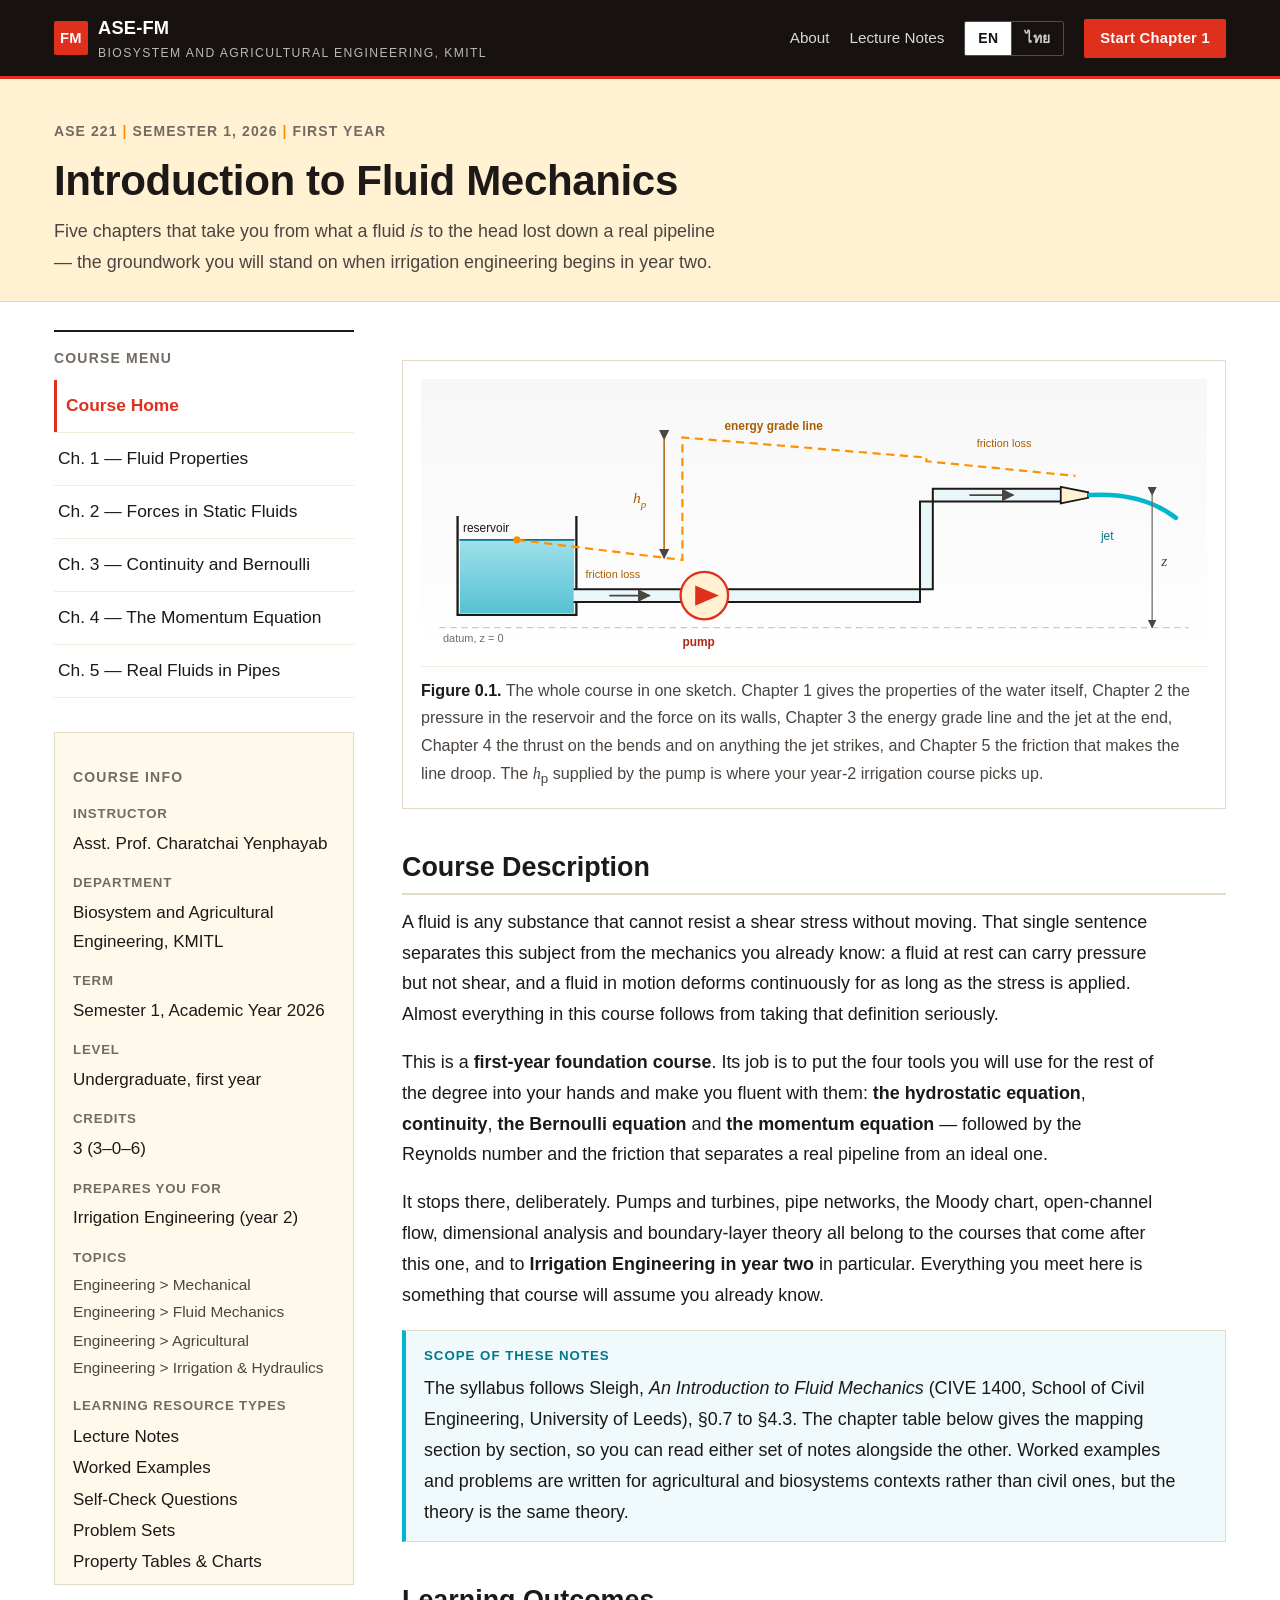
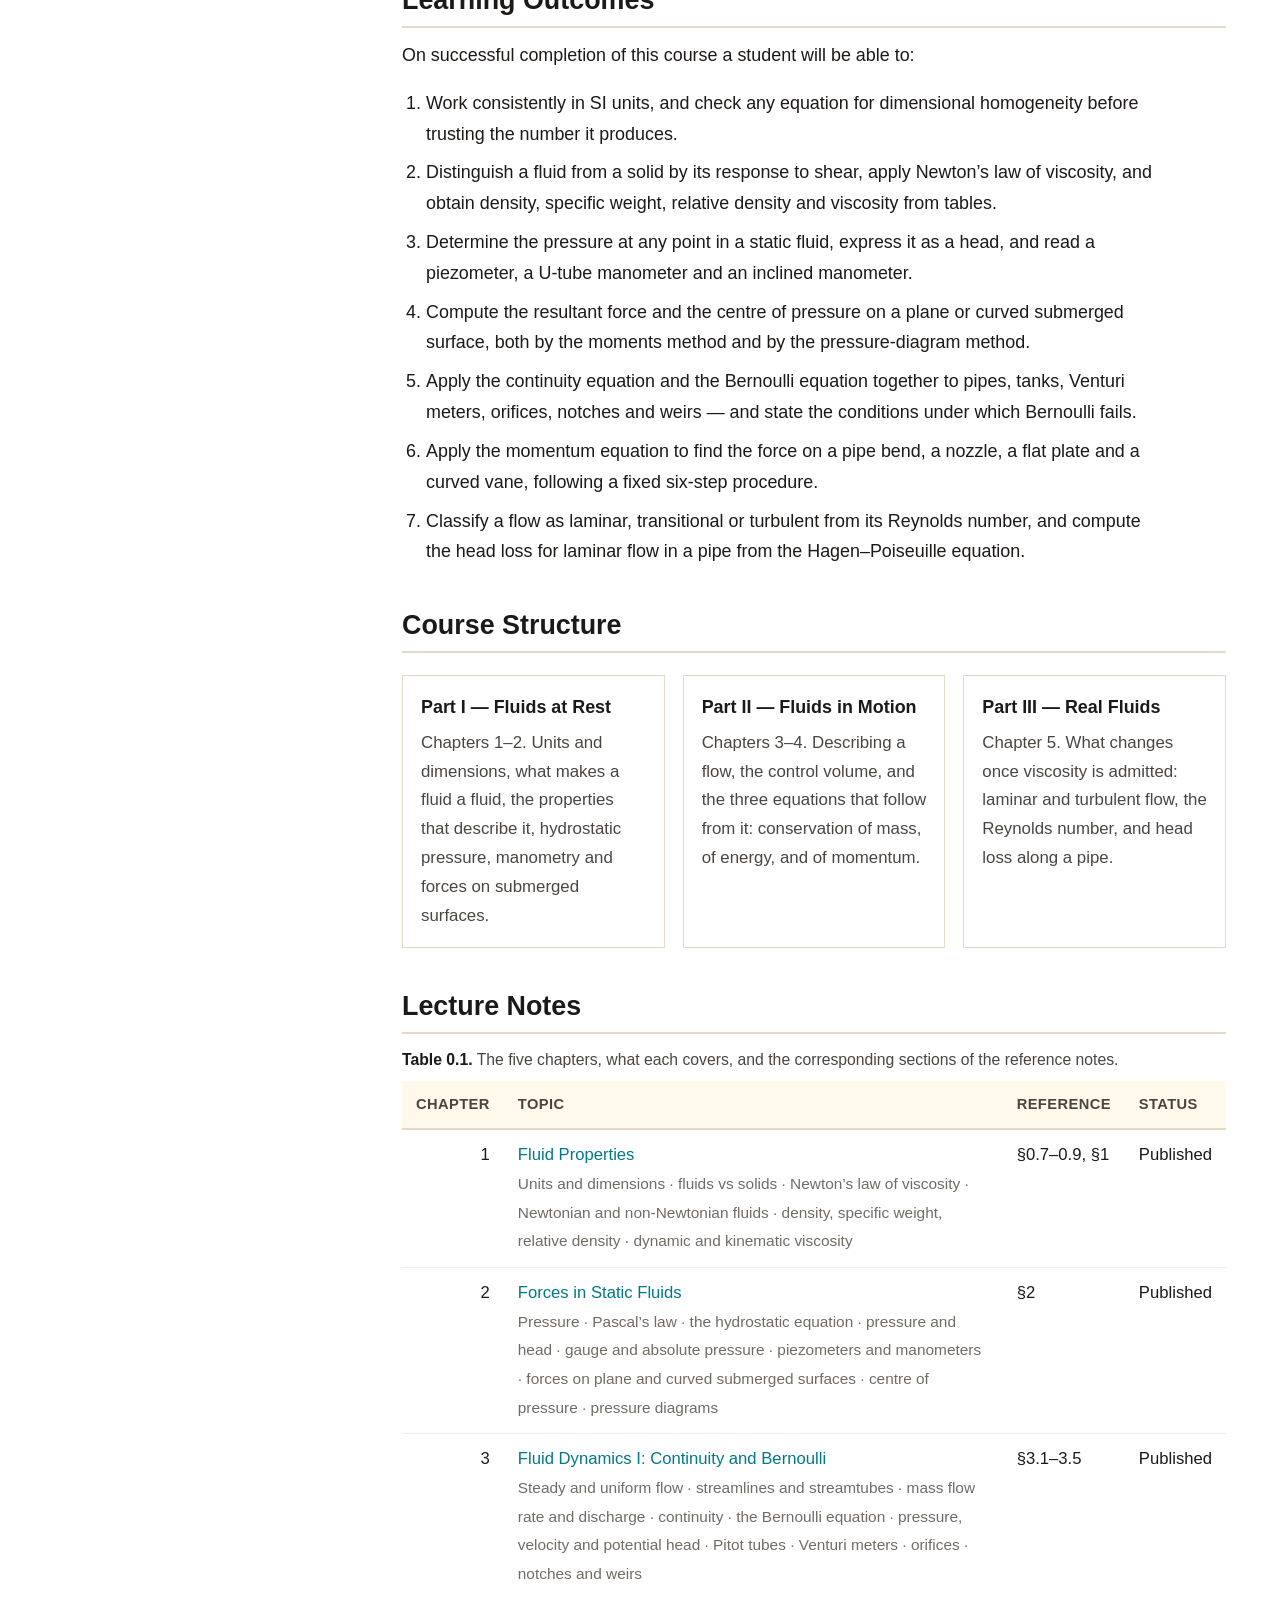
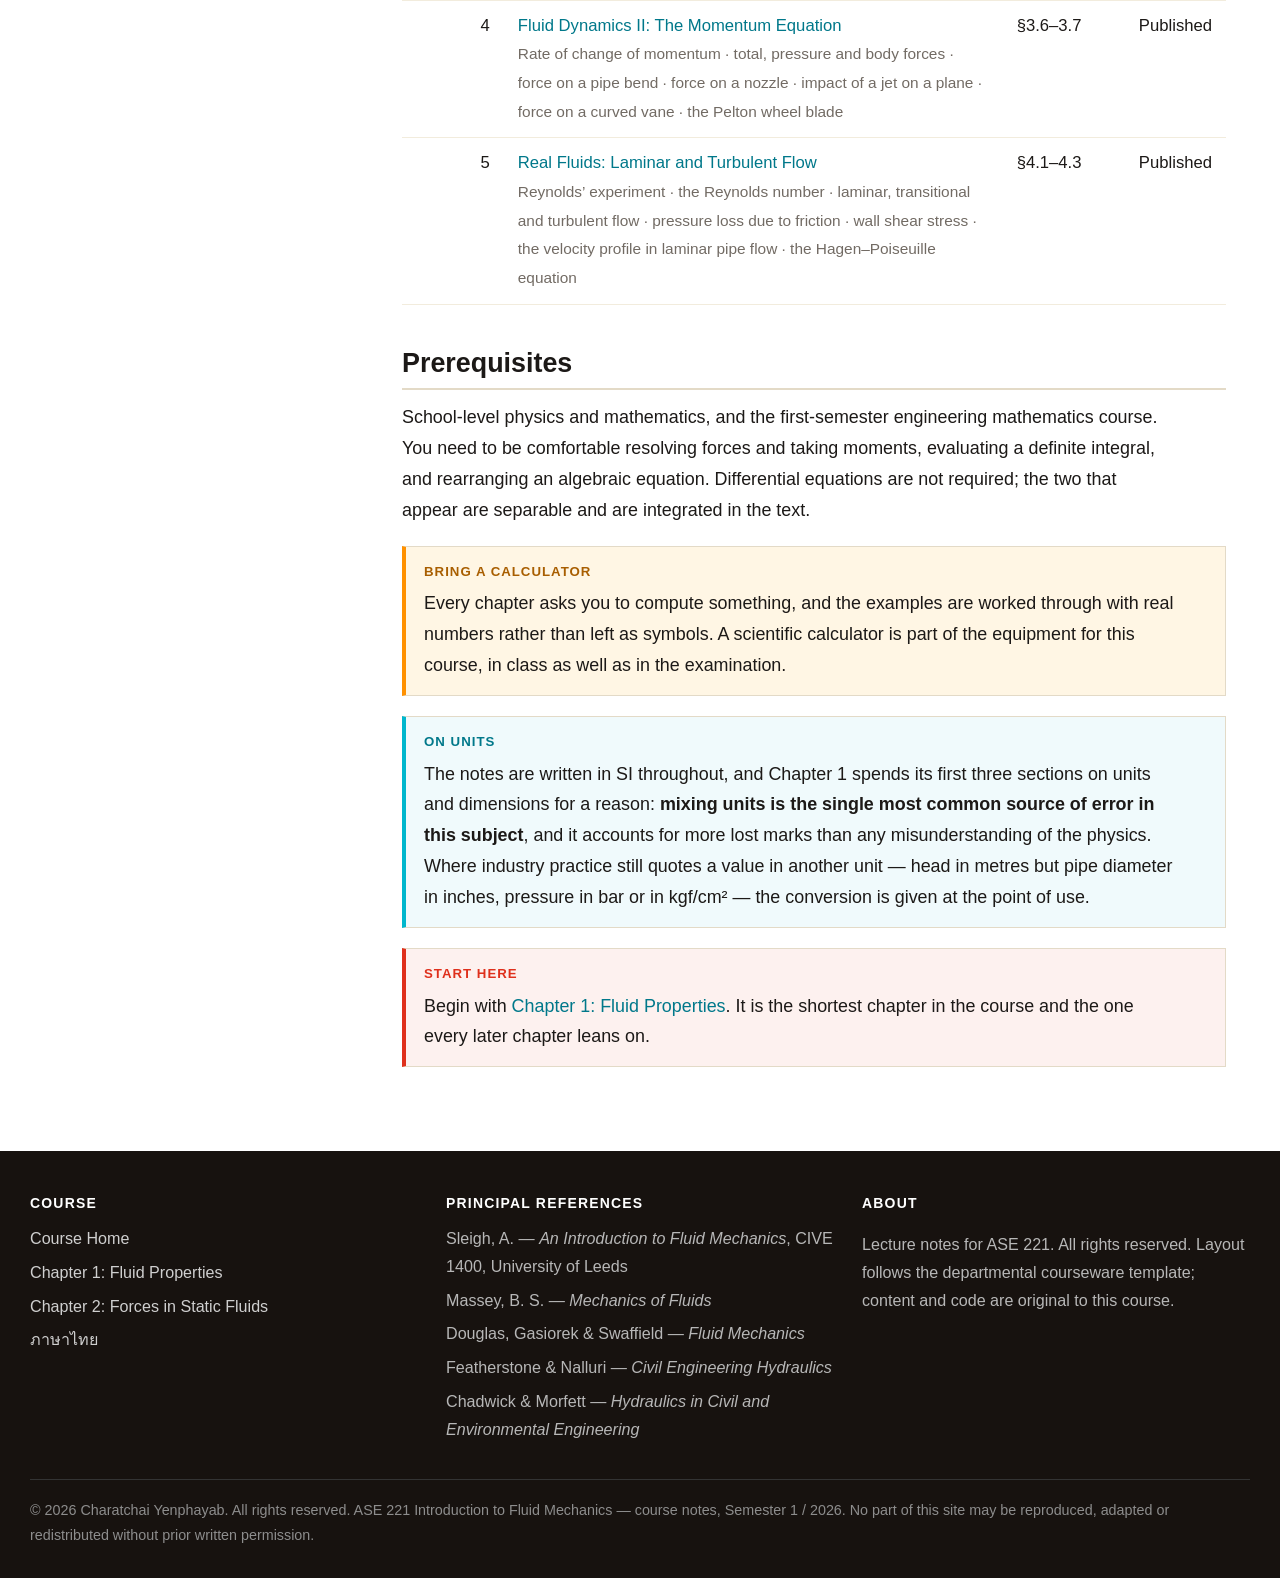
<file: index.html>
<!DOCTYPE html>
<html lang="en">
<head>
<meta charset="utf-8">
<meta name="viewport" content="width=device-width, initial-scale=1">
<title>ASE 221 | Introduction to Fluid Mechanics</title>
<meta name="description" content="A first-year introduction to fluid mechanics for agricultural and biosystems engineering: units and fluid properties, forces in static fluids, continuity and Bernoulli, the momentum equation, and laminar and turbulent flow in pipes.">
<link rel="stylesheet" href="style.css">
</head>
<body>

<header class="topbar">
  <div class="topbar-inner">
    <a class="logo" href="index.html">
      <span class="logo-mark">FM</span>
      <span class="logo-text">ASE-FM<small>Biosystem and Agricultural Engineering, KMITL</small></span>
    </a>
    <span class="topbar-spacer"></span>
    <nav class="topbar-nav">
      <a href="index.html">About</a>
      <a href="chapter1.html">Lecture Notes</a>
    </nav>
    <div class="lang-switch">
      <a href="index.html" class="active">EN</a>
      <a href="index-th.html" lang="th">ไทย</a>
    </div>
    <a class="btn-give" href="chapter1.html">Start Chapter 1</a>
  </div>
</header>

<div class="masthead">
  <div class="masthead-inner">
    <p class="eyebrow">ASE 221 <span>|</span> Semester 1, 2026 <span>|</span> First Year</p>
    <h1>Introduction to Fluid Mechanics</h1>
    <p class="tagline">Five chapters that take you from what a fluid <em>is</em> to the head lost down a
      real pipeline &mdash; the groundwork you will stand on when irrigation engineering begins in
      year&nbsp;two.</p>
  </div>
</div>

<div class="layout">

  <aside class="sidebar">
    <nav class="course-menu">
      <h2>Course Menu</h2>
      <ul>
        <li><a href="index.html" class="active">Course Home</a></li>
        <li><a href="chapter1.html">Ch.&nbsp;1 &mdash; Fluid Properties</a></li>
        <li><a href="chapter2.html">Ch.&nbsp;2 &mdash; Forces in Static Fluids</a></li>
        <li><a href="chapter3.html">Ch.&nbsp;3 &mdash; Continuity and Bernoulli</a></li>
        <li><a href="chapter4.html">Ch.&nbsp;4 &mdash; The Momentum Equation</a></li>
        <li><a href="chapter5.html">Ch.&nbsp;5 &mdash; Real Fluids in Pipes</a></li>
      </ul>
    </nav>

    <section class="course-info">
      <h2>Course Info</h2>
      <dl>
        <dt>Instructor</dt>
        <dd>Asst. Prof. Charatchai Yenphayab</dd>

        <dt>Department</dt>
        <dd>Biosystem and Agricultural Engineering, KMITL</dd>

        <dt>Term</dt>
        <dd>Semester 1, Academic Year 2026</dd>

        <dt>Level</dt>
        <dd>Undergraduate, first year</dd>

        <dt>Credits</dt>
        <dd>3 (3&ndash;0&ndash;6)</dd>

        <dt>Prepares You For</dt>
        <dd>Irrigation Engineering (year&nbsp;2)</dd>

        <dt>Topics</dt>
        <dd class="crumbs">Engineering &gt; Mechanical Engineering &gt; Fluid Mechanics</dd>
        <dd class="crumbs">Engineering &gt; Agricultural Engineering &gt; Irrigation &amp; Hydraulics</dd>

        <dt>Learning Resource Types</dt>
        <dd>
          <ul>
            <li>Lecture Notes</li>
            <li>Worked Examples</li>
            <li>Self-Check Questions</li>
            <li>Problem Sets</li>
            <li>Property Tables &amp; Charts</li>
          </ul>
        </dd>
      </dl>
    </section>
  </aside>

  <main class="content">

    <figure>
      <svg viewBox="0 0 860 300" role="img" aria-label="A pumped pipeline drawing from a reservoir and discharging through a nozzle, with the energy grade line drawn above it">
        <defs>
          <linearGradient id="sky" x1="0" y1="0" x2="0" y2="1">
            <stop offset="0" stop-color="#f7f7f7"/><stop offset="1" stop-color="#ffffff"/>
          </linearGradient>
          <linearGradient id="water" x1="0" y1="0" x2="0" y2="1">
            <stop offset="0" stop-color="#9fe0ea"/><stop offset="1" stop-color="#57c2d3"/>
          </linearGradient>
          <marker id="ar" viewBox="0 0 10 10" refX="9" refY="5" markerWidth="7" markerHeight="7" orient="auto">
            <path d="M0,0 L10,5 L0,10 z" fill="#4b4540"/>
          </marker>
        </defs>
        <rect x="0" y="0" width="860" height="300" fill="url(#sky)"/>

        <!-- datum -->
        <line x1="20" y1="272" x2="840" y2="272" stroke="#c9c9c9" stroke-width="1.5" stroke-dasharray="7 5"/>
        <text x="24" y="288" font-family="Segoe UI, Arial" font-size="12" fill="#726b64">datum, z = 0</text>

        <!-- reservoir -->
        <path d="M40,150 L40,258 L170,258 L170,150" fill="none" stroke="#1c1917" stroke-width="2.5"/>
        <rect x="42.5" y="176" width="125" height="80" fill="url(#water)"/>
        <line x1="42" y1="176" x2="168" y2="176" stroke="#00788A" stroke-width="2"/>
        <text x="46" y="167" font-family="Segoe UI, Arial" font-size="13" fill="#1c1917">reservoir</text>

        <!-- suction pipe -->
        <rect x="167" y="230" width="119" height="14" fill="#eaf7fa"/>
        <path d="M167,230 L286,230" stroke="#1c1917" stroke-width="2.2" fill="none"/>
        <path d="M167,244 L286,244" stroke="#1c1917" stroke-width="2.2" fill="none"/>

        <!-- discharge pipe: along, up, along -->
        <path d="M334,230 L560,230 L560,120 L700,120 L700,134 L546,134 L546,244 L334,244 z" fill="#eaf7fa"/>
        <path d="M334,230 L560,230 L560,120 L700,120" fill="none" stroke="#1c1917" stroke-width="2.2"/>
        <path d="M334,244 L546,244 L546,134 L700,134" fill="none" stroke="#1c1917" stroke-width="2.2"/>

        <!-- pump -->
        <circle cx="310" cy="237" r="26" fill="#FFF1D1" stroke="#DF301C" stroke-width="2.5"/>
        <path d="M300,226 L326,237 L300,248 z" fill="#DF301C"/>
        <text x="286" y="292" font-family="Segoe UI, Arial" font-size="13" fill="#B22616" font-weight="700">pump</text>

        <!-- nozzle and jet -->
        <path d="M700,118 L730,124 L730,130 L700,136 z" fill="#FFF1D1" stroke="#1c1917" stroke-width="2"/>
        <path d="M732,127 Q790,124 826,152" fill="none" stroke="#00B7CD" stroke-width="5" stroke-linecap="round"/>
        <text x="744" y="176" font-family="Segoe UI, Arial" font-size="13" fill="#00788A">jet</text>

        <!-- flow arrows -->
        <line x1="206" y1="237" x2="250" y2="237" stroke="#4b4540" stroke-width="2" marker-end="url(#ar)"/>
        <line x1="600" y1="127" x2="648" y2="127" stroke="#4b4540" stroke-width="2" marker-end="url(#ar)"/>

        <!-- energy grade line -->
        <path d="M105,176 L286,198 L286,64 L553,86 L553,90 L716,106" fill="none"
              stroke="#FF9100" stroke-width="2.4" stroke-dasharray="9 6"/>
        <circle cx="105" cy="176" r="4" fill="#FF9100"/>
        <text x="332" y="56" font-family="Segoe UI, Arial" font-size="13" fill="#A85E00" font-weight="700">energy grade line</text>
        <text x="180" y="218" font-family="Segoe UI, Arial" font-size="12" fill="#A85E00">friction loss</text>
        <text x="608" y="74" font-family="Segoe UI, Arial" font-size="12" fill="#A85E00">friction loss</text>

        <!-- pump head bracket -->
        <line x1="266" y1="66" x2="266" y2="196" stroke="#A85E00" stroke-width="1.6" marker-end="url(#ar)" marker-start="url(#ar)"/>
        <text x="232" y="136" font-family="Cambria, Georgia, serif" font-size="17" fill="#A85E00" font-style="italic">h<tspan font-size="12" dy="5">p</tspan></text>

        <!-- elevation bracket -->
        <line x1="800" y1="127" x2="800" y2="272" stroke="#726b64" stroke-width="1.4" marker-end="url(#ar)" marker-start="url(#ar)"/>
        <text x="810" y="205" font-family="Cambria, Georgia, serif" font-size="17" fill="#4b4540" font-style="italic">z</text>
      </svg>
      <figcaption><b>Figure 0.1.</b> The whole course in one sketch. Chapter&nbsp;1 gives the properties of
        the water itself, Chapter&nbsp;2 the pressure in the reservoir and the force on its walls,
        Chapter&nbsp;3 the energy grade line and the jet at the end, Chapter&nbsp;4 the thrust on the bends
        and on anything the jet strikes, and Chapter&nbsp;5 the friction that makes the line droop. The
        <var>h</var><sub>p</sub> supplied by the pump is where your year-2 irrigation course picks up.</figcaption>
    </figure>

    <h2>Course Description</h2>
    <p>A fluid is any substance that cannot resist a shear stress without moving. That single sentence
      separates this subject from the mechanics you already know: a fluid at rest can carry pressure but not
      shear, and a fluid in motion deforms continuously for as long as the stress is applied. Almost
      everything in this course follows from taking that definition seriously.</p>

    <p>This is a <b>first-year foundation course</b>. Its job is to put the four tools you will use for the
      rest of the degree into your hands and make you fluent with them: <b>the hydrostatic equation</b>,
      <b>continuity</b>, <b>the Bernoulli equation</b> and <b>the momentum equation</b> &mdash; followed by
      the Reynolds number and the friction that separates a real pipeline from an ideal one.</p>

    <p>It stops there, deliberately. Pumps and turbines, pipe networks, the Moody chart, open-channel flow,
      dimensional analysis and boundary-layer theory all belong to the courses that come after this one,
      and to <b>Irrigation Engineering in year&nbsp;two</b> in particular. Everything you meet here is
      something that course will assume you already know.</p>

    <div class="callout">
      <span class="label">Scope of these notes</span>
      <p>The syllabus follows Sleigh, <em>An Introduction to Fluid Mechanics</em> (CIVE&nbsp;1400, School of
        Civil Engineering, University of Leeds), &sect;0.7 to &sect;4.3. The chapter table below gives the
        mapping section by section, so you can read either set of notes alongside the other. Worked
        examples and problems are written for agricultural and biosystems contexts rather than civil ones,
        but the theory is the same theory.</p>
    </div>

    <h2>Learning Outcomes</h2>
    <p>On successful completion of this course a student will be able to:</p>
    <ol>
      <li>Work consistently in SI units, and check any equation for dimensional homogeneity before
        trusting the number it produces.</li>
      <li>Distinguish a fluid from a solid by its response to shear, apply Newton&rsquo;s law of viscosity,
        and obtain density, specific weight, relative density and viscosity from tables.</li>
      <li>Determine the pressure at any point in a static fluid, express it as a head, and read a
        piezometer, a U-tube manometer and an inclined manometer.</li>
      <li>Compute the resultant force and the centre of pressure on a plane or curved submerged surface,
        both by the moments method and by the pressure-diagram method.</li>
      <li>Apply the continuity equation and the Bernoulli equation together to pipes, tanks, Venturi
        meters, orifices, notches and weirs &mdash; and state the conditions under which Bernoulli
        fails.</li>
      <li>Apply the momentum equation to find the force on a pipe bend, a nozzle, a flat plate and a curved
        vane, following a fixed six-step procedure.</li>
      <li>Classify a flow as laminar, transitional or turbulent from its Reynolds number, and compute the
        head loss for laminar flow in a pipe from the Hagen&ndash;Poiseuille equation.</li>
    </ol>

    <h2>Course Structure</h2>
    <div class="cards">
      <div class="card">
        <h3>Part I &mdash; Fluids at Rest</h3>
        <p>Chapters 1&ndash;2. Units and dimensions, what makes a fluid a fluid, the properties that
          describe it, hydrostatic pressure, manometry and forces on submerged surfaces.</p>
      </div>
      <div class="card">
        <h3>Part II &mdash; Fluids in Motion</h3>
        <p>Chapters 3&ndash;4. Describing a flow, the control volume, and the three equations that follow
          from it: conservation of mass, of energy, and of momentum.</p>
      </div>
      <div class="card">
        <h3>Part III &mdash; Real Fluids</h3>
        <p>Chapter 5. What changes once viscosity is admitted: laminar and turbulent flow, the Reynolds
          number, and head loss along a pipe.</p>
      </div>
    </div>

    <h2>Lecture Notes</h2>
    <div class="table-wrap">
      <table>
        <caption><b>Table 0.1.</b> The five chapters, what each covers, and the corresponding sections of
          the reference notes.</caption>
        <thead>
          <tr><th class="num">Chapter</th><th>Topic</th><th>Reference</th><th>Status</th></tr>
        </thead>
        <tbody>
          <tr>
            <td class="num">1</td>
            <td><a href="chapter1.html">Fluid Properties</a><br>
              <span class="units">Units and dimensions &middot; fluids vs solids &middot; Newton&rsquo;s law of viscosity &middot; Newtonian and non-Newtonian fluids &middot; density, specific weight, relative density &middot; dynamic and kinematic viscosity</span></td>
            <td>&sect;0.7&ndash;0.9, &sect;1</td>
            <td>Published</td>
          </tr>
          <tr>
            <td class="num">2</td>
            <td><a href="chapter2.html">Forces in Static Fluids</a><br>
              <span class="units">Pressure &middot; Pascal&rsquo;s law &middot; the hydrostatic equation &middot; pressure and head &middot; gauge and absolute pressure &middot; piezometers and manometers &middot; forces on plane and curved submerged surfaces &middot; centre of pressure &middot; pressure diagrams</span></td>
            <td>&sect;2</td>
            <td>Published</td>
          </tr>
          <tr>
            <td class="num">3</td>
            <td><a href="chapter3.html">Fluid Dynamics I: Continuity and Bernoulli</a><br>
              <span class="units">Steady and uniform flow &middot; streamlines and streamtubes &middot; mass flow rate and discharge &middot; continuity &middot; the Bernoulli equation &middot; pressure, velocity and potential head &middot; Pitot tubes &middot; Venturi meters &middot; orifices &middot; notches and weirs</span></td>
            <td>&sect;3.1&ndash;3.5</td>
            <td>Published</td>
          </tr>
          <tr>
            <td class="num">4</td>
            <td><a href="chapter4.html">Fluid Dynamics II: The Momentum Equation</a><br>
              <span class="units">Rate of change of momentum &middot; total, pressure and body forces &middot; force on a pipe bend &middot; force on a nozzle &middot; impact of a jet on a plane &middot; force on a curved vane &middot; the Pelton wheel blade</span></td>
            <td>&sect;3.6&ndash;3.7</td>
            <td>Published</td>
          </tr>
          <tr>
            <td class="num">5</td>
            <td><a href="chapter5.html">Real Fluids: Laminar and Turbulent Flow</a><br>
              <span class="units">Reynolds&rsquo; experiment &middot; the Reynolds number &middot; laminar, transitional and turbulent flow &middot; pressure loss due to friction &middot; wall shear stress &middot; the velocity profile in laminar pipe flow &middot; the Hagen&ndash;Poiseuille equation</span></td>
            <td>&sect;4.1&ndash;4.3</td>
            <td>Published</td>
          </tr>
        </tbody>
      </table>
    </div>

    <h2>Prerequisites</h2>
    <p>School-level physics and mathematics, and the first-semester engineering mathematics course.
      You need to be comfortable resolving forces and taking moments, evaluating a definite integral, and
      rearranging an algebraic equation. Differential equations are not required; the two that appear are
      separable and are integrated in the text.</p>

    <div class="callout warn">
      <span class="label">Bring a calculator</span>
      <p>Every chapter asks you to compute something, and the examples are worked through with real numbers
        rather than left as symbols. A scientific calculator is part of the equipment for this course, in
        class as well as in the examination.</p>
    </div>

    <div class="callout">
      <span class="label">On units</span>
      <p>The notes are written in SI throughout, and Chapter&nbsp;1 spends its first three sections on units
        and dimensions for a reason: <b>mixing units is the single most common source of error in this
        subject</b>, and it accounts for more lost marks than any misunderstanding of the physics. Where
        industry practice still quotes a value in another unit &mdash; head in metres but pipe diameter in
        inches, pressure in bar or in kgf/cm&sup2; &mdash; the conversion is given at the point of use.</p>
    </div>

    <div class="callout rule">
      <span class="label">Start here</span>
      <p>Begin with <a href="chapter1.html">Chapter 1: Fluid Properties</a>. It is the shortest chapter in
        the course and the one every later chapter leans on.</p>
    </div>

  </main>
</div>

<footer class="site-footer">
  <div class="footer-inner">
    <div>
      <h3>Course</h3>
      <ul>
        <li><a href="index.html">Course Home</a></li>
        <li><a href="chapter1.html">Chapter 1: Fluid Properties</a></li>
        <li><a href="chapter2.html">Chapter 2: Forces in Static Fluids</a></li>
        <li><a href="index-th.html" lang="th">ภาษาไทย</a></li>
      </ul>
    </div>
    <div>
      <h3>Principal References</h3>
      <ul>
        <li>Sleigh, A. &mdash; <em>An Introduction to Fluid Mechanics</em>, CIVE 1400, University of Leeds</li>
        <li>Massey, B. S. &mdash; <em>Mechanics of Fluids</em></li>
        <li>Douglas, Gasiorek &amp; Swaffield &mdash; <em>Fluid Mechanics</em></li>
        <li>Featherstone &amp; Nalluri &mdash; <em>Civil Engineering Hydraulics</em></li>
        <li>Chadwick &amp; Morfett &mdash; <em>Hydraulics in Civil and Environmental Engineering</em></li>
      </ul>
    </div>
    <div>
      <h3>About</h3>
      <p>Lecture notes for ASE 221. All rights reserved. Layout follows the departmental courseware
        template; content and code are original to this course.</p>
    </div>
  </div>
  <div class="footer-bottom">
    &copy; 2026 Charatchai Yenphayab. All rights reserved. ASE 221 Introduction to Fluid Mechanics &mdash;
    course notes, Semester 1 / 2026. No part of this site may be reproduced, adapted or redistributed
    without prior written permission.
  </div>
</footer>

<script src="lang.js"></script>
</body>
</html>
</file>
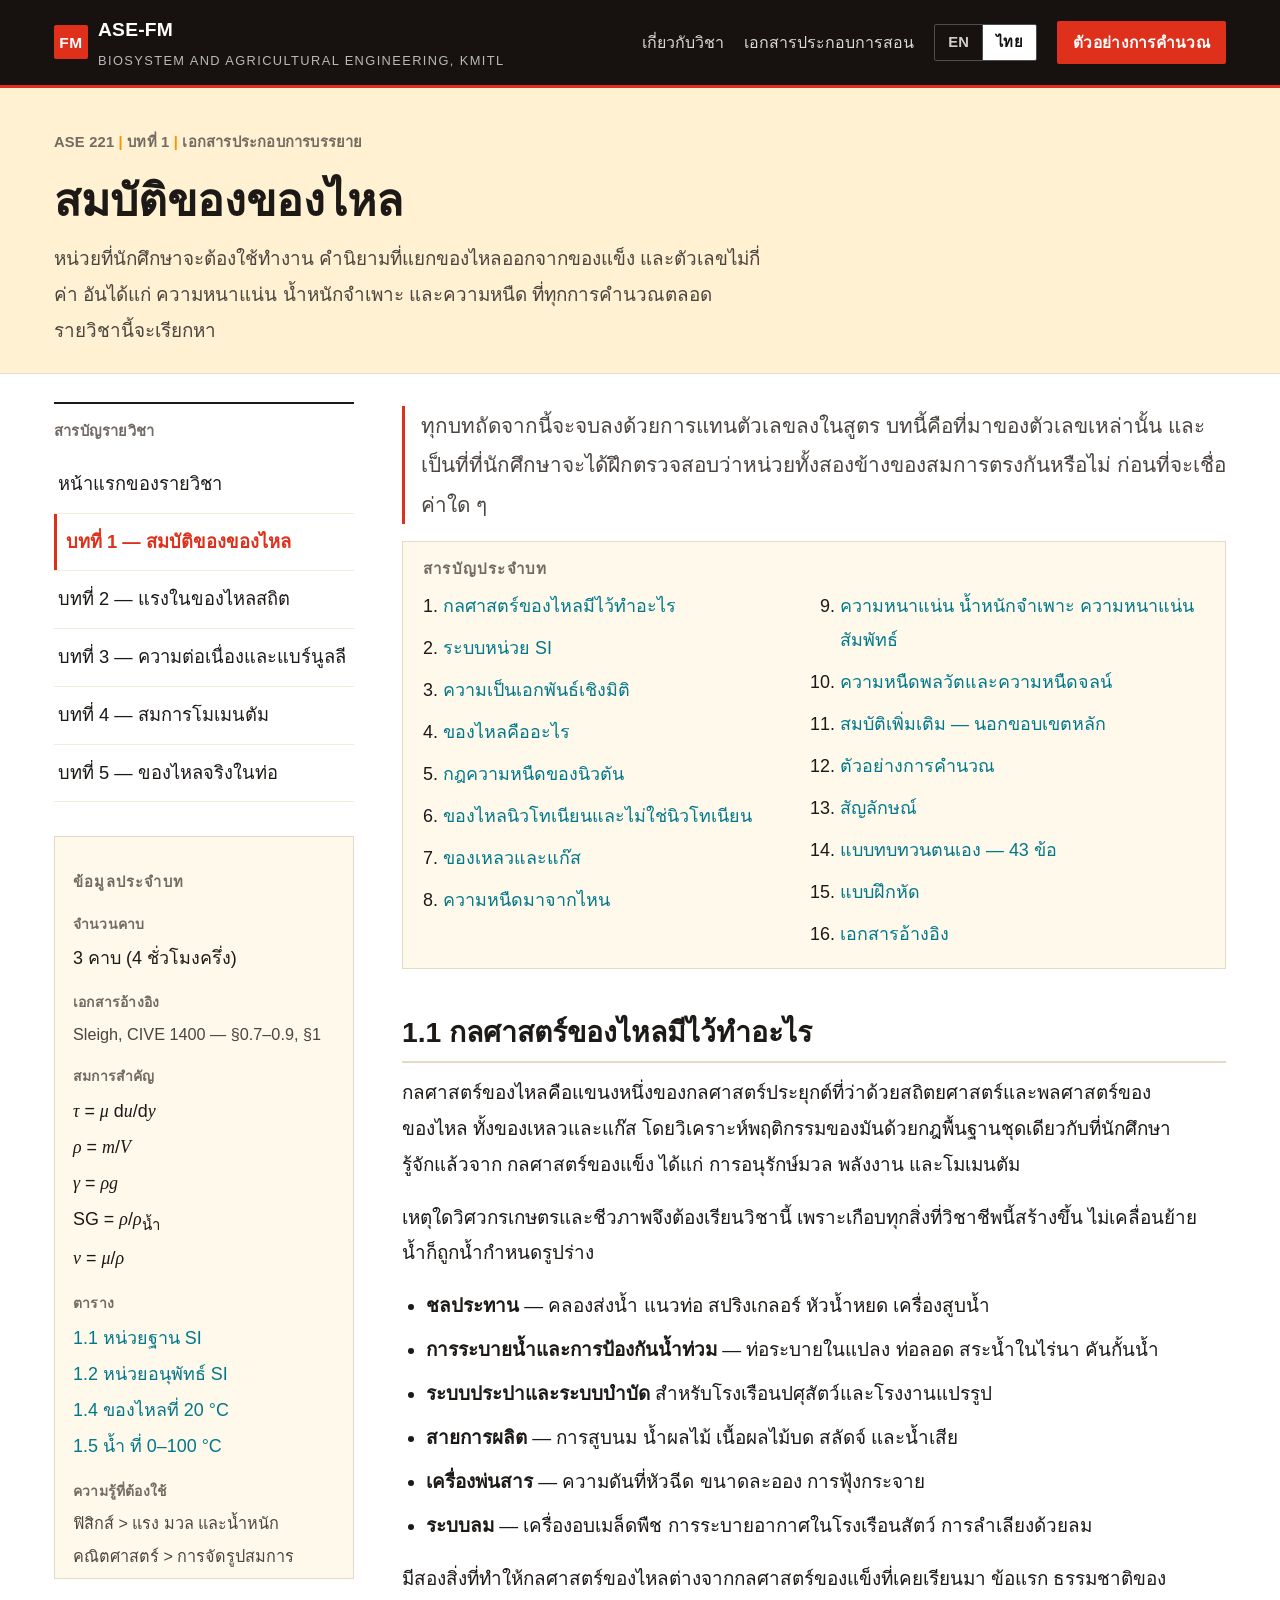
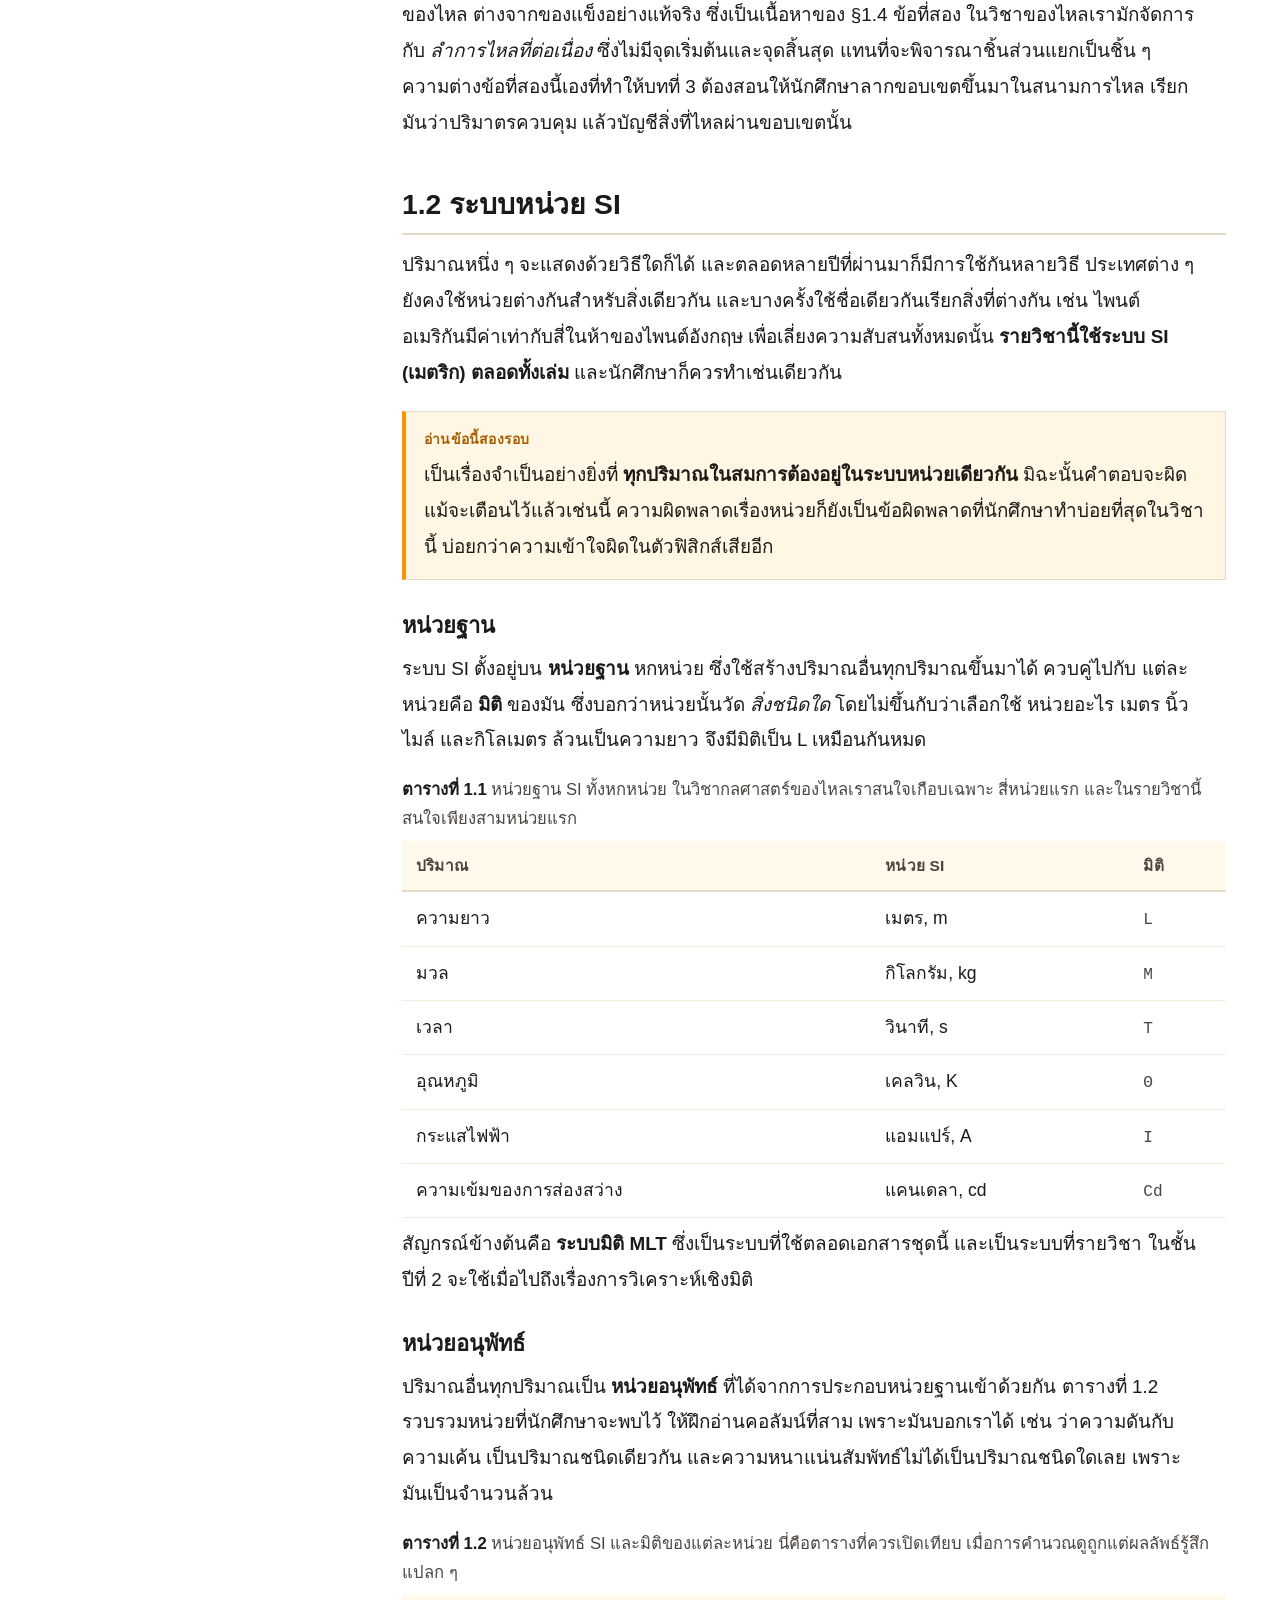
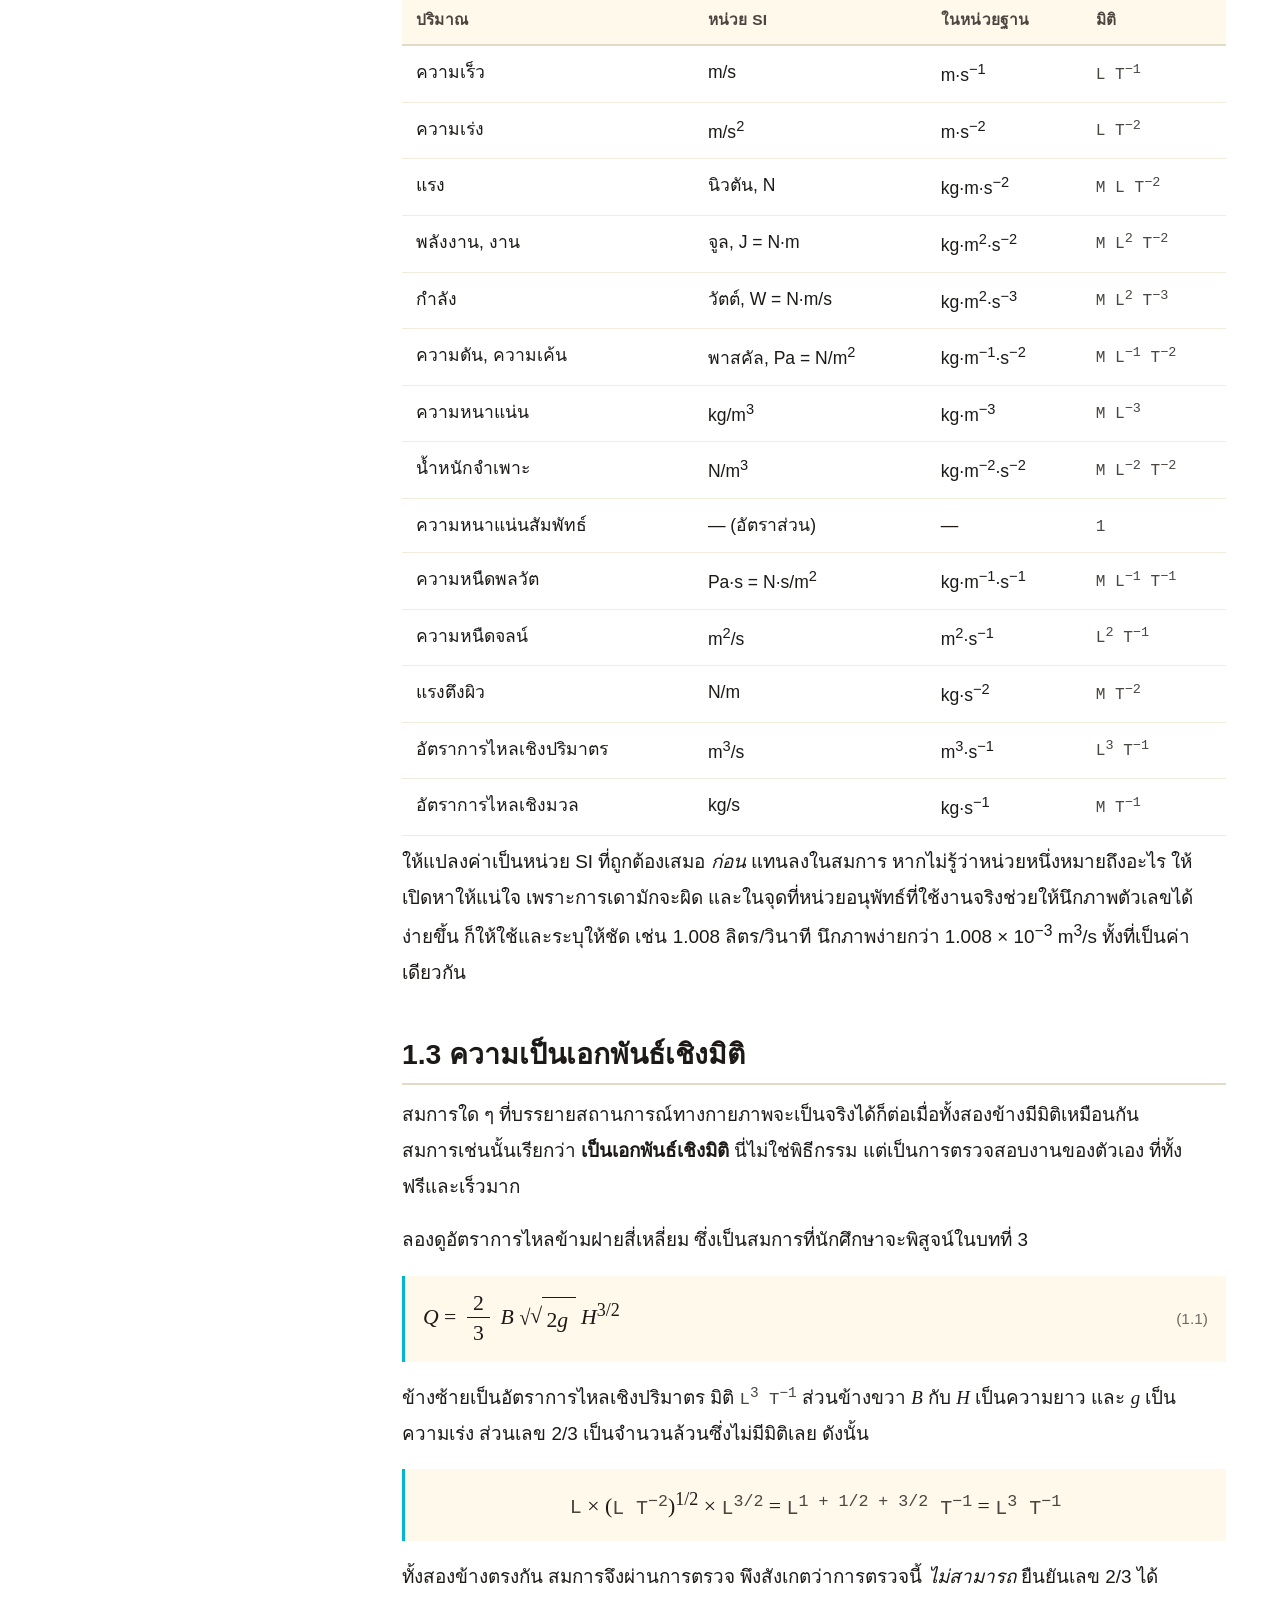
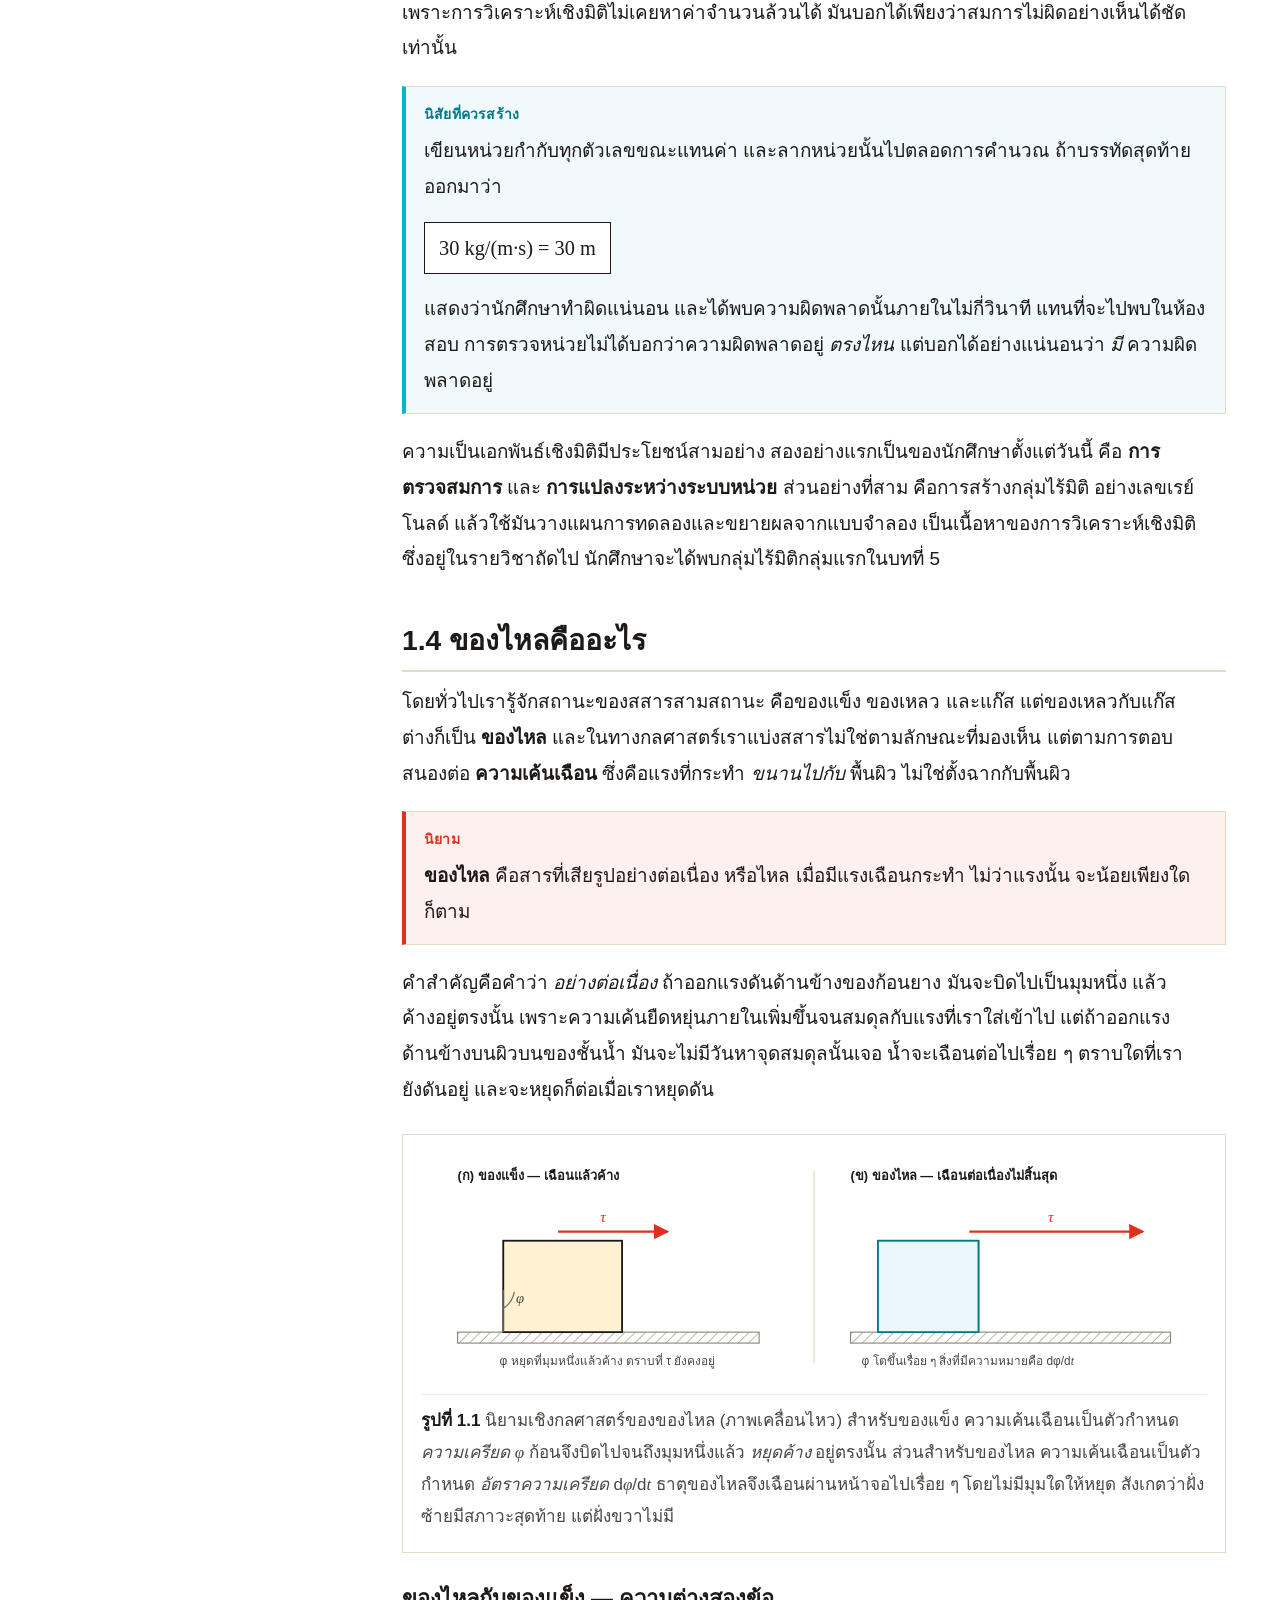
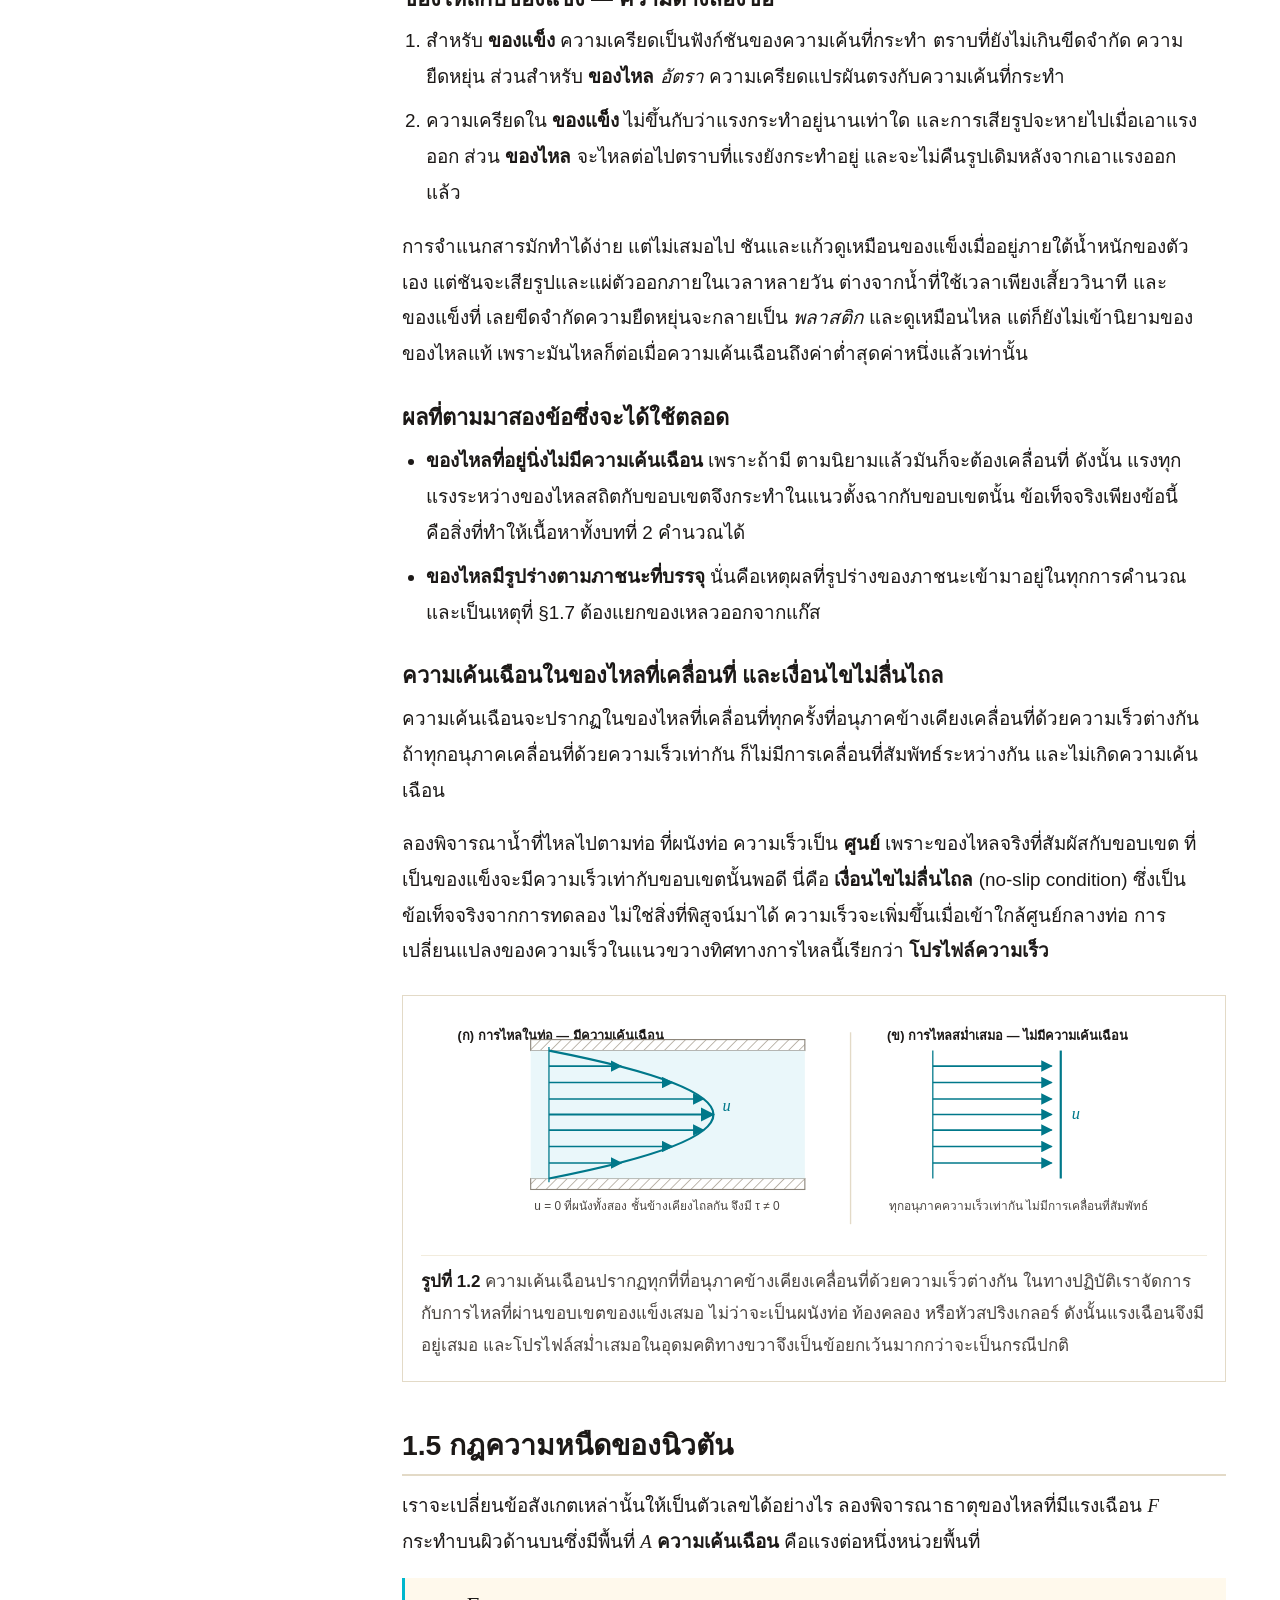
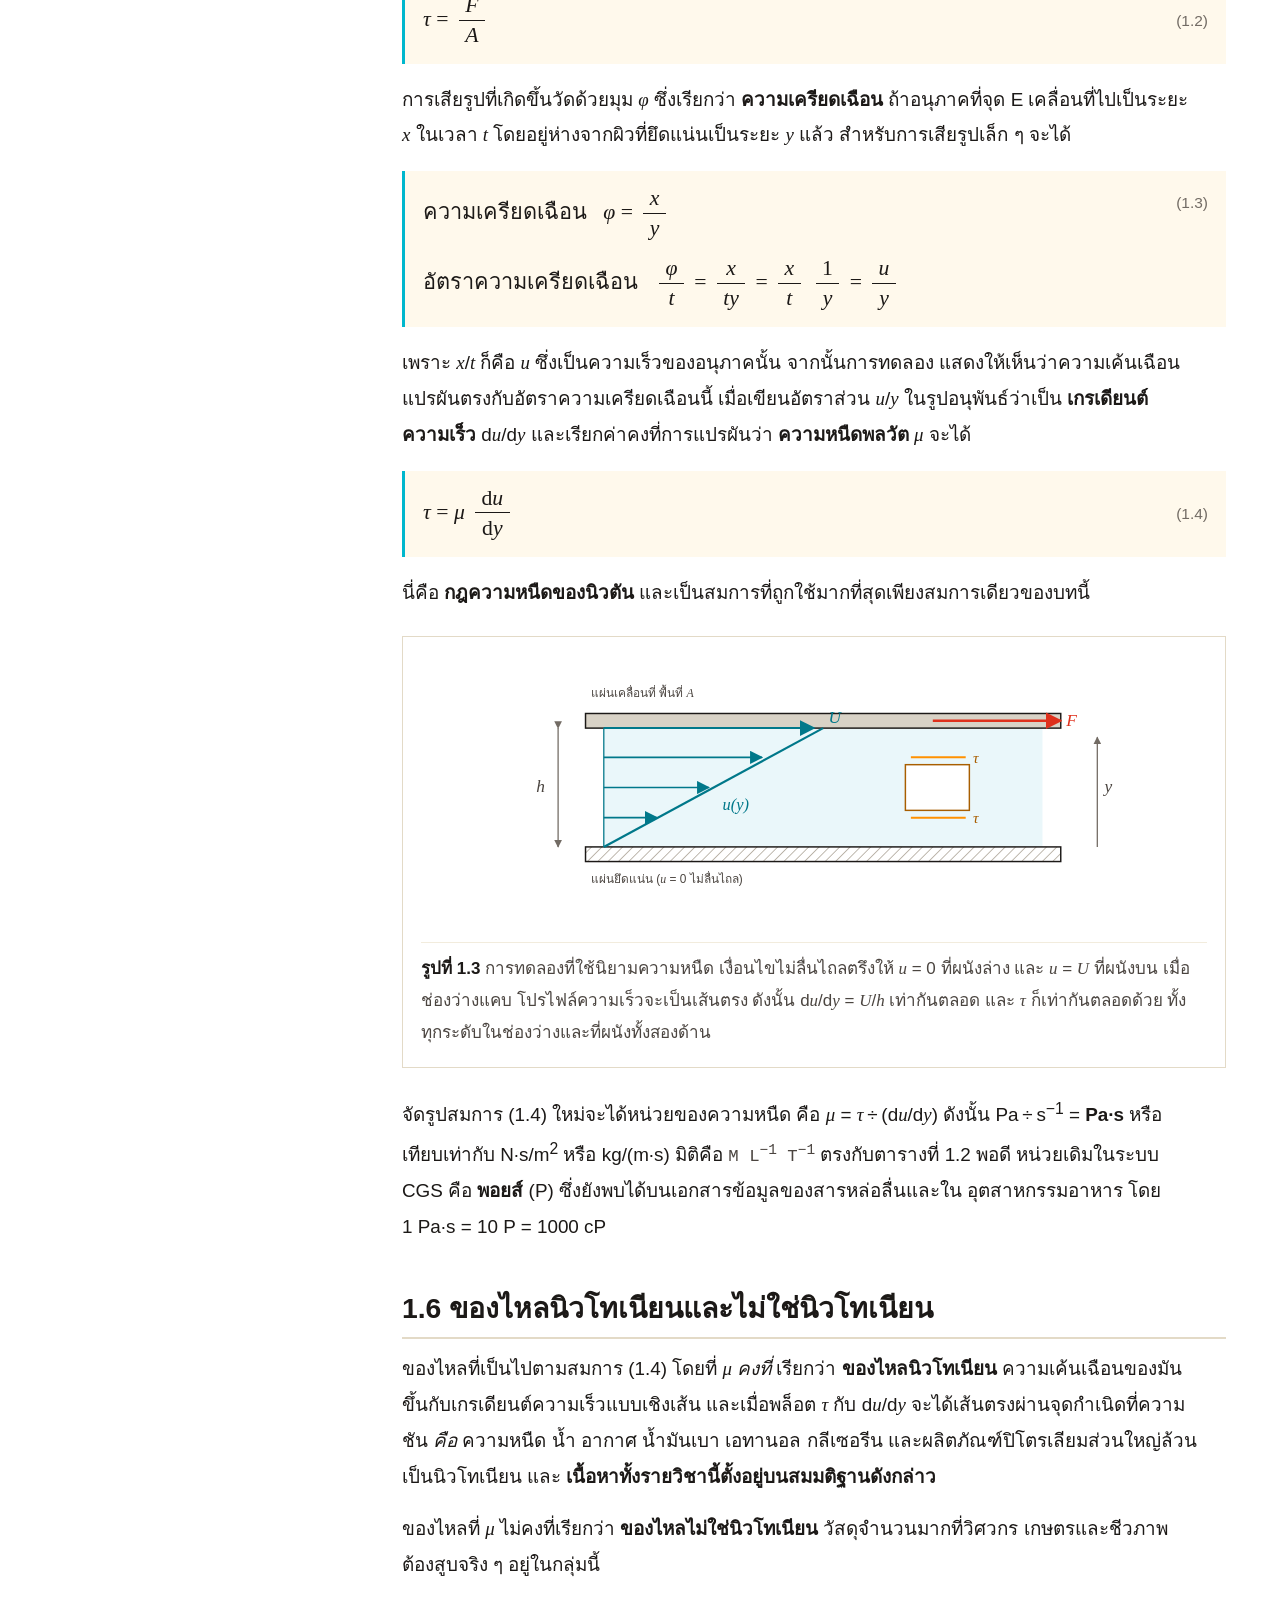
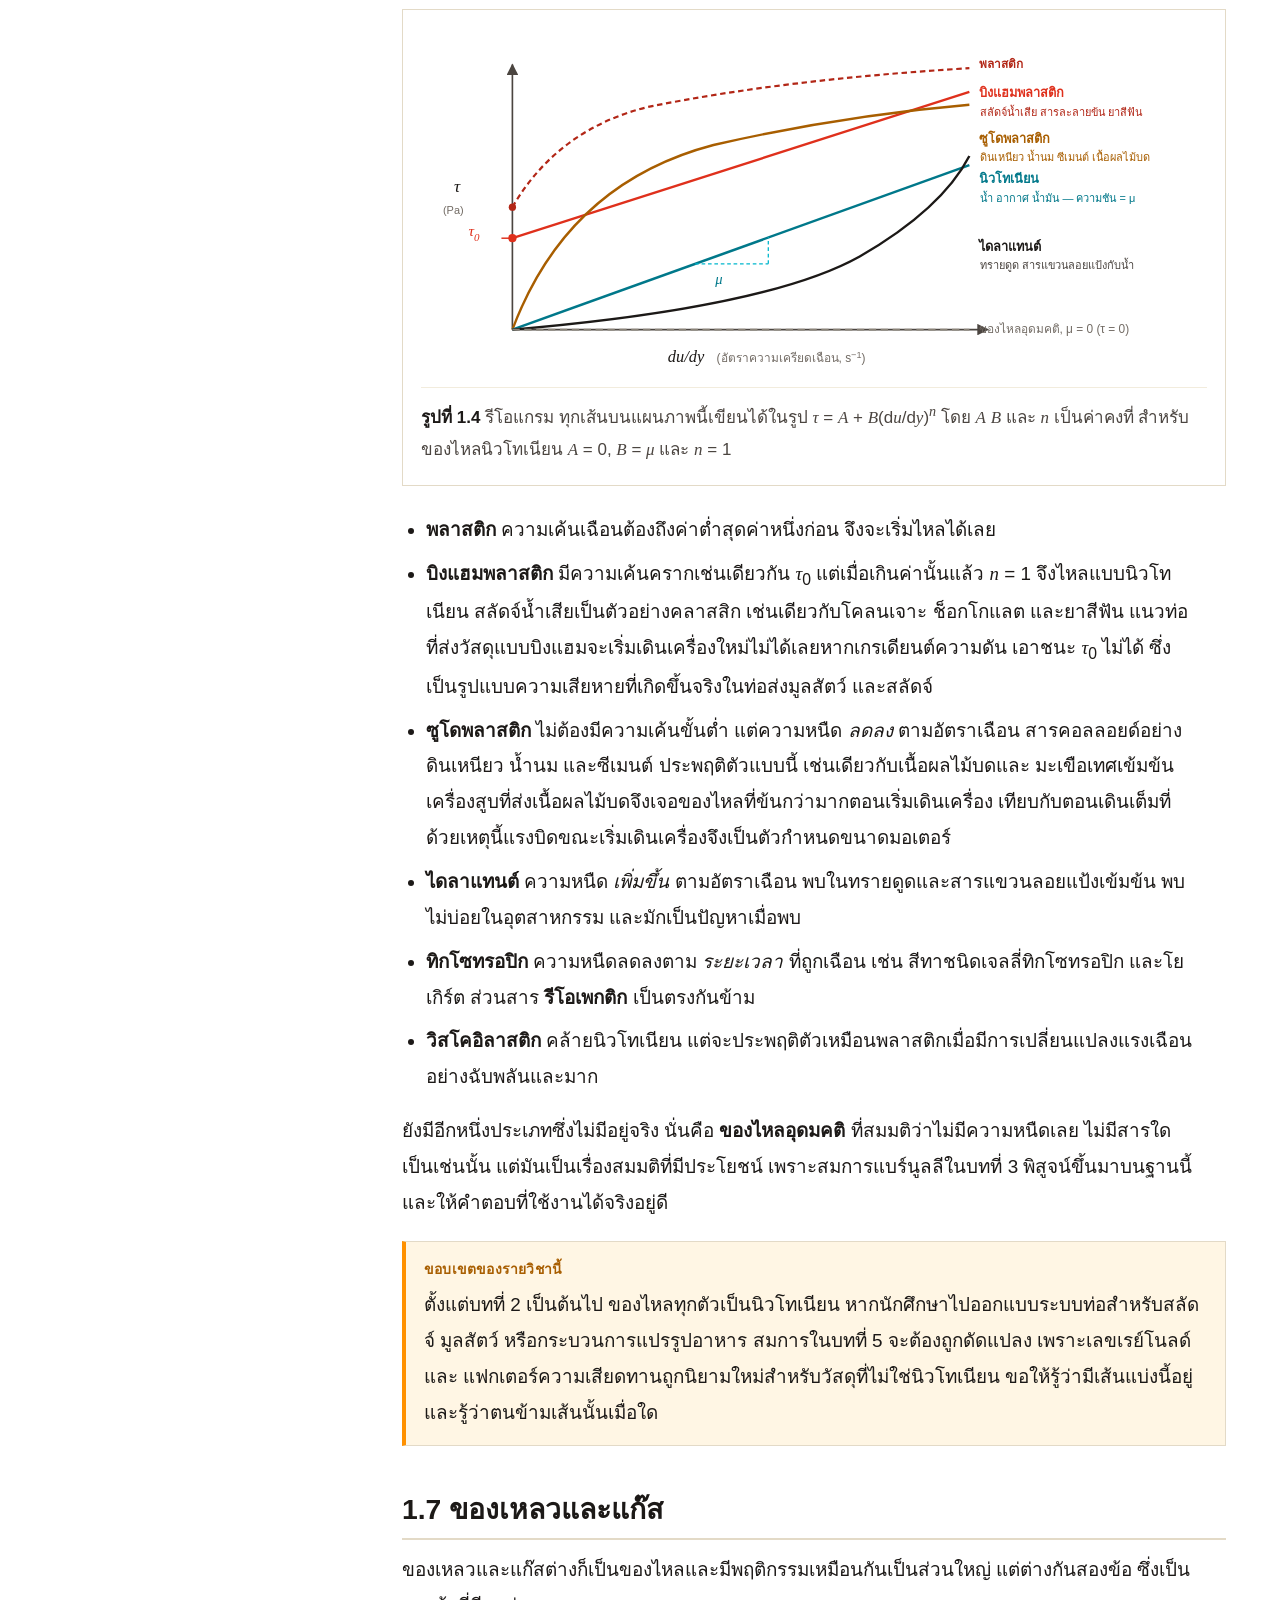
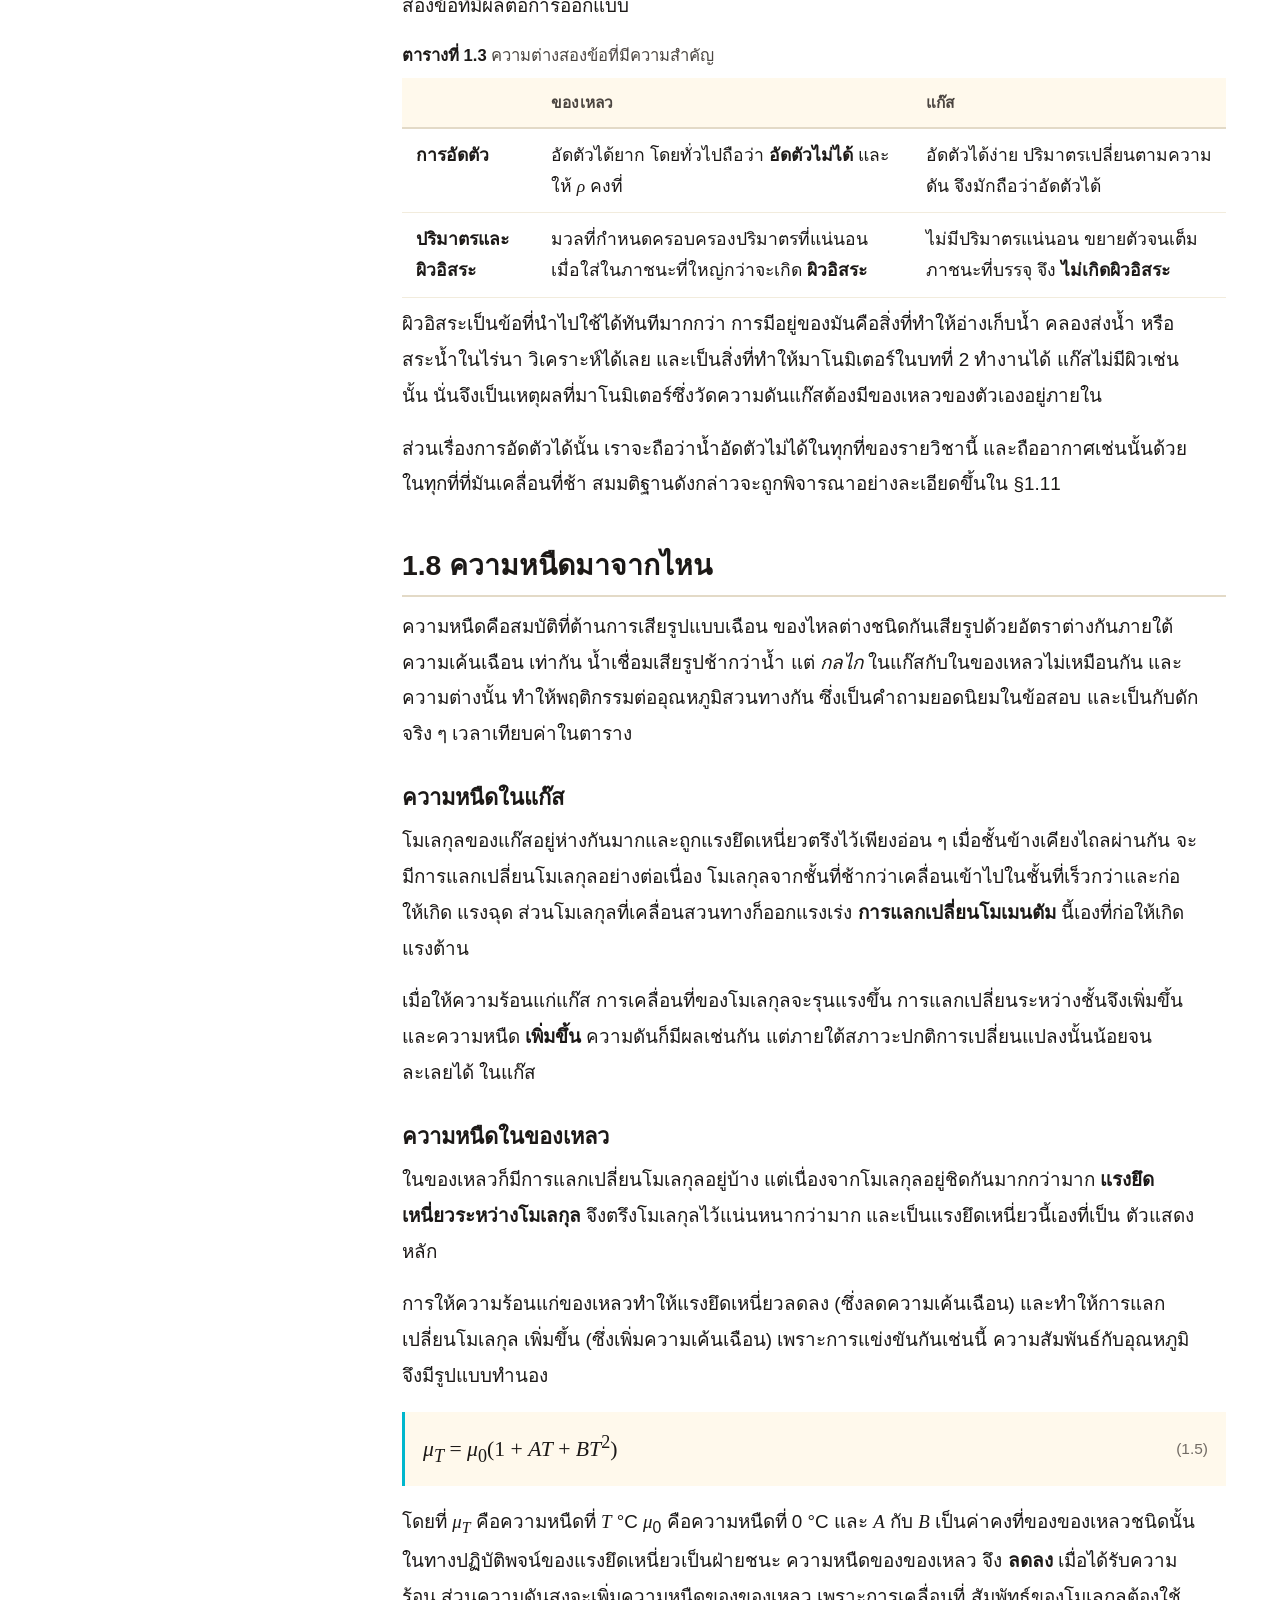
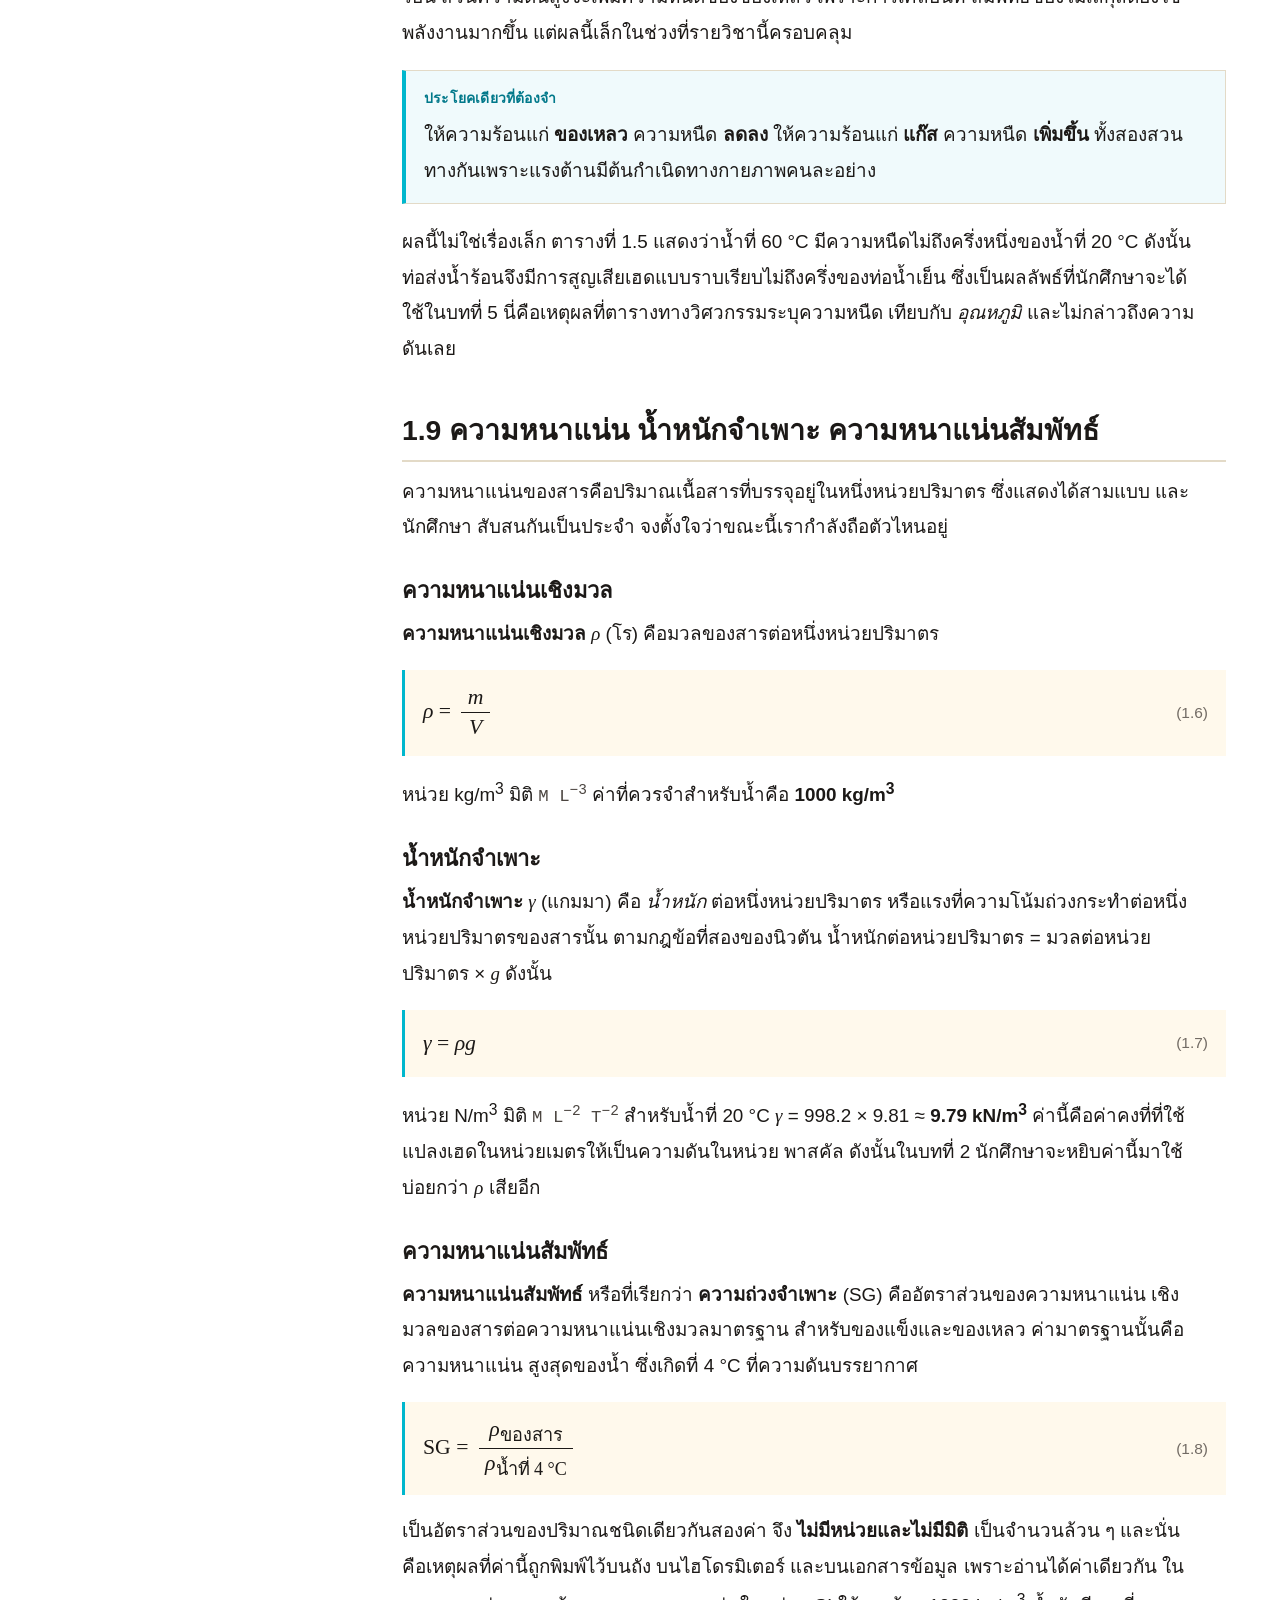
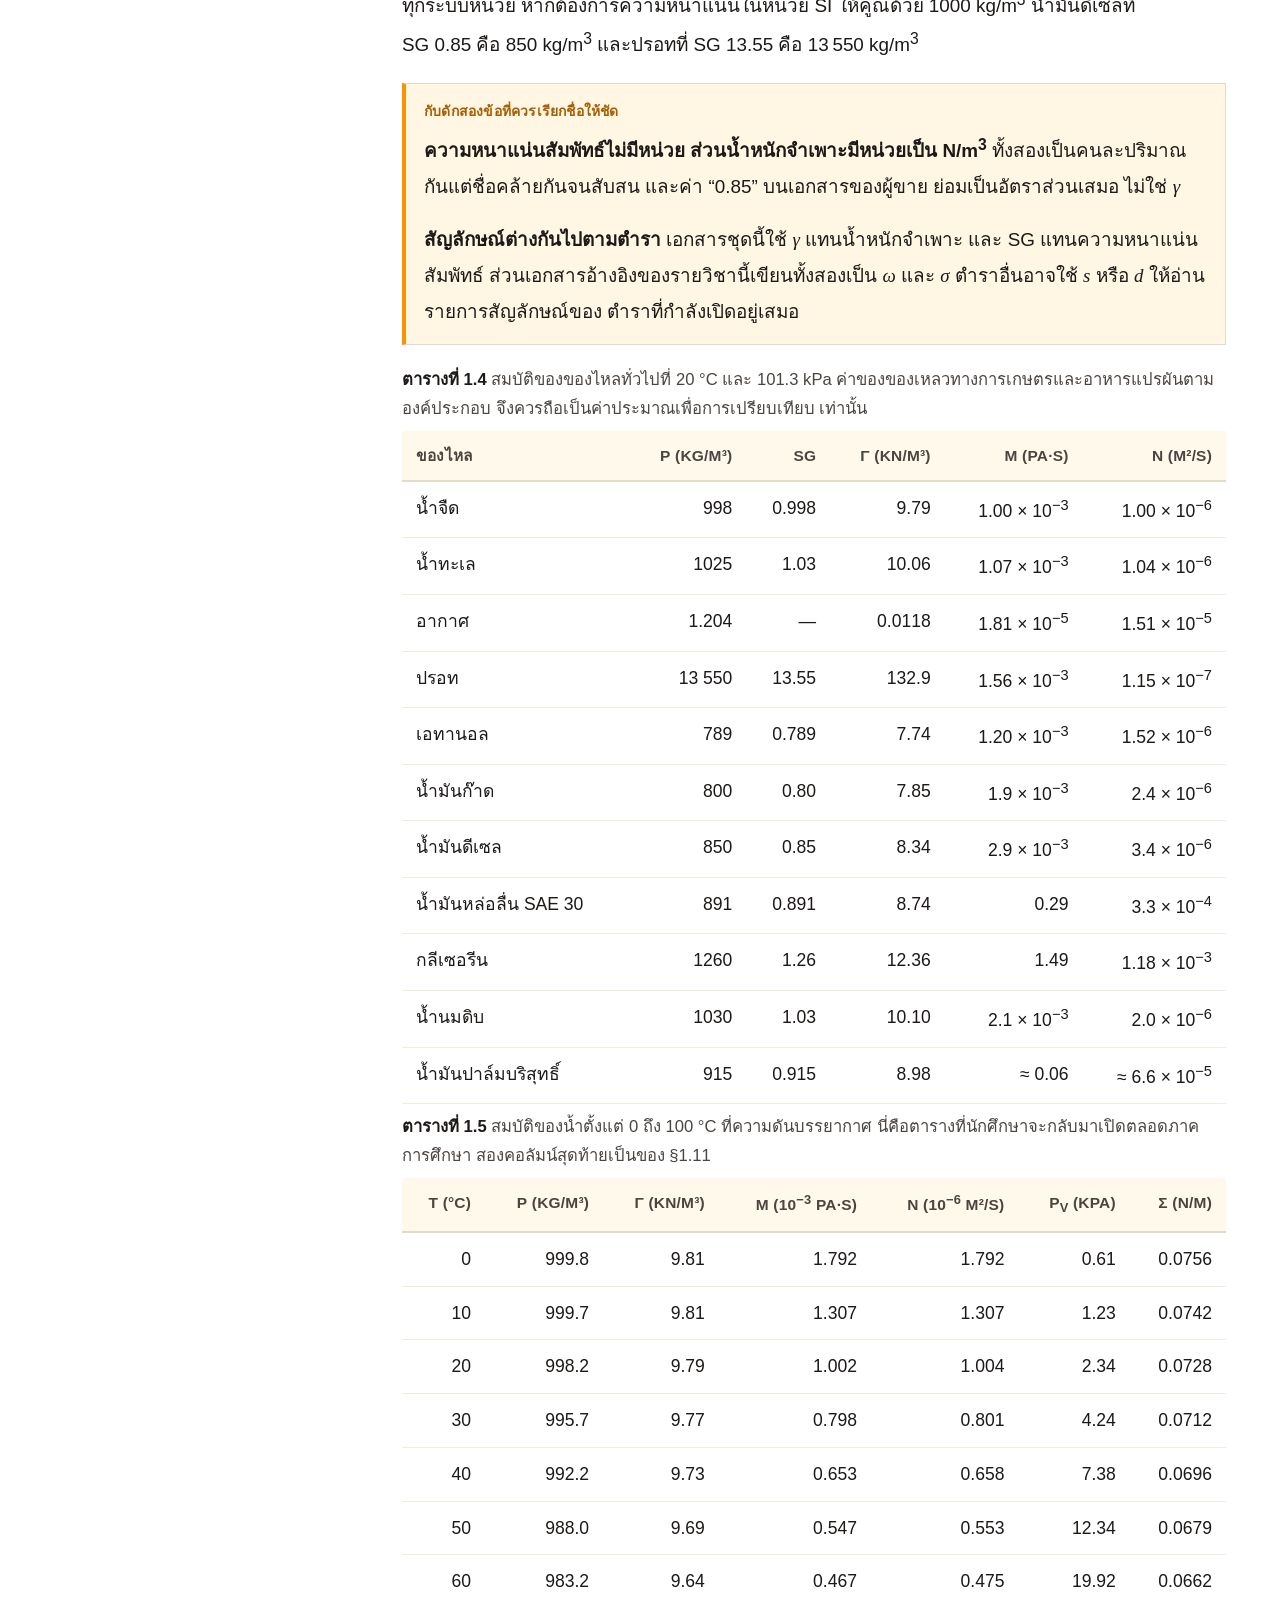
<file: chapter1-th.html>
<!DOCTYPE html>
<html lang="th">
<head>
<meta charset="utf-8">
<meta name="viewport" content="width=device-width, initial-scale=1">
<title>บทที่ 1: สมบัติของของไหล | ASE 221 กลศาสตร์ของไหลเบื้องต้น</title>
<meta name="description" content="ระบบหน่วย SI และมิติ ความเป็นเอกพันธ์เชิงมิติ สิ่งที่แยกของไหลออกจากของแข็ง กฎความหนืดของนิวตัน ของไหลนิวโทเนียนและไม่ใช่นิวโทเนียน ของเหลวกับแก๊ส ความหนาแน่น น้ำหนักจำเพาะ ความหนาแน่นสัมพัทธ์ และความหนืดพลวัตกับความหนืดจลน์">
<link rel="stylesheet" href="style.css">
</head>
<body>

<header class="topbar">
  <div class="topbar-inner">
    <a class="logo" href="index-th.html">
      <span class="logo-mark">FM</span>
      <span class="logo-text">ASE-FM<small lang="en">Biosystem and Agricultural Engineering, KMITL</small></span>
    </a>
    <span class="topbar-spacer"></span>
    <nav class="topbar-nav">
      <a href="index-th.html">เกี่ยวกับวิชา</a>
      <a href="chapter1-th.html">เอกสารประกอบการสอน</a>
    </nav>
    <div class="lang-switch">
      <a href="chapter1.html" lang="en">EN</a>
      <a href="chapter1-th.html" class="active">ไทย</a>
    </div>
    <a class="btn-give" href="#s12">ตัวอย่างการคำนวณ</a>
  </div>
</header>

<div class="masthead">
  <div class="masthead-inner">
    <p class="eyebrow">ASE 221 <span>|</span> บทที่ 1 <span>|</span> เอกสารประกอบการบรรยาย</p>
    <h1>สมบัติของของไหล</h1>
    <p class="tagline">หน่วยที่นักศึกษาจะต้องใช้ทำงาน คำนิยามที่แยกของไหลออกจากของแข็ง และตัวเลขไม่กี่ค่า
      อันได้แก่ ความหนาแน่น น้ำหนักจำเพาะ และความหนืด ที่ทุกการคำนวณตลอดรายวิชานี้จะเรียกหา</p>
  </div>
</div>

<div class="layout">

  <aside class="sidebar">
    <nav class="course-menu">
      <h2>สารบัญรายวิชา</h2>
      <ul>
        <li><a href="index-th.html">หน้าแรกของรายวิชา</a></li>
        <li><a href="chapter1-th.html" class="active">บทที่&nbsp;1 &mdash; สมบัติของของไหล</a></li>
        <li><a href="chapter2-th.html">บทที่&nbsp;2 &mdash; แรงในของไหลสถิต</a></li>
        <li><a href="chapter3-th.html">บทที่&nbsp;3 &mdash; ความต่อเนื่องและแบร์นูลลี</a></li>
        <li><a href="chapter4-th.html">บทที่&nbsp;4 &mdash; สมการโมเมนตัม</a></li>
        <li><a href="chapter5-th.html">บทที่&nbsp;5 &mdash; ของไหลจริงในท่อ</a></li>
      </ul>
    </nav>

    <section class="course-info">
      <h2>ข้อมูลประจำบท</h2>
      <dl>
        <dt>จำนวนคาบ</dt>
        <dd>3 คาบ (4 ชั่วโมงครึ่ง)</dd>

        <dt>เอกสารอ้างอิง</dt>
        <dd class="crumbs">Sleigh, CIVE 1400 &mdash; &sect;0.7&ndash;0.9, &sect;1</dd>

        <dt>สมการสำคัญ</dt>
        <dd>
          <ul>
            <li><var>&tau;</var> = <var>&mu;</var> d<var>u</var>/d<var>y</var></li>
            <li><var>&rho;</var> = <var>m</var>/<var>V</var></li>
            <li><var>&gamma;</var> = <var>&rho;g</var></li>
            <li>SG = <var>&rho;</var>/<var>&rho;</var><sub>น้ำ</sub></li>
            <li><var>&nu;</var> = <var>&mu;</var>/<var>&rho;</var></li>
          </ul>
        </dd>

        <dt>ตาราง</dt>
        <dd>
          <ul>
            <li><a href="#t1">1.1 หน่วยฐาน SI</a></li>
            <li><a href="#t2">1.2 หน่วยอนุพัทธ์ SI</a></li>
            <li><a href="#t3">1.4 ของไหลที่ 20&nbsp;&deg;C</a></li>
            <li><a href="#t4">1.5 น้ำ ที่ 0&ndash;100&nbsp;&deg;C</a></li>
          </ul>
        </dd>

        <dt>ความรู้ที่ต้องใช้</dt>
        <dd class="crumbs">ฟิสิกส์ &gt; แรง มวล และน้ำหนัก</dd>
        <dd class="crumbs">คณิตศาสตร์ &gt; การจัดรูปสมการ</dd>
      </dl>
    </section>
  </aside>

  <main class="content">

    <p class="lead">ทุกบทถัดจากนี้จะจบลงด้วยการแทนตัวเลขลงในสูตร บทนี้คือที่มาของตัวเลขเหล่านั้น
      และเป็นที่ที่นักศึกษาจะได้ฝึกตรวจสอบว่าหน่วยทั้งสองข้างของสมการตรงกันหรือไม่ ก่อนที่จะเชื่อค่าใด ๆ</p>

    <nav class="toc">
      <h2>สารบัญประจำบท</h2>
      <ol>
        <li><a href="#s1">กลศาสตร์ของไหลมีไว้ทำอะไร</a></li>
        <li><a href="#s2">ระบบหน่วย SI</a></li>
        <li><a href="#s3">ความเป็นเอกพันธ์เชิงมิติ</a></li>
        <li><a href="#s4">ของไหลคืออะไร</a></li>
        <li><a href="#s5">กฎความหนืดของนิวตัน</a></li>
        <li><a href="#s6">ของไหลนิวโทเนียนและไม่ใช่นิวโทเนียน</a></li>
        <li><a href="#s7">ของเหลวและแก๊ส</a></li>
        <li><a href="#s8">ความหนืดมาจากไหน</a></li>
        <li><a href="#s9">ความหนาแน่น น้ำหนักจำเพาะ ความหนาแน่นสัมพัทธ์</a></li>
        <li><a href="#s10">ความหนืดพลวัตและความหนืดจลน์</a></li>
        <li><a href="#s11">สมบัติเพิ่มเติม &mdash; นอกขอบเขตหลัก</a></li>
        <li><a href="#s12">ตัวอย่างการคำนวณ</a></li>
        <li><a href="#s13">สัญลักษณ์</a></li>
        <li><a href="#s14">แบบทบทวนตนเอง &mdash; 43 ข้อ</a></li>
        <li><a href="#s15">แบบฝึกหัด</a></li>
        <li><a href="#s16">เอกสารอ้างอิง</a></li>
      </ol>
    </nav>

    <!-- ============================================================ 1.1 -->
    <h2 id="s1">1.1 กลศาสตร์ของไหลมีไว้ทำอะไร</h2>

    <p>กลศาสตร์ของไหลคือแขนงหนึ่งของกลศาสตร์ประยุกต์ที่ว่าด้วยสถิตยศาสตร์และพลศาสตร์ของของไหล
      ทั้งของเหลวและแก๊ส โดยวิเคราะห์พฤติกรรมของมันด้วยกฎพื้นฐานชุดเดียวกับที่นักศึกษารู้จักแล้วจาก
      กลศาสตร์ของแข็ง ได้แก่ การอนุรักษ์มวล พลังงาน และโมเมนตัม</p>

    <p>เหตุใดวิศวกรเกษตรและชีวภาพจึงต้องเรียนวิชานี้ เพราะเกือบทุกสิ่งที่วิชาชีพนี้สร้างขึ้น
      ไม่เคลื่อนย้ายน้ำก็ถูกน้ำกำหนดรูปร่าง</p>

    <ul>
      <li><b>ชลประทาน</b> &mdash; คลองส่งน้ำ แนวท่อ สปริงเกลอร์ หัวน้ำหยด เครื่องสูบน้ำ</li>
      <li><b>การระบายน้ำและการป้องกันน้ำท่วม</b> &mdash; ท่อระบายในแปลง ท่อลอด สระน้ำในไร่นา คันกั้นน้ำ</li>
      <li><b>ระบบประปาและระบบบำบัด</b> สำหรับโรงเรือนปศุสัตว์และโรงงานแปรรูป</li>
      <li><b>สายการผลิต</b> &mdash; การสูบนม น้ำผลไม้ เนื้อผลไม้บด สลัดจ์ และน้ำเสีย</li>
      <li><b>เครื่องพ่นสาร</b> &mdash; ความดันที่หัวฉีด ขนาดละออง การฟุ้งกระจาย</li>
      <li><b>ระบบลม</b> &mdash; เครื่องอบเมล็ดพืช การระบายอากาศในโรงเรือนสัตว์ การลำเลียงด้วยลม</li>
    </ul>

    <p>มีสองสิ่งที่ทำให้กลศาสตร์ของไหลต่างจากกลศาสตร์ของแข็งที่เคยเรียนมา ข้อแรก ธรรมชาติของของไหล
      ต่างจากของแข็งอย่างแท้จริง ซึ่งเป็นเนื้อหาของ &sect;1.4 ข้อที่สอง ในวิชาของไหลเรามักจัดการกับ
      <em>ลำการไหลที่ต่อเนื่อง</em> ซึ่งไม่มีจุดเริ่มต้นและจุดสิ้นสุด แทนที่จะพิจารณาชิ้นส่วนแยกเป็นชิ้น ๆ
      ความต่างข้อที่สองนี้เองที่ทำให้บทที่&nbsp;3 ต้องสอนให้นักศึกษาลากขอบเขตขึ้นมาในสนามการไหล
      เรียกมันว่าปริมาตรควบคุม แล้วบัญชีสิ่งที่ไหลผ่านขอบเขตนั้น</p>

    <!-- ============================================================ 1.2 -->
    <h2 id="s2">1.2 ระบบหน่วย SI</h2>

    <p>ปริมาณหนึ่ง ๆ จะแสดงด้วยวิธีใดก็ได้ และตลอดหลายปีที่ผ่านมาก็มีการใช้กันหลายวิธี ประเทศต่าง ๆ
      ยังคงใช้หน่วยต่างกันสำหรับสิ่งเดียวกัน และบางครั้งใช้ชื่อเดียวกันเรียกสิ่งที่ต่างกัน เช่น
      ไพนต์อเมริกันมีค่าเท่ากับสี่ในห้าของไพนต์อังกฤษ เพื่อเลี่ยงความสับสนทั้งหมดนั้น
      <b>รายวิชานี้ใช้ระบบ SI (เมตริก) ตลอดทั้งเล่ม</b> และนักศึกษาก็ควรทำเช่นเดียวกัน</p>

    <div class="callout warn">
      <span class="label">อ่านข้อนี้สองรอบ</span>
      <p>เป็นเรื่องจำเป็นอย่างยิ่งที่ <b>ทุกปริมาณในสมการต้องอยู่ในระบบหน่วยเดียวกัน</b> มิฉะนั้นคำตอบจะผิด
        แม้จะเตือนไว้แล้วเช่นนี้ ความผิดพลาดเรื่องหน่วยก็ยังเป็นข้อผิดพลาดที่นักศึกษาทำบ่อยที่สุดในวิชานี้
        บ่อยกว่าความเข้าใจผิดในตัวฟิสิกส์เสียอีก</p>
    </div>

    <h3>หน่วยฐาน</h3>
    <p>ระบบ SI ตั้งอยู่บน <b>หน่วยฐาน</b> หกหน่วย ซึ่งใช้สร้างปริมาณอื่นทุกปริมาณขึ้นมาได้ ควบคู่ไปกับ
      แต่ละหน่วยคือ <b>มิติ</b> ของมัน ซึ่งบอกว่าหน่วยนั้นวัด <em>สิ่งชนิดใด</em> โดยไม่ขึ้นกับว่าเลือกใช้
      หน่วยอะไร เมตร นิ้ว ไมล์ และกิโลเมตร ล้วนเป็นความยาว จึงมีมิติเป็น&nbsp;L เหมือนกันหมด</p>

    <div class="table-wrap">
      <table id="t1">
        <caption><b>ตารางที่ 1.1</b> หน่วยฐาน SI ทั้งหกหน่วย ในวิชากลศาสตร์ของไหลเราสนใจเกือบเฉพาะ
          สี่หน่วยแรก และในรายวิชานี้สนใจเพียงสามหน่วยแรก</caption>
        <thead>
          <tr><th>ปริมาณ</th><th>หน่วย SI</th><th>มิติ</th></tr>
        </thead>
        <tbody>
          <tr><td>ความยาว</td><td>เมตร, m</td><td><span class="dim">L</span></td></tr>
          <tr><td>มวล</td><td>กิโลกรัม, kg</td><td><span class="dim">M</span></td></tr>
          <tr><td>เวลา</td><td>วินาที, s</td><td><span class="dim">T</span></td></tr>
          <tr><td>อุณหภูมิ</td><td>เคลวิน, K</td><td><span class="dim">&Theta;</span></td></tr>
          <tr><td>กระแสไฟฟ้า</td><td>แอมแปร์, A</td><td><span class="dim">I</span></td></tr>
          <tr><td>ความเข้มของการส่องสว่าง</td><td>แคนเดลา, cd</td><td><span class="dim">Cd</span></td></tr>
        </tbody>
      </table>
    </div>

    <p>สัญกรณ์ข้างต้นคือ <b>ระบบมิติ MLT</b> ซึ่งเป็นระบบที่ใช้ตลอดเอกสารชุดนี้ และเป็นระบบที่รายวิชา
      ในชั้นปีที่&nbsp;2 จะใช้เมื่อไปถึงเรื่องการวิเคราะห์เชิงมิติ</p>

    <h3>หน่วยอนุพัทธ์</h3>
    <p>ปริมาณอื่นทุกปริมาณเป็น <b>หน่วยอนุพัทธ์</b> ที่ได้จากการประกอบหน่วยฐานเข้าด้วยกัน ตารางที่&nbsp;1.2
      รวบรวมหน่วยที่นักศึกษาจะพบไว้ ให้ฝึกอ่านคอลัมน์ที่สาม เพราะมันบอกเราได้ เช่น ว่าความดันกับความเค้น
      เป็นปริมาณชนิดเดียวกัน และความหนาแน่นสัมพัทธ์ไม่ได้เป็นปริมาณชนิดใดเลย เพราะมันเป็นจำนวนล้วน</p>

    <div class="table-wrap">
      <table id="t2">
        <caption><b>ตารางที่ 1.2</b> หน่วยอนุพัทธ์ SI และมิติของแต่ละหน่วย นี่คือตารางที่ควรเปิดเทียบ
          เมื่อการคำนวณดูถูกแต่ผลลัพธ์รู้สึกแปลก ๆ</caption>
        <thead>
          <tr><th>ปริมาณ</th><th>หน่วย SI</th><th>ในหน่วยฐาน</th><th>มิติ</th></tr>
        </thead>
        <tbody>
          <tr><td>ความเร็ว</td><td>m/s</td><td>m&middot;s<sup>&minus;1</sup></td><td><span class="dim">L T<sup>&minus;1</sup></span></td></tr>
          <tr><td>ความเร่ง</td><td>m/s<sup>2</sup></td><td>m&middot;s<sup>&minus;2</sup></td><td><span class="dim">L T<sup>&minus;2</sup></span></td></tr>
          <tr><td>แรง</td><td>นิวตัน, N</td><td>kg&middot;m&middot;s<sup>&minus;2</sup></td><td><span class="dim">M L T<sup>&minus;2</sup></span></td></tr>
          <tr><td>พลังงาน, งาน</td><td>จูล, J = N&middot;m</td><td>kg&middot;m<sup>2</sup>&middot;s<sup>&minus;2</sup></td><td><span class="dim">M L<sup>2</sup> T<sup>&minus;2</sup></span></td></tr>
          <tr><td>กำลัง</td><td>วัตต์, W = N&middot;m/s</td><td>kg&middot;m<sup>2</sup>&middot;s<sup>&minus;3</sup></td><td><span class="dim">M L<sup>2</sup> T<sup>&minus;3</sup></span></td></tr>
          <tr><td>ความดัน, ความเค้น</td><td>พาสคัล, Pa = N/m<sup>2</sup></td><td>kg&middot;m<sup>&minus;1</sup>&middot;s<sup>&minus;2</sup></td><td><span class="dim">M L<sup>&minus;1</sup> T<sup>&minus;2</sup></span></td></tr>
          <tr><td>ความหนาแน่น</td><td>kg/m<sup>3</sup></td><td>kg&middot;m<sup>&minus;3</sup></td><td><span class="dim">M L<sup>&minus;3</sup></span></td></tr>
          <tr><td>น้ำหนักจำเพาะ</td><td>N/m<sup>3</sup></td><td>kg&middot;m<sup>&minus;2</sup>&middot;s<sup>&minus;2</sup></td><td><span class="dim">M L<sup>&minus;2</sup> T<sup>&minus;2</sup></span></td></tr>
          <tr><td>ความหนาแน่นสัมพัทธ์</td><td>&mdash; (อัตราส่วน)</td><td>&mdash;</td><td><span class="dim">1</span></td></tr>
          <tr><td>ความหนืดพลวัต</td><td>Pa&middot;s = N&middot;s/m<sup>2</sup></td><td>kg&middot;m<sup>&minus;1</sup>&middot;s<sup>&minus;1</sup></td><td><span class="dim">M L<sup>&minus;1</sup> T<sup>&minus;1</sup></span></td></tr>
          <tr><td>ความหนืดจลน์</td><td>m<sup>2</sup>/s</td><td>m<sup>2</sup>&middot;s<sup>&minus;1</sup></td><td><span class="dim">L<sup>2</sup> T<sup>&minus;1</sup></span></td></tr>
          <tr><td>แรงตึงผิว</td><td>N/m</td><td>kg&middot;s<sup>&minus;2</sup></td><td><span class="dim">M T<sup>&minus;2</sup></span></td></tr>
          <tr><td>อัตราการไหลเชิงปริมาตร</td><td>m<sup>3</sup>/s</td><td>m<sup>3</sup>&middot;s<sup>&minus;1</sup></td><td><span class="dim">L<sup>3</sup> T<sup>&minus;1</sup></span></td></tr>
          <tr><td>อัตราการไหลเชิงมวล</td><td>kg/s</td><td>kg&middot;s<sup>&minus;1</sup></td><td><span class="dim">M T<sup>&minus;1</sup></span></td></tr>
        </tbody>
      </table>
    </div>

    <p>ให้แปลงค่าเป็นหน่วย SI ที่ถูกต้องเสมอ <em>ก่อน</em> แทนลงในสมการ หากไม่รู้ว่าหน่วยหนึ่งหมายถึงอะไร
      ให้เปิดหาให้แน่ใจ เพราะการเดามักจะผิด และในจุดที่หน่วยอนุพัทธ์ที่ใช้งานจริงช่วยให้นึกภาพตัวเลขได้ง่ายขึ้น
      ก็ให้ใช้และระบุให้ชัด เช่น 1.008&nbsp;ลิตร/วินาที นึกภาพง่ายกว่า
      1.008&nbsp;&times;&nbsp;10<sup>&minus;3</sup>&nbsp;m<sup>3</sup>/s ทั้งที่เป็นค่าเดียวกัน</p>

    <!-- ============================================================ 1.3 -->
    <h2 id="s3">1.3 ความเป็นเอกพันธ์เชิงมิติ</h2>

    <p>สมการใด ๆ ที่บรรยายสถานการณ์ทางกายภาพจะเป็นจริงได้ก็ต่อเมื่อทั้งสองข้างมีมิติเหมือนกัน
      สมการเช่นนั้นเรียกว่า <b>เป็นเอกพันธ์เชิงมิติ</b> นี่ไม่ใช่พิธีกรรม แต่เป็นการตรวจสอบงานของตัวเอง
      ที่ทั้งฟรีและเร็วมาก</p>

    <p>ลองดูอัตราการไหลข้ามฝายสี่เหลี่ยม ซึ่งเป็นสมการที่นักศึกษาจะพิสูจน์ในบทที่&nbsp;3</p>

    <div class="eq">
      <span class="body"><var>Q</var> = <span class="frac"><span>2</span><span class="den">3</span></span> <var>B</var> <span class="sqrt">&radic;<span class="rad">2<var>g</var></span></span> <var>H</var><sup>3/2</sup></span>
      <span class="tag">(1.1)</span>
    </div>

    <p>ข้างซ้ายเป็นอัตราการไหลเชิงปริมาตร มิติ
      <span class="dim">L<sup>3</sup> T<sup>&minus;1</sup></span> ส่วนข้างขวา <var>B</var> กับ <var>H</var>
      เป็นความยาว และ <var>g</var> เป็นความเร่ง ส่วนเลข 2/3 เป็นจำนวนล้วนซึ่งไม่มีมิติเลย ดังนั้น</p>

    <div class="eq plain">
      <span class="body"><span class="dim">L</span> &times; (<span class="dim">L T<sup>&minus;2</sup></span>)<sup>1/2</sup> &times; <span class="dim">L<sup>3/2</sup></span> = <span class="dim">L<sup>1 + 1/2 + 3/2</sup> T<sup>&minus;1</sup></span> = <span class="dim">L<sup>3</sup> T<sup>&minus;1</sup></span></span>
    </div>

    <p>ทั้งสองข้างตรงกัน สมการจึงผ่านการตรวจ พึงสังเกตว่าการตรวจนี้ <em>ไม่สามารถ</em> ยืนยันเลข 2/3 ได้
      เพราะการวิเคราะห์เชิงมิติไม่เคยหาค่าจำนวนล้วนได้ มันบอกได้เพียงว่าสมการไม่ผิดอย่างเห็นได้ชัดเท่านั้น</p>

    <div class="callout">
      <span class="label">นิสัยที่ควรสร้าง</span>
      <p>เขียนหน่วยกำกับทุกตัวเลขขณะแทนค่า และลากหน่วยนั้นไปตลอดการคำนวณ ถ้าบรรทัดสุดท้ายออกมาว่า</p>
      <p class="result">30 kg/(m&middot;s) = 30 m</p>
      <p>แสดงว่านักศึกษาทำผิดแน่นอน และได้พบความผิดพลาดนั้นภายในไม่กี่วินาที แทนที่จะไปพบในห้องสอบ
        การตรวจหน่วยไม่ได้บอกว่าความผิดพลาดอยู่ <em>ตรงไหน</em> แต่บอกได้อย่างแน่นอนว่า <em>มี</em>
        ความผิดพลาดอยู่</p>
    </div>

    <p>ความเป็นเอกพันธ์เชิงมิติมีประโยชน์สามอย่าง สองอย่างแรกเป็นของนักศึกษาตั้งแต่วันนี้ คือ
      <b>การตรวจสมการ</b> และ <b>การแปลงระหว่างระบบหน่วย</b> ส่วนอย่างที่สาม คือการสร้างกลุ่มไร้มิติ
      อย่างเลขเรย์โนลด์ แล้วใช้มันวางแผนการทดลองและขยายผลจากแบบจำลอง เป็นเนื้อหาของการวิเคราะห์เชิงมิติ
      ซึ่งอยู่ในรายวิชาถัดไป นักศึกษาจะได้พบกลุ่มไร้มิติกลุ่มแรกในบทที่&nbsp;5</p>

    <!-- ============================================================ 1.4 -->
    <h2 id="s4">1.4 ของไหลคืออะไร</h2>

    <p>โดยทั่วไปเรารู้จักสถานะของสสารสามสถานะ คือของแข็ง ของเหลว และแก๊ส แต่ของเหลวกับแก๊สต่างก็เป็น
      <b>ของไหล</b> และในทางกลศาสตร์เราแบ่งสสารไม่ใช่ตามลักษณะที่มองเห็น แต่ตามการตอบสนองต่อ
      <b>ความเค้นเฉือน</b> ซึ่งคือแรงที่กระทำ <em>ขนานไปกับ</em> พื้นผิว ไม่ใช่ตั้งฉากกับพื้นผิว</p>

    <div class="callout rule">
      <span class="label">นิยาม</span>
      <p><b>ของไหล</b> คือสารที่เสียรูปอย่างต่อเนื่อง หรือไหล เมื่อมีแรงเฉือนกระทำ ไม่ว่าแรงนั้น
        จะน้อยเพียงใดก็ตาม</p>
    </div>

    <p>คำสำคัญคือคำว่า <em>อย่างต่อเนื่อง</em> ถ้าออกแรงดันด้านข้างของก้อนยาง มันจะบิดไปเป็นมุมหนึ่ง
      แล้วค้างอยู่ตรงนั้น เพราะความเค้นยืดหยุ่นภายในเพิ่มขึ้นจนสมดุลกับแรงที่เราใส่เข้าไป แต่ถ้าออกแรง
      ด้านข้างบนผิวบนของชั้นน้ำ มันจะไม่มีวันหาจุดสมดุลนั้นเจอ น้ำจะเฉือนต่อไปเรื่อย ๆ ตราบใดที่เรายังดันอยู่
      และจะหยุดก็ต่อเมื่อเราหยุดดัน</p>

    <figure>
      <svg viewBox="0 0 860 250" role="img" aria-label="ภาพซ้าย: ของแข็งถูกเฉือนเป็นมุมคงที่แล้วหยุด ภาพขวา: ธาตุของไหลที่เฉือนต่อเนื่องไม่สิ้นสุด">
        <defs>
          <marker id="a1" viewBox="0 0 10 10" refX="9" refY="5" markerWidth="7" markerHeight="7" orient="auto">
            <path d="M0,0 L10,5 L0,10 z" fill="#DF301C"/>
          </marker>
          <pattern id="hatch" width="8" height="8" patternUnits="userSpaceOnUse" patternTransform="rotate(45)">
            <line x1="0" y1="0" x2="0" y2="8" stroke="#b9b2a7" stroke-width="2"/>
          </pattern>
        </defs>

        <text x="40" y="30" font-family="Leelawadee UI, Tahoma, Arial" font-size="14" font-weight="700" fill="#1c1917">(ก) ของแข็ง &mdash; เฉือนแล้วค้าง</text>
        <rect x="40" y="196" width="330" height="12" fill="url(#hatch)" stroke="#8a8378" stroke-width="1.2"/>
        <rect x="90" y="96" width="130" height="100" fill="none" stroke="#c9c9c9" stroke-width="1.6" stroke-dasharray="5 4"/>
        <rect class="shear-solid" x="90" y="96" width="130" height="100" fill="#FFF1D1" stroke="#1c1917" stroke-width="2"/>
        <g class="stress-solid">
          <line x1="150" y1="86" x2="270" y2="86" stroke="#DF301C" stroke-width="2.4" marker-end="url(#a1)"/>
          <text x="196" y="76" font-family="Cambria, Georgia, serif" font-size="17" font-style="italic" fill="#DF301C">&tau;</text>
        </g>
        <path d="M90,196 L90,150" stroke="#726b64" stroke-width="1.2"/>
        <g class="theta-mark">
          <path d="M90,170 A26,26 0 0,0 102,152" fill="none" stroke="#726b64" stroke-width="1.4"/>
          <text x="104" y="164" font-family="Cambria, Georgia, serif" font-size="16" font-style="italic" fill="#4b4540">&phi;</text>
        </g>
        <text x="86" y="232" font-family="Leelawadee UI, Tahoma, Arial" font-size="13" fill="#4b4540">&phi; หยุดที่มุมหนึ่งแล้วค้าง ตราบที่ &tau; ยังคงอยู่</text>

        <line x1="430" y1="20" x2="430" y2="230" stroke="#e3dac7" stroke-width="1.5"/>

        <text x="470" y="30" font-family="Leelawadee UI, Tahoma, Arial" font-size="14" font-weight="700" fill="#1c1917">(ข) ของไหล &mdash; เฉือนต่อเนื่องไม่สิ้นสุด</text>
        <rect x="470" y="196" width="350" height="12" fill="url(#hatch)" stroke="#8a8378" stroke-width="1.2"/>
        <rect x="500" y="96" width="110" height="100" fill="none" stroke="#c9c9c9" stroke-width="1.6" stroke-dasharray="5 4"/>
        <rect class="shear-fluid d1" x="500" y="96" width="110" height="100" fill="#eaf7fa" stroke="#9fd8e2" stroke-width="1.8"/>
        <rect class="shear-fluid d2" x="500" y="96" width="110" height="100" fill="#eaf7fa" stroke="#57c2d3" stroke-width="1.8"/>
        <rect class="shear-fluid" x="500" y="96" width="110" height="100" fill="#eaf7fa" stroke="#00788A" stroke-width="2"/>
        <g class="stress-fluid">
          <line x1="600" y1="86" x2="790" y2="86" stroke="#DF301C" stroke-width="2.4" marker-end="url(#a1)"/>
          <text x="686" y="76" font-family="Cambria, Georgia, serif" font-size="17" font-style="italic" fill="#DF301C">&tau;</text>
        </g>
        <text x="482" y="232" font-family="Leelawadee UI, Tahoma, Arial" font-size="13" fill="#4b4540">&phi; โตขึ้นเรื่อย ๆ สิ่งที่มีความหมายคือ d&phi;/d<tspan font-style="italic" font-family="Cambria, Georgia, serif">t</tspan></text>
      </svg>
      <figcaption><b>รูปที่ 1.1</b> นิยามเชิงกลศาสตร์ของของไหล (ภาพเคลื่อนไหว) สำหรับของแข็ง
        ความเค้นเฉือนเป็นตัวกำหนด <em>ความเครียด</em> <var>&phi;</var> ก้อนจึงบิดไปจนถึงมุมหนึ่งแล้ว
        <em>หยุดค้าง</em> อยู่ตรงนั้น ส่วนสำหรับของไหล ความเค้นเฉือนเป็นตัวกำหนด
        <em>อัตราความเครียด</em> d<var>&phi;</var>/d<var>t</var> ธาตุของไหลจึงเฉือนผ่านหน้าจอไปเรื่อย ๆ
        โดยไม่มีมุมใดให้หยุด สังเกตว่าฝั่งซ้ายมีสภาวะสุดท้าย แต่ฝั่งขวาไม่มี</figcaption>
    </figure>

    <h3>ของไหลกับของแข็ง &mdash; ความต่างสองข้อ</h3>
    <ol>
      <li>สำหรับ <b>ของแข็ง</b> ความเครียดเป็นฟังก์ชันของความเค้นที่กระทำ ตราบที่ยังไม่เกินขีดจำกัด
        ความยืดหยุ่น ส่วนสำหรับ <b>ของไหล</b> <em>อัตรา</em> ความเครียดแปรผันตรงกับความเค้นที่กระทำ</li>
      <li>ความเครียดใน <b>ของแข็ง</b> ไม่ขึ้นกับว่าแรงกระทำอยู่นานเท่าใด และการเสียรูปจะหายไปเมื่อเอาแรงออก
        ส่วน <b>ของไหล</b> จะไหลต่อไปตราบที่แรงยังกระทำอยู่ และจะไม่คืนรูปเดิมหลังจากเอาแรงออกแล้ว</li>
    </ol>

    <p>การจำแนกสารมักทำได้ง่าย แต่ไม่เสมอไป ชันและแก้วดูเหมือนของแข็งเมื่ออยู่ภายใต้น้ำหนักของตัวเอง
      แต่ชันจะเสียรูปและแผ่ตัวออกภายในเวลาหลายวัน ต่างจากน้ำที่ใช้เวลาเพียงเสี้ยววินาที และของแข็งที่
      เลยขีดจำกัดความยืดหยุ่นจะกลายเป็น <em>พลาสติก</em> และดูเหมือนไหล แต่ก็ยังไม่เข้านิยามของของไหลแท้
      เพราะมันไหลก็ต่อเมื่อความเค้นเฉือนถึงค่าต่ำสุดค่าหนึ่งแล้วเท่านั้น</p>

    <h3>ผลที่ตามมาสองข้อซึ่งจะได้ใช้ตลอด</h3>
    <ul>
      <li><b>ของไหลที่อยู่นิ่งไม่มีความเค้นเฉือน</b> เพราะถ้ามี ตามนิยามแล้วมันก็จะต้องเคลื่อนที่ ดังนั้น
        แรงทุกแรงระหว่างของไหลสถิตกับขอบเขตจึงกระทำในแนวตั้งฉากกับขอบเขตนั้น ข้อเท็จจริงเพียงข้อนี้
        คือสิ่งที่ทำให้เนื้อหาทั้งบทที่&nbsp;2 คำนวณได้</li>
      <li><b>ของไหลมีรูปร่างตามภาชนะที่บรรจุ</b> นั่นคือเหตุผลที่รูปร่างของภาชนะเข้ามาอยู่ในทุกการคำนวณ
        และเป็นเหตุที่ &sect;1.7 ต้องแยกของเหลวออกจากแก๊ส</li>
    </ul>

    <h3>ความเค้นเฉือนในของไหลที่เคลื่อนที่ และเงื่อนไขไม่ลื่นไถล</h3>
    <p>ความเค้นเฉือนจะปรากฏในของไหลที่เคลื่อนที่ทุกครั้งที่อนุภาคข้างเคียงเคลื่อนที่ด้วยความเร็วต่างกัน
      ถ้าทุกอนุภาคเคลื่อนที่ด้วยความเร็วเท่ากัน ก็ไม่มีการเคลื่อนที่สัมพัทธ์ระหว่างกัน และไม่เกิดความเค้นเฉือน</p>

    <p>ลองพิจารณาน้ำที่ไหลไปตามท่อ ที่ผนังท่อ ความเร็วเป็น <b>ศูนย์</b> เพราะของไหลจริงที่สัมผัสกับขอบเขต
      ที่เป็นของแข็งจะมีความเร็วเท่ากับขอบเขตนั้นพอดี นี่คือ <b>เงื่อนไขไม่ลื่นไถล</b> (no-slip condition)
      ซึ่งเป็นข้อเท็จจริงจากการทดลอง ไม่ใช่สิ่งที่พิสูจน์มาได้ ความเร็วจะเพิ่มขึ้นเมื่อเข้าใกล้ศูนย์กลางท่อ
      การเปลี่ยนแปลงของความเร็วในแนวขวางทิศทางการไหลนี้เรียกว่า <b>โปรไฟล์ความเร็ว</b></p>

    <figure>
      <svg viewBox="0 0 860 250" role="img" aria-label="ซ้าย: โปรไฟล์ความเร็วในท่อ เป็นศูนย์ที่ผนังทั้งสองด้านและสูงสุดที่กึ่งกลาง ขวา: การไหลสม่ำเสมอที่อยู่ห่างจากขอบเขต ทุกลูกศรยาวเท่ากัน">
        <defs>
          <marker id="a7" viewBox="0 0 10 10" refX="9" refY="5" markerWidth="7" markerHeight="7" orient="auto">
            <path d="M0,0 L10,5 L0,10 z" fill="#00788A"/>
          </marker>
          <pattern id="hatch3" width="8" height="8" patternUnits="userSpaceOnUse" patternTransform="rotate(45)">
            <line x1="0" y1="0" x2="0" y2="8" stroke="#b9b2a7" stroke-width="2"/>
          </pattern>
        </defs>

        <text x="40" y="28" font-family="Leelawadee UI, Tahoma, Arial" font-size="14" font-weight="700" fill="#1c1917">(ก) การไหลในท่อ &mdash; มีความเค้นเฉือน</text>

        <rect x="120" y="28" width="300" height="12" fill="url(#hatch3)" stroke="#8a8378" stroke-width="1.2"/>
        <rect x="120" y="180" width="300" height="12" fill="url(#hatch3)" stroke="#8a8378" stroke-width="1.2"/>
        <rect x="120" y="40" width="300" height="140" fill="#eaf7fa"/>

        <line x1="140" y1="36" x2="140" y2="184" stroke="#00788A" stroke-width="1.4"/>

        <line x1="140" y1="57" x2="219" y2="57" stroke="#00788A" stroke-width="1.8" marker-end="url(#a7)"/>
        <line x1="140" y1="75" x2="275" y2="75" stroke="#00788A" stroke-width="1.8" marker-end="url(#a7)"/>
        <line x1="140" y1="93" x2="309" y2="93" stroke="#00788A" stroke-width="1.8" marker-end="url(#a7)"/>
        <line x1="140" y1="110" x2="320" y2="110" stroke="#00788A" stroke-width="2.2" marker-end="url(#a7)"/>
        <line x1="140" y1="127" x2="309" y2="127" stroke="#00788A" stroke-width="1.8" marker-end="url(#a7)"/>
        <line x1="140" y1="145" x2="275" y2="145" stroke="#00788A" stroke-width="1.8" marker-end="url(#a7)"/>
        <line x1="140" y1="163" x2="219" y2="163" stroke="#00788A" stroke-width="1.8" marker-end="url(#a7)"/>

        <path d="M140,40 Q500,110 140,180" fill="none" stroke="#00788A" stroke-width="2.4"/>

        <text x="330" y="106" font-family="Cambria, Georgia, serif" font-size="18" font-style="italic" fill="#00788A">u</text>
        <text x="124" y="214" font-family="Leelawadee UI, Tahoma, Arial" font-size="13" fill="#4b4540">u = 0 ที่ผนังทั้งสอง ชั้นข้างเคียงไถลกัน จึงมี &tau; &ne; 0</text>

        <line x1="470" y1="20" x2="470" y2="230" stroke="#e3dac7" stroke-width="1.5"/>

        <text x="510" y="28" font-family="Leelawadee UI, Tahoma, Arial" font-size="14" font-weight="700" fill="#1c1917">(ข) การไหลสม่ำเสมอ &mdash; ไม่มีความเค้นเฉือน</text>

        <line x1="560" y1="40" x2="560" y2="180" stroke="#00788A" stroke-width="1.4"/>
        <line x1="560" y1="57" x2="690" y2="57" stroke="#00788A" stroke-width="1.8" marker-end="url(#a7)"/>
        <line x1="560" y1="75" x2="690" y2="75" stroke="#00788A" stroke-width="1.8" marker-end="url(#a7)"/>
        <line x1="560" y1="93" x2="690" y2="93" stroke="#00788A" stroke-width="1.8" marker-end="url(#a7)"/>
        <line x1="560" y1="110" x2="690" y2="110" stroke="#00788A" stroke-width="1.8" marker-end="url(#a7)"/>
        <line x1="560" y1="127" x2="690" y2="127" stroke="#00788A" stroke-width="1.8" marker-end="url(#a7)"/>
        <line x1="560" y1="145" x2="690" y2="145" stroke="#00788A" stroke-width="1.8" marker-end="url(#a7)"/>
        <line x1="560" y1="163" x2="690" y2="163" stroke="#00788A" stroke-width="1.8" marker-end="url(#a7)"/>
        <line x1="700" y1="40" x2="700" y2="180" stroke="#00788A" stroke-width="2.4"/>
        <text x="712" y="115" font-family="Cambria, Georgia, serif" font-size="18" font-style="italic" fill="#00788A">u</text>
        <text x="512" y="214" font-family="Leelawadee UI, Tahoma, Arial" font-size="13" fill="#4b4540">ทุกอนุภาคความเร็วเท่ากัน ไม่มีการเคลื่อนที่สัมพัทธ์</text>
      </svg>
      <figcaption><b>รูปที่ 1.2</b> ความเค้นเฉือนปรากฏทุกที่ที่อนุภาคข้างเคียงเคลื่อนที่ด้วยความเร็วต่างกัน
        ในทางปฏิบัติเราจัดการกับการไหลที่ผ่านขอบเขตของแข็งเสมอ ไม่ว่าจะเป็นผนังท่อ ท้องคลอง หรือหัวสปริงเกลอร์
        ดังนั้นแรงเฉือนจึงมีอยู่เสมอ และโปรไฟล์สม่ำเสมอในอุดมคติทางขวาจึงเป็นข้อยกเว้นมากกว่าจะเป็นกรณีปกติ</figcaption>
    </figure>

    <!-- ============================================================ 1.5 -->
    <h2 id="s5">1.5 กฎความหนืดของนิวตัน</h2>

    <p>เราจะเปลี่ยนข้อสังเกตเหล่านั้นให้เป็นตัวเลขได้อย่างไร ลองพิจารณาธาตุของไหลที่มีแรงเฉือน
      <var>F</var> กระทำบนผิวด้านบนซึ่งมีพื้นที่ <var>A</var> <b>ความเค้นเฉือน</b> คือแรงต่อหนึ่งหน่วยพื้นที่</p>

    <div class="eq">
      <span class="body"><var>&tau;</var> = <span class="frac"><span><var>F</var></span><span class="den"><var>A</var></span></span></span>
      <span class="tag">(1.2)</span>
    </div>

    <p>การเสียรูปที่เกิดขึ้นวัดด้วยมุม <var>&phi;</var> ซึ่งเรียกว่า <b>ความเครียดเฉือน</b> ถ้าอนุภาคที่จุด E
      เคลื่อนที่ไปเป็นระยะ <var>x</var> ในเวลา <var>t</var> โดยอยู่ห่างจากผิวที่ยึดแน่นเป็นระยะ <var>y</var>
      แล้ว สำหรับการเสียรูปเล็ก ๆ จะได้</p>

    <div class="eq stack">
      <span class="tag">(1.3)</span>
      <span class="body">ความเครียดเฉือน &nbsp; <var>&phi;</var> = <span class="frac"><span><var>x</var></span><span class="den"><var>y</var></span></span></span>
      <span class="body">อัตราความเครียดเฉือน &nbsp; <span class="frac"><span><var>&phi;</var></span><span class="den"><var>t</var></span></span> = <span class="frac"><span><var>x</var></span><span class="den"><var>ty</var></span></span> = <span class="frac"><span><var>x</var></span><span class="den"><var>t</var></span></span> <span class="frac"><span>1</span><span class="den"><var>y</var></span></span> = <span class="frac"><span><var>u</var></span><span class="den"><var>y</var></span></span></span>
    </div>

    <p>เพราะ <var>x</var>/<var>t</var> ก็คือ <var>u</var> ซึ่งเป็นความเร็วของอนุภาคนั้น จากนั้นการทดลอง
      แสดงให้เห็นว่าความเค้นเฉือนแปรผันตรงกับอัตราความเครียดเฉือนนี้ เมื่อเขียนอัตราส่วน
      <var>u</var>/<var>y</var> ในรูปอนุพันธ์ว่าเป็น <b>เกรเดียนต์ความเร็ว</b>
      d<var>u</var>/d<var>y</var> และเรียกค่าคงที่การแปรผันว่า <b>ความหนืดพลวัต</b> <var>&mu;</var>
      จะได้</p>

    <div class="eq">
      <span class="body"><var>&tau;</var> = <var>&mu;</var> <span class="frac"><span>d<var>u</var></span><span class="den">d<var>y</var></span></span></span>
      <span class="tag">(1.4)</span>
    </div>

    <p>นี่คือ <b>กฎความหนืดของนิวตัน</b> และเป็นสมการที่ถูกใช้มากที่สุดเพียงสมการเดียวของบทนี้</p>

    <figure>
      <svg viewBox="0 0 860 300" role="img" aria-label="ของไหลถูกเฉือนระหว่างแผ่นล่างที่อยู่นิ่งกับแผ่นบนที่เคลื่อนที่ แสดงโปรไฟล์ความเร็วเชิงเส้นจากศูนย์ที่ผนังจนถึง U ที่แผ่นบน">
        <defs>
          <marker id="a2" viewBox="0 0 10 10" refX="9" refY="5" markerWidth="8" markerHeight="8" orient="auto">
            <path d="M0,0 L10,5 L0,10 z" fill="#00788A"/>
          </marker>
          <marker id="a3" viewBox="0 0 10 10" refX="9" refY="5" markerWidth="7" markerHeight="7" orient="auto">
            <path d="M0,0 L10,5 L0,10 z" fill="#DF301C"/>
          </marker>
          <marker id="a4" viewBox="0 0 10 10" refX="9" refY="5" markerWidth="6" markerHeight="6" orient="auto">
            <path d="M0,0 L10,5 L0,10 z" fill="#726b64"/>
          </marker>
          <pattern id="hatch2" width="8" height="8" patternUnits="userSpaceOnUse" patternTransform="rotate(45)">
            <line x1="0" y1="0" x2="0" y2="8" stroke="#b9b2a7" stroke-width="2"/>
          </pattern>
        </defs>

        <rect x="200" y="80" width="480" height="130" fill="#eaf7fa"/>

        <rect x="180" y="210" width="520" height="16" fill="url(#hatch2)" stroke="#1c1917" stroke-width="1.6"/>
        <rect x="180" y="64" width="520" height="16" fill="#d8d2c6" stroke="#1c1917" stroke-width="1.6"/>
        <text x="186" y="250" font-family="Leelawadee UI, Tahoma, Arial" font-size="13" fill="#4b4540">แผ่นยึดแน่น (<tspan font-style="italic" font-family="Cambria, Georgia, serif">u</tspan> = 0 ไม่ลื่นไถล)</text>
        <text x="186" y="46" font-family="Leelawadee UI, Tahoma, Arial" font-size="13" fill="#4b4540">แผ่นเคลื่อนที่ พื้นที่ <tspan font-style="italic" font-family="Cambria, Georgia, serif">A</tspan></text>

        <line x1="560" y1="72" x2="700" y2="72" stroke="#DF301C" stroke-width="2.6" marker-end="url(#a3)"/>
        <text x="706" y="78" font-family="Cambria, Georgia, serif" font-size="19" font-style="italic" fill="#DF301C">F</text>

        <line x1="200" y1="210" x2="200" y2="80" stroke="#00788A" stroke-width="1.4"/>
        <line x1="200" y1="80" x2="430" y2="80" stroke="#00788A" stroke-width="2.2" marker-end="url(#a2)"/>
        <line x1="200" y1="112" x2="373" y2="112" stroke="#00788A" stroke-width="1.8" marker-end="url(#a2)"/>
        <line x1="200" y1="145" x2="315" y2="145" stroke="#00788A" stroke-width="1.8" marker-end="url(#a2)"/>
        <line x1="200" y1="178" x2="258" y2="178" stroke="#00788A" stroke-width="1.8" marker-end="url(#a2)"/>
        <path d="M200,210 L440,80" stroke="#00788A" stroke-width="2.4" fill="none"/>
        <text x="446" y="74" font-family="Cambria, Georgia, serif" font-size="19" font-style="italic" fill="#00788A">U</text>
        <text x="330" y="170" font-family="Cambria, Georgia, serif" font-size="18" font-style="italic" fill="#00788A">u(y)</text>

        <line x1="150" y1="80" x2="150" y2="210" stroke="#726b64" stroke-width="1.4" marker-end="url(#a4)" marker-start="url(#a4)"/>
        <text x="126" y="150" font-family="Cambria, Georgia, serif" font-size="19" font-style="italic" fill="#4b4540">h</text>

        <line x1="740" y1="210" x2="740" y2="90" stroke="#726b64" stroke-width="1.4" marker-end="url(#a4)"/>
        <text x="748" y="150" font-family="Cambria, Georgia, serif" font-size="19" font-style="italic" fill="#4b4540">y</text>

        <rect x="530" y="120" width="70" height="50" fill="#fff" stroke="#A85E00" stroke-width="1.6"/>
        <line x1="536" y1="112" x2="596" y2="112" stroke="#FF9100" stroke-width="2.2"/>
        <line x1="596" y1="178" x2="536" y2="178" stroke="#FF9100" stroke-width="2.2"/>
        <text x="604" y="118" font-family="Cambria, Georgia, serif" font-size="17" font-style="italic" fill="#A85E00">&tau;</text>
        <text x="604" y="184" font-family="Cambria, Georgia, serif" font-size="17" font-style="italic" fill="#A85E00">&tau;</text>
      </svg>
      <figcaption><b>รูปที่ 1.3</b> การทดลองที่ใช้นิยามความหนืด เงื่อนไขไม่ลื่นไถลตรึงให้
        <var>u</var>&nbsp;=&nbsp;0 ที่ผนังล่าง และ <var>u</var>&nbsp;=&nbsp;<var>U</var> ที่ผนังบน
        เมื่อช่องว่างแคบ โปรไฟล์ความเร็วจะเป็นเส้นตรง ดังนั้น
        d<var>u</var>/d<var>y</var>&nbsp;=&nbsp;<var>U</var>/<var>h</var> เท่ากันตลอด และ <var>&tau;</var>
        ก็เท่ากันตลอดด้วย ทั้งทุกระดับในช่องว่างและที่ผนังทั้งสองด้าน</figcaption>
    </figure>

    <p>จัดรูปสมการ (1.4) ใหม่จะได้หน่วยของความหนืด คือ
      <var>&mu;</var> = <var>&tau;</var>&thinsp;&divide;&thinsp;(d<var>u</var>/d<var>y</var>) ดังนั้น
      Pa&thinsp;&divide;&thinsp;s<sup>&minus;1</sup> = <b>Pa&middot;s</b> หรือเทียบเท่ากับ
      N&middot;s/m<sup>2</sup> หรือ kg/(m&middot;s) มิติคือ
      <span class="dim">M L<sup>&minus;1</sup> T<sup>&minus;1</sup></span> ตรงกับตารางที่&nbsp;1.2 พอดี
      หน่วยเดิมในระบบ CGS คือ <b>พอยส์</b> (P) ซึ่งยังพบได้บนเอกสารข้อมูลของสารหล่อลื่นและใน
      อุตสาหกรรมอาหาร โดย 1&nbsp;Pa&middot;s = 10&nbsp;P = 1000&nbsp;cP</p>

    <!-- ============================================================ 1.6 -->
    <h2 id="s6">1.6 ของไหลนิวโทเนียนและไม่ใช่นิวโทเนียน</h2>

    <p>ของไหลที่เป็นไปตามสมการ&nbsp;(1.4) โดยที่ <var>&mu;</var> <em>คงที่</em> เรียกว่า
      <b>ของไหลนิวโทเนียน</b> ความเค้นเฉือนของมันขึ้นกับเกรเดียนต์ความเร็วแบบเชิงเส้น และเมื่อพล็อต
      <var>&tau;</var> กับ d<var>u</var>/d<var>y</var> จะได้เส้นตรงผ่านจุดกำเนิดที่ความชัน <em>คือ</em>
      ความหนืด น้ำ อากาศ น้ำมันเบา เอทานอล กลีเซอรีน และผลิตภัณฑ์ปิโตรเลียมส่วนใหญ่ล้วนเป็นนิวโทเนียน
      และ <b>เนื้อหาทั้งรายวิชานี้ตั้งอยู่บนสมมติฐานดังกล่าว</b></p>

    <p>ของไหลที่ <var>&mu;</var> ไม่คงที่เรียกว่า <b>ของไหลไม่ใช่นิวโทเนียน</b> วัสดุจำนวนมากที่วิศวกร
      เกษตรและชีวภาพต้องสูบจริง ๆ อยู่ในกลุ่มนี้</p>

    <figure>
      <svg viewBox="0 0 860 380" role="img" aria-label="แผนภาพรีโอแกรม แสดงความเค้นเฉือนเทียบกับอัตราความเครียดเฉือนของของไหลชนิดพลาสติก บิงแฮมพลาสติก ซูโดพลาสติก นิวโทเนียน ไดลาแทนต์ และของไหลอุดมคติ">
        <defs>
          <marker id="a5" viewBox="0 0 10 10" refX="9" refY="5" markerWidth="7" markerHeight="7" orient="auto">
            <path d="M0,0 L10,5 L0,10 z" fill="#4b4540"/>
          </marker>
        </defs>
        <rect x="0" y="0" width="860" height="380" fill="#fff"/>

        <line x1="100" y1="330" x2="620" y2="330" stroke="#4b4540" stroke-width="1.8" marker-end="url(#a5)"/>
        <line x1="100" y1="330" x2="100" y2="40" stroke="#4b4540" stroke-width="1.8" marker-end="url(#a5)"/>
        <text x="270" y="366" font-family="Cambria, Georgia, serif" font-size="18" font-style="italic" fill="#1c1917">du/dy &nbsp;&nbsp;<tspan font-family="Leelawadee UI, Tahoma, Arial" font-size="13" font-style="normal" fill="#726b64">(อัตราความเครียดเฉือน, s</tspan><tspan font-family="Segoe UI, Arial" font-size="10" font-style="normal" fill="#726b64" dy="-5">&minus;1</tspan><tspan font-family="Leelawadee UI, Tahoma, Arial" font-size="13" font-style="normal" fill="#726b64" dy="5">)</tspan></text>
        <text x="36" y="180" font-family="Cambria, Georgia, serif" font-size="19" font-style="italic" fill="#1c1917">&tau;</text>
        <text x="24" y="204" font-family="Segoe UI, Arial" font-size="12" fill="#726b64">(Pa)</text>

        <path d="M100,196 Q150,110 250,86 Q400,56 600,44" fill="none" stroke="#B22616" stroke-width="2.4" stroke-dasharray="6 4"/>
        <circle cx="100" cy="196" r="4" fill="#B22616"/>
        <text x="610" y="44" font-family="Leelawadee UI, Tahoma, Arial" font-size="13" font-weight="700" fill="#B22616">พลาสติก</text>

        <line x1="100" y1="230" x2="600" y2="70" stroke="#DF301C" stroke-width="2.6"/>
        <circle cx="100" cy="230" r="4.5" fill="#DF301C"/>
        <text x="610" y="76" font-family="Leelawadee UI, Tahoma, Arial" font-size="14" font-weight="700" fill="#DF301C">บิงแฮมพลาสติก</text>
        <text x="612" y="96" font-family="Leelawadee UI, Tahoma, Arial" font-size="12" fill="#B22616">สลัดจ์น้ำเสีย สารละลายข้น ยาสีฟัน</text>
        <line x1="100" y1="230" x2="88" y2="230" stroke="#DF301C" stroke-width="1.6"/>
        <text x="52" y="228" font-family="Cambria, Georgia, serif" font-size="17" font-style="italic" fill="#DF301C">&tau;<tspan font-size="12" dy="5">0</tspan></text>

        <path d="M100,330 Q160,170 320,128 Q460,96 600,84" fill="none" stroke="#A85E00" stroke-width="2.6"/>
        <text x="610" y="126" font-family="Leelawadee UI, Tahoma, Arial" font-size="14" font-weight="700" fill="#A85E00">ซูโดพลาสติก</text>
        <text x="612" y="146" font-family="Leelawadee UI, Tahoma, Arial" font-size="12" fill="#A85E00">ดินเหนียว น้ำนม ซีเมนต์ เนื้อผลไม้บด</text>

        <line x1="100" y1="330" x2="600" y2="150" stroke="#00788A" stroke-width="2.8"/>
        <text x="610" y="170" font-family="Leelawadee UI, Tahoma, Arial" font-size="14" font-weight="700" fill="#00788A">นิวโทเนียน</text>
        <text x="612" y="190" font-family="Leelawadee UI, Tahoma, Arial" font-size="12" fill="#00788A">น้ำ อากาศ น้ำมัน &mdash; ความชัน = &mu;</text>

        <path d="M100,330 Q380,306 480,250 Q570,198 600,140" fill="none" stroke="#1c1917" stroke-width="2.6"/>
        <text x="610" y="244" font-family="Leelawadee UI, Tahoma, Arial" font-size="14" font-weight="700" fill="#1c1917">ไดลาแทนต์</text>
        <text x="612" y="264" font-family="Leelawadee UI, Tahoma, Arial" font-size="12" fill="#4b4540">ทรายดูด สารแขวนลอยแป้งกับน้ำ</text>

        <line x1="100" y1="330" x2="600" y2="330" stroke="#8a8378" stroke-width="2" stroke-dasharray="8 5"/>
        <text x="610" y="334" font-family="Leelawadee UI, Tahoma, Arial" font-size="13" fill="#726b64">ของไหลอุดมคติ, &mu; = 0 (&tau; = 0)</text>

        <line x1="300" y1="258" x2="380" y2="258" stroke="#00B7CD" stroke-width="1.4" stroke-dasharray="4 3"/>
        <line x1="380" y1="258" x2="380" y2="229" stroke="#00B7CD" stroke-width="1.4" stroke-dasharray="4 3"/>
        <text x="322" y="280" font-family="Cambria, Georgia, serif" font-size="16" font-style="italic" fill="#00788A">&mu;</text>
      </svg>
      <figcaption><b>รูปที่ 1.4</b> รีโอแกรม ทุกเส้นบนแผนภาพนี้เขียนได้ในรูป
        <var>&tau;</var> = <var>A</var> + <var>B</var>(d<var>u</var>/d<var>y</var>)<sup><var>n</var></sup>
        โดย <var>A</var> <var>B</var> และ <var>n</var> เป็นค่าคงที่ สำหรับของไหลนิวโทเนียน
        <var>A</var>&nbsp;=&nbsp;0, <var>B</var>&nbsp;=&nbsp;<var>&mu;</var> และ
        <var>n</var>&nbsp;=&nbsp;1</figcaption>
    </figure>

    <ul>
      <li><b>พลาสติก</b> ความเค้นเฉือนต้องถึงค่าต่ำสุดค่าหนึ่งก่อน จึงจะเริ่มไหลได้เลย</li>
      <li><b>บิงแฮมพลาสติก</b> มีความเค้นครากเช่นเดียวกัน <var>&tau;</var><sub>0</sub> แต่เมื่อเกินค่านั้นแล้ว
        <var>n</var>&nbsp;=&nbsp;1 จึงไหลแบบนิวโทเนียน สลัดจ์น้ำเสียเป็นตัวอย่างคลาสสิก เช่นเดียวกับโคลนเจาะ
        ช็อกโกแลต และยาสีฟัน แนวท่อที่ส่งวัสดุแบบบิงแฮมจะเริ่มเดินเครื่องใหม่ไม่ได้เลยหากเกรเดียนต์ความดัน
        เอาชนะ <var>&tau;</var><sub>0</sub> ไม่ได้ ซึ่งเป็นรูปแบบความเสียหายที่เกิดขึ้นจริงในท่อส่งมูลสัตว์
        และสลัดจ์</li>
      <li><b>ซูโดพลาสติก</b> ไม่ต้องมีความเค้นขั้นต่ำ แต่ความหนืด <em>ลดลง</em> ตามอัตราเฉือน
        สารคอลลอยด์อย่างดินเหนียว น้ำนม และซีเมนต์ ประพฤติตัวแบบนี้ เช่นเดียวกับเนื้อผลไม้บดและ
        มะเขือเทศเข้มข้น เครื่องสูบที่ส่งเนื้อผลไม้บดจึงเจอของไหลที่ข้นกว่ามากตอนเริ่มเดินเครื่อง
        เทียบกับตอนเดินเต็มที่ ด้วยเหตุนี้แรงบิดขณะเริ่มเดินเครื่องจึงเป็นตัวกำหนดขนาดมอเตอร์</li>
      <li><b>ไดลาแทนต์</b> ความหนืด <em>เพิ่มขึ้น</em> ตามอัตราเฉือน พบในทรายดูดและสารแขวนลอยแป้งเข้มข้น
        พบไม่บ่อยในอุตสาหกรรม และมักเป็นปัญหาเมื่อพบ</li>
      <li><b>ทิกโซทรอปิก</b> ความหนืดลดลงตาม <em>ระยะเวลา</em> ที่ถูกเฉือน เช่น สีทาชนิดเจลลี่ทิกโซทรอปิก
        และโยเกิร์ต ส่วนสาร <b>รีโอเพกติก</b> เป็นตรงกันข้าม</li>
      <li><b>วิสโคอิลาสติก</b> คล้ายนิวโทเนียน แต่จะประพฤติตัวเหมือนพลาสติกเมื่อมีการเปลี่ยนแปลงแรงเฉือน
        อย่างฉับพลันและมาก</li>
    </ul>

    <p>ยังมีอีกหนึ่งประเภทซึ่งไม่มีอยู่จริง นั่นคือ <b>ของไหลอุดมคติ</b> ที่สมมติว่าไม่มีความหนืดเลย
      ไม่มีสารใดเป็นเช่นนั้น แต่มันเป็นเรื่องสมมติที่มีประโยชน์ เพราะสมการแบร์นูลลีในบทที่&nbsp;3
      พิสูจน์ขึ้นมาบนฐานนี้ และให้คำตอบที่ใช้งานได้จริงอยู่ดี</p>

    <div class="callout warn">
      <span class="label">ขอบเขตของรายวิชานี้</span>
      <p>ตั้งแต่บทที่&nbsp;2 เป็นต้นไป ของไหลทุกตัวเป็นนิวโทเนียน หากนักศึกษาไปออกแบบระบบท่อสำหรับสลัดจ์
        มูลสัตว์ หรือกระบวนการแปรรูปอาหาร สมการในบทที่&nbsp;5 จะต้องถูกดัดแปลง เพราะเลขเรย์โนลด์และ
        แฟกเตอร์ความเสียดทานถูกนิยามใหม่สำหรับวัสดุที่ไม่ใช่นิวโทเนียน ขอให้รู้ว่ามีเส้นแบ่งนี้อยู่
        และรู้ว่าตนข้ามเส้นนั้นเมื่อใด</p>
    </div>

    <!-- ============================================================ 1.7 -->
    <h2 id="s7">1.7 ของเหลวและแก๊ส</h2>

    <p>ของเหลวและแก๊สต่างก็เป็นของไหลและมีพฤติกรรมเหมือนกันเป็นส่วนใหญ่ แต่ต่างกันสองข้อ
      ซึ่งเป็นสองข้อที่มีผลต่อการออกแบบ</p>

    <div class="table-wrap">
      <table>
        <caption><b>ตารางที่ 1.3</b> ความต่างสองข้อที่มีความสำคัญ</caption>
        <thead><tr><th></th><th>ของเหลว</th><th>แก๊ส</th></tr></thead>
        <tbody>
          <tr>
            <td><b>การอัดตัว</b></td>
            <td>อัดตัวได้ยาก โดยทั่วไปถือว่า <b>อัดตัวไม่ได้</b> และให้ <var>&rho;</var> คงที่</td>
            <td>อัดตัวได้ง่าย ปริมาตรเปลี่ยนตามความดัน จึงมักถือว่าอัดตัวได้</td>
          </tr>
          <tr>
            <td><b>ปริมาตรและผิวอิสระ</b></td>
            <td>มวลที่กำหนดครอบครองปริมาตรที่แน่นอน เมื่อใส่ในภาชนะที่ใหญ่กว่าจะเกิด <b>ผิวอิสระ</b></td>
            <td>ไม่มีปริมาตรแน่นอน ขยายตัวจนเต็มภาชนะที่บรรจุ จึง <b>ไม่เกิดผิวอิสระ</b></td>
          </tr>
        </tbody>
      </table>
    </div>

    <p>ผิวอิสระเป็นข้อที่นำไปใช้ได้ทันทีมากกว่า การมีอยู่ของมันคือสิ่งที่ทำให้อ่างเก็บน้ำ คลองส่งน้ำ
      หรือสระน้ำในไร่นา วิเคราะห์ได้เลย และเป็นสิ่งที่ทำให้มาโนมิเตอร์ในบทที่&nbsp;2 ทำงานได้
      แก๊สไม่มีผิวเช่นนั้น นั่นจึงเป็นเหตุผลที่มาโนมิเตอร์ซึ่งวัดความดันแก๊สต้องมีของเหลวของตัวเองอยู่ภายใน</p>

    <p>ส่วนเรื่องการอัดตัวได้นั้น เราจะถือว่าน้ำอัดตัวไม่ได้ในทุกที่ของรายวิชานี้ และถืออากาศเช่นนั้นด้วย
      ในทุกที่ที่มันเคลื่อนที่ช้า สมมติฐานดังกล่าวจะถูกพิจารณาอย่างละเอียดขึ้นใน &sect;1.11</p>

    <!-- ============================================================ 1.8 -->
    <h2 id="s8">1.8 ความหนืดมาจากไหน</h2>

    <p>ความหนืดคือสมบัติที่ต้านการเสียรูปแบบเฉือน ของไหลต่างชนิดกันเสียรูปด้วยอัตราต่างกันภายใต้ความเค้นเฉือน
      เท่ากัน น้ำเชื่อมเสียรูปช้ากว่าน้ำ แต่ <em>กลไก</em> ในแก๊สกับในของเหลวไม่เหมือนกัน และความต่างนั้น
      ทำให้พฤติกรรมต่ออุณหภูมิสวนทางกัน ซึ่งเป็นคำถามยอดนิยมในข้อสอบ และเป็นกับดักจริง ๆ เวลาเทียบค่าในตาราง</p>

    <h3>ความหนืดในแก๊ส</h3>
    <p>โมเลกุลของแก๊สอยู่ห่างกันมากและถูกแรงยึดเหนี่ยวตรึงไว้เพียงอ่อน ๆ เมื่อชั้นข้างเคียงไถลผ่านกัน
      จะมีการแลกเปลี่ยนโมเลกุลอย่างต่อเนื่อง โมเลกุลจากชั้นที่ช้ากว่าเคลื่อนเข้าไปในชั้นที่เร็วกว่าและก่อให้เกิด
      แรงฉุด ส่วนโมเลกุลที่เคลื่อนสวนทางก็ออกแรงเร่ง <b>การแลกเปลี่ยนโมเมนตัม</b> นี้เองที่ก่อให้เกิดแรงต้าน</p>

    <p>เมื่อให้ความร้อนแก่แก๊ส การเคลื่อนที่ของโมเลกุลจะรุนแรงขึ้น การแลกเปลี่ยนระหว่างชั้นจึงเพิ่มขึ้น
      และความหนืด <b>เพิ่มขึ้น</b> ความดันก็มีผลเช่นกัน แต่ภายใต้สภาวะปกติการเปลี่ยนแปลงนั้นน้อยจนละเลยได้
      ในแก๊ส</p>

    <h3>ความหนืดในของเหลว</h3>
    <p>ในของเหลวก็มีการแลกเปลี่ยนโมเลกุลอยู่บ้าง แต่เนื่องจากโมเลกุลอยู่ชิดกันมากกว่ามาก
      <b>แรงยึดเหนี่ยวระหว่างโมเลกุล</b> จึงตรึงโมเลกุลไว้แน่นหนากว่ามาก และเป็นแรงยึดเหนี่ยวนี้เองที่เป็น
      ตัวแสดงหลัก</p>

    <p>การให้ความร้อนแก่ของเหลวทำให้แรงยึดเหนี่ยวลดลง (ซึ่งลดความเค้นเฉือน) และทำให้การแลกเปลี่ยนโมเลกุล
      เพิ่มขึ้น (ซึ่งเพิ่มความเค้นเฉือน) เพราะการแข่งขันกันเช่นนี้ ความสัมพันธ์กับอุณหภูมิจึงมีรูปแบบทำนอง</p>

    <div class="eq">
      <span class="body"><var>&mu;</var><sub><var>T</var></sub> = <var>&mu;</var><sub>0</sub>(1 + <var>AT</var> + <var>BT</var><sup>2</sup>)</span>
      <span class="tag">(1.5)</span>
    </div>

    <p>โดยที่ <var>&mu;</var><sub><var>T</var></sub> คือความหนืดที่ <var>T</var>&nbsp;&deg;C
      <var>&mu;</var><sub>0</sub> คือความหนืดที่ 0&nbsp;&deg;C และ <var>A</var> กับ <var>B</var>
      เป็นค่าคงที่ของของเหลวชนิดนั้น ในทางปฏิบัติพจน์ของแรงยึดเหนี่ยวเป็นฝ่ายชนะ ความหนืดของของเหลว
      จึง <b>ลดลง</b> เมื่อได้รับความร้อน ส่วนความดันสูงจะเพิ่มความหนืดของของเหลว เพราะการเคลื่อนที่
      สัมพัทธ์ของโมเลกุลต้องใช้พลังงานมากขึ้น แต่ผลนี้เล็กในช่วงที่รายวิชานี้ครอบคลุม</p>

    <div class="callout">
      <span class="label">ประโยคเดียวที่ต้องจำ</span>
      <p>ให้ความร้อนแก่ <b>ของเหลว</b> ความหนืด <b>ลดลง</b> ให้ความร้อนแก่ <b>แก๊ส</b> ความหนืด
        <b>เพิ่มขึ้น</b> ทั้งสองสวนทางกันเพราะแรงต้านมีต้นกำเนิดทางกายภาพคนละอย่าง</p>
    </div>

    <p>ผลนี้ไม่ใช่เรื่องเล็ก ตารางที่&nbsp;1.5 แสดงว่าน้ำที่ 60&nbsp;&deg;C มีความหนืดไม่ถึงครึ่งหนึ่งของน้ำที่
      20&nbsp;&deg;C ดังนั้นท่อส่งน้ำร้อนจึงมีการสูญเสียเฮดแบบราบเรียบไม่ถึงครึ่งของท่อน้ำเย็น
      ซึ่งเป็นผลลัพธ์ที่นักศึกษาจะได้ใช้ในบทที่&nbsp;5 นี่คือเหตุผลที่ตารางทางวิศวกรรมระบุความหนืด
      เทียบกับ <em>อุณหภูมิ</em> และไม่กล่าวถึงความดันเลย</p>

    <!-- ============================================================ 1.9 -->
    <h2 id="s9">1.9 ความหนาแน่น น้ำหนักจำเพาะ ความหนาแน่นสัมพัทธ์</h2>

    <p>ความหนาแน่นของสารคือปริมาณเนื้อสารที่บรรจุอยู่ในหนึ่งหน่วยปริมาตร ซึ่งแสดงได้สามแบบ และนักศึกษา
      สับสนกันเป็นประจำ จงตั้งใจว่าขณะนี้เรากำลังถือตัวไหนอยู่</p>

    <h3>ความหนาแน่นเชิงมวล</h3>
    <p><b>ความหนาแน่นเชิงมวล</b> <var>&rho;</var> (โร) คือมวลของสารต่อหนึ่งหน่วยปริมาตร</p>

    <div class="eq">
      <span class="body"><var>&rho;</var> = <span class="frac"><span><var>m</var></span><span class="den"><var>V</var></span></span></span>
      <span class="tag">(1.6)</span>
    </div>

    <p>หน่วย kg/m<sup>3</sup> มิติ <span class="dim">M L<sup>&minus;3</sup></span> ค่าที่ควรจำสำหรับน้ำคือ
      <b>1000&nbsp;kg/m<sup>3</sup></b></p>

    <h3>น้ำหนักจำเพาะ</h3>
    <p><b>น้ำหนักจำเพาะ</b> <var>&gamma;</var> (แกมมา) คือ <em>น้ำหนัก</em> ต่อหนึ่งหน่วยปริมาตร
      หรือแรงที่ความโน้มถ่วงกระทำต่อหนึ่งหน่วยปริมาตรของสารนั้น ตามกฎข้อที่สองของนิวตัน
      น้ำหนักต่อหน่วยปริมาตร = มวลต่อหน่วยปริมาตร &times; <var>g</var> ดังนั้น</p>

    <div class="eq">
      <span class="body"><var>&gamma;</var> = <var>&rho;g</var></span>
      <span class="tag">(1.7)</span>
    </div>

    <p>หน่วย N/m<sup>3</sup> มิติ
      <span class="dim">M L<sup>&minus;2</sup> T<sup>&minus;2</sup></span> สำหรับน้ำที่ 20&nbsp;&deg;C
      <var>&gamma;</var> = 998.2&nbsp;&times;&nbsp;9.81 &asymp;
      <b>9.79&nbsp;kN/m<sup>3</sup></b> ค่านี้คือค่าคงที่ที่ใช้แปลงเฮดในหน่วยเมตรให้เป็นความดันในหน่วย
      พาสคัล ดังนั้นในบทที่&nbsp;2 นักศึกษาจะหยิบค่านี้มาใช้บ่อยกว่า <var>&rho;</var> เสียอีก</p>

    <h3>ความหนาแน่นสัมพัทธ์</h3>
    <p><b>ความหนาแน่นสัมพัทธ์</b> หรือที่เรียกว่า <b>ความถ่วงจำเพาะ</b> (SG) คืออัตราส่วนของความหนาแน่น
      เชิงมวลของสารต่อความหนาแน่นเชิงมวลมาตรฐาน สำหรับของแข็งและของเหลว ค่ามาตรฐานนั้นคือความหนาแน่น
      สูงสุดของน้ำ ซึ่งเกิดที่ 4&nbsp;&deg;C ที่ความดันบรรยากาศ</p>

    <div class="eq">
      <span class="body">SG = <span class="frac"><span><var>&rho;</var><sub>ของสาร</sub></span><span class="den"><var>&rho;</var><sub>น้ำที่ 4&nbsp;&deg;C</sub></span></span></span>
      <span class="tag">(1.8)</span>
    </div>

    <p>เป็นอัตราส่วนของปริมาณชนิดเดียวกันสองค่า จึง <b>ไม่มีหน่วยและไม่มีมิติ</b> เป็นจำนวนล้วน ๆ
      และนั่นคือเหตุผลที่ค่านี้ถูกพิมพ์ไว้บนถัง บนไฮโดรมิเตอร์ และบนเอกสารข้อมูล เพราะอ่านได้ค่าเดียวกัน
      ในทุกระบบหน่วย หากต้องการความหนาแน่นในหน่วย SI ให้คูณด้วย 1000&nbsp;kg/m<sup>3</sup>
      น้ำมันดีเซลที่ SG&nbsp;0.85 คือ 850&nbsp;kg/m<sup>3</sup> และปรอทที่ SG&nbsp;13.55 คือ
      13&thinsp;550&nbsp;kg/m<sup>3</sup></p>

    <div class="callout warn">
      <span class="label">กับดักสองข้อที่ควรเรียกชื่อให้ชัด</span>
      <p><b>ความหนาแน่นสัมพัทธ์ไม่มีหน่วย ส่วนน้ำหนักจำเพาะมีหน่วยเป็น N/m<sup>3</sup></b>
        ทั้งสองเป็นคนละปริมาณกันแต่ชื่อคล้ายกันจนสับสน และค่า &ldquo;0.85&rdquo; บนเอกสารของผู้ขาย
        ย่อมเป็นอัตราส่วนเสมอ ไม่ใช่ <var>&gamma;</var></p>
      <p><b>สัญลักษณ์ต่างกันไปตามตำรา</b> เอกสารชุดนี้ใช้ <var>&gamma;</var> แทนน้ำหนักจำเพาะ และ SG
        แทนความหนาแน่นสัมพัทธ์ ส่วนเอกสารอ้างอิงของรายวิชานี้เขียนทั้งสองเป็น <var>&omega;</var> และ
        <var>&sigma;</var> ตำราอื่นอาจใช้ <var>s</var> หรือ <var>d</var> ให้อ่านรายการสัญลักษณ์ของ
        ตำราที่กำลังเปิดอยู่เสมอ</p>
    </div>

    <div class="table-wrap">
      <table id="t3">
        <caption><b>ตารางที่ 1.4</b> สมบัติของของไหลทั่วไปที่ 20&nbsp;&deg;C และ 101.3&nbsp;kPa
          ค่าของของเหลวทางการเกษตรและอาหารแปรผันตามองค์ประกอบ จึงควรถือเป็นค่าประมาณเพื่อการเปรียบเทียบ
          เท่านั้น</caption>
        <thead>
          <tr>
            <th>ของไหล</th>
            <th class="num">&rho; (kg/m&sup3;)</th>
            <th class="num">SG</th>
            <th class="num">&gamma; (kN/m&sup3;)</th>
            <th class="num">&mu; (Pa&middot;s)</th>
            <th class="num">&nu; (m&sup2;/s)</th>
          </tr>
        </thead>
        <tbody>
          <tr><td>น้ำจืด</td><td class="num">998</td><td class="num">0.998</td><td class="num">9.79</td><td class="num">1.00 &times; 10<sup>&minus;3</sup></td><td class="num">1.00 &times; 10<sup>&minus;6</sup></td></tr>
          <tr><td>น้ำทะเล</td><td class="num">1025</td><td class="num">1.03</td><td class="num">10.06</td><td class="num">1.07 &times; 10<sup>&minus;3</sup></td><td class="num">1.04 &times; 10<sup>&minus;6</sup></td></tr>
          <tr><td>อากาศ</td><td class="num">1.204</td><td class="num">&mdash;</td><td class="num">0.0118</td><td class="num">1.81 &times; 10<sup>&minus;5</sup></td><td class="num">1.51 &times; 10<sup>&minus;5</sup></td></tr>
          <tr><td>ปรอท</td><td class="num">13 550</td><td class="num">13.55</td><td class="num">132.9</td><td class="num">1.56 &times; 10<sup>&minus;3</sup></td><td class="num">1.15 &times; 10<sup>&minus;7</sup></td></tr>
          <tr><td>เอทานอล</td><td class="num">789</td><td class="num">0.789</td><td class="num">7.74</td><td class="num">1.20 &times; 10<sup>&minus;3</sup></td><td class="num">1.52 &times; 10<sup>&minus;6</sup></td></tr>
          <tr><td>น้ำมันก๊าด</td><td class="num">800</td><td class="num">0.80</td><td class="num">7.85</td><td class="num">1.9 &times; 10<sup>&minus;3</sup></td><td class="num">2.4 &times; 10<sup>&minus;6</sup></td></tr>
          <tr><td>น้ำมันดีเซล</td><td class="num">850</td><td class="num">0.85</td><td class="num">8.34</td><td class="num">2.9 &times; 10<sup>&minus;3</sup></td><td class="num">3.4 &times; 10<sup>&minus;6</sup></td></tr>
          <tr><td>น้ำมันหล่อลื่น SAE 30</td><td class="num">891</td><td class="num">0.891</td><td class="num">8.74</td><td class="num">0.29</td><td class="num">3.3 &times; 10<sup>&minus;4</sup></td></tr>
          <tr><td>กลีเซอรีน</td><td class="num">1260</td><td class="num">1.26</td><td class="num">12.36</td><td class="num">1.49</td><td class="num">1.18 &times; 10<sup>&minus;3</sup></td></tr>
          <tr><td>น้ำนมดิบ</td><td class="num">1030</td><td class="num">1.03</td><td class="num">10.10</td><td class="num">2.1 &times; 10<sup>&minus;3</sup></td><td class="num">2.0 &times; 10<sup>&minus;6</sup></td></tr>
          <tr><td>น้ำมันปาล์มบริสุทธิ์</td><td class="num">915</td><td class="num">0.915</td><td class="num">8.98</td><td class="num">&asymp; 0.06</td><td class="num">&asymp; 6.6 &times; 10<sup>&minus;5</sup></td></tr>
        </tbody>
      </table>
    </div>

    <div class="table-wrap">
      <table id="t4">
        <caption><b>ตารางที่ 1.5</b> สมบัติของน้ำตั้งแต่ 0 ถึง 100&nbsp;&deg;C ที่ความดันบรรยากาศ
          นี่คือตารางที่นักศึกษาจะกลับมาเปิดตลอดภาคการศึกษา สองคอลัมน์สุดท้ายเป็นของ &sect;1.11</caption>
        <thead>
          <tr>
            <th class="num">t (&deg;C)</th>
            <th class="num">&rho; (kg/m&sup3;)</th>
            <th class="num">&gamma; (kN/m&sup3;)</th>
            <th class="num">&mu; (10<sup>&minus;3</sup> Pa&middot;s)</th>
            <th class="num">&nu; (10<sup>&minus;6</sup> m&sup2;/s)</th>
            <th class="num">p<sub>v</sub> (kPa)</th>
            <th class="num">&sigma; (N/m)</th>
          </tr>
        </thead>
        <tbody>
          <tr><td class="num">0</td><td class="num">999.8</td><td class="num">9.81</td><td class="num">1.792</td><td class="num">1.792</td><td class="num">0.61</td><td class="num">0.0756</td></tr>
          <tr><td class="num">10</td><td class="num">999.7</td><td class="num">9.81</td><td class="num">1.307</td><td class="num">1.307</td><td class="num">1.23</td><td class="num">0.0742</td></tr>
          <tr><td class="num">20</td><td class="num">998.2</td><td class="num">9.79</td><td class="num">1.002</td><td class="num">1.004</td><td class="num">2.34</td><td class="num">0.0728</td></tr>
          <tr><td class="num">30</td><td class="num">995.7</td><td class="num">9.77</td><td class="num">0.798</td><td class="num">0.801</td><td class="num">4.24</td><td class="num">0.0712</td></tr>
          <tr><td class="num">40</td><td class="num">992.2</td><td class="num">9.73</td><td class="num">0.653</td><td class="num">0.658</td><td class="num">7.38</td><td class="num">0.0696</td></tr>
          <tr><td class="num">50</td><td class="num">988.0</td><td class="num">9.69</td><td class="num">0.547</td><td class="num">0.553</td><td class="num">12.34</td><td class="num">0.0679</td></tr>
          <tr><td class="num">60</td><td class="num">983.2</td><td class="num">9.64</td><td class="num">0.467</td><td class="num">0.475</td><td class="num">19.92</td><td class="num">0.0662</td></tr>
          <tr><td class="num">70</td><td class="num">977.8</td><td class="num">9.59</td><td class="num">0.404</td><td class="num">0.413</td><td class="num">31.16</td><td class="num">0.0644</td></tr>
          <tr><td class="num">80</td><td class="num">971.8</td><td class="num">9.53</td><td class="num">0.355</td><td class="num">0.365</td><td class="num">47.34</td><td class="num">0.0626</td></tr>
          <tr><td class="num">90</td><td class="num">965.3</td><td class="num">9.47</td><td class="num">0.315</td><td class="num">0.326</td><td class="num">70.10</td><td class="num">0.0608</td></tr>
          <tr><td class="num">100</td><td class="num">958.4</td><td class="num">9.40</td><td class="num">0.282</td><td class="num">0.294</td><td class="num">101.33</td><td class="num">0.0589</td></tr>
        </tbody>
      </table>
    </div>

    <p>การประมาณค่าเชิงเส้นระหว่างแถวมีความแม่นยำเพียงพอสำหรับงานออกแบบ สำหรับของไหลชนิดอื่น
      ให้ดูกราฟของผู้ผลิตและวิธีทดสอบมาตรฐาน (ISO&nbsp;3104, ASTM&nbsp;D445) ซึ่งให้ข้อมูลจากการวัดจริง</p>

    <!-- ============================================================ 1.10 -->
    <h2 id="s10">1.10 ความหนืดพลวัตและความหนืดจลน์</h2>

    <h3>สัมประสิทธิ์ความหนืดพลวัต</h3>
    <p><b>สัมประสิทธิ์ความหนืดพลวัต</b> <var>&mu;</var> นิยามว่าเป็นแรงเฉือนต่อหนึ่งหน่วยพื้นที่ ที่ต้องใช้
      ลากของไหลชั้นหนึ่งด้วยความเร็วหนึ่งหน่วย ให้ผ่านอีกชั้นหนึ่งที่อยู่ห่างออกไปหนึ่งหน่วยระยะทาง
      เมื่อไล่นิยามนี้ในเชิงหน่วยจะได้</p>

    <div class="eq plain">
      <span class="body"><var>&mu;</var> = <span class="frac"><span>แรง</span><span class="den">พื้นที่</span></span> &divide; <span class="frac"><span>ความเร็ว</span><span class="den">ระยะทาง</span></span> = <span class="frac"><span>แรง &times; เวลา</span><span class="den">พื้นที่</span></span> = <span class="frac"><span>มวล</span><span class="den">ความยาว &times; เวลา</span></span></span>
    </div>

    <p>ได้ N&middot;s/m<sup>2</sup> หรือ kg/(m&middot;s) น้ำที่ 20&nbsp;&deg;C มีค่า
      1.00&nbsp;&times;&nbsp;10<sup>&minus;3</sup>&nbsp;kg/(m&middot;s) ซึ่งเกือบเท่ากับ 1&nbsp;cP พอดี
      ทำให้เซนติพอยส์เป็นไม้บรรทัดในใจที่ใช้ได้สะดวก</p>

    <h3>ความหนืดจลน์</h3>
    <p>แรงหนืดต้านการเคลื่อนที่ ส่วนความเฉื่อยคงการเคลื่อนที่เอาไว้ ว่าฝ่ายใดจะมีอิทธิพลเหนือกว่านั้น
      ไม่ได้ขึ้นกับ <var>&mu;</var> เพียงลำพัง แต่ขึ้นกับ <var>&mu;</var> เทียบกับ <var>&rho;</var>
      อัตราส่วนนี้ปรากฏบ่อยจนได้ชื่อและสัญลักษณ์เป็นของตัวเอง คือ <b>ความหนืดจลน์</b> <var>&nu;</var> (นิว)</p>

    <div class="eq">
      <span class="body"><var>&nu;</var> = <span class="frac"><span><var>&mu;</var></span><span class="den"><var>&rho;</var></span></span></span>
      <span class="tag">(1.9)</span>
    </div>

    <p>หน่วย m<sup>2</sup>/s มิติ
      <span class="dim">L<sup>2</sup> T<sup>&minus;1</sup></span> ซึ่งเป็นจลนศาสตร์ล้วน ๆ ไม่มีมวล
      เข้ามาเกี่ยวข้อง อันเป็นที่มาของชื่อ หน่วยในระบบ CGS คือ <b>สโตกส์</b> (St) และเกรดของสารหล่อลื่น
      ทั้งหมดระบุเป็น <b>เซนติสโตกส์</b> โดย 1&nbsp;m<sup>2</sup>/s = 10<sup>4</sup>&nbsp;St =
      10<sup>6</sup>&nbsp;cSt ดังนั้นน้ำที่ 20&nbsp;&deg;C มีค่าประมาณ 1&nbsp;cSt</p>

    <p>ในตารางที่ 1.4 มีผลลัพธ์ที่ควรหยุดพิจารณาสักครู่ อากาศมีความหนืดพลวัต <em>น้อยกว่า</em> น้ำราว 55 เท่า
      แต่กลับมีความหนืดจลน์ <em>มากกว่า</em> น้ำราว 15 เท่า เพราะอากาศมีความหนาแน่นน้อยกว่าราว 830 เท่า
      ตัวที่ปรากฏในเลขเรย์โนลด์ของบทที่&nbsp;5 คือ <var>&nu;</var> ดังนั้นอากาศที่ไหลด้วยความเร็วเท่ากัน
      ในท่อขนาดเดียวกัน จึงมีแนวโน้มเป็นการไหลแบบราบเรียบมากกว่าน้ำอย่างเห็นได้ชัด</p>

    <!-- ============================================================ 1.11 -->
    <h2 id="s11">1.11 สมบัติเพิ่มเติม &mdash; นอกขอบเขตหลัก</h2>

    <div class="callout warn">
      <span class="label">เนื้อหาเสริม</span>
      <p>ห้าหัวข้อในส่วนนี้อยู่ <b>นอกขอบเขตที่ใช้ออกข้อสอบ</b> ของรายวิชา ASE&nbsp;221 ที่เก็บไว้ตรงนี้
        เพราะแต่ละเรื่องจำเป็นต้องใช้ที่ใดที่หนึ่งในหลักสูตร ได้แก่ กฎแก๊สอุดมคติในงานอบเมล็ดพืชและการระบายอากาศ
        ความดันไอในการเลือกเครื่องสูบน้ำ และแรงตึงผิวในเรื่องน้ำในดินและการพ่นสาร อีกทั้งการได้พบครั้งหนึ่ง
        ตอนนี้ย่อมดีกว่าไปพบครั้งแรกตอนที่งานออกแบบขึ้นอยู่กับมัน อ่านส่วนนี้เพื่อความเข้าใจ
        จะไม่มีการออกข้อสอบในรายวิชานี้</p>
    </div>

    <h3>สมมติฐานความต่อเนื่อง</h3>
    <p>ของไหลประกอบด้วยโมเลกุลที่มีช่องว่างคั่นอยู่ อากาศที่สภาวะห้องมีโมเลกุลราว
      2.5&nbsp;&times;&nbsp;10<sup>25</sup> โมเลกุลต่อลูกบาศก์เมตร แต่ละโมเลกุลเดินทางราว
      6&nbsp;&times;&nbsp;10<sup>&minus;8</sup>&nbsp;เมตร ก่อนจะชนกับโมเลกุลอื่น ถ้าว่ากันอย่างเคร่งครัด
      &ldquo;ความหนาแน่น ณ จุดหนึ่ง&rdquo; จึงไม่มีความหมาย เราเลือกละเลยเรื่องทั้งหมดนั้น
      <b>สมมติฐานความต่อเนื่อง</b> มองว่าของไหลกระจายตัวต่อเนื่องทั่วทั้งปริภูมิ ทำให้ความหนาแน่น ความดัน
      และความเร็ว เป็นฟังก์ชันเรียบของตำแหน่ง และใช้เครื่องมือทางแคลคูลัสได้ สมมติฐานนี้ใช้ได้เมื่อ
      ระยะอิสระเฉลี่ยของโมเลกุล <var>&lambda;</var> เล็กมากเมื่อเทียบกับความยาวที่เล็กที่สุดของปัญหา
      <var>L</var> กล่าวคือเมื่อ <b>เลขนุดเซน</b> Kn&nbsp;=&nbsp;<var>&lambda;</var>/<var>L</var>
      ต่ำกว่าราว 0.01 ซึ่งครอบคลุมท่อ คลอง และหัวฉีดทุกตัวในรายวิชานี้ และใช้ไม่ได้เฉพาะกับการไหล
      ของแก๊สเบาบาง เช่น ในระบบสุญญากาศสูง</p>

    <h3>กฎแก๊สอุดมคติ</h3>
    <p>สำหรับของเหลว ความหนาแน่นเกือบคงที่ เราจึงเปิดตารางเอา แต่สำหรับแก๊สนั้นขึ้นกับทั้งความดันและ
      อุณหภูมิ เราจึงต้องคำนวณเอง</p>

    <div class="eq">
      <span class="body"><var>p</var> = <var>&rho;RT</var>&nbsp;&nbsp;&nbsp;หรือ&nbsp;&nbsp;&nbsp;<var>&rho;</var> = <span class="frac"><span><var>p</var></span><span class="den"><var>RT</var></span></span></span>
      <span class="tag">(1.10)</span>
    </div>

    <p>โดยที่ <var>R</var> คือค่าคงที่แก๊ส <b>จำเพาะ</b> ซึ่งได้จากค่าคงที่สากล
      8314&nbsp;J/(kmol&middot;K) หารด้วยมวลโมลาร์ สำหรับอากาศแห้ง
      <var>R</var>&nbsp;=&nbsp;287&nbsp;J/(kg&middot;K) ทั้ง <var>p</var> และ <var>T</var> ต้องเป็นค่า
      <b>สัมบูรณ์</b> คือพาสคัลและเคลวิน ที่ 27&nbsp;&deg;C ถ้าใช้ 27 แทน 300.15&nbsp;K ความหนาแน่น
      จะสูงเกินจริงสิบเอ็ดเท่า ตัวอย่างที่&nbsp;1.4 แสดงให้เห็นว่าเรื่องนี้สำคัญต่อเครื่องอบเมล็ดพืชอย่างไร</p>

    <h3>การอัดตัวได้และมอดุลัสเชิงปริมาตร</h3>
    <p>ไม่มีของไหลใดที่อัดตัวไม่ได้อย่างแท้จริง <b>มอดุลัสเชิงปริมาตร</b> <var>K</var> เป็นตัววัดว่า
      ต้องเพิ่มความดันเท่าใดจึงจะทำให้ปริมาตรลดลงเป็นเศษส่วนที่กำหนด
      <var>K</var> = &minus;d<var>p</var>&thinsp;&divide;&thinsp;(d<var>V</var>/<var>V</var>)
      และมีหน่วยเป็นหน่วยของความดัน สำหรับน้ำที่ 20&nbsp;&deg;C <var>K</var> &asymp; 2.18&nbsp;GPa
      ดังนั้นการอัดน้ำให้ปริมาตรลดลง 1&nbsp;% ต้องใช้ความดัน 21.8&nbsp;MPa หรือราว 218 บรรยากาศ
      นั่นคือเหตุผลรองรับการถือว่าของเหลวอัดตัวไม่ได้ในทุกที่ที่เหลือ</p>

    <p>อย่างไรก็ตาม ความแข็งเกร็งนั้นไม่ได้หายไปไหน และกลับมาปรากฏในที่สำคัญแห่งหนึ่ง คืออัตราเร็วที่
      การรบกวนความดันเดินทาง <var>c</var> = &radic;(<var>K</var>/<var>&rho;</var>) ซึ่งสำหรับน้ำมีค่า
      ราว 1480&nbsp;m/s เพราะอัตราเร็วนั้นจำกัด การปิดวาล์วอย่างรวดเร็วบนแนวท่อส่งน้ำชลประทานที่ยาว
      จึงปล่อยคลื่นความดันที่อาจเกินพิกัดของท่อไปหลายเท่า ปรากฏการณ์นี้เรียกว่า <b>ค้อนน้ำ</b></p>

    <h3>ความดันไอและการเกิดโพรงอากาศ</h3>
    <p>โมเลกุลที่หลุดออกจากผิวอิสระของของเหลวจะสร้างความดันย่อยที่เรียกว่า <b>ความดันไอ</b>
      <var>p</var><sub>v</sub> ซึ่งขึ้นกับอุณหภูมิเพียงอย่างเดียว และทำตารางไว้ในคอลัมน์ที่หกของ
      ตารางที่&nbsp;1.5 การเดือดเกิดขึ้นทุกที่ที่ความดันสัมบูรณ์เฉพาะที่ลดลงจนถึง
      <var>p</var><sub>v</sub> ซึ่งอาจเกิดได้จากการให้ความร้อนที่ความดันคงที่ หรือจากการลดความดัน
      ที่อุณหภูมิคงที่</p>

    <p>ทางที่สองคือปัญหาทางวิศวกรรม ณ ตำแหน่งที่การไหลถูกเร่ง เช่น บนใบพัดของเครื่องสูบน้ำ หรือผ่านวาล์ว
      ที่ปิดไม่สุด ความดันจะลดลง และถ้าลดถึง <var>p</var><sub>v</sub> ฟองไอจะก่อตัวขึ้น ถูกพาไปทางท้ายน้ำ
      แล้วยุบตัวอย่างรุนแรงพอที่จะกัดเนื้อเหล็กเป็นหลุม นี่คือ <b>การเกิดโพรงอากาศ</b> ผลในทางปฏิบัติ
      กล่าวได้ง่าย ๆ คือระยะดูดที่ใช้ได้เท่ากับ
      (<var>p</var><sub>atm</sub> &minus; <var>p</var><sub>v</sub>)/<var>&gamma;</var> ซึ่งสำหรับน้ำที่
      20&nbsp;&deg;C คือ 10.1&nbsp;m แต่ที่ 70&nbsp;&deg;C เหลือเพียง 7.3&nbsp;m
      <b>น้ำร้อนดูดขึ้นได้ไม่สูงเท่าน้ำเย็น</b> รายวิชาในชั้นปีที่&nbsp;2 จะเปลี่ยนเรื่องนี้ให้เป็นการคำนวณ NPSH</p>

    <h3>แรงตึงผิวและปรากฏการณ์คาพิลลารี</h3>
    <p>โมเลกุลที่ผิวอิสระมีเพื่อนบ้านเฉพาะด้านล่างและด้านข้าง จึงเกิดแรงดึงสุทธิเข้าด้านใน และผิวประพฤติตัว
      เหมือนแผ่นเยื่อที่ถูกขึงตึง <b>แรงตึงผิว</b> <var>&sigma;</var> คือแรงตึงนั้นต่อหนึ่งหน่วยความยาว
      มีหน่วยเป็น N/m สำหรับน้ำสัมผัสอากาศที่ 20&nbsp;&deg;C มีค่า 0.0728&nbsp;N/m สำหรับหยดทรงกลม
      รัศมี <var>r</var> ผลต่างความดันคร่อมผิวคือ
      &Delta;<var>p</var> = 2<var>&sigma;</var>/<var>r</var> ดังนั้นการทำละอองให้ละเอียดขึ้นจึงต้องใช้
      ความดันและพลังงานมากขึ้น อันเป็นหลักฟิสิกส์เบื้องหลังความสัมพันธ์ระหว่างความดันกับขนาดละอองของ
      หัวฉีดพ่น</p>

    <p>ที่รอยต่อระหว่างของแข็ง ของเหลว และแก๊ส แรงตึงผิวจะแข่งกับแรงยึดติดกับผิวของแข็ง หากของเหลวเปียก
      ผิวของแข็ง (น้ำบนแก้วสะอาด มุมสัมผัส <var>&theta;</var> &asymp; 0) มันจะไต่ขึ้นตามผนัง
      แต่หากไม่เปียก (ปรอทบนแก้ว <var>&theta;</var> &asymp; 130&deg;) มันจะถูกกดลง</p>

    <figure>
      <svg viewBox="0 0 860 320" role="img" aria-label="การไต่ขึ้นของน้ำในหลอดแก้วและการกดลงของปรอท พร้อมแสดงมุมสัมผัสในแต่ละกรณี">
        <defs>
          <marker id="a6" viewBox="0 0 10 10" refX="9" refY="5" markerWidth="6" markerHeight="6" orient="auto">
            <path d="M0,0 L10,5 L0,10 z" fill="#726b64"/>
          </marker>
        </defs>

        <text x="40" y="30" font-family="Leelawadee UI, Tahoma, Arial" font-size="14" font-weight="700" fill="#1c1917">(ก) เปียกผิว &mdash; น้ำในหลอดแก้ว, &theta; &lt; 90&deg;</text>

        <path d="M40,300 L40,222 L400,222 L400,300" fill="none" stroke="#1c1917" stroke-width="2"/>
        <rect x="42" y="224" width="356" height="74" fill="#9fe0ea"/>
        <line x1="42" y1="224" x2="398" y2="224" stroke="#00788A" stroke-width="1.6"/>

        <line x1="180" y1="70" x2="180" y2="300" stroke="#1c1917" stroke-width="2.2"/>
        <line x1="226" y1="70" x2="226" y2="300" stroke="#1c1917" stroke-width="2.2"/>
        <rect x="182" y="140" width="42" height="160" fill="#57c2d3"/>
        <path d="M182,146 Q203,126 224,146 L224,138 Q203,120 182,138 z" fill="#57c2d3"/>
        <path d="M182,140 Q203,120 224,140" fill="none" stroke="#00788A" stroke-width="2"/>

        <line x1="152" y1="134" x2="152" y2="224" stroke="#726b64" stroke-width="1.4" marker-end="url(#a6)" marker-start="url(#a6)"/>
        <text x="128" y="186" font-family="Cambria, Georgia, serif" font-size="19" font-style="italic" fill="#4b4540">h</text>

        <line x1="180" y1="58" x2="226" y2="58" stroke="#726b64" stroke-width="1.4" marker-end="url(#a6)" marker-start="url(#a6)"/>
        <text x="236" y="63" font-family="Cambria, Georgia, serif" font-size="18" font-style="italic" fill="#4b4540">d</text>

        <path d="M182,140 L196,128" stroke="#DF301C" stroke-width="2"/>
        <path d="M182,164 A24,24 0 0,0 190,146" fill="none" stroke="#DF301C" stroke-width="1.5"/>
        <text x="150" y="112" font-family="Cambria, Georgia, serif" font-size="17" font-style="italic" fill="#DF301C">&theta;</text>
        <line x1="166" y1="118" x2="184" y2="134" stroke="#DF301C" stroke-width="1.2"/>
        <text x="252" y="150" font-family="Leelawadee UI, Tahoma, Arial" font-size="13" fill="#00788A">เมนิสคัสเว้า</text>

        <line x1="440" y1="20" x2="440" y2="300" stroke="#e3dac7" stroke-width="1.5"/>

        <text x="466" y="30" font-family="Leelawadee UI, Tahoma, Arial" font-size="14" font-weight="700" fill="#1c1917">(ข) ไม่เปียกผิว &mdash; ปรอท, &theta; &gt; 90&deg;</text>

        <path d="M470,300 L470,222 L820,222 L820,300" fill="none" stroke="#1c1917" stroke-width="2"/>
        <rect x="472" y="224" width="346" height="74" fill="#c8c6c4"/>
        <line x1="472" y1="224" x2="818" y2="224" stroke="#6f6d6b" stroke-width="1.6"/>

        <line x1="610" y1="120" x2="610" y2="300" stroke="#1c1917" stroke-width="2.2"/>
        <line x1="656" y1="120" x2="656" y2="300" stroke="#1c1917" stroke-width="2.2"/>
        <rect x="612" y="264" width="42" height="36" fill="#a9a7a5"/>
        <path d="M612,264 Q633,282 654,264 L654,272 Q633,290 612,272 z" fill="#a9a7a5"/>
        <path d="M612,264 Q633,284 654,264" fill="none" stroke="#6f6d6b" stroke-width="2"/>

        <line x1="582" y1="224" x2="582" y2="272" stroke="#726b64" stroke-width="1.4" marker-end="url(#a6)" marker-start="url(#a6)"/>
        <text x="556" y="256" font-family="Cambria, Georgia, serif" font-size="19" font-style="italic" fill="#4b4540">h</text>

        <path d="M654,264 L668,276" stroke="#DF301C" stroke-width="2"/>
        <path d="M654,240 A24,24 0 0,1 660,258" fill="none" stroke="#DF301C" stroke-width="1.5"/>
        <text x="668" y="238" font-family="Cambria, Georgia, serif" font-size="17" font-style="italic" fill="#DF301C">&theta;</text>
        <text x="690" y="296" font-family="Leelawadee UI, Tahoma, Arial" font-size="13" fill="#4b4540">เมนิสคัสนูน</text>
      </svg>
      <figcaption><b>รูปที่ 1.5</b> การไต่ขึ้นและการกดลงแบบคาพิลลารี องค์ประกอบในแนวดิ่งของแรงตึงผิว
        ที่กระทำรอบเส้นรอบวง <var>&pi;d</var> เป็นตัวพยุง (หรือดึงลง เมื่อ
        <var>&theta;</var>&nbsp;&gt;&nbsp;90&deg;) ลำของเหลวที่มีความสูง <var>h</var></figcaption>
    </figure>

    <p>ดุลองค์ประกอบในแนวดิ่งของแรงตึงรอบเส้นรอบวงที่เปียก กับน้ำหนักของลำของเหลวที่ถูกยกขึ้น จะได้</p>

    <div class="eq stack">
      <span class="tag">(1.11)</span>
      <span class="body"><var>&sigma;</var>(<var>&pi;d</var>) cos<var>&theta;</var> = <var>&gamma;</var> <span class="frac"><span><var>&pi;d</var><sup>2</sup></span><span class="den">4</span></span> <var>h</var></span>
      <span class="body"><var>h</var> = <span class="frac"><span>4<var>&sigma;</var> cos<var>&theta;</var></span><span class="den"><var>&gamma;d</var></span></span></span>
    </div>

    <p>ตัว <var>d</var> ที่อยู่ในตัวส่วนคือสาระสำคัญเชิงปฏิบัติ นั่นคือ <b>ความคลาดเคลื่อนจากคาพิลลารี
      จะยิ่งมากขึ้นเมื่อหลอดยิ่งเล็กลง</b> ตัวอย่างที่&nbsp;1.5 แสดงให้เห็นว่าเหตุใดหลอดมาโนมิเตอร์
      ในบทที่&nbsp;2 จึงควรมีรูในอย่างน้อย 10&nbsp;มม. และความสัมพันธ์เดียวกันนี้ยังควบคุมการที่น้ำ
      ถูกกักไว้ในรูพรุนของดิน ซึ่งเป็นรากฐานของแนวคิดศักย์น้ำในดินสำหรับการออกแบบระบบชลประทาน</p>

    <!-- ============================================================ 1.12 -->
    <h2 id="s12">1.12 ตัวอย่างการคำนวณ</h2>

    <div class="example">
      <h3>ตัวอย่างที่ 1.1 &mdash; สมการนี้เป็นเอกพันธ์เชิงมิติหรือไม่</h3>
      <p>นักศึกษาคนหนึ่งเขียนนิพจน์สำหรับการสูญเสียเฮดตลอดแนวท่อไว้ว่า
        <var>h</var><sub>f</sub> = 32<var>&mu;Lu</var>&thinsp;/&thinsp;(<var>&rho;gd</var><sup>2</sup>)
        โดยที่ <var>L</var> และ <var>d</var> เป็นความยาว และ <var>u</var> เป็นความเร็ว
        จงตรวจสอบว่าสมการนี้เป็นไปได้หรือไม่</p>

      <div class="step">
        <h4>ขั้นที่ 1 &mdash; เขียนมิติของทุกสัญลักษณ์</h4>
        <p>จากตารางที่&nbsp;1.1 และ&nbsp;1.2</p>
        <p><var>&mu;</var> = <span class="dim">M L<sup>&minus;1</sup> T<sup>&minus;1</sup></span>,
           <var>L</var> = <span class="dim">L</span>,
           <var>u</var> = <span class="dim">L T<sup>&minus;1</sup></span>,
           <var>&rho;</var> = <span class="dim">M L<sup>&minus;3</sup></span>,
           <var>g</var> = <span class="dim">L T<sup>&minus;2</sup></span>,
           <var>d</var> = <span class="dim">L</span> ส่วนเลข 32 เป็นจำนวนล้วน</p>
      </div>

      <div class="step">
        <h4>ขั้นที่ 2 &mdash; ตัวเศษ</h4>
        <div class="eq plain"><span class="body"><span class="dim">(M L<sup>&minus;1</sup> T<sup>&minus;1</sup>)(L)(L T<sup>&minus;1</sup>)</span> = <span class="dim">M L T<sup>&minus;2</sup></span></span></div>
      </div>

      <div class="step">
        <h4>ขั้นที่ 3 &mdash; ตัวส่วน</h4>
        <div class="eq plain"><span class="body"><span class="dim">(M L<sup>&minus;3</sup>)(L T<sup>&minus;2</sup>)(L<sup>2</sup>)</span> = <span class="dim">M T<sup>&minus;2</sup></span></span></div>
      </div>

      <div class="step">
        <h4>ขั้นที่ 4 &mdash; หาร</h4>
        <div class="eq plain"><span class="body"><span class="dim">M L T<sup>&minus;2</sup></span> &divide; <span class="dim">M T<sup>&minus;2</sup></span> = <span class="dim">L</span></span></div>
        <p class="result">ข้างขวามีมิติเป็น <span class="dim">L</span></p>
        <p>การสูญเสียเฮดคือความสูง ข้างซ้ายจึงมีมิติ <span class="dim">L</span> เช่นกัน สมการนี้เป็นเอกพันธ์
          เชิงมิติและผ่านการตรวจ (อันที่จริงมันคือผลลัพธ์ฮาเกน&ndash;ปัวเซยที่นักศึกษาจะพิสูจน์ในบทที่&nbsp;5)</p>
      </div>

      <div class="step">
        <h4>ขั้นที่ 5 &mdash; การตรวจนี้พิสูจน์อะไร และไม่ได้พิสูจน์อะไร</h4>
        <p>มันพิสูจน์ว่าสมการ <em>ไม่ผิดอย่างเห็นได้ชัด</em> แต่ยืนยันเลข 32 ไม่ได้ และจะจับไม่ได้หากเขียน
          <var>d</var><sup>2</sup> ในที่ที่ฟิสิกส์ต้องการ 2<var>d</var><sup>2</sup>
          ความเป็นเอกพันธ์เชิงมิติเป็นเงื่อนไขจำเป็นของสมการที่ถูกต้อง แต่ไม่เคยเป็นเงื่อนไขเพียงพอ</p>
      </div>
    </div>

    <div class="example">
      <h3>ตัวอย่างที่ 1.2 &mdash; แรงและกำลังที่ใช้เฉือนฟิล์มน้ำมัน</h3>
      <p>แผ่นราบขนาด 0.8&nbsp;m &times; 0.5&nbsp;m ไถลด้วยความเร็ว 0.9&nbsp;m/s บนผิวที่อยู่นิ่ง โดยมีฟิล์ม
        น้ำมัน SAE&nbsp;30 หนา 1.2&nbsp;มม. คั่นอยู่ ที่อุณหภูมิ 20&nbsp;&deg;C จงหาความเค้นเฉือนในน้ำมัน
        แรงที่ต้องใช้ลากแผ่น และกำลังที่สูญเสียไป</p>

      <div class="step">
        <h4>ขั้นที่ 1 &mdash; สมมติฐานและข้อมูล</h4>
        <p>ช่องว่างแคบและแผ่นมีขนาดใหญ่ โปรไฟล์ความเร็วจึงเป็นเส้นตรง (รูปที่&nbsp;1.3) และละเลยผลที่ขอบ
          น้ำมัน SAE&nbsp;30 เป็นของไหลนิวโทเนียน จากตารางที่&nbsp;1.4
          <var>&mu;</var> = 0.29&nbsp;Pa&middot;s</p>
      </div>

      <div class="step">
        <h4>ขั้นที่ 2 &mdash; อัตราความเครียดเฉือน</h4>
        <div class="eq plain"><span class="body"><span class="frac"><span>d<var>u</var></span><span class="den">d<var>y</var></span></span> = <span class="frac"><span><var>U</var></span><span class="den"><var>h</var></span></span> = <span class="frac"><span>0.9 m/s</span><span class="den">0.0012 m</span></span> = 750 s<sup>&minus;1</sup></span></div>
        <p>สังเกตการแปลงความกว้างช่องว่างเป็นเมตรก่อนหาร และสังเกตว่าหน่วยเมตรตัดกันเหลือ
          s<sup>&minus;1</sup> ซึ่งตรงกับที่ตารางที่&nbsp;1.2 ระบุไว้ว่าเกรเดียนต์ความเร็วควรมีหน่วยอะไร</p>
      </div>

      <div class="step">
        <h4>ขั้นที่ 3 &mdash; ความเค้นเฉือนจากกฎของนิวตัน</h4>
        <div class="eq plain"><span class="body"><var>&tau;</var> = <var>&mu;</var> <span class="frac"><span>d<var>u</var></span><span class="den">d<var>y</var></span></span> = (0.29 Pa&middot;s)(750 s<sup>&minus;1</sup>) = 217.5 Pa</span></div>
      </div>

      <div class="step">
        <h4>ขั้นที่ 4 &mdash; แรงที่กระทำบนแผ่น</h4>
        <p><var>A</var> = 0.8 &times; 0.5 = 0.40&nbsp;m<sup>2</sup> ดังนั้น</p>
        <div class="eq plain"><span class="body"><var>F</var> = <var>&tau;A</var> = (217.5)(0.40) = 87.0 N</span></div>
        <p class="result"><var>F</var> = 87.0 N</p>
      </div>

      <div class="step">
        <h4>ขั้นที่ 5 &mdash; กำลังที่สูญเสีย</h4>
        <p>แผ่นเคลื่อนที่ด้วยความเร็วคงที่ งานทั้งหมดที่ทำต้านแรงหนืดจึงกลายเป็นความร้อนในน้ำมัน</p>
        <div class="eq plain"><span class="body"><var>P</var> = <var>FU</var> = (87.0 N)(0.9 m/s) = 78.3 W</span></div>
        <p class="result"><var>P</var> = 78.3 W</p>
      </div>

      <div class="step">
        <h4>ขั้นที่ 6 &mdash; ตรวจสอบ</h4>
        <p>ถ้าลดช่องว่างลงครึ่งหนึ่ง ทั้งแรงและกำลังจะเพิ่มเป็นสองเท่า และถ้าใช้แผ่นเดียวกันนี้บนน้ำ
          (<var>&mu;</var> = 0.001&nbsp;Pa&middot;s) แรงจะลดลงเหลือ 0.3&nbsp;N แนวโน้มทั้งสองถูกต้อง
          และข้อหลังคือเหตุผลที่แบริ่งปลอกใช้น้ำมันหล่อลื่นแทนน้ำ</p>
      </div>
    </div>

    <div class="example">
      <h3>ตัวอย่างที่ 1.3 &mdash; ความหนาแน่น น้ำหนักจำเพาะ และความหนาแน่นสัมพัทธ์</h3>
      <p>ถังใบหนึ่งบรรจุน้ำมันพืช 6.0&nbsp;m<sup>3</sup> ซึ่งมีมวล 5220&nbsp;kg จงหาความหนาแน่น
        น้ำหนักจำเพาะ และความหนาแน่นสัมพัทธ์ของน้ำมันนี้ พร้อมทั้งน้ำหนักของน้ำมันในถัง</p>

      <div class="step">
        <h4>ขั้นที่ 1 &mdash; ความหนาแน่นเชิงมวล</h4>
        <div class="eq plain"><span class="body"><var>&rho;</var> = <span class="frac"><span><var>m</var></span><span class="den"><var>V</var></span></span> = <span class="frac"><span>5220 kg</span><span class="den">6.0 m<sup>3</sup></span></span> = 870 kg/m<sup>3</sup></span></div>
        <p class="result"><var>&rho;</var> = 870 kg/m&sup3;</p>
      </div>

      <div class="step">
        <h4>ขั้นที่ 2 &mdash; น้ำหนักจำเพาะ</h4>
        <div class="eq plain"><span class="body"><var>&gamma;</var> = <var>&rho;g</var> = (870)(9.81) = 8535 N/m<sup>3</sup> = 8.54 kN/m<sup>3</sup></span></div>
        <p class="result"><var>&gamma;</var> = 8.54 kN/m&sup3;</p>
      </div>

      <div class="step">
        <h4>ขั้นที่ 3 &mdash; ความหนาแน่นสัมพัทธ์</h4>
        <div class="eq plain"><span class="body">SG = <span class="frac"><span>870</span><span class="den">1000</span></span> = 0.87</span></div>
        <p class="result">SG = 0.87 ไม่มีหน่วย</p>
        <p>นี่คือตัวเลขที่จะถูกพิมพ์ไว้บนถัง สังเกตว่ามันไม่มีหน่วยใด ๆ เลย วิศวกรที่ทำงานในระบบหน่วยใด
          บนโลกนี้ก็จะอ่านได้ 0.87 เหมือนกันหมด</p>
      </div>

      <div class="step">
        <h4>ขั้นที่ 4 &mdash; น้ำหนักของน้ำมันในถัง</h4>
        <p>น้ำหนักคือแรง จึงหาได้จาก <var>mg</var> หรือ <var>&gamma;V</var> ซึ่งเป็นสิ่งเดียวกันที่ไปถึงได้
          สองทาง และการทำทั้งสองทางก็เป็นการตรวจสอบในตัว</p>
        <div class="eq plain"><span class="body"><var>W</var> = <var>mg</var> = (5220)(9.81) = 51 208 N &nbsp;&nbsp;และ&nbsp;&nbsp; <var>W</var> = <var>&gamma;V</var> = (8535)(6.0) = 51 210 N</span></div>
        <p class="result"><var>W</var> &asymp; 51.2 kN</p>
      </div>

      <div class="step">
        <h4>ขั้นที่ 5 &mdash; กับดัก</h4>
        <p>ความผิดพลาดที่พบบ่อยมากคือการตอบว่า &ldquo;น้ำหนักคือ 5220&nbsp;kg&rdquo; ซึ่งไม่ใช่
          5220&nbsp;kg คือ <em>มวล</em> ส่วนน้ำหนักคือ 51.2&nbsp;kN ตารางที่&nbsp;1.2 แยกสองสิ่งนี้
          ไว้ชัดเจน มวลมีมิติ <span class="dim">M</span> ส่วนน้ำหนักมีมิติ
          <span class="dim">M L T<sup>&minus;2</sup></span></p>
      </div>
    </div>

    <div class="example">
      <h3>ตัวอย่างที่ 1.4 &mdash; ความหนาแน่นของอากาศในห้องลมของเครื่องอบเมล็ดพืช <span class="pill">&sect;1.11</span></h3>
      <p>เครื่องอบเมล็ดพืชดูดอากาศแวดล้อมที่ 35&nbsp;&deg;C และ 101.3&nbsp;kPa เข้าสู่ห้องลมขนาด
        12&nbsp;m &times; 4&nbsp;m &times; 2.5&nbsp;m (ก) จงหามวลของอากาศในห้องลม (ข) จากนั้นฮีตเตอร์
        เพิ่มอุณหภูมิอากาศเป็น 60&nbsp;&deg;C ที่ความดันเท่าเดิมโดยประมาณ อัตราการไหลเชิงมวลที่พัดลม
        ความเร็วรอบคงที่ส่งได้จะลดลงกี่เปอร์เซ็นต์</p>

      <div class="step">
        <h4>ขั้นที่ 1 &mdash; อุณหภูมิสัมบูรณ์</h4>
        <p><var>T</var><sub>1</sub> = 35 + 273.15 = 308.15&nbsp;K &nbsp;&nbsp;
           <var>T</var><sub>2</sub> = 60 + 273.15 = 333.15&nbsp;K</p>
      </div>

      <div class="step">
        <h4>ขั้นที่ 2 &mdash; ความหนาแน่นก่อนและหลังให้ความร้อน</h4>
        <div class="eq plain"><span class="body"><var>&rho;</var><sub>1</sub> = <span class="frac"><span>101 325</span><span class="den">(287)(308.15)</span></span> = 1.146 kg/m<sup>3</sup> &nbsp;&nbsp;&nbsp; <var>&rho;</var><sub>2</sub> = <span class="frac"><span>101 325</span><span class="den">(287)(333.15)</span></span> = 1.060 kg/m<sup>3</sup></span></div>
      </div>

      <div class="step">
        <h4>ขั้นที่ 3 &mdash; มวลในห้องลม</h4>
        <p><var>V</var> = 12 &times; 4 &times; 2.5 = 120&nbsp;m<sup>3</sup></p>
        <div class="eq plain"><span class="body"><var>m</var> = <var>&rho;</var><sub>1</sub><var>V</var> = (1.146)(120) = 137.5 kg</span></div>
        <p class="result"><var>m</var> = 137.5 kg</p>
      </div>

      <div class="step">
        <h4>ขั้นที่ 4 &mdash; อัตราการไหลเชิงมวลที่หายไป</h4>
        <p>พัดลมเป็นเครื่องจักรเชิงปริมาตร คือส่งได้เท่าเดิมในหน่วย m<sup>3</sup>/s ไม่ว่าความหนาแน่น
          จะเป็นเท่าใด อัตราการไหลเชิงมวลจึงลดลงตามอัตราส่วนเดียวกับความหนาแน่น</p>
        <div class="eq plain"><span class="body">อัตราลดลง = <span class="frac"><span>1.146 &minus; 1.060</span><span class="den">1.146</span></span> = 0.075 = 7.5&thinsp;%</span></div>
        <p class="result">มวลอากาศต่อวินาทีลดลง 7.5&thinsp;%</p>
      </div>

      <div class="step">
        <h4>ขั้นที่ 5 &mdash; ข้อสังเกต</h4>
        <p>อากาศร้อนอุ้มความชื้นได้มากกว่าต่อหนึ่งกิโลกรัม การให้ความร้อนจึงยังมีประโยชน์ แต่การคำนวณ
          การอบแห้งต้องทำบนฐาน <em>มวล</em> และเส้นโค้งพัดลมที่ระบุเป็น m<sup>3</sup>/s จะยังไม่บอก
          อัตราการไหลเชิงมวลจนกว่าจะใส่ความหนาแน่นเข้าไป</p>
      </div>
    </div>

    <div class="example">
      <h3>ตัวอย่างที่ 1.5 &mdash; ความคลาดเคลื่อนจากคาพิลลารีในหลอดมาโนมิเตอร์ <span class="pill">&sect;1.11</span></h3>
      <p>น้ำที่ 20&nbsp;&deg;C อยู่ในหลอดแก้วสะอาดที่มีรูใน 1.5&nbsp;มม. (ก) คาพิลลารีทำให้ค่าที่อ่านได้
        สูงขึ้นเท่าใด (ข) ต้องใช้รูในขนาดเท่าใดจึงจะทำให้ความคลาดเคลื่อนต่ำกว่า 3&nbsp;มม.</p>

      <div class="step">
        <h4>ขั้นที่ 1 &mdash; ข้อมูล</h4>
        <p>จากตารางที่&nbsp;1.5 ที่ 20&nbsp;&deg;C: <var>&sigma;</var> = 0.0728&nbsp;N/m,
          <var>&gamma;</var> = 9.79&nbsp;kN/m<sup>3</sup> แก้วสะอาดกับน้ำสะอาดเปียกกันได้สมบูรณ์ ดังนั้น
          <var>&theta;</var> &asymp; 0 และ cos<var>&theta;</var> = 1</p>
      </div>

      <div class="step">
        <h4>ขั้นที่ 2 &mdash; การไต่ขึ้นในหลอดขนาด 1.5 มม.</h4>
        <div class="eq plain"><span class="body"><var>h</var> = <span class="frac"><span>4<var>&sigma;</var> cos<var>&theta;</var></span><span class="den"><var>&gamma;d</var></span></span> = <span class="frac"><span>4(0.0728)</span><span class="den">(9790)(0.0015)</span></span> = 0.0198 m</span></div>
        <p class="result"><var>h</var> = 19.8 mm</p>
        <p>เกือบ 20&nbsp;มม. ที่เป็นความคลาดเคลื่อนของเครื่องมือล้วน ๆ ในอุปกรณ์ที่มีหน้าที่วัดเฮด
          ให้ละเอียดถึงระดับมิลลิเมตร</p>
      </div>

      <div class="step">
        <h4>ขั้นที่ 3 &mdash; ขนาดรูในที่ต้องใช้เพื่อจำกัดที่ 3 มม.</h4>
        <div class="eq plain"><span class="body"><var>d</var> = <span class="frac"><span>4<var>&sigma;</var> cos<var>&theta;</var></span><span class="den"><var>&gamma;h</var></span></span> = <span class="frac"><span>4(0.0728)</span><span class="den">(9790)(0.003)</span></span> = 0.0099 m</span></div>
        <p class="result"><var>d</var> &asymp; 10 mm</p>
      </div>

      <div class="step">
        <h4>ขั้นที่ 4 &mdash; กฎเกณฑ์ในการออกแบบ</h4>
        <p>นี่คือที่มาของธรรมเนียมปฏิบัติในห้องปฏิบัติการที่กำหนดว่าหลอดปิโซมิเตอร์และมาโนมิเตอร์ควรมีรูใน
          อย่างน้อย 10&nbsp;มม. หากเล็กกว่านั้น ต้องเลือกระหว่างขยายหลอดหรือใส่ค่าแก้ และพึงสังเกตว่า
          ค่าแก้นั้นขึ้นกับความสะอาดของผิวแก้ว จึงเป็นเหตุผลที่นิยมขยายหลอดมากกว่า นักศึกษาจะได้พบหลอด
          เหล่านี้ของจริงในบทที่&nbsp;2</p>
      </div>
    </div>

    <!-- ============================================================ 1.13 -->
    <h2 id="s13">1.13 สัญลักษณ์</h2>

    <dl class="nomen">
      <dt>A</dt><dd>พื้นที่ <span class="u">(m&sup2;)</span></dd>
      <dt>c</dt><dd>อัตราเร็วเสียงในของไหล <span class="u">(m/s)</span></dd>
      <dt>d</dt><dd>ขนาดรูในหรือเส้นผ่านศูนย์กลาง <span class="u">(m)</span></dd>
      <dt>F</dt><dd>แรง <span class="u">(N)</span></dd>
      <dt>g</dt><dd>ความเร่งโน้มถ่วง 9.81 <span class="u">(m/s&sup2;)</span></dd>
      <dt>h</dt><dd>ความกว้างช่องว่าง หรือระยะไต่ขึ้นแบบคาพิลลารี <span class="u">(m)</span></dd>
      <dt>K</dt><dd>มอดุลัสเชิงปริมาตร <span class="u">(Pa)</span></dd>
      <dt>Kn</dt><dd>เลขนุดเซน <span class="u">(&ndash;)</span></dd>
      <dt>L</dt><dd>ความยาวลักษณะเฉพาะ <span class="u">(m)</span></dd>
      <dt>m</dt><dd>มวล <span class="u">(kg)</span></dd>
      <dt>p</dt><dd>ความดันสัมบูรณ์ <span class="u">(Pa)</span></dd>
      <dt>p<sub>v</sub></dt><dd>ความดันไอ <span class="u">(Pa)</span></dd>
      <dt>P</dt><dd>กำลัง <span class="u">(W)</span></dd>
      <dt>Q</dt><dd>อัตราการไหลเชิงปริมาตร <span class="u">(m&sup3;/s)</span></dd>
      <dt>r</dt><dd>รัศมีของหยดหรือฟอง <span class="u">(m)</span></dd>
      <dt>R</dt><dd>ค่าคงที่แก๊สจำเพาะ อากาศแห้งเท่ากับ 287 <span class="u">(J/kg&middot;K)</span></dd>
      <dt>SG</dt><dd>ความหนาแน่นสัมพัทธ์ ความถ่วงจำเพาะ <span class="u">(&ndash;)</span></dd>
      <dt>t</dt><dd>อุณหภูมิ <span class="u">(&deg;C)</span> หรือเวลา <span class="u">(s)</span></dd>
      <dt>T</dt><dd>อุณหภูมิสัมบูรณ์ <span class="u">(K)</span></dd>
      <dt>u</dt><dd>ความเร็วเฉพาะที่ในทิศ <var>x</var> <span class="u">(m/s)</span></dd>
      <dt>U</dt><dd>ความเร็วของขอบเขตที่เคลื่อนที่ <span class="u">(m/s)</span></dd>
      <dt>V</dt><dd>ปริมาตร <span class="u">(m&sup3;)</span></dd>
      <dt>x</dt><dd>การกระจัดของอนุภาคที่ถูกเฉือน <span class="u">(m)</span></dd>
      <dt>y</dt><dd>พิกัดในแนวตั้งฉากกับผนัง <span class="u">(m)</span></dd>
      <dt>&gamma;</dt><dd>น้ำหนักจำเพาะ บางตำราเขียนเป็น <var>&omega;</var> <span class="u">(N/m&sup3;)</span></dd>
      <dt>&theta;</dt><dd>มุมสัมผัส <span class="u">(rad หรือ &deg;)</span></dd>
      <dt>&lambda;</dt><dd>ระยะอิสระเฉลี่ยของโมเลกุล <span class="u">(m)</span></dd>
      <dt>&mu;</dt><dd>ความหนืดพลวัต (สัมบูรณ์) <span class="u">(Pa&middot;s)</span></dd>
      <dt>&nu;</dt><dd>ความหนืดจลน์ <span class="u">(m&sup2;/s)</span></dd>
      <dt>&rho;</dt><dd>ความหนาแน่นเชิงมวล <span class="u">(kg/m&sup3;)</span></dd>
      <dt>&sigma;</dt><dd>แรงตึงผิว <span class="u">(N/m)</span></dd>
      <dt>&tau;</dt><dd>ความเค้นเฉือน <span class="u">(Pa)</span></dd>
      <dt>&tau;<sub>0</sub></dt><dd>ความเค้นครากของบิงแฮมพลาสติก <span class="u">(Pa)</span></dd>
      <dt>&phi;</dt><dd>ความเครียดเฉือน <span class="u">(rad)</span></dd>
    </dl>

    <!-- ============================================================ 1.14 -->
    <h2 id="s14">1.14 แบบทบทวนตนเอง</h2>

    <p>คำถามปรนัย 43 ข้อครอบคลุมแนวคิดทั้งบท ระบบจะตรวจให้ทันทีที่เลือกคำตอบ โดยตรวจในเบราว์เซอร์ของ
      นักศึกษาเอง ไม่มีการบันทึกหรือส่งข้อมูลออกไปที่ใด ทุกข้อกำกับไว้ว่ามาจากหัวข้อใด ดังนั้นเมื่อตอบผิด
      นักศึกษาจะรู้ทันทีว่าต้องกลับไปอ่านตรงไหน และเมื่อทำครบ ระบบจะสรุปรายการหัวข้อที่ควรทบทวนให้</p>

    <p>ควรทำชุดนี้ <em>ก่อน</em> ทำโจทย์คำนวณใน &sect;1.15 เพราะหัวข้อนี้มีไว้ตรวจว่าเข้าใจแนวคิดแล้วหรือยัง
      ส่วนหัวข้อถัดไปมีไว้ตรวจว่าคำนวณจนจบได้หรือไม่ มีคำถาม 5 ข้อที่มาจากเนื้อหาเสริมใน &sect;1.11
      และกำกับไว้ให้เห็นชัด ข้อเหล่านั้นมีไว้เพื่อความเข้าใจ ไม่ได้มีไว้ออกข้อสอบ</p>

    <noscript>
      <div class="quiz-noscript">
        <b>หัวข้อนี้ต้องใช้ JavaScript</b> ระบบตรวจคำตอบในเบราว์เซอร์ของนักศึกษาเอง หากปิดสคริปต์ไว้
        จะไม่มีอะไรแสดงขึ้นมา เนื้อหาส่วนเดียวกันนี้ครอบคลุมอยู่ในโจทย์คำนวณที่
        <a href="#s15">&sect;1.15</a> ด้วย
      </div>
    </noscript>

    <div id="quiz"></div>

    <!-- ============================================================ 1.15 -->
    <h2 id="s15">1.15 แบบฝึกหัด</h2>

    <p>ใช้ <var>g</var> = 9.81&nbsp;m/s<sup>2</sup> และใช้ตารางที่&nbsp;1.4 กับ&nbsp;1.5 ตลอดทั้งชุด
      เฉลยแสดงไว้เพื่อให้ตรวจสอบตนเองได้ แต่คะแนนอยู่ที่วิธีทำ ข้อที่กำกับ
      <span class="pill">&sect;1.11</span> อาศัยเนื้อหาเสริมและไม่ออกข้อสอบ</p>

    <ol class="problems">
      <li>จงแสดงค่าต่อไปนี้ในหน่วยฐาน SI (ก) ความหนืดพลวัต 1&nbsp;พอยส์ (ข) ความหนืดจลน์ 1&nbsp;สโตกส์
        (ค) น้ำหนักจำเพาะ 9.79&nbsp;kN/m<sup>3</sup>
        <span class="ans">0.1 kg/(m&middot;s); 1 &times; 10<sup>&minus;4</sup> m&sup2;/s; 9790 kg/(m&sup2;&middot;s&sup2;)</span></li>

      <li>จงแสดงว่าสมการฝาย <var>Q</var> = (2/3)<var>B</var>&radic;(2<var>g</var>)<var>H</var><sup>3/2</sup>
        เป็นเอกพันธ์เชิงมิติ โดยที่ <var>B</var> และ <var>H</var> เป็นความยาว
        <span class="ans">ทั้งสองข้างเป็น <span class="dim">L<sup>3</sup> T<sup>&minus;1</sup></span></span></li>

      <li>เริ่มจาก <var>&tau;</var> = <var>&mu;</var> d<var>u</var>/d<var>y</var> จงหามิติของความหนืดพลวัต
        และตรวจสอบกับตารางที่&nbsp;1.2
        <span class="ans"><span class="dim">M L<sup>&minus;1</sup> T<sup>&minus;1</sup></span></span></li>

      <li>ถังบรรจุน้ำมันพืชปริมาตร 6.0&nbsp;m<sup>3</sup> มีความหนาแน่นสัมพัทธ์ 0.87 จงหามวล น้ำหนัก
        ความหนาแน่น และน้ำหนักจำเพาะของน้ำมันนี้
        <span class="ans">5220 kg; 51.2 kN; 870 kg/m&sup3;; 8.53 kN/m&sup3;</span></li>

      <li>ของเหลวชนิดหนึ่งมีความหนืดพลวัต 0.048&nbsp;Pa&middot;s และความหนาแน่นสัมพัทธ์ 0.913
        จงหาความหนืดจลน์ในหน่วย m<sup>2</sup>/s และในหน่วยเซนติสโตกส์
        <span class="ans">5.26 &times; 10<sup>&minus;5</sup> m&sup2;/s = 52.6 cSt</span></li>

      <li>แผ่นพื้นที่ 0.50&nbsp;m<sup>2</sup> ไถลด้วยความเร็ว 0.60&nbsp;m/s บนฟิล์มน้ำมันหนา 0.80&nbsp;มม.
        และวัดแรงได้ 45&nbsp;N จงหาความเค้นเฉือนและความหนืดพลวัตของน้ำมัน
        <span class="ans">90 Pa; 0.12 Pa&middot;s</span></li>

      <li>น้ำมันที่มีความหนืดพลวัต 0.80&nbsp;Pa&middot;s บรรจุอยู่ในช่องว่างกว้าง 25&nbsp;มม. ระหว่าง
        แผ่นขนานขนาดใหญ่สองแผ่น แผ่นบนเคลื่อนที่ด้วยความเร็ว 1.2&nbsp;m/s และแผ่นล่างอยู่นิ่ง
        จงหาความเค้นเฉือนที่แผ่นบน ที่แผ่นล่าง และที่กึ่งกลางช่องว่าง พร้อมอธิบายผลที่ได้
        <span class="ans">38.4 Pa ทั้งสามจุด &mdash; โปรไฟล์เป็นเส้นตรง d<var>u</var>/d<var>y</var> จึงเท่ากันทุกที่</span></li>

      <li><span class="pill">&sect;1.11</span> ถังพักขนาด 0.50&nbsp;m<sup>3</sup> บรรจุอากาศอัดที่ความดัน
        สัมบูรณ์ 900&nbsp;kPa และ 27&nbsp;&deg;C จงหาความหนาแน่นของอากาศและมวลที่บรรจุอยู่
        <span class="ans">10.45 kg/m&sup3;; 5.22 kg</span></li>

      <li><span class="pill">&sect;1.11</span> ต้องเพิ่มความดันเท่าใดจึงจะทำให้ปริมาตรของน้ำลดลง
        0.50&nbsp;% กำหนด <var>K</var> = 2.18&nbsp;GPa พร้อมวิจารณ์ว่าการถือว่าน้ำอัดตัวไม่ได้นั้น
        สมเหตุสมผลหรือไม่
        <span class="ans">10.9 MPa &asymp; 109 bar</span></li>

      <li><span class="pill">&sect;1.11</span> จงคำนวณระยะไต่ขึ้นแบบคาพิลลารีของน้ำที่ 20&nbsp;&deg;C
        ในหลอดแก้วสะอาดรูใน 3.0&nbsp;มม. และระบุค่าที่ได้หากเปลี่ยนเป็นปรอทในหลอดเดียวกัน
        (<var>&sigma;</var> = 0.484&nbsp;N/m, <var>&theta;</var> = 130&deg;, SG&nbsp;13.55)
        <span class="ans">+9.9 mm; &minus;3.1 mm (กดลง)</span></li>

      <li><span class="pill">&sect;1.11</span> เครื่องสูบน้ำส่งน้ำที่ 50&nbsp;&deg;C ณ สถานที่ซึ่งมี
        ความดันบรรยากาศ 96.0&nbsp;kPa (สูงจากระดับน้ำทะเลราว 450&nbsp;m) จงหาระยะดูดสูงสุดในทางทฤษฎี
        และเปรียบเทียบกับค่า 10.1&nbsp;m ของน้ำเย็นที่ระดับน้ำทะเล
        <span class="ans">8.6 m</span></li>

      <li><span class="pill">&sect;1.11</span> หัวฉีดพ่นสร้างละอองเส้นผ่านศูนย์กลาง 120&nbsp;&micro;m
        จากน้ำที่ 20&nbsp;&deg;C จงหาผลต่างความดันคร่อมผิวของละออง แล้วทำซ้ำสำหรับละอองขนาด
        40&nbsp;&micro;m พร้อมวิจารณ์ต้นทุนพลังงานของการทำละอองให้ละเอียด
        <span class="ans">2.43 kPa; 7.28 kPa</span></li>
    </ol>

    <!-- ============================================================ 1.16 -->
    <h2 id="s16">1.16 เอกสารอ้างอิง</h2>

    <ol class="refs">
      <li>Sleigh, A. <em>An Introduction to Fluid Mechanics</em>, CIVE 1400, School of Civil Engineering,
        University of Leeds. &sect;0.7&ndash;0.9 และ &sect;1 คือหัวข้อที่บทนี้ยึดตาม และเป็นที่มาของ
        ตารางที่&nbsp;1.1 กับ&nbsp;1.2</li>
      <li>Massey, B. S. <em>Mechanics of Fluids</em>, Van Nostrand Reinhold. ตำรามาตรฐานของอังกฤษ
        บทที่ 1 ครอบคลุมเนื้อหาส่วนนี้พร้อมลงลึกเรื่องภาพระดับโมเลกุลมากกว่า</li>
      <li>Douglas, J. F., Gasiorek, J. M. and Swaffield, J. A. <em>Fluid Mechanics</em>, Longman.
        อธิบายพฤติกรรมแบบไม่ใช่นิวโทเนียนได้ดี และแสดงวิธีทำอย่างละเอียดตลอดเล่ม</li>
      <li>Featherstone, R. E. and Nalluri, C. <em>Civil Engineering Hydraulics</em>, Blackwell Science.
        เขียนสำหรับวิศวกรแหล่งน้ำ ตารางสมบัติอยู่ในหน่วยที่ใช้จริงหน้างาน</li>
      <li>White, F. M. <em>Fluid Mechanics</em>, McGraw-Hill. บทที่ 1 มีภาคผนวกตารางสมบัติที่ครบถ้วน
        ใช้ได้ตลอดภาคการศึกษา</li>
      <li>Rao, M. A. <em>Rheology of Fluid, Semisolid, and Solid Foods</em>, Springer. เอกสารที่ควรหยิบ
        มาใช้เมื่อพบว่าของไหลทางชีวภาพตัวหนึ่งไม่ใช่นิวโทเนียน</li>
      <li>ISO 3104 / ASTM D445 &mdash; <em>Determination of kinematic viscosity of transparent and opaque
        liquids</em> วิธีทดสอบมาตรฐานที่อยู่เบื้องหลังค่าความหนืดทุกค่าที่ระบุบนเอกสารข้อมูลผลิตภัณฑ์</li>
    </ol>

    <div class="chapter-nav">
      <span><a href="index-th.html">&larr; หน้าแรกของรายวิชา</a></span>
      <span><a href="chapter2-th.html">บทที่ 2: แรงในของไหลสถิต &rarr;</a></span>
    </div>

  </main>
</div>

<footer class="site-footer">
  <div class="footer-inner">
    <div>
      <h3>รายวิชา</h3>
      <ul>
        <li><a href="index-th.html">หน้าแรกของรายวิชา</a></li>
        <li><a href="chapter1-th.html">บทที่ 1: สมบัติของของไหล</a></li>
        <li><a href="chapter1.html" lang="en">Chapter 1 (English)</a></li>
      </ul>
    </div>
    <div>
      <h3>ในบทนี้</h3>
      <ul>
        <li><a href="#t1">ตารางที่ 1.1 &mdash; หน่วยฐาน SI</a></li>
        <li><a href="#t2">ตารางที่ 1.2 &mdash; หน่วยอนุพัทธ์ SI</a></li>
        <li><a href="#t3">ตารางที่ 1.4 &mdash; ของไหลที่ 20 &deg;C</a></li>
        <li><a href="#t4">ตารางที่ 1.5 &mdash; น้ำ ที่ 0&ndash;100 &deg;C</a></li>
        <li><a href="#s12">ตัวอย่างการคำนวณ</a></li>
        <li><a href="#s14">แบบทบทวนตนเอง</a></li>
        <li><a href="#s15">แบบฝึกหัด</a></li>
      </ul>
    </div>
    <div>
      <h3>เกี่ยวกับ</h3>
      <p>เอกสารประกอบการสอนรายวิชา ASE 221 สงวนลิขสิทธิ์ รูปแบบหน้าเว็บเป็นไปตามเทมเพลตสื่อการสอนของภาควิชา
        ส่วนเนื้อหาและโค้ดจัดทำขึ้นใหม่สำหรับรายวิชานี้โดยเฉพาะ</p>
    </div>
  </div>
  <div class="footer-bottom">
    &copy; 2569 จรัสชัย เย็นพยับ สงวนลิขสิทธิ์ ASE 221 กลศาสตร์ของไหลเบื้องต้น &mdash; เอกสารประกอบการสอน
    ภาคการศึกษาที่ 1 / 2569 ห้ามทำซ้ำ ดัดแปลง หรือเผยแพร่ส่วนหนึ่งส่วนใดของเว็บไซต์นี้ก่อนได้รับอนุญาต
    เป็นลายลักษณ์อักษร
  </div>
</footer>

<script>
/* แบบทบทวนตนเองของบทที่ 1 ตรวจคำตอบด้วย quiz.js ในเบราว์เซอร์ของผู้อ่านทั้งหมด
   ไม่มีการเก็บหรือส่งผลลัพธ์ออกไปที่ใด ลำดับคำถามเรียงตามลำดับเนื้อหาในบท และ
   ref คือหัวข้อที่ผู้ตอบผิดควรกลับไปอ่าน */
window.QUIZ = {
  text: {
    answered:     "ตอบแล้ว",
    correctCount: "ถูก",
    section:      "&sect;",
    markCorrect:  "คำตอบที่ถูก",
    markYours:    "คำตอบของคุณ",
    whyLabel:     "เหตุผล",
    readMore:     "กลับไปอ่าน &sect;{ref}",
    revealAll:    "เฉลยข้อที่เหลือ",
    reset:        "เริ่มใหม่",
    resultTitle:  "ทำแบบทบทวนครบแล้ว",
    band90: "แน่นดี เข้าใจแนวคิดแล้ว ไปทำโจทย์คำนวณใน &sect;1.15 ได้เลย",
    band70: "ผ่านในระดับดี ลองกลับไปอ่านหัวข้อที่ระบุข้างล่าง แล้วค่อยทำ &sect;1.15",
    band50: "เข้าใจไปได้ราวครึ่งทาง ควรทบทวนหัวข้อข้างล่างอีกรอบก่อนทำโจทย์คำนวณ",
    band0:  "ควรอ่านบทนี้อีกหนึ่งรอบก่อนไปต่อ โดยเริ่มจากหัวข้อที่ระบุไว้ข้างล่าง",
    revise: "หัวข้อที่ควรทบทวน:"
  },
  questions: [

    /* --------------------------------------------- 1.2 ระบบหน่วย SI */
    { ref: "1.2", href: "#s2", a: 2,
      q: "ระบบ SI ตั้งอยู่บนหน่วยฐานกี่หน่วย และรายวิชานี้ใช้จริงกี่หน่วย",
      opts: [
        "หน่วยฐานสามหน่วย และใช้ทั้งสามหน่วย",
        "หน่วยฐานสี่หน่วย และใช้สามหน่วย",
        "หน่วยฐานหกหน่วย โดยรายวิชานี้ใช้เป็นหลักคือ ความยาว มวล และเวลา",
        "หน่วยฐานเจ็ดหน่วย โดยรายวิชานี้ใช้ห้าหน่วย"
      ],
      why: "หกหน่วยนั้นคือ เมตร กิโลกรัม วินาที เคลวิน แอมแปร์ และแคนเดลา วิชากลศาสตร์ของไหลสนใจเกือบเฉพาะสี่หน่วยแรก และรายวิชานี้สนใจเพียงสามหน่วยแรก" },

    { ref: "1.2", href: "#s2", a: 0,
      q: "เมตร นิ้ว ไมล์ และกิโลเมตร มีสิ่งใดร่วมกัน",
      opts: [
        "มิติ",
        "หน่วย",
        "ขนาด",
        "ระบบหน่วย"
      ],
      why: "มิติบอกว่าสิ่งที่วัดเป็นสิ่งชนิดใด โดยไม่ขึ้นกับหน่วยที่เลือกใช้ ทั้งสี่เป็นความยาว จึงมีมิติเป็น <span class=\"dim\">L</span> เหมือนกัน" },

    { ref: "1.2", href: "#s2", a: 3,
      q: "มิติของแรงในระบบ MLT คือ",
      opts: [
        "<span class=\"dim\">M L<sup>&minus;1</sup> T<sup>&minus;2</sup></span>",
        "<span class=\"dim\">M L<sup>2</sup> T<sup>&minus;2</sup></span>",
        "<span class=\"dim\">M L<sup>&minus;3</sup></span>",
        "<span class=\"dim\">M L T<sup>&minus;2</sup></span>"
      ],
      why: "แรงคือมวลคูณความเร่ง จึงเป็น <span class=\"dim\">M</span> &times; <span class=\"dim\">L T<sup>&minus;2</sup></span> ส่วนตัวเลือกแรกคือความดัน ตัวเลือกที่สองคือพลังงาน และตัวเลือกที่สามคือความหนาแน่น" },

    { ref: "1.2", href: "#s2", a: 1,
      q: "หนึ่งพาสคัลมีค่าเท่ากับ",
      opts: [
        "หนึ่งนิวตันเมตร",
        "หนึ่งนิวตันต่อตารางเมตร",
        "หนึ่งนิวตันต่อลูกบาศก์เมตร",
        "หนึ่งนิวตันวินาทีต่อตารางเมตร"
      ],
      why: "ความดันคือแรงต่อหนึ่งหน่วยพื้นที่ ดังนั้น 1 Pa = 1 N/m<sup>2</sup> = 1 kg/(m&middot;s<sup>2</sup>) ส่วนตัวเลือกที่สามคือน้ำหนักจำเพาะ และตัวเลือกที่สี่คือความหนืดพลวัต" },

    { ref: "1.2", href: "#s2", a: 2,
      q: "ปริมาณใดในตารางที่ 1.2 มีมิติเป็น <span class=\"dim\">1</span> นั่นคือไม่มีมิติเลย",
      opts: [
        "น้ำหนักจำเพาะ",
        "ความหนืดจลน์",
        "ความหนาแน่นสัมพัทธ์",
        "แรงตึงผิว"
      ],
      why: "ความหนาแน่นสัมพัทธ์เป็นอัตราส่วนของความหนาแน่นสองค่า มิติจึงตัดกันหมดและเหลือเป็นจำนวนล้วน นั่นคือเหตุผลที่มันอ่านได้ค่าเดียวกันในทุกระบบหน่วย" },

    { ref: "1.2", href: "#s2", a: 0,
      q: "อัตราการไหล 1.008 &times; 10<sup>&minus;3</sup> m<sup>3</sup>/s เขียนอย่างไรจึงใช้งานได้สะดวกกว่า",
      opts: [
        "1.008 ลิตร/วินาที ซึ่งเป็นค่าเดียวกันในหน่วยอนุพัทธ์ที่นึกภาพง่ายกว่า",
        "1.008 kg/s เพราะน้ำมีความหนาแน่น 1000 kg/m<sup>3</sup>",
        "1.008 m<sup>3</sup>/s เพราะต้องใช้หน่วยฐาน SI เสมอ",
        "1008 m<sup>3</sup>/s"
      ],
      why: "1 ลิตร = 1 &times; 10<sup>&minus;3</sup> m<sup>3</sup> ทั้งสองจึงเป็นค่าเดียวกัน การใช้หน่วยอนุพัทธ์ที่ใช้งานจริงเป็นสิ่งที่ควรทำเมื่อช่วยให้นึกภาพตัวเลขได้ง่ายขึ้น แต่ต้องระบุหน่วยให้ชัด ส่วนตัวเลือกที่สองสับสนระหว่างอัตราการไหลเชิงปริมาตรกับเชิงมวล" },

    /* ------------------------------ 1.3 ความเป็นเอกพันธ์เชิงมิติ */
    { ref: "1.3", href: "#s3", a: 1,
      q: "สมการจะเป็นเอกพันธ์เชิงมิติเมื่อใด",
      opts: [
        "เมื่อทุกพจน์อยู่ในหน่วย SI",
        "เมื่อทั้งสองข้างมีมิติเหมือนกัน",
        "เมื่อค่าคงที่ทุกตัวในสมการไร้มิติ",
        "เมื่อสมการมีตัวแปรไม่เกินสามตัว"
      ],
      why: "สมการใด ๆ ที่บรรยายสถานการณ์ทางกายภาพจะเป็นจริงได้ก็ต่อเมื่อทั้งสองข้างมีมิติเหมือนกัน เป็นเงื่อนไขจำเป็น และการตรวจสอบใช้เวลาเพียงไม่กี่วินาที" },

    { ref: "1.3", href: "#s3", a: 3,
      q: "เมื่อคำนวณจนจบแล้วได้บรรทัดว่า 30 kg/(m&middot;s) = 30 m นักศึกษาได้รู้อะไร",
      opts: [
        "ไม่ได้รู้อะไร เพราะทั้งสองข้างเท่ากันเชิงตัวเลข ผลลัพธ์จึงใช้ได้",
        "รู้ว่าคำตอบคือ 30 แต่ควรตัดหน่วยทิ้ง",
        "รู้ว่า 1 kg/(m&middot;s) เทียบเท่ากับ 1 m",
        "รู้ว่ามีความผิดพลาดอยู่แน่นอน แม้จะยังไม่รู้ว่าอยู่ตรงไหน"
      ],
      why: "สองข้างมีมิติต่างกัน สมการจึงเป็นจริงไม่ได้ การตรวจนี้บอกว่ามีความผิดพลาดอยู่ ไม่ได้บอกว่าอยู่ตรงไหน แต่การรู้ภายในไม่กี่วินาทีย่อมดีกว่ารู้ตอนอยู่ในห้องสอบ" },

    { ref: "1.3", href: "#s3", a: 2,
      q: "การตรวจมิติของ <var>Q</var> = (2/3)<var>B</var>&radic;(2<var>g</var>)<var>H</var><sup>3/2</sup> ยืนยันว่าทั้งสองข้างเป็น <span class=\"dim\">L<sup>3</sup>T<sup>&minus;1</sup></span> สิ่งนี้พิสูจน์อะไร",
      opts: [
        "พิสูจน์ว่าสมการถูกต้อง",
        "พิสูจน์ว่าสัมประสิทธิ์ 2/3 ถูกต้อง",
        "พิสูจน์ว่าสมการไม่ผิดอย่างเห็นได้ชัด ซึ่งเป็นเงื่อนไขจำเป็น ไม่ใช่เงื่อนไขเพียงพอ",
        "พิสูจน์ว่าสมการใช้ได้กับฝายทุกรูปทรง"
      ],
      why: "การวิเคราะห์เชิงมิติไม่เคยหาค่าจำนวนล้วนอย่าง 2/3 ได้ และจะจับไม่ได้หากความผิดพลาดนั้นยังคงมิติไว้เหมือนเดิม ความเป็นเอกพันธ์จำเป็นสำหรับสมการที่ถูกต้อง แต่ไม่เคยเพียงพอ" },

    /* -------------------------------------------- 1.4 ของไหลคืออะไร */
    { ref: "1.4", href: "#s4", a: 3,
      q: "ข้อใดคือนิยามเชิงกลศาสตร์ที่ใช้แยกของไหลออกจากของแข็ง",
      opts: [
        "มีความหนาแน่นน้อยกว่าของแข็ง",
        "รับความเค้นตั้งฉากไม่ได้",
        "มีรูปร่างเป็นทรงกลมเสมอ",
        "เสียรูปอย่างต่อเนื่องหรือไหล เมื่อมีแรงเฉือนกระทำ ไม่ว่าแรงนั้นจะน้อยเพียงใด"
      ],
      why: "ของแข็งเสียรูปไปเป็นค่าจำกัดค่าหนึ่งแล้วหยุด ส่วนของไหลหาจุดสมดุลนั้นไม่เจอและเสียรูปต่อไปเรื่อย ๆ ความหนาแน่นและรูปร่างเป็นผลที่ตามมา ไม่ใช่ตัวนิยาม" },

    { ref: "1.4", href: "#s4", a: 0,
      q: "สำหรับของแข็งที่ถูกกระทำด้วยความเค้นเฉือนคงที่ ความเค้นนั้นเป็นตัวกำหนดสิ่งใด",
      opts: [
        "ความเครียด <i>&phi;</i>",
        "อัตราความเครียด d<i>&phi;</i>/d<i>t</i>",
        "ความหนาแน่น",
        "ความหนืด"
      ],
      why: "นี่คือใจความทั้งหมดของรูปที่ 1.1 ของแข็ง ความเค้นกำหนดความเครียด ส่วนของไหล ความเค้นกำหนด <i>อัตรา</i> ความเครียด และหัวข้อ 1.5 จะเปลี่ยนครึ่งหลังนั้นให้เป็นกฎความหนืดของนิวตัน" },

    { ref: "1.4", href: "#s4", a: 1,
      q: "เนื่องจากของไหลที่อยู่นิ่งรับความเค้นเฉือนไม่ได้ แรงที่มันกระทำบนผิวใด ๆ ที่สัมผัสอยู่จึงต้องเป็น",
      opts: [
        "แรงในแนวสัมผัสกับผิว",
        "แรงตั้งฉากกับผิว",
        "ศูนย์",
        "แรงในแนวดิ่งลงเสมอ"
      ],
      why: "ถ้ามีองค์ประกอบเฉือนอยู่ ของไหลก็ต้องเคลื่อนที่ตามนิยาม ข้อเท็จจริงเพียงข้อนี้คือสิ่งที่ทำให้สถิตยศาสตร์ของไหลในบทที่ 2 คำนวณได้" },

    { ref: "1.4", href: "#s4", a: 2,
      q: "เงื่อนไขไม่ลื่นไถล (no-slip condition) ระบุว่า ณ ผิวของแข็งที่เป็นขอบเขต",
      opts: [
        "ความเร็วของของไหลมีค่าสูงสุด",
        "ความเค้นเฉือนเป็นศูนย์",
        "ของไหลมีความเร็วเท่ากับขอบเขตนั้น ความเร็วสัมพัทธ์จึงเป็นศูนย์",
        "ความดันเท่ากับความดันบรรยากาศ"
      ],
      why: "ความเร็วสัมพัทธ์เป็นศูนย์ที่ผนังเป็นข้อเท็จจริงจากการทดลอง ไม่ใช่สิ่งที่พิสูจน์มาได้ นี่คือเหตุผลที่ผนังท่อฉุดรั้งน้ำที่ไหลผ่าน และเนื้อหาทั้งบทที่ 5 ตั้งอยู่บนข้อนี้" },

    { ref: "1.4", href: "#s4", a: 1,
      q: "ชันดูเหมือนของแข็งเมื่ออยู่ภายใต้น้ำหนักของตัวเอง แต่กลับแผ่ตัวออกภายในเวลาหลายวัน ข้อนี้บอกอะไร",
      opts: [
        "ชันเป็นของแข็ง เพราะมันคงรูปได้ตลอดช่วงเวลาที่เราสังเกต",
        "การจำแนกอาจขึ้นกับช่วงเวลาที่สังเกต ตามนิยามเชิงกลศาสตร์แล้วชันไหล เพียงแต่ไหลช้ามาก",
        "ชันเป็นบิงแฮมพลาสติก",
        "ชันมีความหนืดเป็นลบ"
      ],
      why: "นิยามไม่ได้ระบุว่าของไหลต้องเสียรูปเร็วเพียงใด บอกเพียงว่าต้องเสียรูปอย่างต่อเนื่อง น้ำใช้เวลาเสี้ยววินาทีในที่ที่ชันใช้เวลาหลายวัน แต่ทั้งคู่ไม่เคยหยุดตราบที่ความเค้นยังกระทำอยู่" },

    /* ------------------------------- 1.5 กฎความหนืดของนิวตัน */
    { ref: "1.5", href: "#s5", a: 3,
      q: "กฎความหนืดของนิวตันระบุว่า ความเค้นเฉือนในของไหลแปรผันตรงกับสิ่งใด",
      opts: [
        "ความเร็ว <i>u</i> โดยตรง",
        "ความเครียดเฉือน <i>&phi;</i>",
        "ความดัน",
        "เกรเดียนต์ความเร็ว d<i>u</i>/d<i>y</i> ซึ่งก็คืออัตราความเครียดเฉือน"
      ],
      why: "<i>&tau;</i> = <i>&mu;</i> d<i>u</i>/d<i>y</i> สิ่งที่กำหนดความเค้นคือ <i>เกรเดียนต์</i> ไม่ใช่ความเร็ว ซึ่งเป็นเหตุผลว่าทำไมฟิล์มบางจึงต้านแรงได้มากกว่าฟิล์มหนาที่ความเร็วเท่ากัน" },

    { ref: "1.5", href: "#s5", a: 0,
      q: "ในการพิสูจน์กฎของนิวตัน อนุภาคที่อยู่ห่างจากผนังที่ยึดแน่นเป็นระยะ <i>y</i> เคลื่อนที่ไปเป็นระยะ <i>x</i> ในเวลา <i>t</i> อัตราความเครียดเฉือนจึงเท่ากับ",
      opts: [
        "<i>x</i>/(<i>ty</i>) ซึ่งเท่ากับ <i>u</i>/<i>y</i>",
        "<i>xt</i>/<i>y</i>",
        "<i>xy</i>/<i>t</i>",
        "<i>y</i>/(<i>xt</i>)"
      ],
      why: "ความเครียดเฉือนคือ <i>&phi;</i> = <i>x</i>/<i>y</i> อัตราความเครียดเฉือนจึงเป็น <i>&phi;</i>/<i>t</i> = <i>x</i>/(<i>ty</i>) และเนื่องจาก <i>x</i>/<i>t</i> คือความเร็วของอนุภาค <i>u</i> จึงได้เป็น <i>u</i>/<i>y</i> อันเป็นเกรเดียนต์ความเร็ว" },

    { ref: "1.5", href: "#s5", a: 1,
      q: "หน่วย SI ของความหนืดพลวัต <i>&mu;</i> คือ",
      opts: [
        "m<sup>2</sup>/s",
        "Pa&middot;s หรือเทียบเท่ากับ N&middot;s/m<sup>2</sup> หรือ kg/(m&middot;s)",
        "N/m<sup>3</sup>",
        "kg/m<sup>3</sup>"
      ],
      why: "จัดรูปกฎของนิวตันใหม่จะได้ <i>&mu;</i> = <i>&tau;</i> &divide; (d<i>u</i>/d<i>y</i>) คือ Pa &divide; s<sup>&minus;1</sup> = Pa&middot;s ส่วนตัวเลือกแรก m<sup>2</sup>/s คือความหนืดจลน์" },

    { ref: "1.5", href: "#s5", a: 0,
      q: "ในการทดลองแผ่นไถลตามรูปที่ 1.3 เมื่อช่องว่าง <i>h</i> แคบและแผ่นบนเคลื่อนที่ด้วยความเร็ว <i>U</i> เกรเดียนต์ความเร็วในฟิล์มมีค่าเท่าใด",
      opts: [
        "<i>U</i>/<i>h</i> และเท่ากันทุกระดับในช่องว่าง",
        "<i>h</i>/<i>U</i> และเท่ากันทุกระดับในช่องว่าง",
        "<i>Uh</i> และมากที่สุดที่แผ่นเคลื่อนที่",
        "เป็นศูนย์ที่ผนังทั้งสองและสูงสุดที่กึ่งกลางช่องว่าง"
      ],
      why: "เงื่อนไขไม่ลื่นไถลตรึงให้ของไหลมีความเร็วเป็น 0 ที่ด้านล่างและเป็น <i>U</i> ที่ด้านบน และเมื่อช่องว่างแคบ โปรไฟล์ระหว่างนั้นจะเป็นเส้นตรง เกรเดียนต์และความเค้นเฉือนจึงคงที่ตลอดทั้งฟิล์ม" },

    { ref: "1.5", href: "#s5", a: 3,
      q: "ถ้าลดความหนาของฟิล์มน้ำมันใต้แผ่นไถลลงครึ่งหนึ่ง โดยความเร็วไถลเท่าเดิม แรงหนืดที่กระทำบนแผ่นจะ",
      opts: [
        "ลดลงครึ่งหนึ่ง",
        "ไม่เปลี่ยนแปลง",
        "เพิ่มเป็นสี่เท่า",
        "เพิ่มเป็นสองเท่า"
      ],
      why: "<i>F</i> = <i>&mu;AU</i>/<i>h</i> แรงจึงแปรผกผันกับความกว้างช่องว่าง การลด <i>h</i> ลงครึ่งหนึ่งทำให้ทั้งแรงและกำลังที่สูญเสียเพิ่มเป็นสองเท่า ตามที่ขั้นตรวจสอบของตัวอย่างที่ 1.2 ระบุไว้" },

    /* ----------------------------- 1.6 ของไหลไม่ใช่นิวโทเนียน */
    { ref: "1.6", href: "#s6", a: 2,
      q: "บนรีโอแกรมที่พล็อตความเค้นเฉือนกับอัตราความเครียดเฉือน ของไหลนิวโทเนียนจะให้กราฟลักษณะใด",
      opts: [
        "เส้นตรงที่ตัดแกนความเค้นที่ค่าบวก",
        "เส้นโค้งที่เว้าลง",
        "เส้นตรงที่ผ่านจุดกำเนิด โดยความชันคือความหนืด",
        "เส้นตรงในแนวนอนไปตามแกนอัตราเฉือน"
      ],
      why: "ของไหลนิวโทเนียนมี <i>&mu;</i> คงที่ <i>&tau;</i> จึงขึ้นกับ d<i>u</i>/d<i>y</i> แบบเชิงเส้น ส่วนตัวเลือกแรกคือบิงแฮมพลาสติก ตัวเลือกที่สองคือซูโดพลาสติก และตัวเลือกที่สี่คือของไหลอุดมคติที่ไร้ความหนืด" },

    { ref: "1.6", href: "#s6", a: 3,
      q: "วัสดุที่ประพฤติตัวเหมือนของแข็งจนกว่าความเค้นเฉือนจะเกินความเค้นคราก <i>&tau;</i><sub>0</sub> แล้วจึงไหลแบบนิวโทเนียน เรียกว่าอะไร",
      opts: [
        "ซูโดพลาสติก",
        "ไดลาแทนต์",
        "ทิกโซทรอปิก",
        "บิงแฮมพลาสติก"
      ],
      why: "สลัดจ์น้ำเสียเป็นตัวอย่างมาตรฐาน เช่นเดียวกับโคลนเจาะ ช็อกโกแลต และยาสีฟัน ท่อส่งสลัดจ์ที่สร้างเกรเดียนต์ความดันเอาชนะ <i>&tau;</i><sub>0</sub> ไม่ได้จะเริ่มเดินเครื่องใหม่ไม่ได้เลย ซึ่งเป็นรูปแบบความเสียหายที่เกิดขึ้นจริงในท่อส่งมูลสัตว์และสลัดจ์" },

    { ref: "1.6", href: "#s6", a: 0,
      q: "สารแขวนลอยดินเหนียว น้ำนม ซีเมนต์ และเนื้อผลไม้บด ล้วนบางลงเมื่ออัตราเฉือนสูงขึ้น จัดเป็นของไหลชนิดใด",
      opts: [
        "ซูโดพลาสติก",
        "ไดลาแทนต์",
        "บิงแฮมพลาสติก",
        "รีโอเพกติก"
      ],
      why: "ไม่ต้องมีความเค้นขั้นต่ำ แต่ความหนืดปรากฏลดลงเมื่ออัตราเฉือนสูงขึ้น เครื่องสูบที่ส่งเนื้อผลไม้บดจึงเจอของไหลที่ข้นกว่ามากตอนเริ่มเดินเครื่องเทียบกับตอนเดินเต็มที่ ด้วยเหตุนี้แรงบิดขณะเริ่มเดินเครื่องจึงเป็นตัวกำหนดขนาดมอเตอร์" },

    { ref: "1.6", href: "#s6", a: 1,
      q: "ทุกเส้นบนรีโอแกรมเขียนได้ในรูป <i>&tau;</i> = <i>A</i> + <i>B</i>(d<i>u</i>/d<i>y</i>)<sup><i>n</i></sup> สำหรับของไหลนิวโทเนียน ค่าคงที่เหล่านี้คือ",
      opts: [
        "<i>A</i> = <i>&mu;</i>, <i>B</i> = 0, <i>n</i> = 1",
        "<i>A</i> = 0, <i>B</i> = <i>&mu;</i>, <i>n</i> = 1",
        "<i>A</i> = 0, <i>B</i> = <i>&mu;</i>, <i>n</i> = 2",
        "<i>A</i> = <i>&tau;</i><sub>0</sub>, <i>B</i> = <i>&mu;</i>, <i>n</i> = 1"
      ],
      why: "<i>A</i> คือความเค้นคราก จึงเป็นศูนย์สำหรับของไหลนิวโทเนียน ส่วน <i>n</i> = 1 ทำให้ความสัมพันธ์เป็นเชิงเส้น และ <i>B</i> ก็คือความชันซึ่งเท่ากับความหนืด ส่วนตัวเลือกสุดท้ายคือบิงแฮมพลาสติก" },

    /* --------------------------------------- 1.7 ของเหลวและแก๊ส */
    { ref: "1.7", href: "#s7", a: 1,
      q: "ข้อใดคือความต่างระหว่างของเหลวกับแก๊สที่มีผลต่อการออกแบบ",
      opts: [
        "ของเหลวเป็นไปตามกฎความหนืดของนิวตัน ส่วนแก๊สไม่เป็น",
        "ของเหลวครอบครองปริมาตรที่แน่นอนและเกิดผิวอิสระ ส่วนแก๊สขยายตัวจนเต็มภาชนะและไม่เกิดผิวอิสระ",
        "ของเหลวรับความเค้นเฉือนได้ขณะอยู่นิ่ง ส่วนแก๊สรับไม่ได้",
        "ของเหลวมีความหนืด ส่วนแก๊สไม่มี"
      ],
      why: "ทั้งสองเป็นของไหลและเป็นไปตามกฎของนิวตันเหมือนกัน และไม่มีตัวใดรับความเค้นเฉือนขณะอยู่นิ่งได้ ผิวอิสระคือสิ่งที่ทำให้วิเคราะห์อ่างเก็บน้ำหรือคลองส่งน้ำได้ และทำให้มาโนมิเตอร์ในบทที่ 2 ทำงานได้" },

    { ref: "1.7", href: "#s7", a: 2,
      q: "ในแง่ของการอัดตัวได้ หลักปฏิบัติทางวิศวกรรมมาตรฐานคือถือว่า",
      opts: [
        "ทั้งของเหลวและแก๊สอัดตัวไม่ได้",
        "ทั้งของเหลวและแก๊สอัดตัวได้",
        "ของเหลวอัดตัวไม่ได้ ส่วนแก๊สอัดตัวได้",
        "ของเหลวอัดตัวได้ ส่วนแก๊สอัดตัวไม่ได้"
      ],
      why: "ของเหลวอัดตัวได้ยากและมักถือว่ามีความหนาแน่นคงที่ ส่วนแก๊สเปลี่ยนปริมาตรตามความดันได้ง่าย รายวิชานี้ถือว่าน้ำอัดตัวไม่ได้ในทุกที่ และถืออากาศเช่นนั้นด้วยในทุกที่ที่มันเคลื่อนที่ช้า" },

    { ref: "1.7", href: "#s7", a: 0,
      q: "เหตุใดมาโนมิเตอร์ที่วัดความดันของแก๊สจึงต้องมีของเหลวอยู่ภายใน",
      opts: [
        "เพราะแก๊สไม่เกิดผิวอิสระ จึงไม่มีระดับให้อ่านค่า",
        "เพราะแก๊สไม่มีความหนืด",
        "เพราะแก๊สออกแรงดันต่อผนังหลอดไม่ได้",
        "เพราะแก๊สจะทำปฏิกิริยาเคมีกับแก้ว"
      ],
      why: "แก๊สขยายตัวจนเต็มภาชนะที่บรรจุและไม่เกิดผิว จึงไม่มีอะไรให้วัดความสูงเทียบได้ ของเหลวในมาโนมิเตอร์เป็นตัวสร้างผิวนั้นขึ้นมา ซึ่งเป็นเหตุผลที่ &sect;2.3 ย้ำว่าของไหลทั้งสองต้องไม่ผสมกัน" },

    /* ------------------------------------- 1.8 ความหนืดมาจากไหน */
    { ref: "1.8", href: "#s8", a: 1,
      q: "เมื่อให้ความร้อนแก่ของเหลวและแก๊ส ความหนืดของทั้งสองจะเปลี่ยนแปลงอย่างไร",
      opts: [
        "เพิ่มขึ้นทั้งคู่",
        "ของเหลวลดลง ส่วนแก๊สเพิ่มขึ้น",
        "ลดลงทั้งคู่",
        "ของเหลวเพิ่มขึ้น ส่วนแก๊สลดลง"
      ],
      why: "ในของเหลว แรงต้านมาจากแรงยึดเหนี่ยวระหว่างโมเลกุลเป็นหลัก ซึ่งความร้อนทำให้อ่อนลง ส่วนในแก๊ส แรงต้านมาจากการแลกเปลี่ยนโมเมนตัมด้วยการเคลื่อนที่แบบสุ่มของโมเลกุล ซึ่งความร้อนทำให้รุนแรงขึ้น ทั้งสองจึงสวนทางกัน" },

    { ref: "1.8", href: "#s8", a: 2,
      q: "ในแก๊ส กลไกทางกายภาพที่ก่อให้เกิดความหนืดคืออะไร",
      opts: [
        "แรงยึดเหนี่ยวที่ตรึงโมเลกุลไว้กับที่",
        "ความเสียดทานระหว่างแก๊สกับผนังท่อ",
        "การแลกเปลี่ยนโมเลกุลและโมเมนตัมระหว่างชั้นที่อยู่ติดกัน",
        "การอัดตัวได้ของแก๊ส"
      ],
      why: "โมเลกุลแก๊สอยู่ห่างกันและถูกแรงยึดเหนี่ยวตรึงไว้เพียงอ่อน ๆ โมเลกุลที่ข้ามจากชั้นช้าไปชั้นเร็วก่อให้เกิดแรงฉุด ส่วนที่ข้ามสวนทางกลับออกแรงเร่ง การแลกเปลี่ยนโมเมนตัมนั้นคือแรงต้าน" },

    { ref: "1.8", href: "#s8", a: 3,
      q: "เหตุใดตารางทางวิศวกรรมจึงระบุความหนืดเทียบกับอุณหภูมิ โดยไม่กล่าวถึงความดันเลย",
      opts: [
        "เพราะความดันไม่มีผลต่อความหนืดเลยแม้แต่น้อย",
        "เพราะในทางปฏิบัติความดันเป็นความดันบรรยากาศเสมอ",
        "เพราะความหนืดเป็นปริมาณไร้มิติ",
        "เพราะความหนืดขึ้นกับอุณหภูมิอย่างมาก แต่ขึ้นกับความดันเพียงเล็กน้อยในช่วงที่สนใจ"
      ],
      why: "ผลของความดันมีอยู่จริง ความดันสูงทำให้ความหนืดของของเหลวเพิ่มขึ้นเพราะการเคลื่อนที่ของโมเลกุลต้องใช้พลังงานมากขึ้น แต่ผลนั้นเล็กพอที่จะละเลยได้ในที่นี้ ขณะที่การละเลยผลของอุณหภูมิจะทำให้การคำนวณเสียหายทั้งหมด" },

    /* ----------- 1.9 ความหนาแน่น น้ำหนักจำเพาะ ความหนาแน่นสัมพัทธ์ */
    { ref: "1.9", href: "#s9", a: 2,
      q: "หน่วย SI ของน้ำหนักจำเพาะ <i>&gamma;</i> คือ",
      opts: [
        "kg/m<sup>3</sup>",
        "m<sup>3</sup>/kg",
        "N/m<sup>3</sup>",
        "ไม่มีหน่วย"
      ],
      why: "น้ำหนักจำเพาะคือน้ำหนักต่อหนึ่งหน่วยปริมาตร <i>&gamma;</i> = <i>&rho;g</i> น้ำหนักคือแรง หน่วยจึงเป็นนิวตันต่อลูกบาศก์เมตร และมิติคือ <span class=\"dim\">M L<sup>&minus;2</sup> T<sup>&minus;2</sup></span>" },

    { ref: "1.9", href: "#s9", a: 0,
      q: "ข้อใดอธิบายความหนาแน่นสัมพัทธ์ (ความถ่วงจำเพาะ) ได้ถูกต้องที่สุด",
      opts: [
        "อัตราส่วนของความหนาแน่นของสารต่อความหนาแน่นมาตรฐาน และเป็นปริมาณไร้มิติ",
        "น้ำหนักของของไหลต่อหนึ่งหน่วยปริมาตร",
        "มวลของของไหลต่อหนึ่งหน่วยปริมาตร",
        "ส่วนกลับของความหนาแน่น"
      ],
      why: "สำหรับของเหลวและของแข็ง ค่ามาตรฐานคือความหนาแน่นสูงสุดของน้ำที่ 4 &deg;C เพราะเป็นอัตราส่วนของปริมาณชนิดเดียวกัน จึงไม่มีหน่วย อันเป็นเหตุผลที่ค่านี้ถูกพิมพ์ไว้บนถังและไฮโดรมิเตอร์" },

    { ref: "1.9", href: "#s9", a: 3,
      q: "ของเหลวชนิดหนึ่งมีความหนาแน่นสัมพัทธ์ 0.85 ความหนาแน่นของมันคือ",
      opts: [
        "0.85 kg/m<sup>3</sup>",
        "85 kg/m<sup>3</sup>",
        "8500 kg/m<sup>3</sup>",
        "850 kg/m<sup>3</sup>"
      ],
      why: "คูณด้วยความหนาแน่นอ้างอิงของน้ำ 1000 kg/m<sup>3</sup> การแปลงเพียงขั้นเดียวนี้ทำให้ได้ความหนาแน่นในหน่วย SI จากเอกสารข้อมูลใดก็ได้" },

    { ref: "1.9", href: "#s9", a: 1,
      q: "น้ำหนักจำเพาะของน้ำที่ 20 &deg;C มีค่าใกล้เคียงข้อใดมากที่สุด",
      opts: [
        "1000 N/m<sup>3</sup>",
        "9.79 kN/m<sup>3</sup>",
        "998 kN/m<sup>3</sup>",
        "9.81 N/m<sup>3</sup>"
      ],
      why: "<i>&gamma;</i> = <i>&rho;g</i> = 998.2 &times; 9.81 = 9793 N/m<sup>3</sup> ค่านี้คือค่าคงที่ที่ใช้แปลงเฮดหน่วยเมตรให้เป็นความดันหน่วยพาสคัล จึงต้องใช้บ่อยมากในบทที่ 2" },

    { ref: "1.9", href: "#s9", a: 2,
      q: "ถังใบหนึ่งบรรจุน้ำมัน 5220 kg นักศึกษาคนหนึ่งรายงานว่า &ldquo;น้ำหนักของน้ำมันคือ 5220 kg&rdquo; ผิดตรงไหน",
      opts: [
        "ไม่ผิด เพราะมวลกับน้ำหนักเป็นสิ่งเดียวกันบนโลก",
        "ตัวเลขควรเป็น 5220 N",
        "5220 kg คือมวล ส่วนน้ำหนักเป็นแรง คือ <i>mg</i> = 51.2 kN",
        "ต้องรู้ปริมาตรก่อนจึงจะระบุน้ำหนักได้"
      ],
      why: "มวลมีมิติ <span class=\"dim\">M</span> ส่วนน้ำหนักมีมิติ <span class=\"dim\">M L T<sup>&minus;2</sup></span> ทั้งสองเป็นคนละปริมาณกันตามที่ตารางที่ 1.2 ระบุไว้ชัดเจน นี่เป็นหนึ่งในความผิดพลาดที่ถูกทำซ้ำบ่อยที่สุดในวิชานี้" },

    /* ------------------ 1.10 ความหนืดพลวัตและความหนืดจลน์ */
    { ref: "1.10", href: "#s10", a: 2,
      q: "ความหนืดจลน์ <i>&nu;</i> นิยามว่าเท่ากับ",
      opts: [
        "<i>&mu;&rho;</i>",
        "<i>&rho;</i>/<i>&mu;</i>",
        "<i>&mu;</i>/<i>&rho;</i>",
        "<i>&mu;g</i>"
      ],
      why: "คือความหนืดพลวัตหารด้วยความหนาแน่น มีหน่วย m<sup>2</sup>/s และมิติ <span class=\"dim\">L<sup>2</sup> T<sup>&minus;1</sup></span> มวลตัดออกไปจากมิติทั้งหมด ซึ่งเป็นที่มาของคำว่าจลน์" },

    { ref: "1.10", href: "#s10", a: 3,
      q: "เมื่อเทียบกับน้ำที่ 20 &deg;C อากาศที่อุณหภูมิเดียวกันมีลักษณะอย่างไร",
      opts: [
        "<i>&mu;</i> มากกว่า และ <i>&nu;</i> มากกว่า",
        "<i>&mu;</i> น้อยกว่า และ <i>&nu;</i> น้อยกว่า",
        "<i>&mu;</i> มากกว่า แต่ <i>&nu;</i> น้อยกว่า",
        "<i>&mu;</i> น้อยกว่า แต่ <i>&nu;</i> มากกว่า"
      ],
      why: "อากาศมีความหนืดน้อยกว่าน้ำราว 55 เท่า แต่มีความหนาแน่นน้อยกว่าราว 830 เท่า ความหนืดจลน์จึงออกมามากกว่าราว 15 เท่า และเนื่องจากเลขเรย์โนลด์ในบทที่ 5 มี <i>&nu;</i> อยู่ อากาศในท่อเดียวกันที่ความเร็วเท่ากันจึงมีแนวโน้มเป็นการไหลราบเรียบมากกว่า" },

    { ref: "1.10", href: "#s10", a: 0,
      q: "เอกสารข้อมูลสารหล่อลื่นระบุเกรดไว้ว่า 46 cSt ที่ 40 &deg;C ตัวเลขนั้นคือค่าใดของน้ำมัน",
      opts: [
        "ความหนืดจลน์",
        "ความหนืดพลวัต",
        "ความหนาแน่นสัมพัทธ์",
        "น้ำหนักจำเพาะ"
      ],
      why: "สโตกส์และเซนติสโตกส์เป็นหน่วยของความหนืดจลน์ในระบบ CGS โดย 1 m<sup>2</sup>/s = 10<sup>4</sup> St = 10<sup>6</sup> cSt เกรดสารหล่อลื่นระบุด้วยหน่วยนี้แทบทั้งหมด และน้ำที่ 20 &deg;C มีค่าราว 1 cSt" },

    { ref: "1.10", href: "#s10", a: 2,
      q: "ความหนืดพลวัตของน้ำที่ 20 &deg;C มีค่าใกล้เคียงข้อใดมากที่สุด",
      opts: [
        "1 P (พอยส์)",
        "100 cP",
        "1 cP (เซนติพอยส์)",
        "1 Pa&middot;s"
      ],
      why: "น้ำที่ 20 &deg;C มีค่า 1.00 &times; 10<sup>&minus;3</sup> Pa&middot;s และ 1 Pa&middot;s = 1000 cP น้ำจึงมีค่าเกือบเท่ากับ 1 cP พอดี ความบังเอิญนี้ทำให้เซนติพอยส์เป็นไม้บรรทัดในใจที่ใช้ได้สะดวก" },

    /* --------------------------------- 1.11 เนื้อหาเสริม */
    { ref: "1.11", href: "#s11", a: 3,
      q: "<b>เนื้อหาเสริม</b> สมมติฐานความต่อเนื่องทำให้เราทำสิ่งใดได้",
      opts: [
        "ละเลยความหนืด",
        "ถือว่าการไหลอัดตัวไม่ได้",
        "ละเลยแรงโน้มถ่วง",
        "ถือว่าความหนาแน่น ความดัน และความเร็ว เป็นฟังก์ชันเรียบของตำแหน่ง จึงใช้แคลคูลัสได้"
      ],
      why: "การมองว่าของไหลกระจายตัวต่อเนื่องแทนที่จะเป็นโมเลกุลแยกกัน คือสิ่งที่ทำให้สมบัติต่าง ๆ หาอนุพันธ์ได้ สมมติฐานนี้ใช้ได้เมื่อเลขนุดเซนต่ำกว่าราว 0.01 ซึ่งครอบคลุมท่อและคลองทุกแห่งในรายวิชานี้" },

    { ref: "1.11", href: "#s11", a: 0,
      q: "<b>เนื้อหาเสริม</b> ในกฎแก๊สอุดมคติ <i>p</i> = <i>&rho;RT</i> อุณหภูมิต้องอยู่ในหน่วยใด",
      opts: [
        "เคลวิน เพราะต้องเป็นอุณหภูมิสัมบูรณ์",
        "องศาเซลเซียส",
        "องศาฟาเรนไฮต์",
        "หน่วยใดก็ได้ เพราะหน่วยจะตัดกันไปเอง"
      ],
      why: "ทั้ง <i>p</i> และ <i>T</i> ต้องเป็นค่าสัมบูรณ์ ที่ 27 &deg;C ถ้าใช้ 27 แทน 300.15 K ความหนาแน่นจะสูงเกินจริงราวสิบเอ็ดเท่า ควรเขียน <i>T</i> = <i>t</i> + 273.15 เป็นบรรทัดแยกทุกครั้ง" },

    { ref: "1.11", href: "#s11", a: 3,
      q: "<b>เนื้อหาเสริม</b> ถ้า <i>K</i> ของน้ำเท่ากับ 2.18 GPa ความดันที่ต้องเพิ่มเพื่ออัดน้ำให้ปริมาตรลดลง 1 % มีค่าราว",
      opts: [
        "21.8 kPa",
        "218 kPa",
        "2.18 GPa",
        "21.8 MPa"
      ],
      why: "&Delta;<i>p</i> = <i>K</i> &times; 0.01 = 21.8 MPa หรือราว 218 บรรยากาศ เพื่อให้เปลี่ยนไปเพียงหนึ่งเปอร์เซ็นต์ นั่นคือเหตุผลรองรับการถือว่าของเหลวอัดตัวไม่ได้ในทุกที่ที่เหลือของรายวิชานี้" },

    { ref: "1.11", href: "#s11", a: 1,
      q: "<b>เนื้อหาเสริม</b> เมื่อเทียบกับน้ำเย็น น้ำร้อนจะถูกดูดขึ้นตามท่อดูดของเครื่องสูบน้ำได้อย่างไร",
      opts: [
        "ได้สูงกว่า เพราะมีความหนืดต่ำกว่า",
        "ได้ต่ำกว่า เพราะความดันไอที่สูงกว่าได้กินเฮดที่มีอยู่ไปส่วนหนึ่งแล้ว",
        "ได้สูงเท่ากัน เพราะความดันบรรยากาศเท่าเดิม",
        "ได้สูงกว่า เพราะมีความหนาแน่นต่ำกว่า"
      ],
      why: "ผลต่างความดันที่ใช้ได้คือ <i>p</i><sub>atm</sub> &minus; <i>p</i><sub>v</sub> ซึ่งให้ 10.1 m ที่ 20 &deg;C แต่เหลือเพียง 7.3 m ที่ 70 &deg;C นั่นคือเหตุผลที่เครื่องสูบของเหลวร้อนต้องติดตั้งไว้ต่ำกว่าแหล่งจ่าย" },

    { ref: "1.11", href: "#s11", a: 0,
      q: "<b>เนื้อหาเสริม</b> ระยะไต่ขึ้นแบบคาพิลลารีในหลอดแนวดิ่งแปรผันกับเส้นผ่านศูนย์กลางหลอด <i>d</i> อย่างไร",
      opts: [
        "แปรผกผันกับ <i>d</i>",
        "แปรผันตรงกับ <i>d</i>",
        "แปรผันตรงกับ <i>d</i><sup>2</sup>",
        "ไม่ขึ้นกับ <i>d</i>"
      ],
      why: "<i>h</i> = 4<i>&sigma;</i>cos<i>&theta;</i>/<i>&gamma;d</i> ตัว <i>d</i> ที่อยู่ในตัวส่วนคือเหตุผลที่หลอดแคบอ่านค่าได้แย่ ตัวอย่างที่ 1.5 พบความคลาดเคลื่อน 19.8 มม. ในหลอดรูใน 1.5 มม. แต่เหลือเพียง 3 มม. ในหลอดรูใน 10 มม." }

  ]
};
</script>
<script src="lang.js"></script>
<script src="quiz.js"></script>
</body>
</html>
</file>
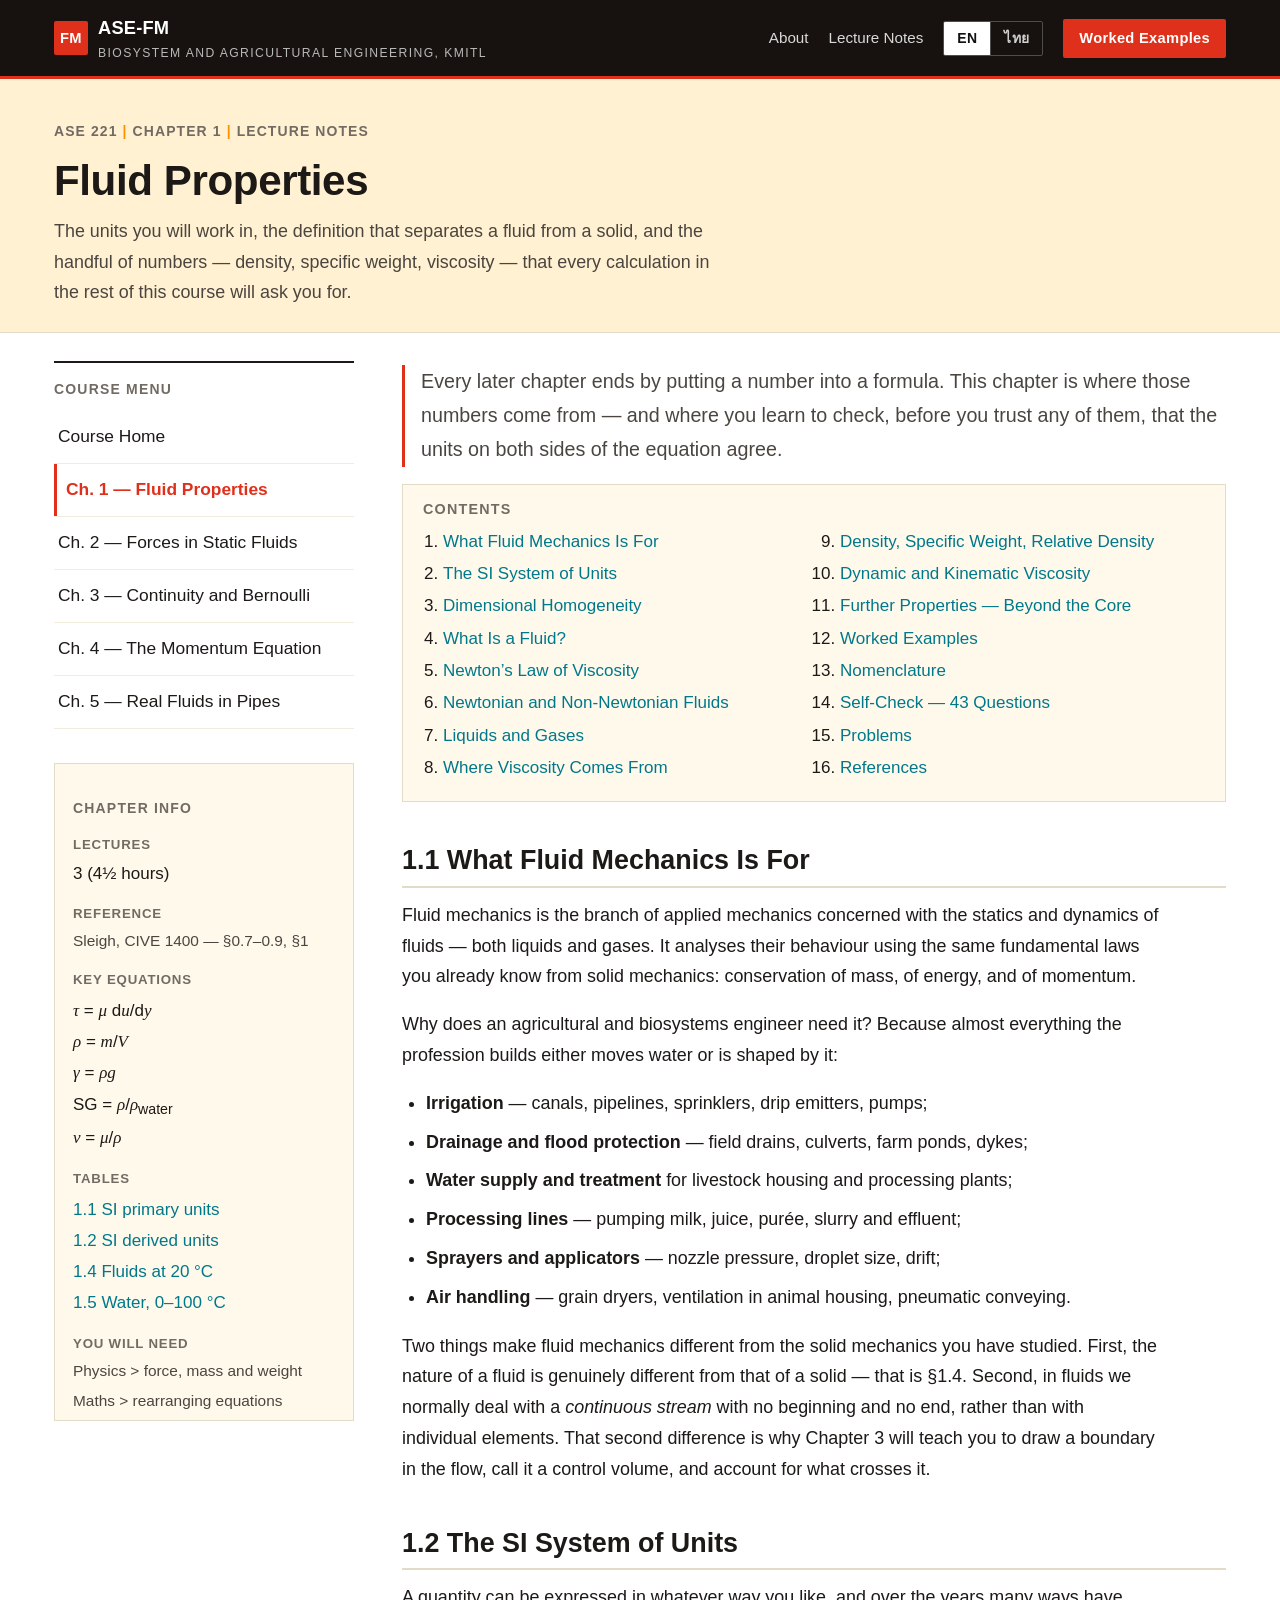
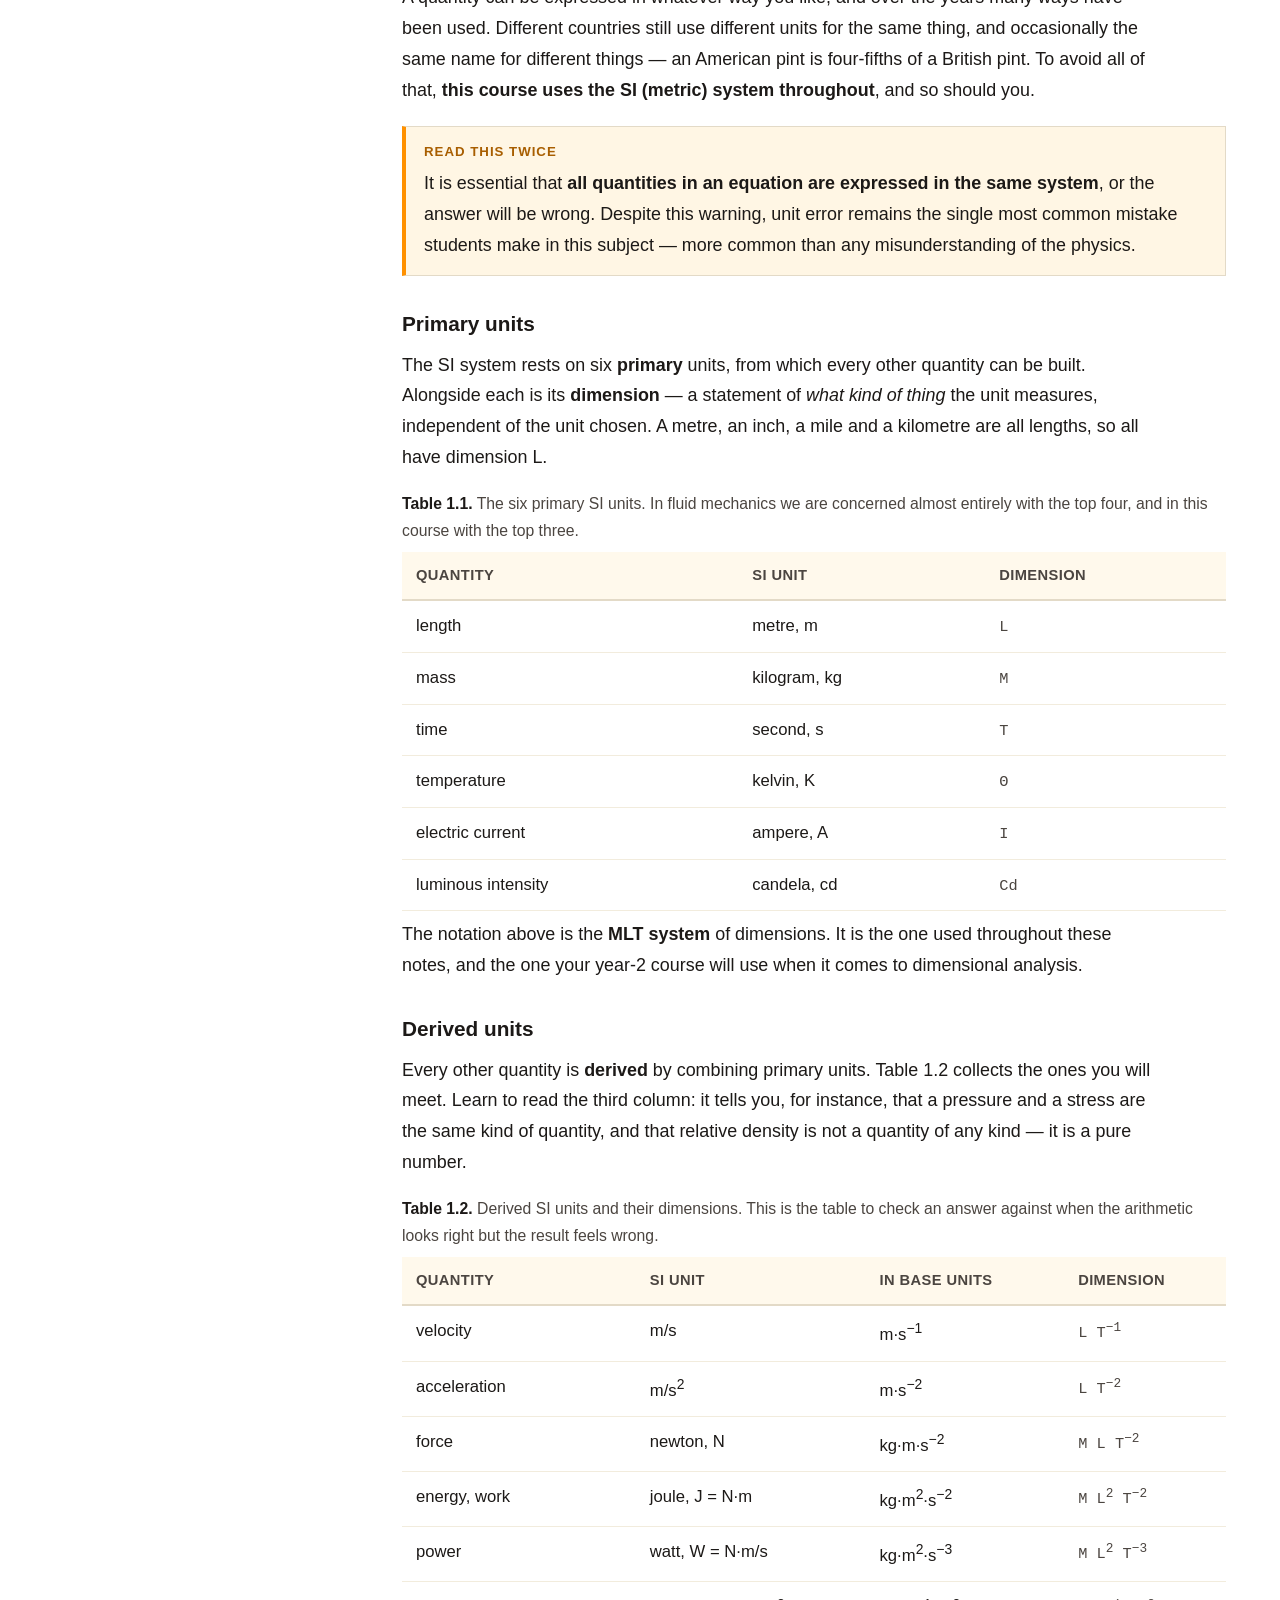
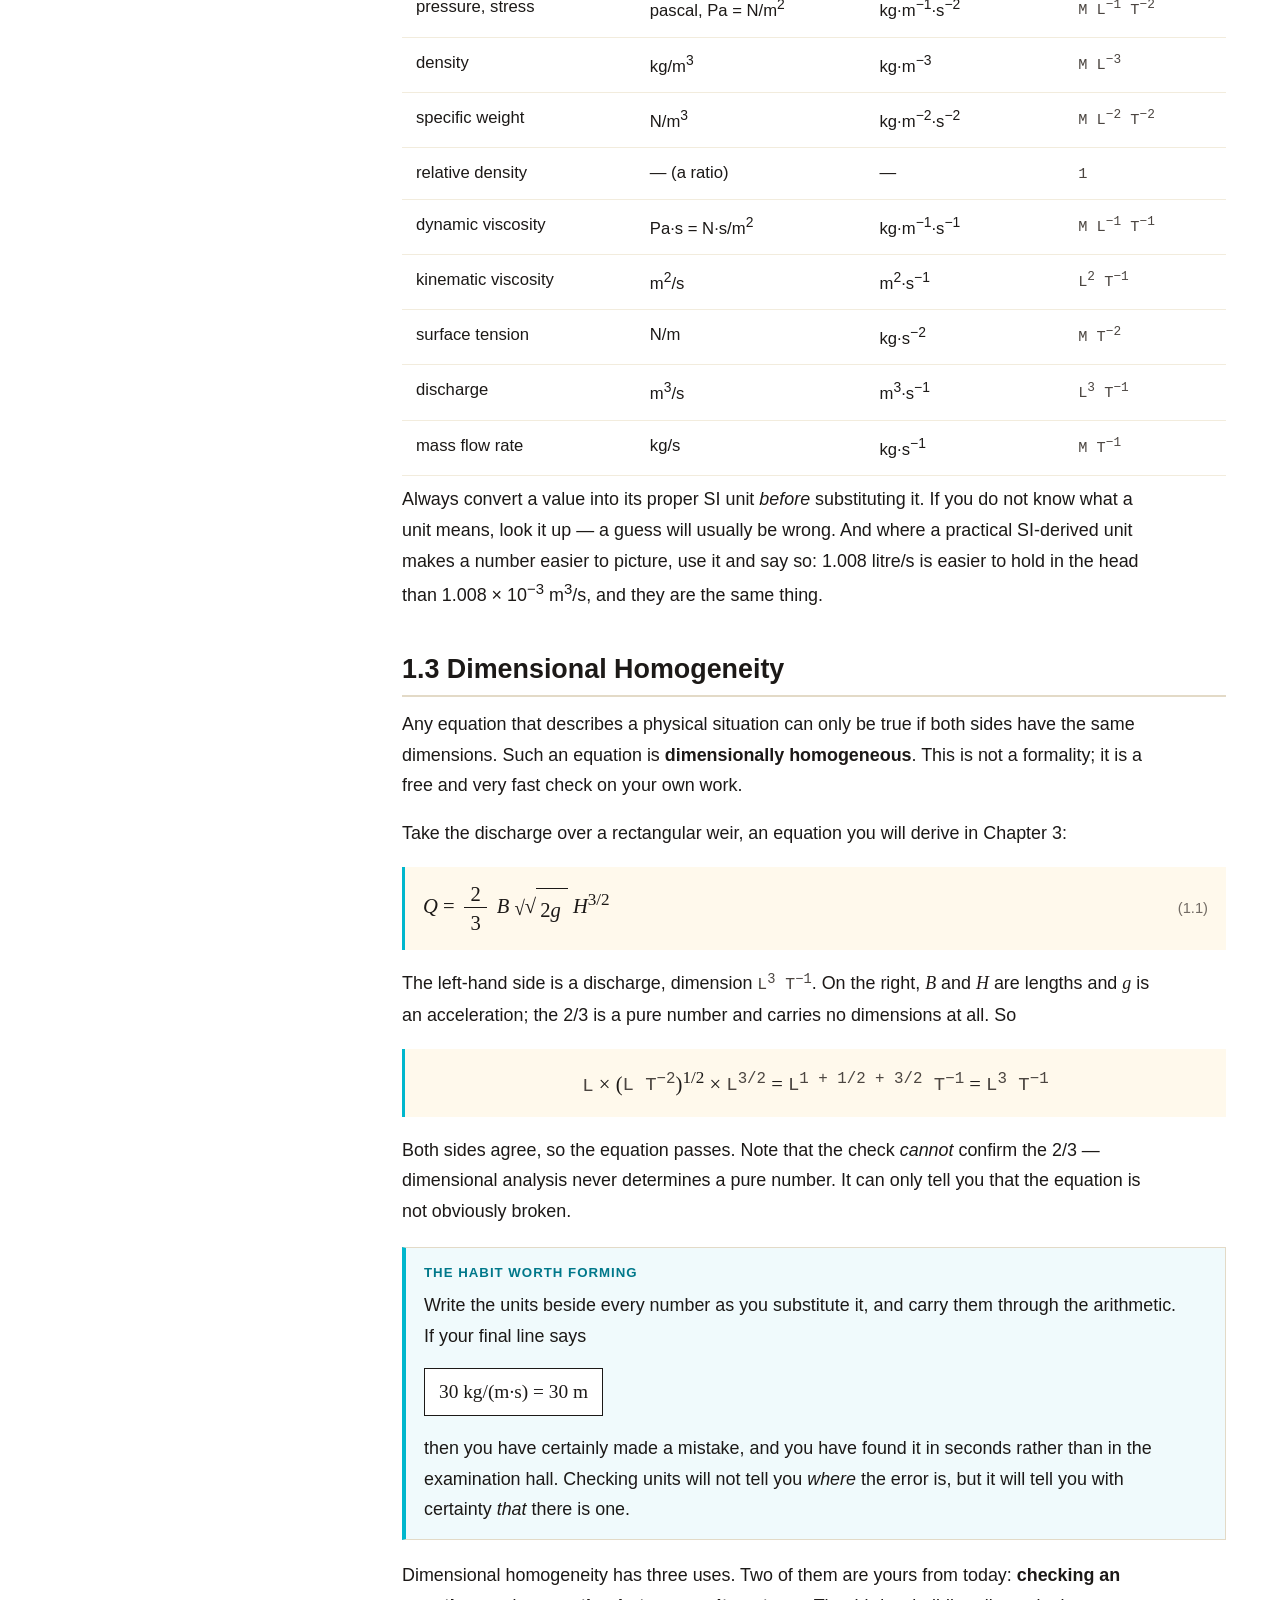
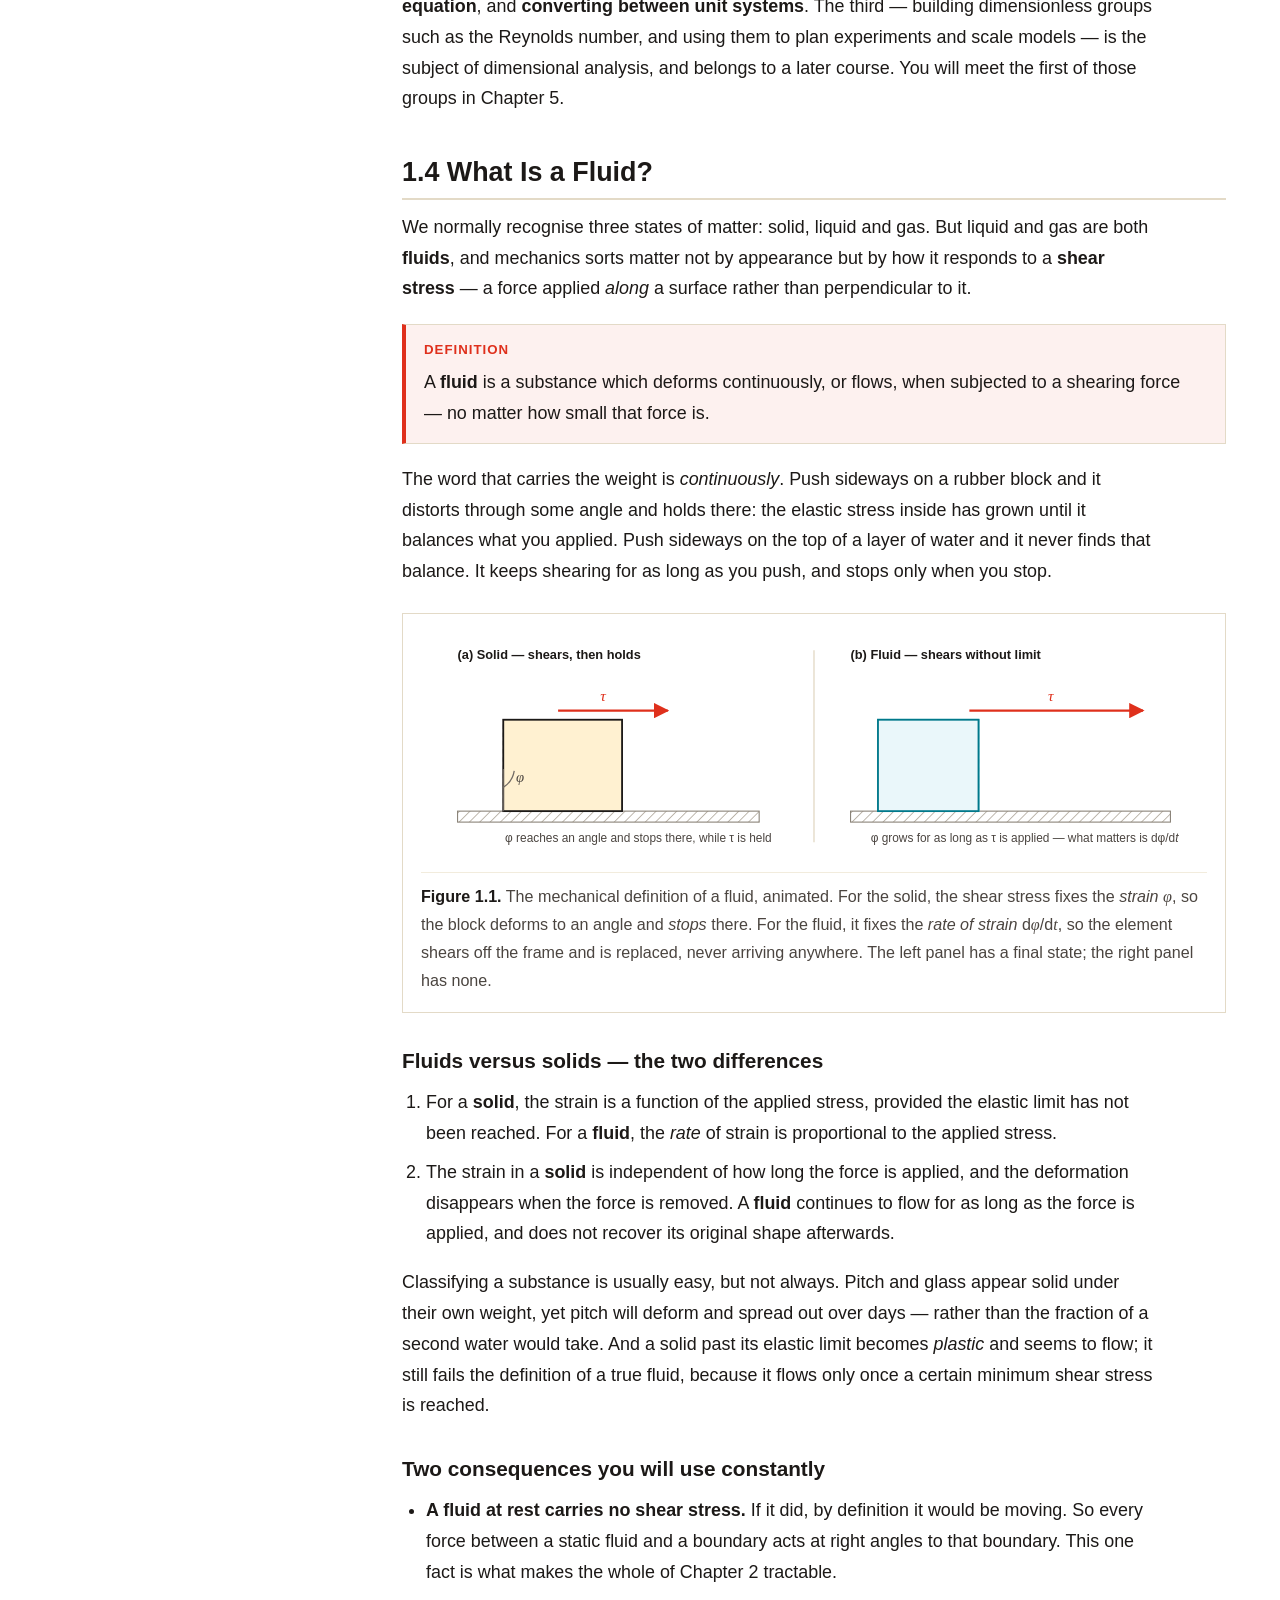
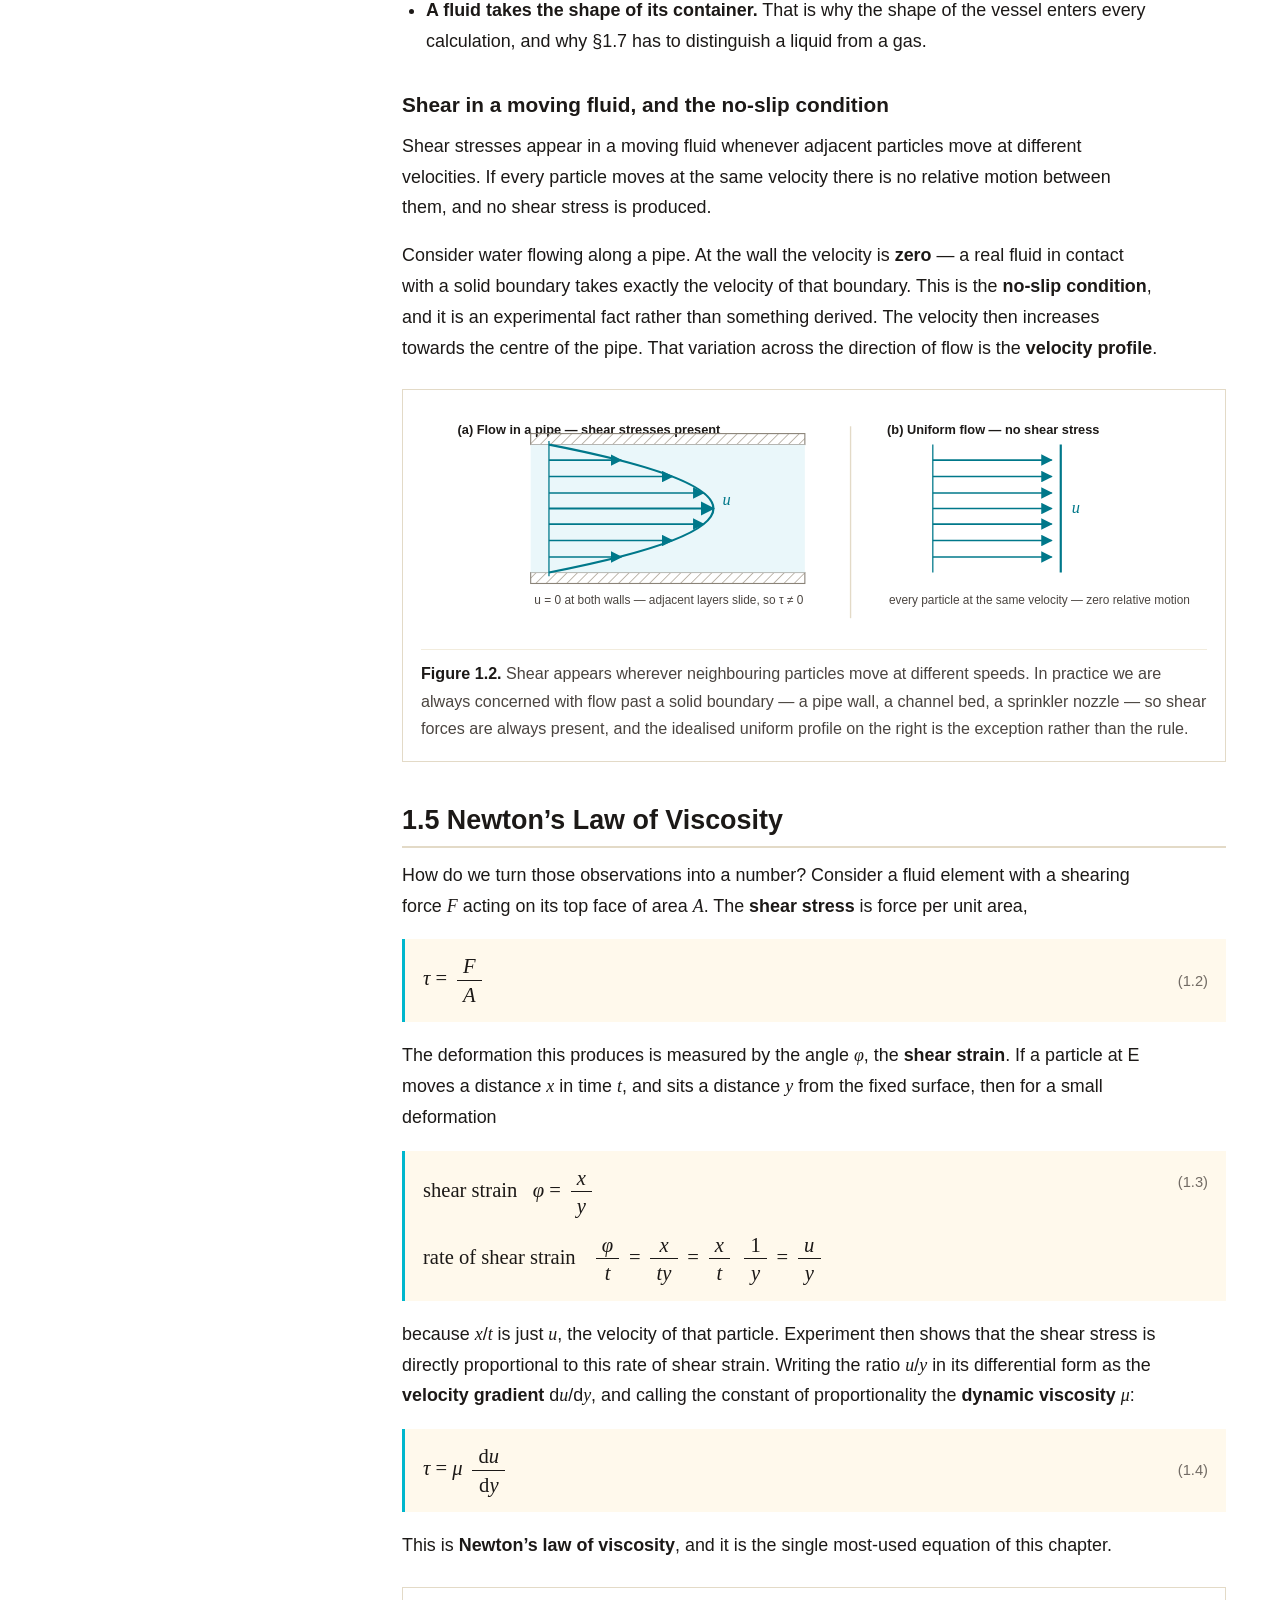
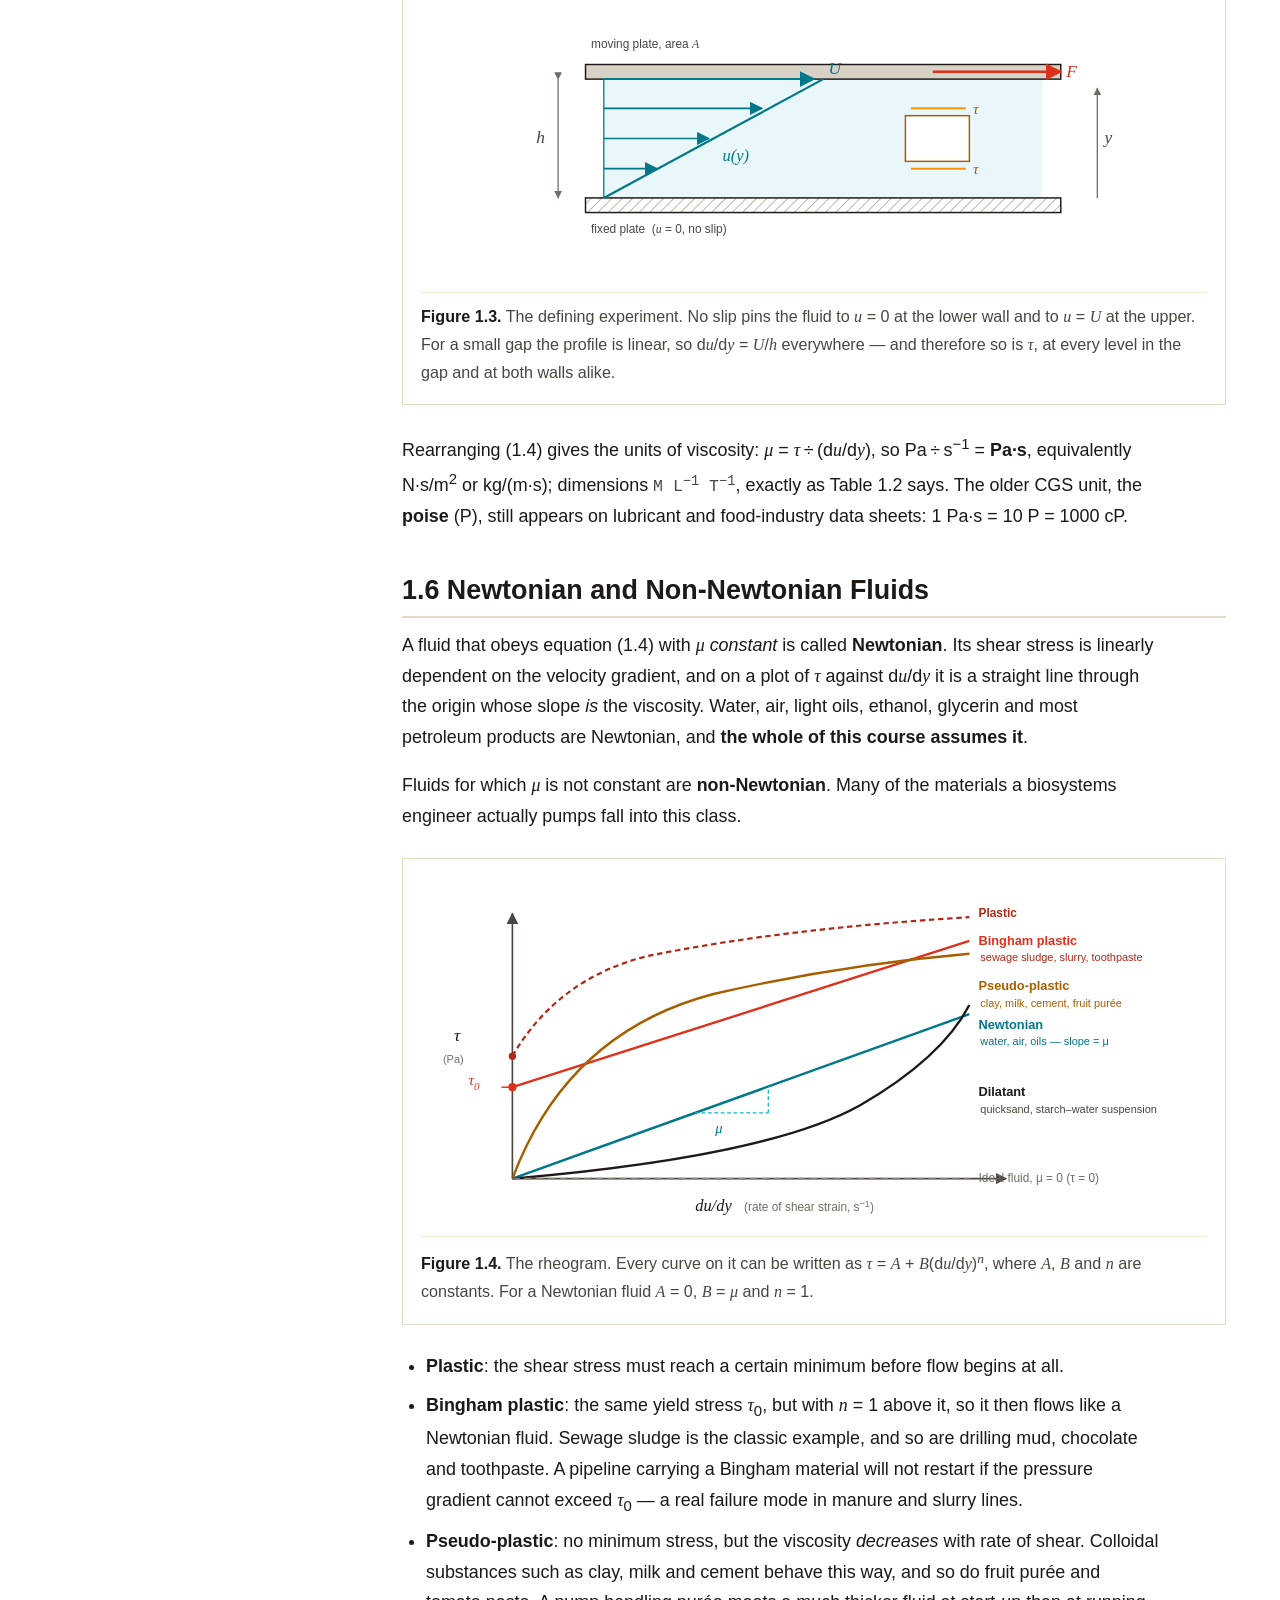
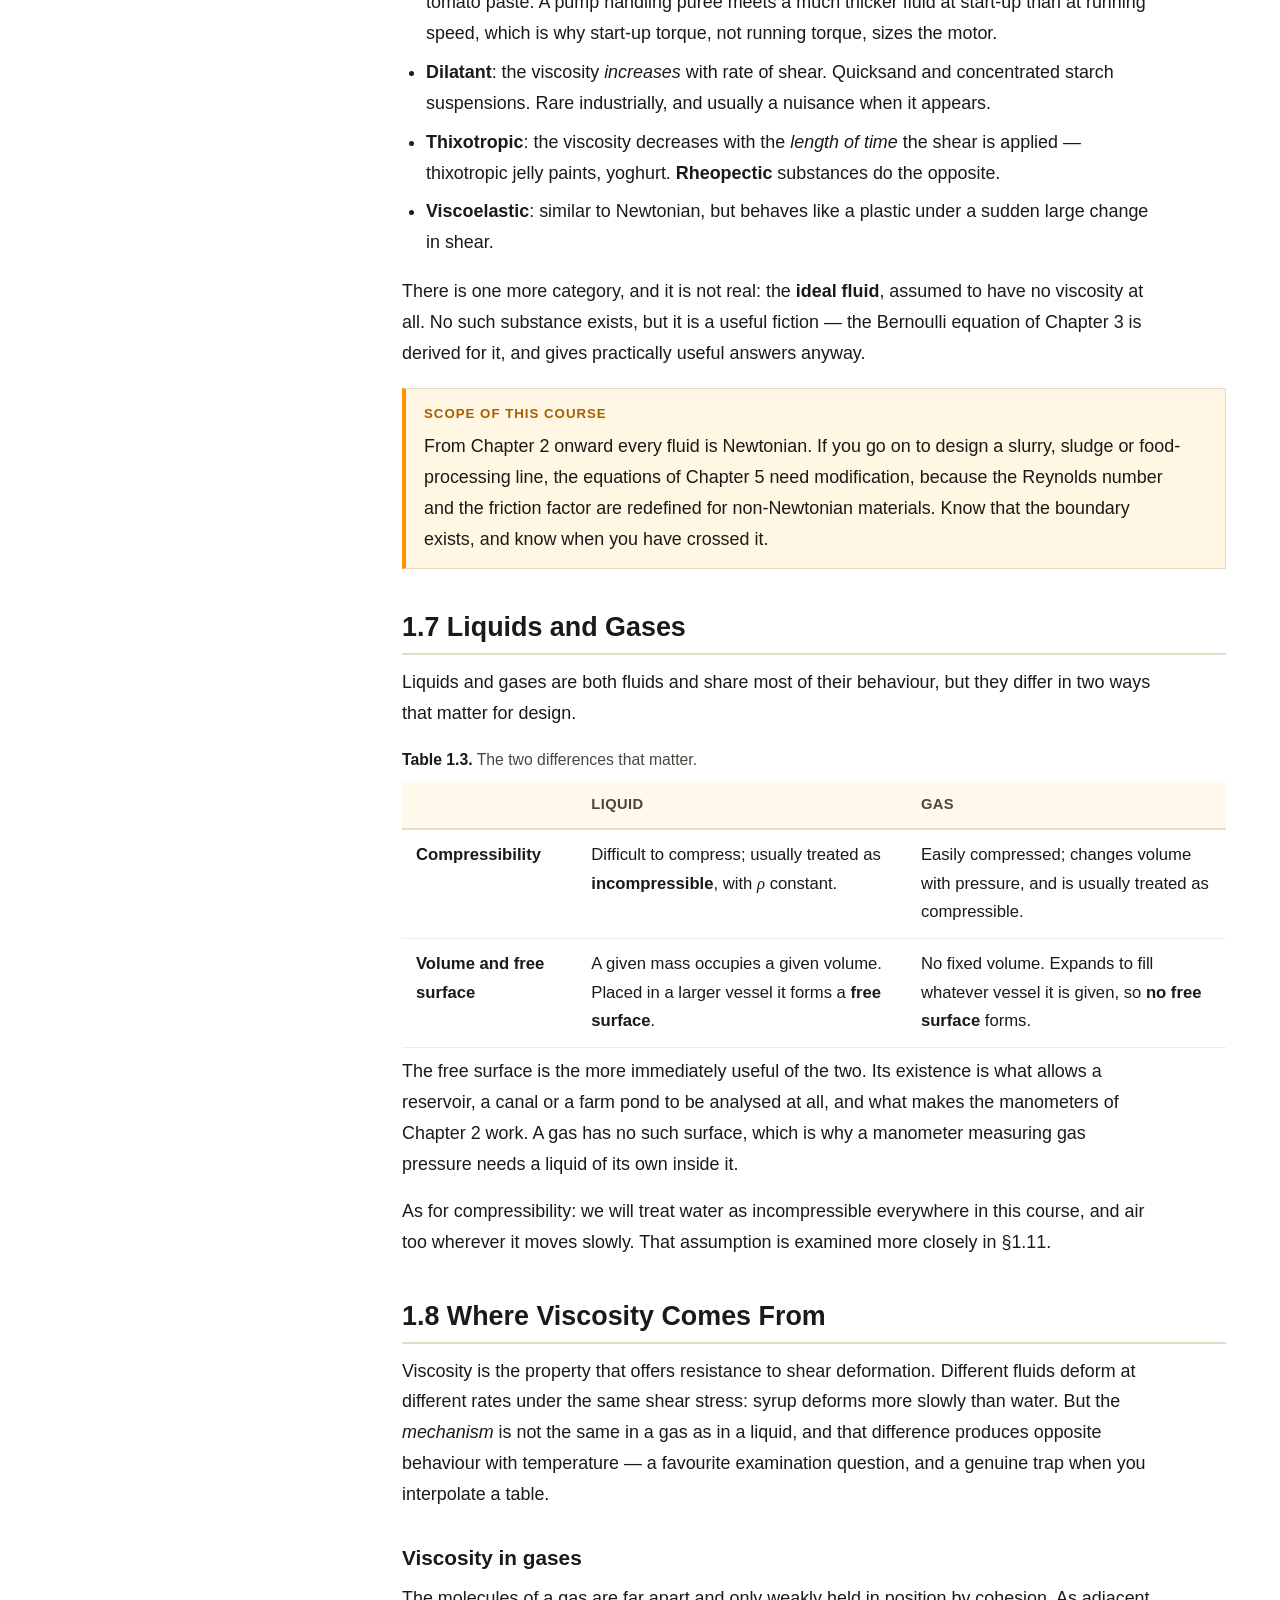
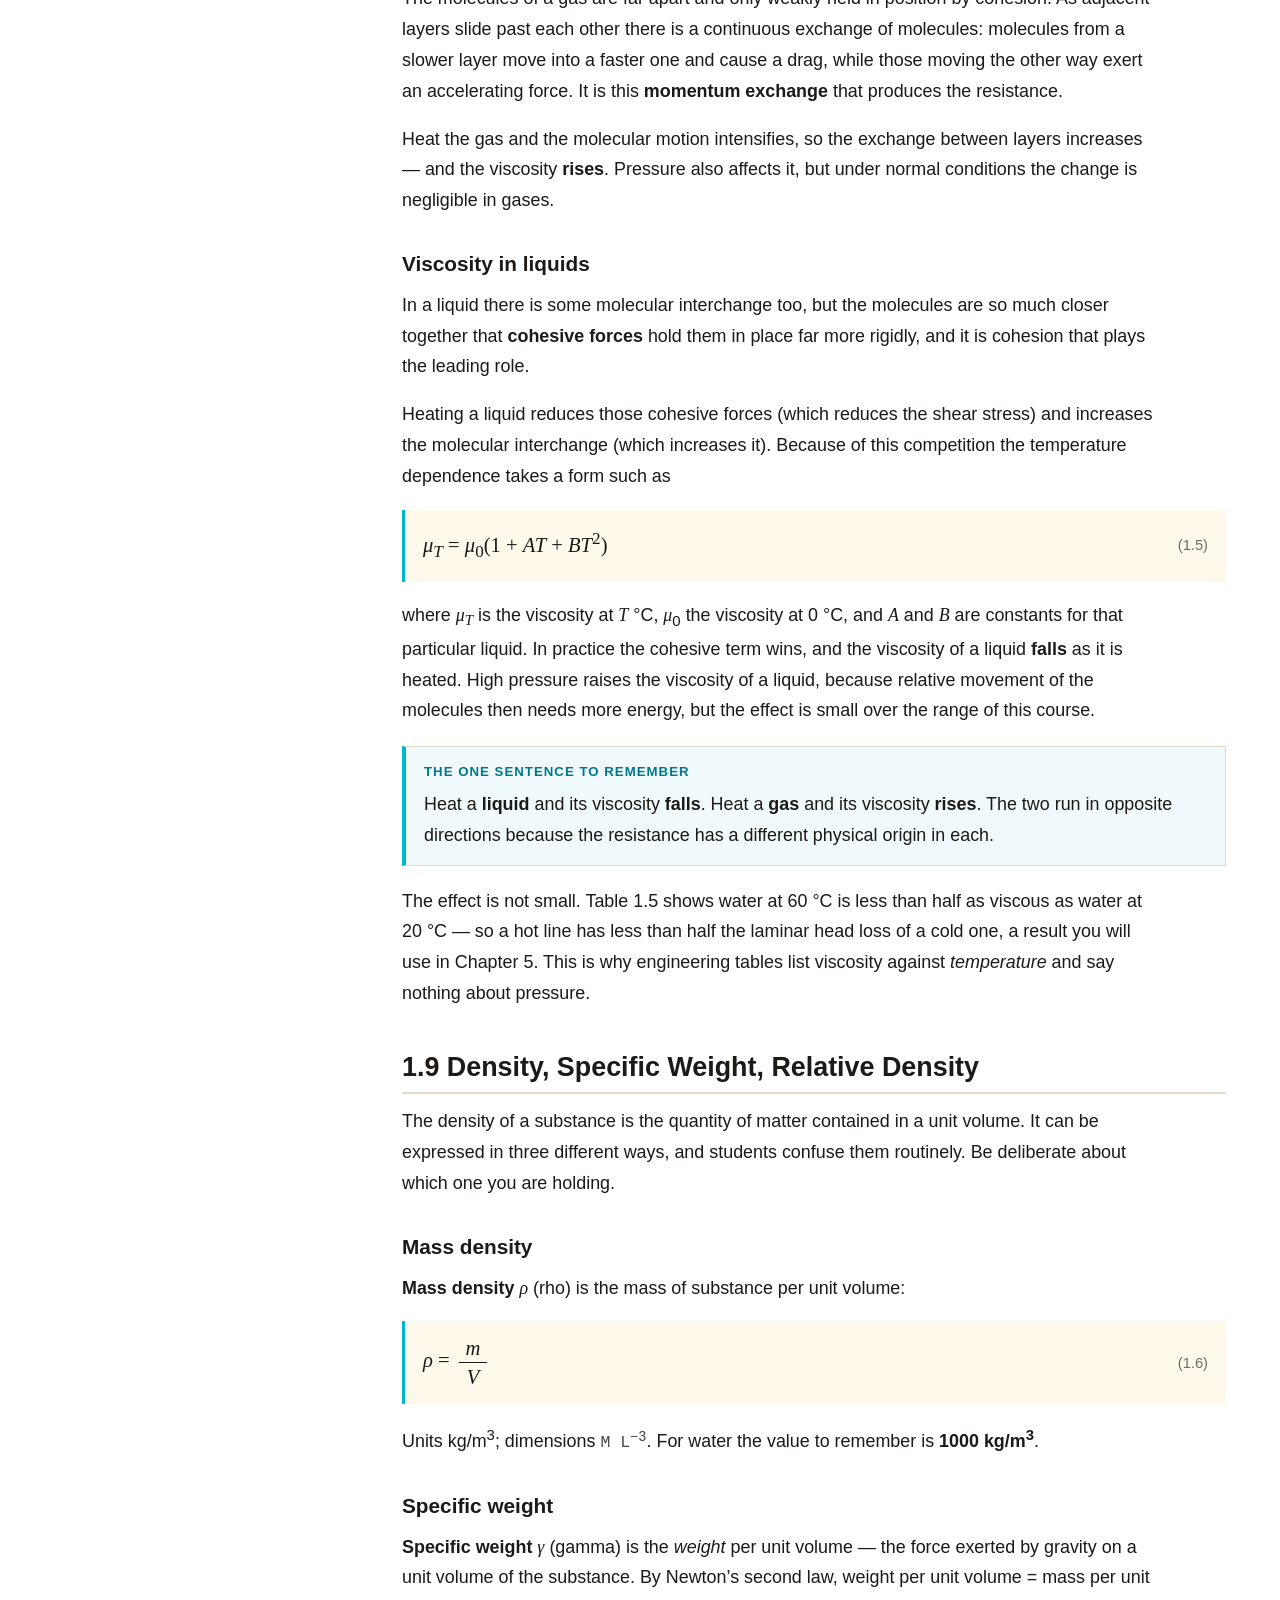
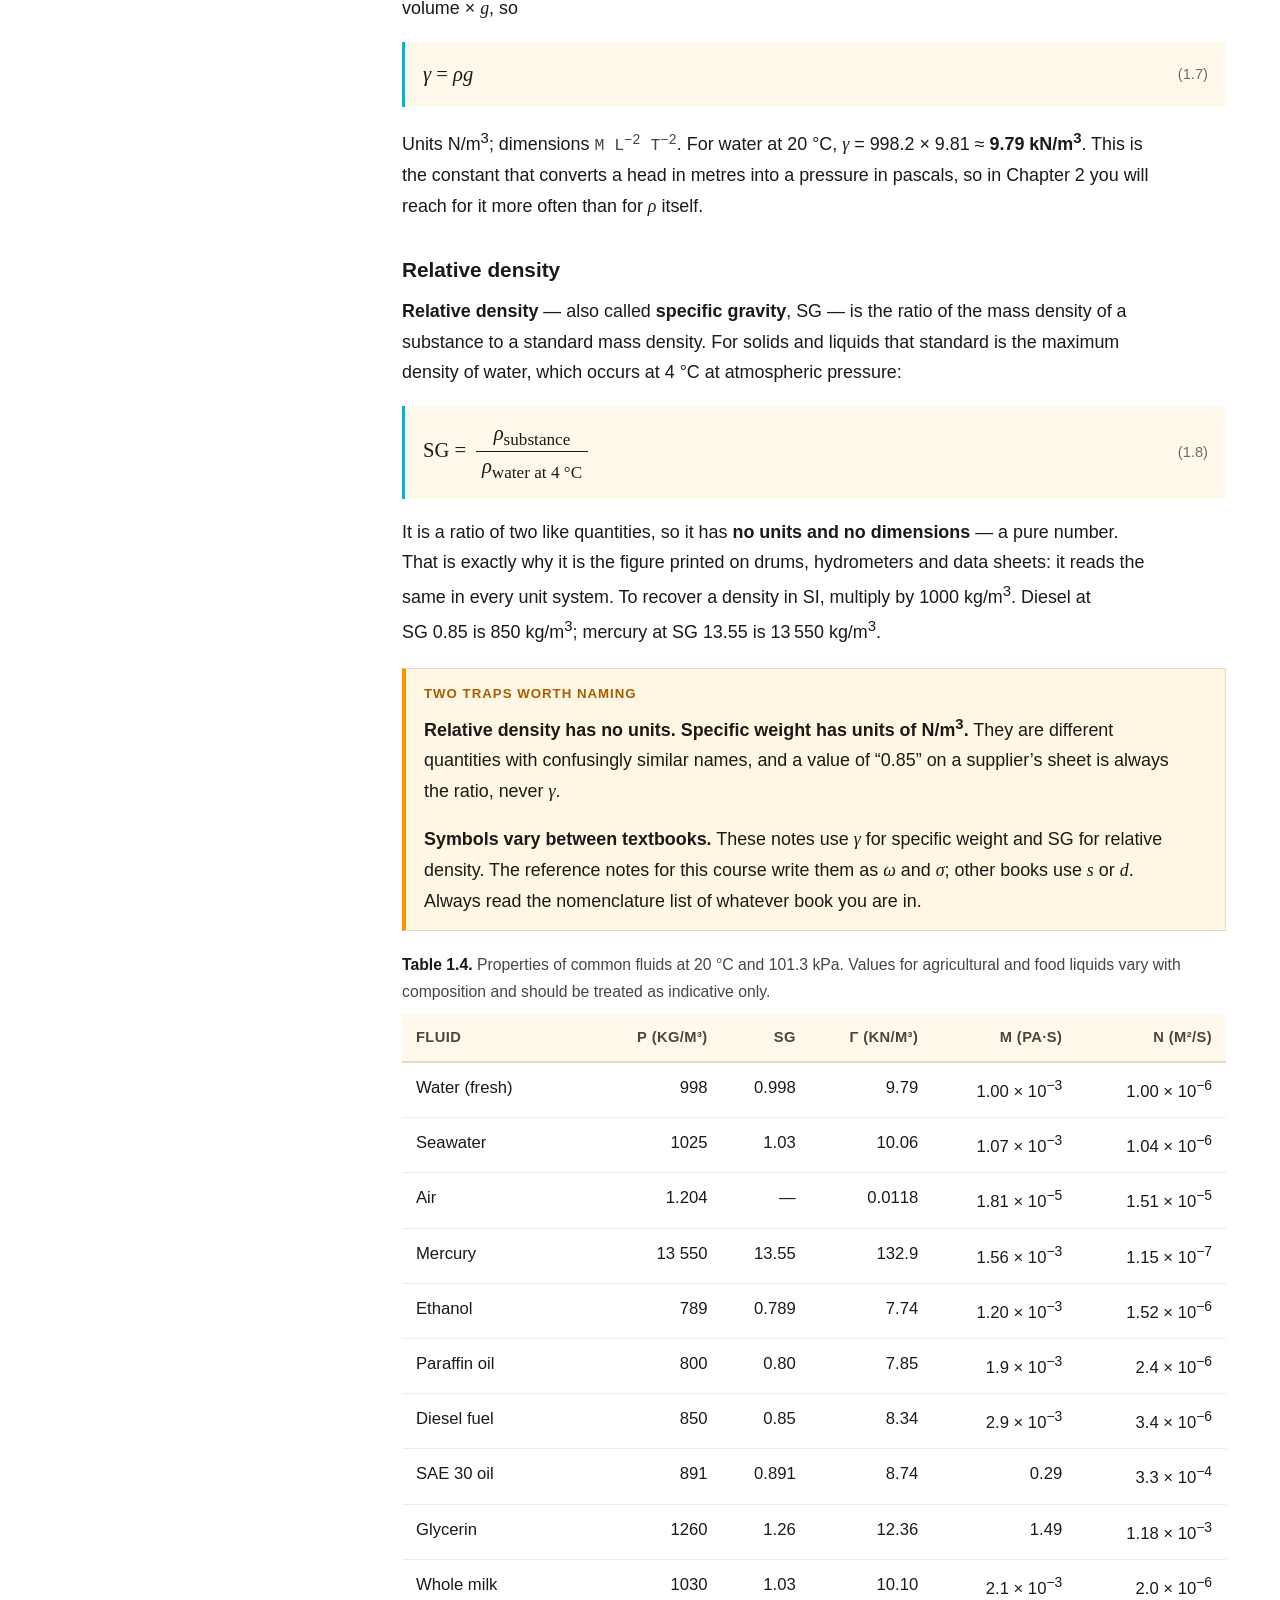
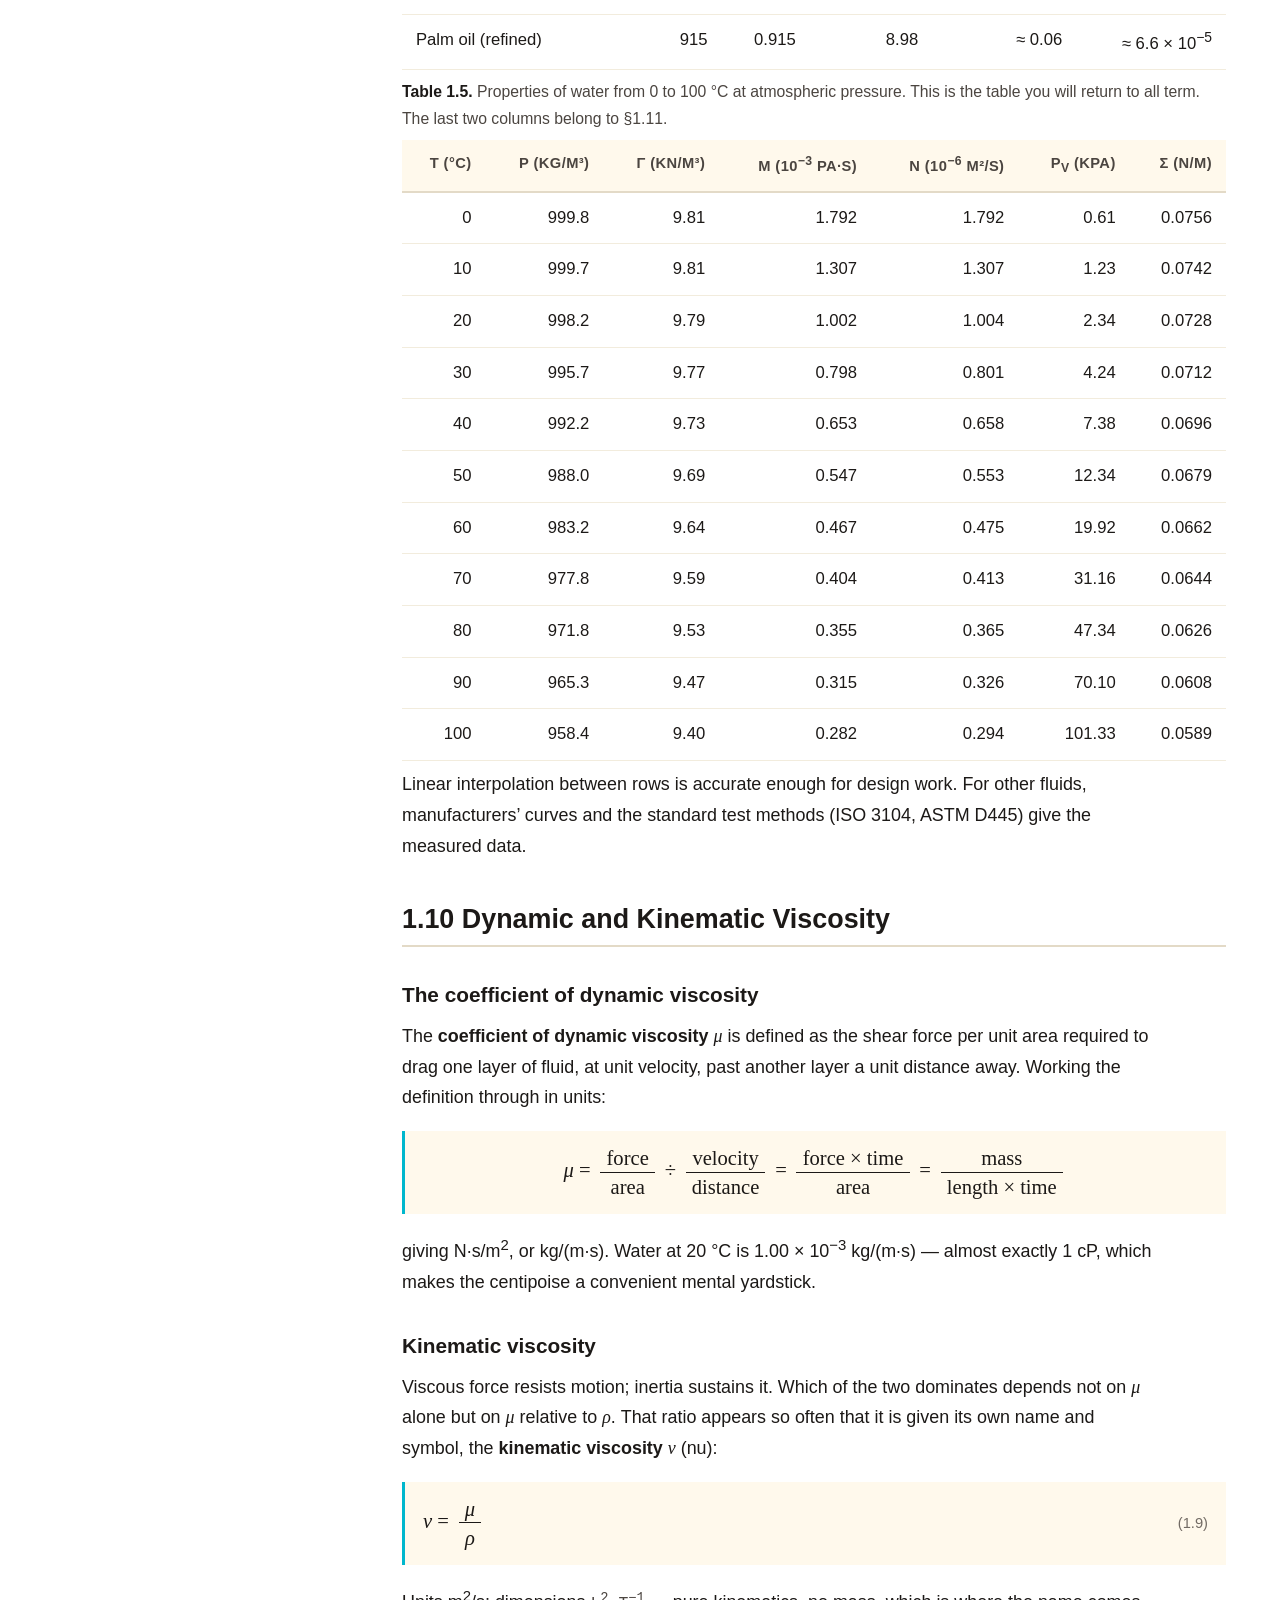
<file: chapter1.html>
<!DOCTYPE html>
<html lang="en">
<head>
<meta charset="utf-8">
<meta name="viewport" content="width=device-width, initial-scale=1">
<title>Chapter 1: Fluid Properties | ASE 221 Introduction to Fluid Mechanics</title>
<meta name="description" content="The SI system of units and dimensions, dimensional homogeneity, what separates a fluid from a solid, Newton's law of viscosity, Newtonian and non-Newtonian fluids, liquids and gases, density, specific weight, relative density, and dynamic and kinematic viscosity.">
<link rel="stylesheet" href="style.css">
</head>
<body>

<header class="topbar">
  <div class="topbar-inner">
    <a class="logo" href="index.html">
      <span class="logo-mark">FM</span>
      <span class="logo-text">ASE-FM<small>Biosystem and Agricultural Engineering, KMITL</small></span>
    </a>
    <span class="topbar-spacer"></span>
    <nav class="topbar-nav">
      <a href="index.html">About</a>
      <a href="chapter1.html">Lecture Notes</a>
    </nav>
    <div class="lang-switch">
      <a href="chapter1.html" class="active">EN</a>
      <a href="chapter1-th.html" lang="th">ไทย</a>
    </div>
    <a class="btn-give" href="#s12">Worked Examples</a>
  </div>
</header>

<div class="masthead">
  <div class="masthead-inner">
    <p class="eyebrow">ASE 221 <span>|</span> Chapter 1 <span>|</span> Lecture Notes</p>
    <h1>Fluid Properties</h1>
    <p class="tagline">The units you will work in, the definition that separates a fluid from a solid, and
      the handful of numbers &mdash; density, specific weight, viscosity &mdash; that every calculation in
      the rest of this course will ask you for.</p>
  </div>
</div>

<div class="layout">

  <aside class="sidebar">
    <nav class="course-menu">
      <h2>Course Menu</h2>
      <ul>
        <li><a href="index.html">Course Home</a></li>
        <li><a href="chapter1.html" class="active">Ch.&nbsp;1 &mdash; Fluid Properties</a></li>
        <li><a href="chapter2.html">Ch.&nbsp;2 &mdash; Forces in Static Fluids</a></li>
        <li><a href="chapter3.html">Ch.&nbsp;3 &mdash; Continuity and Bernoulli</a></li>
        <li><a href="chapter4.html">Ch.&nbsp;4 &mdash; The Momentum Equation</a></li>
        <li><a href="chapter5.html">Ch.&nbsp;5 &mdash; Real Fluids in Pipes</a></li>
      </ul>
    </nav>

    <section class="course-info">
      <h2>Chapter Info</h2>
      <dl>
        <dt>Lectures</dt>
        <dd>3 (4&frac12; hours)</dd>

        <dt>Reference</dt>
        <dd class="crumbs">Sleigh, CIVE 1400 &mdash; &sect;0.7&ndash;0.9, &sect;1</dd>

        <dt>Key Equations</dt>
        <dd>
          <ul>
            <li><var>&tau;</var> = <var>&mu;</var> d<var>u</var>/d<var>y</var></li>
            <li><var>&rho;</var> = <var>m</var>/<var>V</var></li>
            <li><var>&gamma;</var> = <var>&rho;g</var></li>
            <li>SG = <var>&rho;</var>/<var>&rho;</var><sub>water</sub></li>
            <li><var>&nu;</var> = <var>&mu;</var>/<var>&rho;</var></li>
          </ul>
        </dd>

        <dt>Tables</dt>
        <dd>
          <ul>
            <li><a href="#t1">1.1 SI primary units</a></li>
            <li><a href="#t2">1.2 SI derived units</a></li>
            <li><a href="#t3">1.4 Fluids at 20&nbsp;&deg;C</a></li>
            <li><a href="#t4">1.5 Water, 0&ndash;100&nbsp;&deg;C</a></li>
          </ul>
        </dd>

        <dt>You Will Need</dt>
        <dd class="crumbs">Physics &gt; force, mass and weight</dd>
        <dd class="crumbs">Maths &gt; rearranging equations</dd>
      </dl>
    </section>
  </aside>

  <main class="content">

    <p class="lead">Every later chapter ends by putting a number into a formula. This chapter is where those
      numbers come from &mdash; and where you learn to check, before you trust any of them, that the units
      on both sides of the equation agree.</p>

    <nav class="toc">
      <h2>Contents</h2>
      <ol>
        <li><a href="#s1">What Fluid Mechanics Is For</a></li>
        <li><a href="#s2">The SI System of Units</a></li>
        <li><a href="#s3">Dimensional Homogeneity</a></li>
        <li><a href="#s4">What Is a Fluid?</a></li>
        <li><a href="#s5">Newton&rsquo;s Law of Viscosity</a></li>
        <li><a href="#s6">Newtonian and Non-Newtonian Fluids</a></li>
        <li><a href="#s7">Liquids and Gases</a></li>
        <li><a href="#s8">Where Viscosity Comes From</a></li>
        <li><a href="#s9">Density, Specific Weight, Relative Density</a></li>
        <li><a href="#s10">Dynamic and Kinematic Viscosity</a></li>
        <li><a href="#s11">Further Properties &mdash; Beyond the Core</a></li>
        <li><a href="#s12">Worked Examples</a></li>
        <li><a href="#s13">Nomenclature</a></li>
        <li><a href="#s14">Self-Check &mdash; 43 Questions</a></li>
        <li><a href="#s15">Problems</a></li>
        <li><a href="#s16">References</a></li>
      </ol>
    </nav>

    <!-- ============================================================ 1.1 -->
    <h2 id="s1">1.1 What Fluid Mechanics Is For</h2>

    <p>Fluid mechanics is the branch of applied mechanics concerned with the statics and dynamics of
      fluids &mdash; both liquids and gases. It analyses their behaviour using the same fundamental laws
      you already know from solid mechanics: conservation of mass, of energy, and of momentum.</p>

    <p>Why does an agricultural and biosystems engineer need it? Because almost everything the profession
      builds either moves water or is shaped by it:</p>

    <ul>
      <li><b>Irrigation</b> &mdash; canals, pipelines, sprinklers, drip emitters, pumps;</li>
      <li><b>Drainage and flood protection</b> &mdash; field drains, culverts, farm ponds, dykes;</li>
      <li><b>Water supply and treatment</b> for livestock housing and processing plants;</li>
      <li><b>Processing lines</b> &mdash; pumping milk, juice, purée, slurry and effluent;</li>
      <li><b>Sprayers and applicators</b> &mdash; nozzle pressure, droplet size, drift;</li>
      <li><b>Air handling</b> &mdash; grain dryers, ventilation in animal housing, pneumatic conveying.</li>
    </ul>

    <p>Two things make fluid mechanics different from the solid mechanics you have studied. First, the
      nature of a fluid is genuinely different from that of a solid &mdash; that is &sect;1.4. Second, in
      fluids we normally deal with a <em>continuous stream</em> with no beginning and no end, rather than
      with individual elements. That second difference is why Chapter&nbsp;3 will teach you to draw a
      boundary in the flow, call it a control volume, and account for what crosses it.</p>

    <!-- ============================================================ 1.2 -->
    <h2 id="s2">1.2 The SI System of Units</h2>

    <p>A quantity can be expressed in whatever way you like, and over the years many ways have been used.
      Different countries still use different units for the same thing, and occasionally the same name for
      different things &mdash; an American pint is four-fifths of a British pint. To avoid all of that,
      <b>this course uses the SI (metric) system throughout</b>, and so should you.</p>

    <div class="callout warn">
      <span class="label">Read this twice</span>
      <p>It is essential that <b>all quantities in an equation are expressed in the same system</b>, or the
        answer will be wrong. Despite this warning, unit error remains the single most common mistake
        students make in this subject &mdash; more common than any misunderstanding of the physics.</p>
    </div>

    <h3>Primary units</h3>
    <p>The SI system rests on six <b>primary</b> units, from which every other quantity can be built.
      Alongside each is its <b>dimension</b> &mdash; a statement of <em>what kind of thing</em> the unit
      measures, independent of the unit chosen. A metre, an inch, a mile and a kilometre are all lengths,
      so all have dimension&nbsp;L.</p>

    <div class="table-wrap">
      <table id="t1">
        <caption><b>Table 1.1.</b> The six primary SI units. In fluid mechanics we are concerned almost
          entirely with the top four, and in this course with the top three.</caption>
        <thead>
          <tr><th>Quantity</th><th>SI unit</th><th>Dimension</th></tr>
        </thead>
        <tbody>
          <tr><td>length</td><td>metre, m</td><td><span class="dim">L</span></td></tr>
          <tr><td>mass</td><td>kilogram, kg</td><td><span class="dim">M</span></td></tr>
          <tr><td>time</td><td>second, s</td><td><span class="dim">T</span></td></tr>
          <tr><td>temperature</td><td>kelvin, K</td><td><span class="dim">&Theta;</span></td></tr>
          <tr><td>electric current</td><td>ampere, A</td><td><span class="dim">I</span></td></tr>
          <tr><td>luminous intensity</td><td>candela, cd</td><td><span class="dim">Cd</span></td></tr>
        </tbody>
      </table>
    </div>

    <p>The notation above is the <b>MLT system</b> of dimensions. It is the one used throughout these
      notes, and the one your year-2 course will use when it comes to dimensional analysis.</p>

    <h3>Derived units</h3>
    <p>Every other quantity is <b>derived</b> by combining primary units. Table&nbsp;1.2 collects the ones
      you will meet. Learn to read the third column: it tells you, for instance, that a pressure and a
      stress are the same kind of quantity, and that relative density is not a quantity of any kind &mdash;
      it is a pure number.</p>

    <div class="table-wrap">
      <table id="t2">
        <caption><b>Table 1.2.</b> Derived SI units and their dimensions. This is the table to check an
          answer against when the arithmetic looks right but the result feels wrong.</caption>
        <thead>
          <tr><th>Quantity</th><th>SI unit</th><th>In base units</th><th>Dimension</th></tr>
        </thead>
        <tbody>
          <tr><td>velocity</td><td>m/s</td><td>m&middot;s<sup>&minus;1</sup></td><td><span class="dim">L T<sup>&minus;1</sup></span></td></tr>
          <tr><td>acceleration</td><td>m/s<sup>2</sup></td><td>m&middot;s<sup>&minus;2</sup></td><td><span class="dim">L T<sup>&minus;2</sup></span></td></tr>
          <tr><td>force</td><td>newton, N</td><td>kg&middot;m&middot;s<sup>&minus;2</sup></td><td><span class="dim">M L T<sup>&minus;2</sup></span></td></tr>
          <tr><td>energy, work</td><td>joule, J = N&middot;m</td><td>kg&middot;m<sup>2</sup>&middot;s<sup>&minus;2</sup></td><td><span class="dim">M L<sup>2</sup> T<sup>&minus;2</sup></span></td></tr>
          <tr><td>power</td><td>watt, W = N&middot;m/s</td><td>kg&middot;m<sup>2</sup>&middot;s<sup>&minus;3</sup></td><td><span class="dim">M L<sup>2</sup> T<sup>&minus;3</sup></span></td></tr>
          <tr><td>pressure, stress</td><td>pascal, Pa = N/m<sup>2</sup></td><td>kg&middot;m<sup>&minus;1</sup>&middot;s<sup>&minus;2</sup></td><td><span class="dim">M L<sup>&minus;1</sup> T<sup>&minus;2</sup></span></td></tr>
          <tr><td>density</td><td>kg/m<sup>3</sup></td><td>kg&middot;m<sup>&minus;3</sup></td><td><span class="dim">M L<sup>&minus;3</sup></span></td></tr>
          <tr><td>specific weight</td><td>N/m<sup>3</sup></td><td>kg&middot;m<sup>&minus;2</sup>&middot;s<sup>&minus;2</sup></td><td><span class="dim">M L<sup>&minus;2</sup> T<sup>&minus;2</sup></span></td></tr>
          <tr><td>relative density</td><td>&mdash; (a ratio)</td><td>&mdash;</td><td><span class="dim">1</span></td></tr>
          <tr><td>dynamic viscosity</td><td>Pa&middot;s = N&middot;s/m<sup>2</sup></td><td>kg&middot;m<sup>&minus;1</sup>&middot;s<sup>&minus;1</sup></td><td><span class="dim">M L<sup>&minus;1</sup> T<sup>&minus;1</sup></span></td></tr>
          <tr><td>kinematic viscosity</td><td>m<sup>2</sup>/s</td><td>m<sup>2</sup>&middot;s<sup>&minus;1</sup></td><td><span class="dim">L<sup>2</sup> T<sup>&minus;1</sup></span></td></tr>
          <tr><td>surface tension</td><td>N/m</td><td>kg&middot;s<sup>&minus;2</sup></td><td><span class="dim">M T<sup>&minus;2</sup></span></td></tr>
          <tr><td>discharge</td><td>m<sup>3</sup>/s</td><td>m<sup>3</sup>&middot;s<sup>&minus;1</sup></td><td><span class="dim">L<sup>3</sup> T<sup>&minus;1</sup></span></td></tr>
          <tr><td>mass flow rate</td><td>kg/s</td><td>kg&middot;s<sup>&minus;1</sup></td><td><span class="dim">M T<sup>&minus;1</sup></span></td></tr>
        </tbody>
      </table>
    </div>

    <p>Always convert a value into its proper SI unit <em>before</em> substituting it. If you do not know
      what a unit means, look it up &mdash; a guess will usually be wrong. And where a practical SI-derived
      unit makes a number easier to picture, use it and say so: 1.008&nbsp;litre/s is easier to hold in the
      head than 1.008&nbsp;&times;&nbsp;10<sup>&minus;3</sup>&nbsp;m<sup>3</sup>/s, and they are the same
      thing.</p>

    <!-- ============================================================ 1.3 -->
    <h2 id="s3">1.3 Dimensional Homogeneity</h2>

    <p>Any equation that describes a physical situation can only be true if both sides have the same
      dimensions. Such an equation is <b>dimensionally homogeneous</b>. This is not a formality; it is a
      free and very fast check on your own work.</p>

    <p>Take the discharge over a rectangular weir, an equation you will derive in Chapter&nbsp;3:</p>

    <div class="eq">
      <span class="body"><var>Q</var> = <span class="frac"><span>2</span><span class="den">3</span></span> <var>B</var> <span class="sqrt">&radic;<span class="rad">2<var>g</var></span></span> <var>H</var><sup>3/2</sup></span>
      <span class="tag">(1.1)</span>
    </div>

    <p>The left-hand side is a discharge, dimension
      <span class="dim">L<sup>3</sup> T<sup>&minus;1</sup></span>. On the right, <var>B</var> and
      <var>H</var> are lengths and <var>g</var> is an acceleration; the 2/3 is a pure number and carries
      no dimensions at all. So</p>

    <div class="eq plain">
      <span class="body"><span class="dim">L</span> &times; (<span class="dim">L T<sup>&minus;2</sup></span>)<sup>1/2</sup> &times; <span class="dim">L<sup>3/2</sup></span> = <span class="dim">L<sup>1 + 1/2 + 3/2</sup> T<sup>&minus;1</sup></span> = <span class="dim">L<sup>3</sup> T<sup>&minus;1</sup></span></span>
    </div>

    <p>Both sides agree, so the equation passes. Note that the check <em>cannot</em> confirm the 2/3 &mdash;
      dimensional analysis never determines a pure number. It can only tell you that the equation is not
      obviously broken.</p>

    <div class="callout">
      <span class="label">The habit worth forming</span>
      <p>Write the units beside every number as you substitute it, and carry them through the arithmetic.
        If your final line says</p>
      <p class="result">30 kg/(m&middot;s) = 30 m</p>
      <p>then you have certainly made a mistake, and you have found it in seconds rather than in the
        examination hall. Checking units will not tell you <em>where</em> the error is, but it will tell you
        with certainty <em>that</em> there is one.</p>
    </div>

    <p>Dimensional homogeneity has three uses. Two of them are yours from today: <b>checking an
      equation</b>, and <b>converting between unit systems</b>. The third &mdash; building dimensionless
      groups such as the Reynolds number, and using them to plan experiments and scale models &mdash; is
      the subject of dimensional analysis, and belongs to a later course. You will meet the first of those
      groups in Chapter&nbsp;5.</p>

    <!-- ============================================================ 1.4 -->
    <h2 id="s4">1.4 What Is a Fluid?</h2>

    <p>We normally recognise three states of matter: solid, liquid and gas. But liquid and gas are both
      <b>fluids</b>, and mechanics sorts matter not by appearance but by how it responds to a <b>shear
      stress</b> &mdash; a force applied <em>along</em> a surface rather than perpendicular to it.</p>

    <div class="callout rule">
      <span class="label">Definition</span>
      <p>A <b>fluid</b> is a substance which deforms continuously, or flows, when subjected to a shearing
        force &mdash; no matter how small that force is.</p>
    </div>

    <p>The word that carries the weight is <em>continuously</em>. Push sideways on a rubber block and it
      distorts through some angle and holds there: the elastic stress inside has grown until it balances
      what you applied. Push sideways on the top of a layer of water and it never finds that balance. It
      keeps shearing for as long as you push, and stops only when you stop.</p>

    <figure>
      <svg viewBox="0 0 860 250" role="img" aria-label="Left panel: a solid block sheared through a fixed angle and holding. Right panel: a fluid element that keeps shearing without limit.">
        <defs>
          <marker id="a1" viewBox="0 0 10 10" refX="9" refY="5" markerWidth="7" markerHeight="7" orient="auto">
            <path d="M0,0 L10,5 L0,10 z" fill="#DF301C"/>
          </marker>
          <pattern id="hatch" width="8" height="8" patternUnits="userSpaceOnUse" patternTransform="rotate(45)">
            <line x1="0" y1="0" x2="0" y2="8" stroke="#b9b2a7" stroke-width="2"/>
          </pattern>
        </defs>

        <!-- panel A : solid -->
        <text x="40" y="30" font-family="Segoe UI, Arial" font-size="14" font-weight="700" fill="#1c1917">(a) Solid &mdash; shears, then holds</text>
        <rect x="40" y="196" width="330" height="12" fill="url(#hatch)" stroke="#8a8378" stroke-width="1.2"/>
        <rect x="90" y="96" width="130" height="100" fill="none" stroke="#c9c9c9" stroke-width="1.6" stroke-dasharray="5 4"/>
        <rect class="shear-solid" x="90" y="96" width="130" height="100" fill="#FFF1D1" stroke="#1c1917" stroke-width="2"/>
        <g class="stress-solid">
          <line x1="150" y1="86" x2="270" y2="86" stroke="#DF301C" stroke-width="2.4" marker-end="url(#a1)"/>
          <text x="196" y="76" font-family="Cambria, Georgia, serif" font-size="17" font-style="italic" fill="#DF301C">&tau;</text>
        </g>
        <path d="M90,196 L90,150" stroke="#726b64" stroke-width="1.2"/>
        <g class="theta-mark">
          <path d="M90,170 A26,26 0 0,0 102,152" fill="none" stroke="#726b64" stroke-width="1.4"/>
          <text x="104" y="164" font-family="Cambria, Georgia, serif" font-size="16" font-style="italic" fill="#4b4540">&phi;</text>
        </g>
        <text x="92" y="230" font-family="Segoe UI, Arial" font-size="13" fill="#4b4540">&phi; reaches an angle and stops there, while &tau; is held</text>

        <!-- divider -->
        <line x1="430" y1="20" x2="430" y2="230" stroke="#e3dac7" stroke-width="1.5"/>

        <!-- panel B : fluid -->
        <text x="470" y="30" font-family="Segoe UI, Arial" font-size="14" font-weight="700" fill="#1c1917">(b) Fluid &mdash; shears without limit</text>
        <rect x="470" y="196" width="350" height="12" fill="url(#hatch)" stroke="#8a8378" stroke-width="1.2"/>
        <rect x="500" y="96" width="110" height="100" fill="none" stroke="#c9c9c9" stroke-width="1.6" stroke-dasharray="5 4"/>
        <rect class="shear-fluid d1" x="500" y="96" width="110" height="100" fill="#eaf7fa" stroke="#9fd8e2" stroke-width="1.8"/>
        <rect class="shear-fluid d2" x="500" y="96" width="110" height="100" fill="#eaf7fa" stroke="#57c2d3" stroke-width="1.8"/>
        <rect class="shear-fluid" x="500" y="96" width="110" height="100" fill="#eaf7fa" stroke="#00788A" stroke-width="2"/>
        <g class="stress-fluid">
          <line x1="600" y1="86" x2="790" y2="86" stroke="#DF301C" stroke-width="2.4" marker-end="url(#a1)"/>
          <text x="686" y="76" font-family="Cambria, Georgia, serif" font-size="17" font-style="italic" fill="#DF301C">&tau;</text>
        </g>
        <text x="492" y="230" font-family="Segoe UI, Arial" font-size="13" fill="#4b4540">&phi; grows for as long as &tau; is applied &mdash; what matters is d&phi;/d<tspan font-style="italic">t</tspan></text>
      </svg>
      <figcaption><b>Figure 1.1.</b> The mechanical definition of a fluid, animated. For the solid, the
        shear stress fixes the <em>strain</em> <var>&phi;</var>, so the block deforms to an angle and
        <em>stops</em> there. For the fluid, it fixes the <em>rate of strain</em>
        d<var>&phi;</var>/d<var>t</var>, so the element shears off the frame and is replaced, never
        arriving anywhere. The left panel has a final state; the right panel has none.</figcaption>
    </figure>

    <h3>Fluids versus solids &mdash; the two differences</h3>
    <ol>
      <li>For a <b>solid</b>, the strain is a function of the applied stress, provided the elastic limit
        has not been reached. For a <b>fluid</b>, the <em>rate</em> of strain is proportional to the
        applied stress.</li>
      <li>The strain in a <b>solid</b> is independent of how long the force is applied, and the
        deformation disappears when the force is removed. A <b>fluid</b> continues to flow for as long as
        the force is applied, and does not recover its original shape afterwards.</li>
    </ol>

    <p>Classifying a substance is usually easy, but not always. Pitch and glass appear solid under their
      own weight, yet pitch will deform and spread out over days &mdash; rather than the fraction of a
      second water would take. And a solid past its elastic limit becomes <em>plastic</em> and seems to
      flow; it still fails the definition of a true fluid, because it flows only once a certain minimum
      shear stress is reached.</p>

    <h3>Two consequences you will use constantly</h3>
    <ul>
      <li><b>A fluid at rest carries no shear stress.</b> If it did, by definition it would be moving. So
        every force between a static fluid and a boundary acts at right angles to that boundary. This one
        fact is what makes the whole of Chapter&nbsp;2 tractable.</li>
      <li><b>A fluid takes the shape of its container.</b> That is why the shape of the vessel enters every
        calculation, and why &sect;1.7 has to distinguish a liquid from a gas.</li>
    </ul>

    <h3>Shear in a moving fluid, and the no-slip condition</h3>
    <p>Shear stresses appear in a moving fluid whenever adjacent particles move at different velocities. If
      every particle moves at the same velocity there is no relative motion between them, and no shear
      stress is produced.</p>

    <p>Consider water flowing along a pipe. At the wall the velocity is <b>zero</b> &mdash; a real fluid in
      contact with a solid boundary takes exactly the velocity of that boundary. This is the <b>no-slip
      condition</b>, and it is an experimental fact rather than something derived. The velocity then
      increases towards the centre of the pipe. That variation across the direction of flow is the
      <b>velocity profile</b>.</p>

    <figure>
      <svg viewBox="0 0 860 250" role="img" aria-label="Left: the velocity profile across a pipe, zero at both walls and maximum at the centre. Right: uniform flow far from any boundary, with every arrow the same length.">
        <defs>
          <marker id="a7" viewBox="0 0 10 10" refX="9" refY="5" markerWidth="7" markerHeight="7" orient="auto">
            <path d="M0,0 L10,5 L0,10 z" fill="#00788A"/>
          </marker>
          <pattern id="hatch3" width="8" height="8" patternUnits="userSpaceOnUse" patternTransform="rotate(45)">
            <line x1="0" y1="0" x2="0" y2="8" stroke="#b9b2a7" stroke-width="2"/>
          </pattern>
        </defs>

        <text x="40" y="28" font-family="Segoe UI, Arial" font-size="14" font-weight="700" fill="#1c1917">(a) Flow in a pipe &mdash; shear stresses present</text>

        <!-- pipe walls -->
        <rect x="120" y="28" width="300" height="12" fill="url(#hatch3)" stroke="#8a8378" stroke-width="1.2"/>
        <rect x="120" y="180" width="300" height="12" fill="url(#hatch3)" stroke="#8a8378" stroke-width="1.2"/>
        <rect x="120" y="40" width="300" height="140" fill="#eaf7fa"/>

        <!-- axis -->
        <line x1="140" y1="36" x2="140" y2="184" stroke="#00788A" stroke-width="1.4"/>

        <!-- velocity arrows -->
        <line x1="140" y1="57" x2="219" y2="57" stroke="#00788A" stroke-width="1.8" marker-end="url(#a7)"/>
        <line x1="140" y1="75" x2="275" y2="75" stroke="#00788A" stroke-width="1.8" marker-end="url(#a7)"/>
        <line x1="140" y1="93" x2="309" y2="93" stroke="#00788A" stroke-width="1.8" marker-end="url(#a7)"/>
        <line x1="140" y1="110" x2="320" y2="110" stroke="#00788A" stroke-width="2.2" marker-end="url(#a7)"/>
        <line x1="140" y1="127" x2="309" y2="127" stroke="#00788A" stroke-width="1.8" marker-end="url(#a7)"/>
        <line x1="140" y1="145" x2="275" y2="145" stroke="#00788A" stroke-width="1.8" marker-end="url(#a7)"/>
        <line x1="140" y1="163" x2="219" y2="163" stroke="#00788A" stroke-width="1.8" marker-end="url(#a7)"/>

        <!-- profile curve -->
        <path d="M140,40 Q500,110 140,180" fill="none" stroke="#00788A" stroke-width="2.4"/>

        <text x="330" y="106" font-family="Cambria, Georgia, serif" font-size="18" font-style="italic" fill="#00788A">u</text>
        <text x="124" y="214" font-family="Segoe UI, Arial" font-size="13" fill="#4b4540">u = 0 at both walls &mdash; adjacent layers slide, so &tau; &ne; 0</text>

        <!-- divider -->
        <line x1="470" y1="20" x2="470" y2="230" stroke="#e3dac7" stroke-width="1.5"/>

        <text x="510" y="28" font-family="Segoe UI, Arial" font-size="14" font-weight="700" fill="#1c1917">(b) Uniform flow &mdash; no shear stress</text>

        <line x1="560" y1="40" x2="560" y2="180" stroke="#00788A" stroke-width="1.4"/>
        <line x1="560" y1="57" x2="690" y2="57" stroke="#00788A" stroke-width="1.8" marker-end="url(#a7)"/>
        <line x1="560" y1="75" x2="690" y2="75" stroke="#00788A" stroke-width="1.8" marker-end="url(#a7)"/>
        <line x1="560" y1="93" x2="690" y2="93" stroke="#00788A" stroke-width="1.8" marker-end="url(#a7)"/>
        <line x1="560" y1="110" x2="690" y2="110" stroke="#00788A" stroke-width="1.8" marker-end="url(#a7)"/>
        <line x1="560" y1="127" x2="690" y2="127" stroke="#00788A" stroke-width="1.8" marker-end="url(#a7)"/>
        <line x1="560" y1="145" x2="690" y2="145" stroke="#00788A" stroke-width="1.8" marker-end="url(#a7)"/>
        <line x1="560" y1="163" x2="690" y2="163" stroke="#00788A" stroke-width="1.8" marker-end="url(#a7)"/>
        <line x1="700" y1="40" x2="700" y2="180" stroke="#00788A" stroke-width="2.4" stroke-dasharray="1 0"/>
        <text x="712" y="115" font-family="Cambria, Georgia, serif" font-size="18" font-style="italic" fill="#00788A">u</text>
        <text x="512" y="214" font-family="Segoe UI, Arial" font-size="13" fill="#4b4540">every particle at the same velocity &mdash; zero relative motion</text>
      </svg>
      <figcaption><b>Figure 1.2.</b> Shear appears wherever neighbouring particles move at different
        speeds. In practice we are always concerned with flow past a solid boundary &mdash; a pipe wall, a
        channel bed, a sprinkler nozzle &mdash; so shear forces are always present, and the idealised
        uniform profile on the right is the exception rather than the rule.</figcaption>
    </figure>

    <!-- ============================================================ 1.5 -->
    <h2 id="s5">1.5 Newton&rsquo;s Law of Viscosity</h2>

    <p>How do we turn those observations into a number? Consider a fluid element with a shearing force
      <var>F</var> acting on its top face of area <var>A</var>. The <b>shear stress</b> is force per unit
      area,</p>

    <div class="eq">
      <span class="body"><var>&tau;</var> = <span class="frac"><span><var>F</var></span><span class="den"><var>A</var></span></span></span>
      <span class="tag">(1.2)</span>
    </div>

    <p>The deformation this produces is measured by the angle <var>&phi;</var>, the <b>shear strain</b>. If
      a particle at E moves a distance <var>x</var> in time <var>t</var>, and sits a distance <var>y</var>
      from the fixed surface, then for a small deformation</p>

    <div class="eq stack">
      <span class="tag">(1.3)</span>
      <span class="body">shear strain &nbsp; <var>&phi;</var> = <span class="frac"><span><var>x</var></span><span class="den"><var>y</var></span></span></span>
      <span class="body">rate of shear strain &nbsp; <span class="frac"><span><var>&phi;</var></span><span class="den"><var>t</var></span></span> = <span class="frac"><span><var>x</var></span><span class="den"><var>ty</var></span></span> = <span class="frac"><span><var>x</var></span><span class="den"><var>t</var></span></span> <span class="frac"><span>1</span><span class="den"><var>y</var></span></span> = <span class="frac"><span><var>u</var></span><span class="den"><var>y</var></span></span></span>
    </div>

    <p>because <var>x</var>/<var>t</var> is just <var>u</var>, the velocity of that particle. Experiment
      then shows that the shear stress is directly proportional to this rate of shear strain. Writing the
      ratio <var>u</var>/<var>y</var> in its differential form as the <b>velocity gradient</b>
      d<var>u</var>/d<var>y</var>, and calling the constant of proportionality the <b>dynamic
      viscosity</b> <var>&mu;</var>:</p>

    <div class="eq">
      <span class="body"><var>&tau;</var> = <var>&mu;</var> <span class="frac"><span>d<var>u</var></span><span class="den">d<var>y</var></span></span></span>
      <span class="tag">(1.4)</span>
    </div>

    <p>This is <b>Newton&rsquo;s law of viscosity</b>, and it is the single most-used equation of this
      chapter.</p>

    <figure>
      <svg viewBox="0 0 860 300" role="img" aria-label="Fluid sheared between a fixed lower plate and a moving upper plate, showing a linear velocity profile from zero at the wall to U at the moving plate">
        <defs>
          <marker id="a2" viewBox="0 0 10 10" refX="9" refY="5" markerWidth="8" markerHeight="8" orient="auto">
            <path d="M0,0 L10,5 L0,10 z" fill="#00788A"/>
          </marker>
          <marker id="a3" viewBox="0 0 10 10" refX="9" refY="5" markerWidth="7" markerHeight="7" orient="auto">
            <path d="M0,0 L10,5 L0,10 z" fill="#DF301C"/>
          </marker>
          <marker id="a4" viewBox="0 0 10 10" refX="9" refY="5" markerWidth="6" markerHeight="6" orient="auto">
            <path d="M0,0 L10,5 L0,10 z" fill="#726b64"/>
          </marker>
          <pattern id="hatch2" width="8" height="8" patternUnits="userSpaceOnUse" patternTransform="rotate(45)">
            <line x1="0" y1="0" x2="0" y2="8" stroke="#b9b2a7" stroke-width="2"/>
          </pattern>
        </defs>

        <rect x="200" y="80" width="480" height="130" fill="#eaf7fa"/>

        <rect x="180" y="210" width="520" height="16" fill="url(#hatch2)" stroke="#1c1917" stroke-width="1.6"/>
        <rect x="180" y="64" width="520" height="16" fill="#d8d2c6" stroke="#1c1917" stroke-width="1.6"/>
        <text x="186" y="248" font-family="Segoe UI, Arial" font-size="13" fill="#4b4540">fixed plate &nbsp;(<tspan font-style="italic" font-family="Cambria, Georgia, serif">u</tspan> = 0, no slip)</text>
        <text x="186" y="46" font-family="Segoe UI, Arial" font-size="13" fill="#4b4540">moving plate, area <tspan font-style="italic" font-family="Cambria, Georgia, serif">A</tspan></text>

        <line x1="560" y1="72" x2="700" y2="72" stroke="#DF301C" stroke-width="2.6" marker-end="url(#a3)"/>
        <text x="706" y="78" font-family="Cambria, Georgia, serif" font-size="19" font-style="italic" fill="#DF301C">F</text>

        <line x1="200" y1="210" x2="200" y2="80" stroke="#00788A" stroke-width="1.4"/>
        <line x1="200" y1="80" x2="430" y2="80" stroke="#00788A" stroke-width="2.2" marker-end="url(#a2)"/>
        <line x1="200" y1="112" x2="373" y2="112" stroke="#00788A" stroke-width="1.8" marker-end="url(#a2)"/>
        <line x1="200" y1="145" x2="315" y2="145" stroke="#00788A" stroke-width="1.8" marker-end="url(#a2)"/>
        <line x1="200" y1="178" x2="258" y2="178" stroke="#00788A" stroke-width="1.8" marker-end="url(#a2)"/>
        <path d="M200,210 L440,80" stroke="#00788A" stroke-width="2.4" fill="none"/>
        <text x="446" y="74" font-family="Cambria, Georgia, serif" font-size="19" font-style="italic" fill="#00788A">U</text>
        <text x="330" y="170" font-family="Cambria, Georgia, serif" font-size="18" font-style="italic" fill="#00788A">u(y)</text>

        <line x1="150" y1="80" x2="150" y2="210" stroke="#726b64" stroke-width="1.4" marker-end="url(#a4)" marker-start="url(#a4)"/>
        <text x="126" y="150" font-family="Cambria, Georgia, serif" font-size="19" font-style="italic" fill="#4b4540">h</text>

        <line x1="740" y1="210" x2="740" y2="90" stroke="#726b64" stroke-width="1.4" marker-end="url(#a4)"/>
        <text x="748" y="150" font-family="Cambria, Georgia, serif" font-size="19" font-style="italic" fill="#4b4540">y</text>

        <rect x="530" y="120" width="70" height="50" fill="#fff" stroke="#A85E00" stroke-width="1.6"/>
        <line x1="536" y1="112" x2="596" y2="112" stroke="#FF9100" stroke-width="2.2"/>
        <line x1="596" y1="178" x2="536" y2="178" stroke="#FF9100" stroke-width="2.2"/>
        <text x="604" y="118" font-family="Cambria, Georgia, serif" font-size="17" font-style="italic" fill="#A85E00">&tau;</text>
        <text x="604" y="184" font-family="Cambria, Georgia, serif" font-size="17" font-style="italic" fill="#A85E00">&tau;</text>
      </svg>
      <figcaption><b>Figure 1.3.</b> The defining experiment. No slip pins the fluid to
        <var>u</var>&nbsp;=&nbsp;0 at the lower wall and to <var>u</var>&nbsp;=&nbsp;<var>U</var> at the
        upper. For a small gap the profile is linear, so
        d<var>u</var>/d<var>y</var>&nbsp;=&nbsp;<var>U</var>/<var>h</var> everywhere &mdash; and therefore
        so is <var>&tau;</var>, at every level in the gap and at both walls alike.</figcaption>
    </figure>

    <p>Rearranging (1.4) gives the units of viscosity:
      <var>&mu;</var> = <var>&tau;</var>&thinsp;&divide;&thinsp;(d<var>u</var>/d<var>y</var>), so
      Pa&thinsp;&divide;&thinsp;s<sup>&minus;1</sup> = <b>Pa&middot;s</b>, equivalently
      N&middot;s/m<sup>2</sup> or kg/(m&middot;s); dimensions
      <span class="dim">M L<sup>&minus;1</sup> T<sup>&minus;1</sup></span>, exactly as Table&nbsp;1.2
      says. The older CGS unit, the <b>poise</b> (P), still appears on lubricant and food-industry data
      sheets: 1&nbsp;Pa&middot;s = 10&nbsp;P = 1000&nbsp;cP.</p>

    <!-- ============================================================ 1.6 -->
    <h2 id="s6">1.6 Newtonian and Non-Newtonian Fluids</h2>

    <p>A fluid that obeys equation&nbsp;(1.4) with <var>&mu;</var> <em>constant</em> is called
      <b>Newtonian</b>. Its shear stress is linearly dependent on the velocity gradient, and on a plot of
      <var>&tau;</var> against d<var>u</var>/d<var>y</var> it is a straight line through the origin whose
      slope <em>is</em> the viscosity. Water, air, light oils, ethanol, glycerin and most petroleum
      products are Newtonian, and <b>the whole of this course assumes it</b>.</p>

    <p>Fluids for which <var>&mu;</var> is not constant are <b>non-Newtonian</b>. Many of the materials a
      biosystems engineer actually pumps fall into this class.</p>

    <figure>
      <svg viewBox="0 0 860 380" role="img" aria-label="Rheogram: shear stress against rate of shear strain for plastic, Bingham plastic, pseudo-plastic, Newtonian, dilatant and ideal fluids">
        <defs>
          <marker id="a5" viewBox="0 0 10 10" refX="9" refY="5" markerWidth="7" markerHeight="7" orient="auto">
            <path d="M0,0 L10,5 L0,10 z" fill="#4b4540"/>
          </marker>
        </defs>
        <rect x="0" y="0" width="860" height="380" fill="#fff"/>

        <line x1="100" y1="330" x2="640" y2="330" stroke="#4b4540" stroke-width="1.8" marker-end="url(#a5)"/>
        <line x1="100" y1="330" x2="100" y2="40" stroke="#4b4540" stroke-width="1.8" marker-end="url(#a5)"/>
        <text x="300" y="366" font-family="Cambria, Georgia, serif" font-size="18" font-style="italic" fill="#1c1917">du/dy &nbsp;&nbsp;<tspan font-family="Segoe UI, Arial" font-size="13" font-style="normal" fill="#726b64">(rate of shear strain, s</tspan><tspan font-family="Segoe UI, Arial" font-size="10" font-style="normal" fill="#726b64" dy="-5">&minus;1</tspan><tspan font-family="Segoe UI, Arial" font-size="13" font-style="normal" fill="#726b64" dy="5">)</tspan></text>
        <text x="36" y="180" font-family="Cambria, Georgia, serif" font-size="19" font-style="italic" fill="#1c1917">&tau;</text>
        <text x="24" y="204" font-family="Segoe UI, Arial" font-size="12" fill="#726b64">(Pa)</text>

        <!-- plastic: yield stress then curve -->
        <path d="M100,196 Q150,110 250,86 Q400,56 600,44" fill="none" stroke="#B22616" stroke-width="2.4" stroke-dasharray="6 4"/>
        <circle cx="100" cy="196" r="4" fill="#B22616"/>
        <text x="610" y="44" font-family="Segoe UI, Arial" font-size="13" font-weight="700" fill="#B22616">Plastic</text>

        <!-- Bingham plastic -->
        <line x1="100" y1="230" x2="600" y2="70" stroke="#DF301C" stroke-width="2.6"/>
        <circle cx="100" cy="230" r="4.5" fill="#DF301C"/>
        <text x="610" y="74" font-family="Segoe UI, Arial" font-size="14" font-weight="700" fill="#DF301C">Bingham plastic</text>
        <text x="612" y="92" font-family="Segoe UI, Arial" font-size="12" fill="#B22616">sewage sludge, slurry, toothpaste</text>
        <line x1="100" y1="230" x2="88" y2="230" stroke="#DF301C" stroke-width="1.6"/>
        <text x="52" y="228" font-family="Cambria, Georgia, serif" font-size="17" font-style="italic" fill="#DF301C">&tau;<tspan font-size="12" dy="5">0</tspan></text>

        <!-- pseudo-plastic -->
        <path d="M100,330 Q160,170 320,128 Q460,96 600,84" fill="none" stroke="#A85E00" stroke-width="2.6"/>
        <text x="610" y="124" font-family="Segoe UI, Arial" font-size="14" font-weight="700" fill="#A85E00">Pseudo-plastic</text>
        <text x="612" y="142" font-family="Segoe UI, Arial" font-size="12" fill="#A85E00">clay, milk, cement, fruit pur&eacute;e</text>

        <!-- Newtonian -->
        <line x1="100" y1="330" x2="600" y2="150" stroke="#00788A" stroke-width="2.8"/>
        <text x="610" y="166" font-family="Segoe UI, Arial" font-size="14" font-weight="700" fill="#00788A">Newtonian</text>
        <text x="612" y="184" font-family="Segoe UI, Arial" font-size="12" fill="#00788A">water, air, oils &mdash; slope = &mu;</text>

        <!-- dilatant -->
        <path d="M100,330 Q380,306 480,250 Q570,198 600,140" fill="none" stroke="#1c1917" stroke-width="2.6"/>
        <text x="610" y="240" font-family="Segoe UI, Arial" font-size="14" font-weight="700" fill="#1c1917">Dilatant</text>
        <text x="612" y="258" font-family="Segoe UI, Arial" font-size="12" fill="#4b4540">quicksand, starch&ndash;water suspension</text>

        <!-- ideal fluid -->
        <line x1="100" y1="330" x2="600" y2="330" stroke="#8a8378" stroke-width="2" stroke-dasharray="8 5"/>
        <text x="610" y="334" font-family="Segoe UI, Arial" font-size="13" fill="#726b64">Ideal fluid, &mu; = 0 (&tau; = 0)</text>

        <line x1="300" y1="258" x2="380" y2="258" stroke="#00B7CD" stroke-width="1.4" stroke-dasharray="4 3"/>
        <line x1="380" y1="258" x2="380" y2="229" stroke="#00B7CD" stroke-width="1.4" stroke-dasharray="4 3"/>
        <text x="322" y="280" font-family="Cambria, Georgia, serif" font-size="16" font-style="italic" fill="#00788A">&mu;</text>
      </svg>
      <figcaption><b>Figure 1.4.</b> The rheogram. Every curve on it can be written as
        <var>&tau;</var> = <var>A</var> + <var>B</var>(d<var>u</var>/d<var>y</var>)<sup><var>n</var></sup>,
        where <var>A</var>, <var>B</var> and <var>n</var> are constants. For a Newtonian fluid
        <var>A</var>&nbsp;=&nbsp;0, <var>B</var>&nbsp;=&nbsp;<var>&mu;</var> and
        <var>n</var>&nbsp;=&nbsp;1.</figcaption>
    </figure>

    <ul>
      <li><b>Plastic</b>: the shear stress must reach a certain minimum before flow begins at all.</li>
      <li><b>Bingham plastic</b>: the same yield stress <var>&tau;</var><sub>0</sub>, but with
        <var>n</var>&nbsp;=&nbsp;1 above it, so it then flows like a Newtonian fluid. Sewage sludge is the
        classic example, and so are drilling mud, chocolate and toothpaste. A pipeline carrying a Bingham
        material will not restart if the pressure gradient cannot exceed <var>&tau;</var><sub>0</sub>
        &mdash; a real failure mode in manure and slurry lines.</li>
      <li><b>Pseudo-plastic</b>: no minimum stress, but the viscosity <em>decreases</em> with rate of
        shear. Colloidal substances such as clay, milk and cement behave this way, and so do fruit purée
        and tomato paste. A pump handling purée meets a much thicker fluid at start-up than at running
        speed, which is why start-up torque, not running torque, sizes the motor.</li>
      <li><b>Dilatant</b>: the viscosity <em>increases</em> with rate of shear. Quicksand and concentrated
        starch suspensions. Rare industrially, and usually a nuisance when it appears.</li>
      <li><b>Thixotropic</b>: the viscosity decreases with the <em>length of time</em> the shear is
        applied &mdash; thixotropic jelly paints, yoghurt. <b>Rheopectic</b> substances do the
        opposite.</li>
      <li><b>Viscoelastic</b>: similar to Newtonian, but behaves like a plastic under a sudden large
        change in shear.</li>
    </ul>

    <p>There is one more category, and it is not real: the <b>ideal fluid</b>, assumed to have no viscosity
      at all. No such substance exists, but it is a useful fiction &mdash; the Bernoulli equation of
      Chapter&nbsp;3 is derived for it, and gives practically useful answers anyway.</p>

    <div class="callout warn">
      <span class="label">Scope of this course</span>
      <p>From Chapter&nbsp;2 onward every fluid is Newtonian. If you go on to design a slurry, sludge or
        food-processing line, the equations of Chapter&nbsp;5 need modification, because the Reynolds
        number and the friction factor are redefined for non-Newtonian materials. Know that the boundary
        exists, and know when you have crossed it.</p>
    </div>

    <!-- ============================================================ 1.7 -->
    <h2 id="s7">1.7 Liquids and Gases</h2>

    <p>Liquids and gases are both fluids and share most of their behaviour, but they differ in two ways
      that matter for design.</p>

    <div class="table-wrap">
      <table>
        <caption><b>Table 1.3.</b> The two differences that matter.</caption>
        <thead><tr><th></th><th>Liquid</th><th>Gas</th></tr></thead>
        <tbody>
          <tr>
            <td><b>Compressibility</b></td>
            <td>Difficult to compress; usually treated as <b>incompressible</b>, with <var>&rho;</var> constant.</td>
            <td>Easily compressed; changes volume with pressure, and is usually treated as compressible.</td>
          </tr>
          <tr>
            <td><b>Volume and free surface</b></td>
            <td>A given mass occupies a given volume. Placed in a larger vessel it forms a <b>free surface</b>.</td>
            <td>No fixed volume. Expands to fill whatever vessel it is given, so <b>no free surface</b> forms.</td>
          </tr>
        </tbody>
      </table>
    </div>

    <p>The free surface is the more immediately useful of the two. Its existence is what allows a reservoir,
      a canal or a farm pond to be analysed at all, and what makes the manometers of Chapter&nbsp;2 work.
      A gas has no such surface, which is why a manometer measuring gas pressure needs a liquid of its own
      inside it.</p>

    <p>As for compressibility: we will treat water as incompressible everywhere in this course, and air too
      wherever it moves slowly. That assumption is examined more closely in &sect;1.11.</p>

    <!-- ============================================================ 1.8 -->
    <h2 id="s8">1.8 Where Viscosity Comes From</h2>

    <p>Viscosity is the property that offers resistance to shear deformation. Different fluids deform at
      different rates under the same shear stress: syrup deforms more slowly than water. But the
      <em>mechanism</em> is not the same in a gas as in a liquid, and that difference produces opposite
      behaviour with temperature &mdash; a favourite examination question, and a genuine trap when you
      interpolate a table.</p>

    <h3>Viscosity in gases</h3>
    <p>The molecules of a gas are far apart and only weakly held in position by cohesion. As adjacent
      layers slide past each other there is a continuous exchange of molecules: molecules from a slower
      layer move into a faster one and cause a drag, while those moving the other way exert an accelerating
      force. It is this <b>momentum exchange</b> that produces the resistance.</p>

    <p>Heat the gas and the molecular motion intensifies, so the exchange between layers increases &mdash;
      and the viscosity <b>rises</b>. Pressure also affects it, but under normal conditions the change is
      negligible in gases.</p>

    <h3>Viscosity in liquids</h3>
    <p>In a liquid there is some molecular interchange too, but the molecules are so much closer together
      that <b>cohesive forces</b> hold them in place far more rigidly, and it is cohesion that plays the
      leading role.</p>

    <p>Heating a liquid reduces those cohesive forces (which reduces the shear stress) and increases the
      molecular interchange (which increases it). Because of this competition the temperature dependence
      takes a form such as</p>

    <div class="eq">
      <span class="body"><var>&mu;</var><sub><var>T</var></sub> = <var>&mu;</var><sub>0</sub>(1 + <var>AT</var> + <var>BT</var><sup>2</sup>)</span>
      <span class="tag">(1.5)</span>
    </div>

    <p>where <var>&mu;</var><sub><var>T</var></sub> is the viscosity at <var>T</var>&nbsp;&deg;C,
      <var>&mu;</var><sub>0</sub> the viscosity at 0&nbsp;&deg;C, and <var>A</var> and <var>B</var> are
      constants for that particular liquid. In practice the cohesive term wins, and the viscosity of a
      liquid <b>falls</b> as it is heated. High pressure raises the viscosity of a liquid, because relative
      movement of the molecules then needs more energy, but the effect is small over the range of this
      course.</p>

    <div class="callout">
      <span class="label">The one sentence to remember</span>
      <p>Heat a <b>liquid</b> and its viscosity <b>falls</b>. Heat a <b>gas</b> and its viscosity
        <b>rises</b>. The two run in opposite directions because the resistance has a different physical
        origin in each.</p>
    </div>

    <p>The effect is not small. Table&nbsp;1.5 shows water at 60&nbsp;&deg;C is less than half as viscous
      as water at 20&nbsp;&deg;C &mdash; so a hot line has less than half the laminar head loss of a cold
      one, a result you will use in Chapter&nbsp;5. This is why engineering tables list viscosity against
      <em>temperature</em> and say nothing about pressure.</p>

    <!-- ============================================================ 1.9 -->
    <h2 id="s9">1.9 Density, Specific Weight, Relative Density</h2>

    <p>The density of a substance is the quantity of matter contained in a unit volume. It can be expressed
      in three different ways, and students confuse them routinely. Be deliberate about which one you are
      holding.</p>

    <h3>Mass density</h3>
    <p><b>Mass density</b> <var>&rho;</var> (rho) is the mass of substance per unit volume:</p>

    <div class="eq">
      <span class="body"><var>&rho;</var> = <span class="frac"><span><var>m</var></span><span class="den"><var>V</var></span></span></span>
      <span class="tag">(1.6)</span>
    </div>

    <p>Units kg/m<sup>3</sup>; dimensions <span class="dim">M L<sup>&minus;3</sup></span>. For water the
      value to remember is <b>1000&nbsp;kg/m<sup>3</sup></b>.</p>

    <h3>Specific weight</h3>
    <p><b>Specific weight</b> <var>&gamma;</var> (gamma) is the <em>weight</em> per unit volume &mdash; the
      force exerted by gravity on a unit volume of the substance. By Newton&rsquo;s second law, weight per
      unit volume = mass per unit volume &times; <var>g</var>, so</p>

    <div class="eq">
      <span class="body"><var>&gamma;</var> = <var>&rho;g</var></span>
      <span class="tag">(1.7)</span>
    </div>

    <p>Units N/m<sup>3</sup>; dimensions
      <span class="dim">M L<sup>&minus;2</sup> T<sup>&minus;2</sup></span>. For water at
      20&nbsp;&deg;C, <var>&gamma;</var> = 998.2&nbsp;&times;&nbsp;9.81 &asymp;
      <b>9.79&nbsp;kN/m<sup>3</sup></b>. This is the constant that converts a head in metres into a
      pressure in pascals, so in Chapter&nbsp;2 you will reach for it more often than for
      <var>&rho;</var> itself.</p>

    <h3>Relative density</h3>
    <p><b>Relative density</b> &mdash; also called <b>specific gravity</b>, SG &mdash; is the ratio of the
      mass density of a substance to a standard mass density. For solids and liquids that standard is the
      maximum density of water, which occurs at 4&nbsp;&deg;C at atmospheric pressure:</p>

    <div class="eq">
      <span class="body">SG = <span class="frac"><span><var>&rho;</var><sub>substance</sub></span><span class="den"><var>&rho;</var><sub>water at 4&nbsp;&deg;C</sub></span></span></span>
      <span class="tag">(1.8)</span>
    </div>

    <p>It is a ratio of two like quantities, so it has <b>no units and no dimensions</b> &mdash; a pure
      number. That is exactly why it is the figure printed on drums, hydrometers and data sheets: it reads
      the same in every unit system. To recover a density in SI, multiply by 1000&nbsp;kg/m<sup>3</sup>.
      Diesel at SG&nbsp;0.85 is 850&nbsp;kg/m<sup>3</sup>; mercury at SG&nbsp;13.55 is
      13&thinsp;550&nbsp;kg/m<sup>3</sup>.</p>

    <div class="callout warn">
      <span class="label">Two traps worth naming</span>
      <p><b>Relative density has no units. Specific weight has units of N/m<sup>3</sup>.</b> They are
        different quantities with confusingly similar names, and a value of &ldquo;0.85&rdquo; on a
        supplier&rsquo;s sheet is always the ratio, never <var>&gamma;</var>.</p>
      <p><b>Symbols vary between textbooks.</b> These notes use <var>&gamma;</var> for specific weight and
        SG for relative density. The reference notes for this course write them as <var>&omega;</var> and
        <var>&sigma;</var>; other books use <var>s</var> or <var>d</var>. Always read the nomenclature list
        of whatever book you are in.</p>
    </div>

    <div class="table-wrap">
      <table id="t3">
        <caption><b>Table 1.4.</b> Properties of common fluids at 20&nbsp;&deg;C and 101.3&nbsp;kPa. Values
          for agricultural and food liquids vary with composition and should be treated as indicative
          only.</caption>
        <thead>
          <tr>
            <th>Fluid</th>
            <th class="num">&rho; (kg/m&sup3;)</th>
            <th class="num">SG</th>
            <th class="num">&gamma; (kN/m&sup3;)</th>
            <th class="num">&mu; (Pa&middot;s)</th>
            <th class="num">&nu; (m&sup2;/s)</th>
          </tr>
        </thead>
        <tbody>
          <tr><td>Water (fresh)</td><td class="num">998</td><td class="num">0.998</td><td class="num">9.79</td><td class="num">1.00 &times; 10<sup>&minus;3</sup></td><td class="num">1.00 &times; 10<sup>&minus;6</sup></td></tr>
          <tr><td>Seawater</td><td class="num">1025</td><td class="num">1.03</td><td class="num">10.06</td><td class="num">1.07 &times; 10<sup>&minus;3</sup></td><td class="num">1.04 &times; 10<sup>&minus;6</sup></td></tr>
          <tr><td>Air</td><td class="num">1.204</td><td class="num">&mdash;</td><td class="num">0.0118</td><td class="num">1.81 &times; 10<sup>&minus;5</sup></td><td class="num">1.51 &times; 10<sup>&minus;5</sup></td></tr>
          <tr><td>Mercury</td><td class="num">13 550</td><td class="num">13.55</td><td class="num">132.9</td><td class="num">1.56 &times; 10<sup>&minus;3</sup></td><td class="num">1.15 &times; 10<sup>&minus;7</sup></td></tr>
          <tr><td>Ethanol</td><td class="num">789</td><td class="num">0.789</td><td class="num">7.74</td><td class="num">1.20 &times; 10<sup>&minus;3</sup></td><td class="num">1.52 &times; 10<sup>&minus;6</sup></td></tr>
          <tr><td>Paraffin oil</td><td class="num">800</td><td class="num">0.80</td><td class="num">7.85</td><td class="num">1.9 &times; 10<sup>&minus;3</sup></td><td class="num">2.4 &times; 10<sup>&minus;6</sup></td></tr>
          <tr><td>Diesel fuel</td><td class="num">850</td><td class="num">0.85</td><td class="num">8.34</td><td class="num">2.9 &times; 10<sup>&minus;3</sup></td><td class="num">3.4 &times; 10<sup>&minus;6</sup></td></tr>
          <tr><td>SAE 30 oil</td><td class="num">891</td><td class="num">0.891</td><td class="num">8.74</td><td class="num">0.29</td><td class="num">3.3 &times; 10<sup>&minus;4</sup></td></tr>
          <tr><td>Glycerin</td><td class="num">1260</td><td class="num">1.26</td><td class="num">12.36</td><td class="num">1.49</td><td class="num">1.18 &times; 10<sup>&minus;3</sup></td></tr>
          <tr><td>Whole milk</td><td class="num">1030</td><td class="num">1.03</td><td class="num">10.10</td><td class="num">2.1 &times; 10<sup>&minus;3</sup></td><td class="num">2.0 &times; 10<sup>&minus;6</sup></td></tr>
          <tr><td>Palm oil (refined)</td><td class="num">915</td><td class="num">0.915</td><td class="num">8.98</td><td class="num">&asymp; 0.06</td><td class="num">&asymp; 6.6 &times; 10<sup>&minus;5</sup></td></tr>
        </tbody>
      </table>
    </div>

    <div class="table-wrap">
      <table id="t4">
        <caption><b>Table 1.5.</b> Properties of water from 0 to 100&nbsp;&deg;C at atmospheric pressure.
          This is the table you will return to all term. The last two columns belong to &sect;1.11.</caption>
        <thead>
          <tr>
            <th class="num">t (&deg;C)</th>
            <th class="num">&rho; (kg/m&sup3;)</th>
            <th class="num">&gamma; (kN/m&sup3;)</th>
            <th class="num">&mu; (10<sup>&minus;3</sup> Pa&middot;s)</th>
            <th class="num">&nu; (10<sup>&minus;6</sup> m&sup2;/s)</th>
            <th class="num">p<sub>v</sub> (kPa)</th>
            <th class="num">&sigma; (N/m)</th>
          </tr>
        </thead>
        <tbody>
          <tr><td class="num">0</td><td class="num">999.8</td><td class="num">9.81</td><td class="num">1.792</td><td class="num">1.792</td><td class="num">0.61</td><td class="num">0.0756</td></tr>
          <tr><td class="num">10</td><td class="num">999.7</td><td class="num">9.81</td><td class="num">1.307</td><td class="num">1.307</td><td class="num">1.23</td><td class="num">0.0742</td></tr>
          <tr><td class="num">20</td><td class="num">998.2</td><td class="num">9.79</td><td class="num">1.002</td><td class="num">1.004</td><td class="num">2.34</td><td class="num">0.0728</td></tr>
          <tr><td class="num">30</td><td class="num">995.7</td><td class="num">9.77</td><td class="num">0.798</td><td class="num">0.801</td><td class="num">4.24</td><td class="num">0.0712</td></tr>
          <tr><td class="num">40</td><td class="num">992.2</td><td class="num">9.73</td><td class="num">0.653</td><td class="num">0.658</td><td class="num">7.38</td><td class="num">0.0696</td></tr>
          <tr><td class="num">50</td><td class="num">988.0</td><td class="num">9.69</td><td class="num">0.547</td><td class="num">0.553</td><td class="num">12.34</td><td class="num">0.0679</td></tr>
          <tr><td class="num">60</td><td class="num">983.2</td><td class="num">9.64</td><td class="num">0.467</td><td class="num">0.475</td><td class="num">19.92</td><td class="num">0.0662</td></tr>
          <tr><td class="num">70</td><td class="num">977.8</td><td class="num">9.59</td><td class="num">0.404</td><td class="num">0.413</td><td class="num">31.16</td><td class="num">0.0644</td></tr>
          <tr><td class="num">80</td><td class="num">971.8</td><td class="num">9.53</td><td class="num">0.355</td><td class="num">0.365</td><td class="num">47.34</td><td class="num">0.0626</td></tr>
          <tr><td class="num">90</td><td class="num">965.3</td><td class="num">9.47</td><td class="num">0.315</td><td class="num">0.326</td><td class="num">70.10</td><td class="num">0.0608</td></tr>
          <tr><td class="num">100</td><td class="num">958.4</td><td class="num">9.40</td><td class="num">0.282</td><td class="num">0.294</td><td class="num">101.33</td><td class="num">0.0589</td></tr>
        </tbody>
      </table>
    </div>

    <p>Linear interpolation between rows is accurate enough for design work. For other fluids,
      manufacturers&rsquo; curves and the standard test methods (ISO&nbsp;3104, ASTM&nbsp;D445) give the
      measured data.</p>

    <!-- ============================================================ 1.10 -->
    <h2 id="s10">1.10 Dynamic and Kinematic Viscosity</h2>

    <h3>The coefficient of dynamic viscosity</h3>
    <p>The <b>coefficient of dynamic viscosity</b> <var>&mu;</var> is defined as the shear force per unit
      area required to drag one layer of fluid, at unit velocity, past another layer a unit distance away.
      Working the definition through in units:</p>

    <div class="eq plain">
      <span class="body"><var>&mu;</var> = <span class="frac"><span>force</span><span class="den">area</span></span> &divide; <span class="frac"><span>velocity</span><span class="den">distance</span></span> = <span class="frac"><span>force &times; time</span><span class="den">area</span></span> = <span class="frac"><span>mass</span><span class="den">length &times; time</span></span></span>
    </div>

    <p>giving N&middot;s/m<sup>2</sup>, or kg/(m&middot;s). Water at 20&nbsp;&deg;C is
      1.00&nbsp;&times;&nbsp;10<sup>&minus;3</sup>&nbsp;kg/(m&middot;s) &mdash; almost exactly
      1&nbsp;cP, which makes the centipoise a convenient mental yardstick.</p>

    <h3>Kinematic viscosity</h3>
    <p>Viscous force resists motion; inertia sustains it. Which of the two dominates depends not on
      <var>&mu;</var> alone but on <var>&mu;</var> relative to <var>&rho;</var>. That ratio appears so
      often that it is given its own name and symbol, the <b>kinematic viscosity</b> <var>&nu;</var>
      (nu):</p>

    <div class="eq">
      <span class="body"><var>&nu;</var> = <span class="frac"><span><var>&mu;</var></span><span class="den"><var>&rho;</var></span></span></span>
      <span class="tag">(1.9)</span>
    </div>

    <p>Units m<sup>2</sup>/s; dimensions
      <span class="dim">L<sup>2</sup> T<sup>&minus;1</sup></span> &mdash; pure kinematics, no mass, which
      is where the name comes from. The CGS unit is the <b>stokes</b> (St), and lubricant grades are
      universally quoted in <b>centistokes</b>: 1&nbsp;m<sup>2</sup>/s = 10<sup>4</sup>&nbsp;St =
      10<sup>6</sup>&nbsp;cSt, so water at 20&nbsp;&deg;C is about 1&nbsp;cSt.</p>

    <p>Table&nbsp;1.4 holds a result worth pausing on. Air has a dynamic viscosity roughly 55 times
      <em>smaller</em> than water, yet a kinematic viscosity about 15 times <em>larger</em>, because it is
      some 830 times less dense. It is <var>&nu;</var> that appears in the Reynolds number of
      Chapter&nbsp;5, so air flowing at the same speed through the same duct is markedly more likely to be
      laminar than water is.</p>

    <!-- ============================================================ 1.11 -->
    <h2 id="s11">1.11 Further Properties &mdash; Beyond the Core</h2>

    <div class="callout warn">
      <span class="label">Extension material</span>
      <p>The five topics in this section sit <b>outside the examinable core</b> of ASE&nbsp;221. They are
        kept here because each one is needed somewhere in your degree &mdash; the ideal gas law in grain
        drying and ventilation, vapour pressure in pump selection, surface tension in soil water and spray
        application &mdash; and because it is better to meet them once now than to meet them for the first
        time when a design depends on them. Read this section for understanding; you will not be examined
        on it in this course.</p>
    </div>

    <h3>The continuum assumption</h3>
    <p>A fluid is made of molecules with empty space between them. Air at room conditions holds about
      2.5&nbsp;&times;&nbsp;10<sup>25</sup> molecules per cubic metre, each travelling some
      6&nbsp;&times;&nbsp;10<sup>&minus;8</sup>&nbsp;m between collisions. Strictly, &ldquo;the density at
      a point&rdquo; is meaningless. We ignore all of that: the <b>continuum assumption</b> treats the
      fluid as continuously distributed through space, so density, pressure and velocity are smooth
      functions of position and the tools of calculus apply. It holds whenever the molecular mean free path
      <var>&lambda;</var> is tiny compared with the smallest length <var>L</var> of the problem &mdash;
      that is, whenever the <b>Knudsen number</b> Kn&nbsp;=&nbsp;<var>&lambda;</var>/<var>L</var> is below
      about 0.01. It covers every pipe, channel and sprayer in this course, and fails only for rarefied
      flows such as high-vacuum systems.</p>

    <h3>The ideal gas law</h3>
    <p>For a liquid, density is nearly fixed and you look it up. For a gas it depends on both pressure and
      temperature, and you calculate it:</p>

    <div class="eq">
      <span class="body"><var>p</var> = <var>&rho;RT</var>&nbsp;&nbsp;&nbsp;or&nbsp;&nbsp;&nbsp;<var>&rho;</var> = <span class="frac"><span><var>p</var></span><span class="den"><var>RT</var></span></span></span>
      <span class="tag">(1.10)</span>
    </div>

    <p>where <var>R</var> is the <b>specific</b> gas constant &mdash; the universal constant
      8314&nbsp;J/(kmol&middot;K) divided by the molar mass. For dry air,
      <var>R</var>&nbsp;=&nbsp;287&nbsp;J/(kg&middot;K). Both <var>p</var> and <var>T</var> must be
      <b>absolute</b>: pascals and kelvin. At 27&nbsp;&deg;C, using 27 in place of 300.15&nbsp;K overstates
      the density elevenfold. Example&nbsp;1.4 shows why this matters to a grain dryer.</p>

    <h3>Compressibility and bulk modulus</h3>
    <p>No fluid is truly incompressible. The <b>bulk modulus</b> <var>K</var> measures the pressure rise
      needed for a given fractional reduction in volume,
      <var>K</var> = &minus;d<var>p</var>&thinsp;&divide;&thinsp;(d<var>V</var>/<var>V</var>), and has the
      units of pressure. For water at 20&nbsp;&deg;C, <var>K</var> &asymp; 2.18&nbsp;GPa &mdash; so
      compressing water by 1&nbsp;% takes 21.8&nbsp;MPa, about 218&nbsp;atmospheres. That is the
      justification for treating liquids as incompressible everywhere else.</p>

    <p>The stiffness does not vanish, though, and it reappears in one important place: the speed at which a
      pressure disturbance travels, <var>c</var> = &radic;(<var>K</var>/<var>&rho;</var>), which for water
      is about 1480&nbsp;m/s. Because that speed is finite, closing a valve quickly on a long irrigation
      main launches a pressure wave that can exceed the pipe rating many times over. The phenomenon is
      called <b>water hammer</b>.</p>

    <h3>Vapour pressure and cavitation</h3>
    <p>Molecules escaping a free liquid surface exert a partial pressure called the <b>vapour pressure</b>
      <var>p</var><sub>v</sub>, which depends only on temperature and is tabulated in the sixth column of
      Table&nbsp;1.5. Boiling occurs wherever the local absolute pressure falls to
      <var>p</var><sub>v</sub> &mdash; which can happen by heating at fixed pressure, or by dropping the
      pressure at fixed temperature.</p>

    <p>The second route is the engineering problem. Where a flow accelerates &mdash; over a pump impeller
      vane, through a partly closed valve &mdash; the pressure falls, and if it reaches
      <var>p</var><sub>v</sub> vapour bubbles form, are carried downstream and collapse violently enough to
      pit steel. This is <b>cavitation</b>. Its practical consequence is easy to state: the available lift
      is (<var>p</var><sub>atm</sub> &minus; <var>p</var><sub>v</sub>)/<var>&gamma;</var>, which for water
      at 20&nbsp;&deg;C is 10.1&nbsp;m but at 70&nbsp;&deg;C only 7.3&nbsp;m. <b>Hot water cannot be lifted
      as far as cold water.</b> Your year-2 course turns this into the NPSH calculation.</p>

    <h3>Surface tension and capillarity</h3>
    <p>A molecule at a free surface has neighbours only below and beside it, so there is a net inward pull
      and the surface behaves like a stretched membrane. <b>Surface tension</b> <var>&sigma;</var> is that
      tension per unit length, in N/m; for water against air at 20&nbsp;&deg;C it is 0.0728&nbsp;N/m. For a
      spherical droplet of radius <var>r</var> the pressure difference across the surface is
      &Delta;<var>p</var> = 2<var>&sigma;</var>/<var>r</var>, so finer atomisation costs more pressure and
      more energy &mdash; the physics behind a spray nozzle&rsquo;s pressure&ndash;droplet size
      relationship.</p>

    <p>At a solid&ndash;liquid&ndash;gas junction, surface tension competes with adhesion to the solid. If
      the liquid wets the solid (water on clean glass, contact angle <var>&theta;</var> &asymp; 0) it
      climbs the wall; if it does not (mercury on glass, <var>&theta;</var> &asymp; 130&deg;) it is pushed
      down.</p>

    <figure>
      <svg viewBox="0 0 860 320" role="img" aria-label="Capillary rise of water in a glass tube and capillary depression of mercury, with the contact angle marked in each case">
        <defs>
          <marker id="a6" viewBox="0 0 10 10" refX="9" refY="5" markerWidth="6" markerHeight="6" orient="auto">
            <path d="M0,0 L10,5 L0,10 z" fill="#726b64"/>
          </marker>
        </defs>

        <text x="60" y="30" font-family="Segoe UI, Arial" font-size="14" font-weight="700" fill="#1c1917">(a) Wetting &mdash; water in glass, &theta; &lt; 90&deg;</text>

        <path d="M40,300 L40,222 L400,222 L400,300" fill="none" stroke="#1c1917" stroke-width="2"/>
        <rect x="42" y="224" width="356" height="74" fill="#9fe0ea"/>
        <line x1="42" y1="224" x2="398" y2="224" stroke="#00788A" stroke-width="1.6"/>

        <line x1="180" y1="70" x2="180" y2="300" stroke="#1c1917" stroke-width="2.2"/>
        <line x1="226" y1="70" x2="226" y2="300" stroke="#1c1917" stroke-width="2.2"/>
        <rect x="182" y="140" width="42" height="160" fill="#57c2d3"/>
        <path d="M182,146 Q203,126 224,146 L224,138 Q203,120 182,138 z" fill="#57c2d3"/>
        <path d="M182,140 Q203,120 224,140" fill="none" stroke="#00788A" stroke-width="2"/>

        <line x1="152" y1="134" x2="152" y2="224" stroke="#726b64" stroke-width="1.4" marker-end="url(#a6)" marker-start="url(#a6)"/>
        <text x="128" y="186" font-family="Cambria, Georgia, serif" font-size="19" font-style="italic" fill="#4b4540">h</text>

        <line x1="180" y1="58" x2="226" y2="58" stroke="#726b64" stroke-width="1.4" marker-end="url(#a6)" marker-start="url(#a6)"/>
        <text x="236" y="63" font-family="Cambria, Georgia, serif" font-size="18" font-style="italic" fill="#4b4540">d</text>

        <path d="M182,140 L196,128" stroke="#DF301C" stroke-width="2"/>
        <path d="M182,164 A24,24 0 0,0 190,146" fill="none" stroke="#DF301C" stroke-width="1.5"/>
        <text x="150" y="112" font-family="Cambria, Georgia, serif" font-size="17" font-style="italic" fill="#DF301C">&theta;</text>
        <line x1="166" y1="118" x2="184" y2="134" stroke="#DF301C" stroke-width="1.2"/>
        <text x="258" y="150" font-family="Segoe UI, Arial" font-size="13" fill="#00788A">concave meniscus</text>

        <line x1="440" y1="20" x2="440" y2="300" stroke="#e3dac7" stroke-width="1.5"/>

        <text x="480" y="30" font-family="Segoe UI, Arial" font-size="14" font-weight="700" fill="#1c1917">(b) Non-wetting &mdash; mercury, &theta; &gt; 90&deg;</text>

        <path d="M470,300 L470,222 L820,222 L820,300" fill="none" stroke="#1c1917" stroke-width="2"/>
        <rect x="472" y="224" width="346" height="74" fill="#c8c6c4"/>
        <line x1="472" y1="224" x2="818" y2="224" stroke="#6f6d6b" stroke-width="1.6"/>

        <line x1="610" y1="120" x2="610" y2="300" stroke="#1c1917" stroke-width="2.2"/>
        <line x1="656" y1="120" x2="656" y2="300" stroke="#1c1917" stroke-width="2.2"/>
        <rect x="612" y="264" width="42" height="36" fill="#a9a7a5"/>
        <path d="M612,264 Q633,282 654,264 L654,272 Q633,290 612,272 z" fill="#a9a7a5"/>
        <path d="M612,264 Q633,284 654,264" fill="none" stroke="#6f6d6b" stroke-width="2"/>

        <line x1="582" y1="224" x2="582" y2="272" stroke="#726b64" stroke-width="1.4" marker-end="url(#a6)" marker-start="url(#a6)"/>
        <text x="556" y="256" font-family="Cambria, Georgia, serif" font-size="19" font-style="italic" fill="#4b4540">h</text>

        <path d="M654,264 L668,276" stroke="#DF301C" stroke-width="2"/>
        <path d="M654,240 A24,24 0 0,1 660,258" fill="none" stroke="#DF301C" stroke-width="1.5"/>
        <text x="668" y="238" font-family="Cambria, Georgia, serif" font-size="17" font-style="italic" fill="#DF301C">&theta;</text>
        <text x="690" y="296" font-family="Segoe UI, Arial" font-size="13" fill="#4b4540">convex meniscus</text>
      </svg>
      <figcaption><b>Figure 1.5.</b> Capillary rise and depression. The vertical component of the surface
        tension acting round the circumference <var>&pi;d</var> supports (or, for
        <var>&theta;</var>&nbsp;&gt;&nbsp;90&deg;, pulls down) a column of liquid of
        height&nbsp;<var>h</var>.</figcaption>
    </figure>

    <p>Equating the vertical component of the tension around the wetted perimeter to the weight of the
      raised column gives</p>

    <div class="eq stack">
      <span class="tag">(1.11)</span>
      <span class="body"><var>&sigma;</var>(<var>&pi;d</var>) cos<var>&theta;</var> = <var>&gamma;</var> <span class="frac"><span><var>&pi;d</var><sup>2</sup></span><span class="den">4</span></span> <var>h</var></span>
      <span class="body"><var>h</var> = <span class="frac"><span>4<var>&sigma;</var> cos<var>&theta;</var></span><span class="den"><var>&gamma;d</var></span></span></span>
    </div>

    <p>The <var>d</var> in the denominator is the practical message: <b>capillary error grows as the tube
      gets narrower</b>. Example&nbsp;1.5 shows why the manometer tubes of Chapter&nbsp;2 should be at
      least 10&nbsp;mm bore, and the same relation governs how water is held in the pores of a soil &mdash;
      the foundation of soil-water potential in irrigation design.</p>

    <!-- ============================================================ 1.12 -->
    <h2 id="s12">1.12 Worked Examples</h2>

    <div class="example">
      <h3>Example 1.1 &mdash; Is the equation dimensionally homogeneous?</h3>
      <p>A student writes down the following expression for the head loss along a pipe,
        <var>h</var><sub>f</sub> = 32<var>&mu;Lu</var>&thinsp;/&thinsp;(<var>&rho;gd</var><sup>2</sup>),
        where <var>L</var> and <var>d</var> are lengths and <var>u</var> is a velocity. Check whether it
        can be correct.</p>

      <div class="step">
        <h4>Step 1 &mdash; Write down the dimension of every symbol</h4>
        <p>From Tables&nbsp;1.1 and&nbsp;1.2:</p>
        <p><var>&mu;</var> = <span class="dim">M L<sup>&minus;1</sup> T<sup>&minus;1</sup></span>,
           <var>L</var> = <span class="dim">L</span>,
           <var>u</var> = <span class="dim">L T<sup>&minus;1</sup></span>,
           <var>&rho;</var> = <span class="dim">M L<sup>&minus;3</sup></span>,
           <var>g</var> = <span class="dim">L T<sup>&minus;2</sup></span>,
           <var>d</var> = <span class="dim">L</span>. The 32 is a pure number.</p>
      </div>

      <div class="step">
        <h4>Step 2 &mdash; Numerator</h4>
        <div class="eq plain"><span class="body"><span class="dim">(M L<sup>&minus;1</sup> T<sup>&minus;1</sup>)(L)(L T<sup>&minus;1</sup>)</span> = <span class="dim">M L T<sup>&minus;2</sup></span></span></div>
      </div>

      <div class="step">
        <h4>Step 3 &mdash; Denominator</h4>
        <div class="eq plain"><span class="body"><span class="dim">(M L<sup>&minus;3</sup>)(L T<sup>&minus;2</sup>)(L<sup>2</sup>)</span> = <span class="dim">M T<sup>&minus;2</sup></span></span></div>
      </div>

      <div class="step">
        <h4>Step 4 &mdash; Divide</h4>
        <div class="eq plain"><span class="body"><span class="dim">M L T<sup>&minus;2</sup></span> &divide; <span class="dim">M T<sup>&minus;2</sup></span> = <span class="dim">L</span></span></div>
        <p class="result">The right-hand side has dimension <span class="dim">L</span></p>
        <p>A head loss is a height, so the left-hand side is also <span class="dim">L</span>. The equation
          is dimensionally homogeneous and survives the check. (It is in fact the Hagen&ndash;Poiseuille
          result you will derive in Chapter&nbsp;5.)</p>
      </div>

      <div class="step">
        <h4>Step 5 &mdash; What the check did and did not prove</h4>
        <p>It proved that the equation is <em>not obviously wrong</em>. It could not confirm the 32, and it
          would not have caught an error such as writing <var>d</var><sup>2</sup> where the physics
          required 2<var>d</var><sup>2</sup>. Dimensional homogeneity is a necessary condition for a
          correct equation, never a sufficient one.</p>
      </div>
    </div>

    <div class="example">
      <h3>Example 1.2 &mdash; Force and power to shear an oil film</h3>
      <p>A flat plate 0.8&nbsp;m &times; 0.5&nbsp;m slides at 0.9&nbsp;m/s over a fixed surface, separated
        from it by a film of SAE&nbsp;30 oil 1.2&nbsp;mm thick, at 20&nbsp;&deg;C. Find the shear stress in
        the oil, the force needed to move the plate, and the power dissipated.</p>

      <div class="step">
        <h4>Step 1 &mdash; Assumptions and data</h4>
        <p>The gap is small and the plate large, so the velocity profile is linear (Figure&nbsp;1.3) and
          edge effects are neglected. SAE&nbsp;30 oil is Newtonian. From Table&nbsp;1.4,
          <var>&mu;</var> = 0.29&nbsp;Pa&middot;s.</p>
      </div>

      <div class="step">
        <h4>Step 2 &mdash; Rate of shear strain</h4>
        <div class="eq plain"><span class="body"><span class="frac"><span>d<var>u</var></span><span class="den">d<var>y</var></span></span> = <span class="frac"><span><var>U</var></span><span class="den"><var>h</var></span></span> = <span class="frac"><span>0.9 m/s</span><span class="den">0.0012 m</span></span> = 750 s<sup>&minus;1</sup></span></div>
        <p>Note the conversion of the gap to metres before dividing, and note that the metres cancel to
          leave s<sup>&minus;1</sup> &mdash; which is what Table&nbsp;1.2 says a velocity gradient should
          be.</p>
      </div>

      <div class="step">
        <h4>Step 3 &mdash; Shear stress from Newton&rsquo;s law</h4>
        <div class="eq plain"><span class="body"><var>&tau;</var> = <var>&mu;</var> <span class="frac"><span>d<var>u</var></span><span class="den">d<var>y</var></span></span> = (0.29 Pa&middot;s)(750 s<sup>&minus;1</sup>) = 217.5 Pa</span></div>
      </div>

      <div class="step">
        <h4>Step 4 &mdash; Force on the plate</h4>
        <p><var>A</var> = 0.8 &times; 0.5 = 0.40&nbsp;m<sup>2</sup>, so</p>
        <div class="eq plain"><span class="body"><var>F</var> = <var>&tau;A</var> = (217.5)(0.40) = 87.0 N</span></div>
        <p class="result"><var>F</var> = 87.0 N</p>
      </div>

      <div class="step">
        <h4>Step 5 &mdash; Power dissipated</h4>
        <p>The plate moves at constant velocity, so all the work done against the viscous force ends up as
          heat in the oil:</p>
        <div class="eq plain"><span class="body"><var>P</var> = <var>FU</var> = (87.0 N)(0.9 m/s) = 78.3 W</span></div>
        <p class="result"><var>P</var> = 78.3 W</p>
      </div>

      <div class="step">
        <h4>Step 6 &mdash; Check</h4>
        <p>Halve the gap and both force and power double; run the same plate on water
          (<var>&mu;</var> = 0.001&nbsp;Pa&middot;s) and the force falls to 0.3&nbsp;N. Both trends are
          right, and the second is why a journal bearing is filled with oil rather than water.</p>
      </div>
    </div>

    <div class="example">
      <h3>Example 1.3 &mdash; Density, specific weight and relative density</h3>
      <p>A tank holds 6.0&nbsp;m<sup>3</sup> of vegetable oil whose mass is 5220&nbsp;kg. Find its density,
        specific weight and relative density, and the weight of oil in the tank.</p>

      <div class="step">
        <h4>Step 1 &mdash; Mass density</h4>
        <div class="eq plain"><span class="body"><var>&rho;</var> = <span class="frac"><span><var>m</var></span><span class="den"><var>V</var></span></span> = <span class="frac"><span>5220 kg</span><span class="den">6.0 m<sup>3</sup></span></span> = 870 kg/m<sup>3</sup></span></div>
        <p class="result"><var>&rho;</var> = 870 kg/m&sup3;</p>
      </div>

      <div class="step">
        <h4>Step 2 &mdash; Specific weight</h4>
        <div class="eq plain"><span class="body"><var>&gamma;</var> = <var>&rho;g</var> = (870)(9.81) = 8535 N/m<sup>3</sup> = 8.54 kN/m<sup>3</sup></span></div>
        <p class="result"><var>&gamma;</var> = 8.54 kN/m&sup3;</p>
      </div>

      <div class="step">
        <h4>Step 3 &mdash; Relative density</h4>
        <div class="eq plain"><span class="body">SG = <span class="frac"><span>870</span><span class="den">1000</span></span> = 0.87</span></div>
        <p class="result">SG = 0.87, dimensionless</p>
        <p>This is the number that would be printed on the drum. Notice that it carries no units at all, so
          it would read 0.87 to an engineer working in any unit system on earth.</p>
      </div>

      <div class="step">
        <h4>Step 4 &mdash; Weight of oil in the tank</h4>
        <p>Weight is a force, so it is either <var>mg</var> or <var>&gamma;V</var> &mdash; the same thing
          reached two ways, which is itself a useful check:</p>
        <div class="eq plain"><span class="body"><var>W</var> = <var>mg</var> = (5220)(9.81) = 51 208 N &nbsp;&nbsp;and&nbsp;&nbsp; <var>W</var> = <var>&gamma;V</var> = (8535)(6.0) = 51 210 N</span></div>
        <p class="result"><var>W</var> &asymp; 51.2 kN</p>
      </div>

      <div class="step">
        <h4>Step 5 &mdash; The trap</h4>
        <p>A very common error is to answer &ldquo;the weight is 5220&nbsp;kg&rdquo;. It is not. 5220&nbsp;kg
          is the <em>mass</em>; the weight is 51.2&nbsp;kN. Table&nbsp;1.2 makes the distinction
          unambiguous: mass has dimension <span class="dim">M</span>, weight has dimension
          <span class="dim">M L T<sup>&minus;2</sup></span>.</p>
      </div>
    </div>

    <div class="example">
      <h3>Example 1.4 &mdash; Air density in a grain-drying plenum <span class="pill">&sect;1.11</span></h3>
      <p>A grain dryer draws ambient air at 35&nbsp;&deg;C and 101.3&nbsp;kPa into a plenum of
        12&nbsp;m &times; 4&nbsp;m &times; 2.5&nbsp;m. (a) Find the mass of air in the plenum. (b) The
        heater then raises the air to 60&nbsp;&deg;C at essentially the same pressure. By what percentage
        does the mass flow delivered by the constant-speed fan fall?</p>

      <div class="step">
        <h4>Step 1 &mdash; Absolute temperature</h4>
        <p><var>T</var><sub>1</sub> = 35 + 273.15 = 308.15&nbsp;K &nbsp;&nbsp;
           <var>T</var><sub>2</sub> = 60 + 273.15 = 333.15&nbsp;K</p>
      </div>

      <div class="step">
        <h4>Step 2 &mdash; Density before and after heating</h4>
        <div class="eq plain"><span class="body"><var>&rho;</var><sub>1</sub> = <span class="frac"><span>101 325</span><span class="den">(287)(308.15)</span></span> = 1.146 kg/m<sup>3</sup> &nbsp;&nbsp;&nbsp; <var>&rho;</var><sub>2</sub> = <span class="frac"><span>101 325</span><span class="den">(287)(333.15)</span></span> = 1.060 kg/m<sup>3</sup></span></div>
      </div>

      <div class="step">
        <h4>Step 3 &mdash; Mass in the plenum</h4>
        <p><var>V</var> = 12 &times; 4 &times; 2.5 = 120&nbsp;m<sup>3</sup></p>
        <div class="eq plain"><span class="body"><var>m</var> = <var>&rho;</var><sub>1</sub><var>V</var> = (1.146)(120) = 137.5 kg</span></div>
        <p class="result"><var>m</var> = 137.5 kg</p>
      </div>

      <div class="step">
        <h4>Step 4 &mdash; Loss of mass flow</h4>
        <p>A fan is a volume machine: it moves the same m<sup>3</sup>/s regardless of density, so the mass
          flow falls in the same ratio as the density.</p>
        <div class="eq plain"><span class="body">reduction = <span class="frac"><span>1.146 &minus; 1.060</span><span class="den">1.146</span></span> = 0.075 = 7.5&thinsp;%</span></div>
        <p class="result">7.5&thinsp;% less mass of air per second</p>
      </div>

      <div class="step">
        <h4>Step 5 &mdash; Comment</h4>
        <p>Hot air carries more moisture per kilogram, so heating still helps. But the drying calculation
          must be done on a <em>mass</em> basis, and a fan curve quoted in m<sup>3</sup>/s does not tell
          you the mass flow until you supply the density.</p>
      </div>
    </div>

    <div class="example">
      <h3>Example 1.5 &mdash; Capillary error in a manometer tube <span class="pill">&sect;1.11</span></h3>
      <p>Water at 20&nbsp;&deg;C stands in a clean glass tube of 1.5&nbsp;mm bore. (a) How far does
        capillarity raise the reading? (b) What bore is needed to keep the error below 3&nbsp;mm?</p>

      <div class="step">
        <h4>Step 1 &mdash; Data</h4>
        <p>From Table&nbsp;1.5 at 20&nbsp;&deg;C: <var>&sigma;</var> = 0.0728&nbsp;N/m,
          <var>&gamma;</var> = 9.79&nbsp;kN/m<sup>3</sup>. Clean glass and clean water wet completely, so
          <var>&theta;</var> &asymp; 0 and cos<var>&theta;</var> = 1.</p>
      </div>

      <div class="step">
        <h4>Step 2 &mdash; Rise in the 1.5 mm tube</h4>
        <div class="eq plain"><span class="body"><var>h</var> = <span class="frac"><span>4<var>&sigma;</var> cos<var>&theta;</var></span><span class="den"><var>&gamma;d</var></span></span> = <span class="frac"><span>4(0.0728)</span><span class="den">(9790)(0.0015)</span></span> = 0.0198 m</span></div>
        <p class="result"><var>h</var> = 19.8 mm</p>
        <p>Almost 20&nbsp;mm of pure instrument error &mdash; in a device whose whole purpose is to measure
          head to the millimetre.</p>
      </div>

      <div class="step">
        <h4>Step 3 &mdash; Bore required for a 3 mm limit</h4>
        <div class="eq plain"><span class="body"><var>d</var> = <span class="frac"><span>4<var>&sigma;</var> cos<var>&theta;</var></span><span class="den"><var>&gamma;h</var></span></span> = <span class="frac"><span>4(0.0728)</span><span class="den">(9790)(0.003)</span></span> = 0.0099 m</span></div>
        <p class="result"><var>d</var> &asymp; 10 mm</p>
      </div>

      <div class="step">
        <h4>Step 4 &mdash; The design rule</h4>
        <p>This is the origin of the laboratory convention that piezometer and manometer tubes should be at
          least 10&nbsp;mm bore. Below that, either enlarge the tube or apply a correction &mdash; and note
          that the correction depends on the cleanliness of the glass, which is why enlarging is preferred.
          You will meet these tubes for real in Chapter&nbsp;2.</p>
      </div>
    </div>

    <!-- ============================================================ 1.13 -->
    <h2 id="s13">1.13 Nomenclature</h2>

    <dl class="nomen">
      <dt>A</dt><dd>Area <span class="u">(m&sup2;)</span></dd>
      <dt>c</dt><dd>Speed of sound in the fluid <span class="u">(m/s)</span></dd>
      <dt>d</dt><dd>Tube bore or diameter <span class="u">(m)</span></dd>
      <dt>F</dt><dd>Force <span class="u">(N)</span></dd>
      <dt>g</dt><dd>Gravitational acceleration, 9.81 <span class="u">(m/s&sup2;)</span></dd>
      <dt>h</dt><dd>Gap thickness, or capillary rise <span class="u">(m)</span></dd>
      <dt>K</dt><dd>Bulk modulus of elasticity <span class="u">(Pa)</span></dd>
      <dt>Kn</dt><dd>Knudsen number <span class="u">(&ndash;)</span></dd>
      <dt>L</dt><dd>Characteristic length <span class="u">(m)</span></dd>
      <dt>m</dt><dd>Mass <span class="u">(kg)</span></dd>
      <dt>p</dt><dd>Absolute pressure <span class="u">(Pa)</span></dd>
      <dt>p<sub>v</sub></dt><dd>Vapour pressure <span class="u">(Pa)</span></dd>
      <dt>P</dt><dd>Power <span class="u">(W)</span></dd>
      <dt>Q</dt><dd>Discharge, volume flow rate <span class="u">(m&sup3;/s)</span></dd>
      <dt>r</dt><dd>Radius of a droplet or bubble <span class="u">(m)</span></dd>
      <dt>R</dt><dd>Specific gas constant; 287 for dry air <span class="u">(J/kg&middot;K)</span></dd>
      <dt>SG</dt><dd>Relative density, specific gravity <span class="u">(&ndash;)</span></dd>
      <dt>t</dt><dd>Temperature <span class="u">(&deg;C)</span>, or time <span class="u">(s)</span></dd>
      <dt>T</dt><dd>Absolute temperature <span class="u">(K)</span></dd>
      <dt>u</dt><dd>Local velocity in the <var>x</var> direction <span class="u">(m/s)</span></dd>
      <dt>U</dt><dd>Velocity of the moving boundary <span class="u">(m/s)</span></dd>
      <dt>V</dt><dd>Volume <span class="u">(m&sup3;)</span></dd>
      <dt>x</dt><dd>Displacement of a sheared particle <span class="u">(m)</span></dd>
      <dt>y</dt><dd>Coordinate normal to the wall <span class="u">(m)</span></dd>
      <dt>&gamma;</dt><dd>Specific weight; written <var>&omega;</var> in some texts <span class="u">(N/m&sup3;)</span></dd>
      <dt>&theta;</dt><dd>Contact angle <span class="u">(rad or &deg;)</span></dd>
      <dt>&lambda;</dt><dd>Molecular mean free path <span class="u">(m)</span></dd>
      <dt>&mu;</dt><dd>Dynamic (absolute) viscosity <span class="u">(Pa&middot;s)</span></dd>
      <dt>&nu;</dt><dd>Kinematic viscosity <span class="u">(m&sup2;/s)</span></dd>
      <dt>&rho;</dt><dd>Mass density <span class="u">(kg/m&sup3;)</span></dd>
      <dt>&sigma;</dt><dd>Surface tension <span class="u">(N/m)</span></dd>
      <dt>&tau;</dt><dd>Shear stress <span class="u">(Pa)</span></dd>
      <dt>&tau;<sub>0</sub></dt><dd>Yield stress of a Bingham plastic <span class="u">(Pa)</span></dd>
      <dt>&phi;</dt><dd>Shear strain <span class="u">(rad)</span></dd>
    </dl>

    <!-- ============================================================ 1.14 -->
    <h2 id="s14">1.14 Self-Check</h2>

    <p>Forty-three questions on the ideas of this chapter. Each is marked the moment you answer it, in your
      browser; nothing is stored and nothing is sent anywhere. Every question carries the section it came
      from, so a wrong answer tells you exactly what to re-read, and the summary at the end lists the
      sections to go back to.</p>

    <p>Work through these <em>before</em> the written problems in &sect;1.15. The point of this section is
      to check that you hold the concepts; the point of the next one is to check that you can carry a
      calculation through. Five of the questions come from the extension material in &sect;1.11 and are
      marked as such &mdash; they are there for interest, not for the examination.</p>

    <noscript>
      <div class="quiz-noscript">
        <b>This section needs JavaScript.</b> The questions are marked in your own browser, so nothing
        appears with scripting turned off. The same ground is covered by the written problems in
        <a href="#s15">&sect;1.15</a>.
      </div>
    </noscript>

    <div id="quiz"></div>

    <!-- ============================================================ 1.15 -->
    <h2 id="s15">1.15 Problems</h2>

    <p>Take <var>g</var> = 9.81&nbsp;m/s<sup>2</sup> and use Tables&nbsp;1.4 and&nbsp;1.5 throughout.
      Answers are given so that you can check yourself; the marks are in the working. Problems marked
      <span class="pill">&sect;1.11</span> draw on the extension material and are not examinable.</p>

    <ol class="problems">
      <li>Express each of the following in SI base units: (a) a dynamic viscosity of 1&nbsp;poise;
        (b) a kinematic viscosity of 1&nbsp;stokes; (c) a specific weight of 9.79&nbsp;kN/m<sup>3</sup>.
        <span class="ans">0.1 kg/(m&middot;s); 1 &times; 10<sup>&minus;4</sup> m&sup2;/s; 9790 kg/(m&sup2;&middot;s&sup2;)</span></li>

      <li>Show that the weir equation <var>Q</var> = (2/3)<var>B</var>&radic;(2<var>g</var>)<var>H</var><sup>3/2</sup>
        is dimensionally homogeneous, where <var>B</var> and <var>H</var> are lengths.
        <span class="ans">both sides <span class="dim">L<sup>3</sup> T<sup>&minus;1</sup></span></span></li>

      <li>Starting from <var>&tau;</var> = <var>&mu;</var> d<var>u</var>/d<var>y</var>, derive the
        dimensions of dynamic viscosity, and confirm them against Table&nbsp;1.2.
        <span class="ans"><span class="dim">M L<sup>&minus;1</sup> T<sup>&minus;1</sup></span></span></li>

      <li>A drum holds 6.0&nbsp;m<sup>3</sup> of vegetable oil of relative density 0.87. Find its mass, its
        weight, its density and its specific weight.
        <span class="ans">5220 kg; 51.2 kN; 870 kg/m&sup3;; 8.53 kN/m&sup3;</span></li>

      <li>A liquid has a dynamic viscosity of 0.048&nbsp;Pa&middot;s and a relative density of 0.913.
        Calculate its kinematic viscosity in m<sup>2</sup>/s and in centistokes.
        <span class="ans">5.26 &times; 10<sup>&minus;5</sup> m&sup2;/s = 52.6 cSt</span></li>

      <li>A plate of area 0.50&nbsp;m<sup>2</sup> slides at 0.60&nbsp;m/s over a 0.80&nbsp;mm film of oil,
        and the measured force is 45&nbsp;N. Determine the shear stress and the dynamic viscosity of the
        oil.
        <span class="ans">90 Pa; 0.12 Pa&middot;s</span></li>

      <li>Oil of dynamic viscosity 0.80&nbsp;Pa&middot;s fills the 25&nbsp;mm gap between two large
        parallel plates. The upper plate moves at 1.2&nbsp;m/s and the lower is fixed. Find the shear
        stress at the moving plate, at the fixed plate, and at mid-gap. Explain the result.
        <span class="ans">38.4 Pa at all three &mdash; the profile is linear, so d<var>u</var>/d<var>y</var> is the same everywhere</span></li>

      <li><span class="pill">&sect;1.11</span> A 0.50&nbsp;m<sup>3</sup> receiver holds compressed air at
        900&nbsp;kPa absolute and 27&nbsp;&deg;C. Find the density of the air and the mass stored.
        <span class="ans">10.45 kg/m&sup3;; 5.22 kg</span></li>

      <li><span class="pill">&sect;1.11</span> What pressure increase is required to reduce the volume of
        water by 0.50&nbsp;%? Take <var>K</var> = 2.18&nbsp;GPa. Comment on whether treating water as
        incompressible was reasonable.
        <span class="ans">10.9 MPa &asymp; 109 bar</span></li>

      <li><span class="pill">&sect;1.11</span> Calculate the capillary rise of water at 20&nbsp;&deg;C in a
        clean glass tube of 3.0&nbsp;mm bore, and state the result for the same tube if the water were
        replaced by mercury (<var>&sigma;</var> = 0.484&nbsp;N/m, <var>&theta;</var> = 130&deg;,
        SG&nbsp;13.55).
        <span class="ans">+9.9 mm; &minus;3.1 mm (a depression)</span></li>

      <li><span class="pill">&sect;1.11</span> A pump handles water at 50&nbsp;&deg;C at a site where
        atmospheric pressure is 96.0&nbsp;kPa (about 450&nbsp;m elevation). Find the greatest theoretical
        suction lift, and compare it with the 10.1&nbsp;m available for cold water at sea level.
        <span class="ans">8.6 m</span></li>

      <li><span class="pill">&sect;1.11</span> A spray nozzle produces droplets 120&nbsp;&micro;m in
        diameter from water at 20&nbsp;&deg;C. Find the pressure difference across the droplet surface.
        Repeat for 40&nbsp;&micro;m droplets and comment on the energy cost of fine atomisation.
        <span class="ans">2.43 kPa; 7.28 kPa</span></li>
    </ol>

    <!-- ============================================================ 1.16 -->
    <h2 id="s16">1.16 References</h2>

    <ol class="refs">
      <li>Sleigh, A. <em>An Introduction to Fluid Mechanics</em>, CIVE 1400, School of Civil Engineering,
        University of Leeds. &sect;0.7&ndash;0.9 and &sect;1 &mdash; the sections this chapter follows, and
        the source of Tables&nbsp;1.1 and&nbsp;1.2.</li>
      <li>Massey, B. S. <em>Mechanics of Fluids</em>, Van Nostrand Reinhold. The standard British text;
        Chapter 1 covers this ground with more depth on the molecular picture.</li>
      <li>Douglas, J. F., Gasiorek, J. M. and Swaffield, J. A. <em>Fluid Mechanics</em>, Longman. Good on
        non-Newtonian behaviour and clearly worked throughout.</li>
      <li>Featherstone, R. E. and Nalluri, C. <em>Civil Engineering Hydraulics</em>, Blackwell Science.
        Written for water engineers; the property tables are in the units used on site.</li>
      <li>White, F. M. <em>Fluid Mechanics</em>, McGraw-Hill. Chapter 1 &mdash; a thorough appendix of
        property tables, useful all term.</li>
      <li>Rao, M. A. <em>Rheology of Fluid, Semisolid, and Solid Foods</em>, Springer. The reference to
        reach for when a biosystems fluid turns out not to be Newtonian.</li>
      <li>ISO 3104 / ASTM D445 &mdash; <em>Determination of kinematic viscosity of transparent and opaque
        liquids</em>. The standard test behind every viscosity figure quoted on a data sheet.</li>
    </ol>

    <div class="chapter-nav">
      <span><a href="index.html">&larr; Course Home</a></span>
      <span><a href="chapter2.html">Chapter 2: Forces in Static Fluids &rarr;</a></span>
    </div>

  </main>
</div>

<footer class="site-footer">
  <div class="footer-inner">
    <div>
      <h3>Course</h3>
      <ul>
        <li><a href="index.html">Course Home</a></li>
        <li><a href="chapter1.html">Chapter 1: Fluid Properties</a></li>
        <li><a href="chapter1-th.html" lang="th">บทที่ 1 (ภาษาไทย)</a></li>
      </ul>
    </div>
    <div>
      <h3>In This Chapter</h3>
      <ul>
        <li><a href="#t1">Table 1.1 &mdash; SI primary units</a></li>
        <li><a href="#t2">Table 1.2 &mdash; SI derived units</a></li>
        <li><a href="#t3">Table 1.4 &mdash; Fluids at 20 &deg;C</a></li>
        <li><a href="#t4">Table 1.5 &mdash; Water, 0&ndash;100 &deg;C</a></li>
        <li><a href="#s12">Worked Examples</a></li>
        <li><a href="#s14">Self-Check Questions</a></li>
        <li><a href="#s15">Problems</a></li>
      </ul>
    </div>
    <div>
      <h3>About</h3>
      <p>Lecture notes for ASE 221. All rights reserved. Layout follows the departmental courseware
        template; content and code are original to this course.</p>
    </div>
  </div>
  <div class="footer-bottom">
    &copy; 2026 Charatchai Yenphayab. All rights reserved. ASE 221 Introduction to Fluid Mechanics &mdash;
    course notes, Semester 1 / 2026. No part of this site may be reproduced, adapted or redistributed
    without prior written permission.
  </div>
</footer>

<script>
/* Self-check for Chapter 1. Answered and marked entirely in the reader's own
   browser by quiz.js; no result is stored or transmitted. Questions run in the
   order of the chapter, and `ref` is the section a wrong answer should send the
   reader back to. */
window.QUIZ = {
  text: {
    answered:     "Answered",
    correctCount: "Correct",
    section:      "&sect;",
    markCorrect:  "correct",
    markYours:    "your answer",
    whyLabel:     "Why",
    readMore:     "Re-read &sect;{ref}",
    revealAll:    "Reveal remaining answers",
    reset:        "Start again",
    resultTitle:  "Self-check complete",
    band90: "Solid. You have the concepts &mdash; go on to the written problems in &sect;1.15.",
    band70: "A good pass. Re-read the sections listed below, then attempt &sect;1.15.",
    band50: "Half the ground is secure. Work through the sections below again before the written problems.",
    band0:  "Read the chapter through once more before going on; start with the sections listed below.",
    revise: "Sections to revise:"
  },
  questions: [

    /* ------------------------------------------- 1.2 The SI system */
    { ref: "1.2", href: "#s2", a: 2,
      q: "How many primary units does the SI system rest on, and how many of them does this course actually use?",
      opts: [
        "Three primary units, all three used.",
        "Four primary units, three used.",
        "Six primary units, of which this course uses mainly length, mass and time.",
        "Seven primary units, of which this course uses five."
      ],
      why: "The six are metre, kilogram, second, kelvin, ampere and candela. Fluid mechanics is concerned almost entirely with the first four, and this course with the first three." },

    { ref: "1.2", href: "#s2", a: 0,
      q: "A metre, an inch, a mile and a kilometre all share the same:",
      opts: [
        "dimension.",
        "unit.",
        "magnitude.",
        "system of units."
      ],
      why: "A dimension states what kind of thing is being measured, independent of the unit chosen. All four are lengths, so all four have dimension <span class=\"dim\">L</span>." },

    { ref: "1.2", href: "#s2", a: 3,
      q: "The dimension of force in the MLT system is:",
      opts: [
        "<span class=\"dim\">M L<sup>&minus;1</sup> T<sup>&minus;2</sup></span>",
        "<span class=\"dim\">M L<sup>2</sup> T<sup>&minus;2</sup></span>",
        "<span class=\"dim\">M L<sup>&minus;3</sup></span>",
        "<span class=\"dim\">M L T<sup>&minus;2</sup></span>"
      ],
      why: "Force is mass times acceleration, so <span class=\"dim\">M</span> &times; <span class=\"dim\">L T<sup>&minus;2</sup></span>. The first option is pressure, the second energy, the third density." },

    { ref: "1.2", href: "#s2", a: 1,
      q: "One pascal is the same as:",
      opts: [
        "one newton metre.",
        "one newton per square metre.",
        "one newton per cubic metre.",
        "one newton second per square metre."
      ],
      why: "Pressure is force per unit area, so 1 Pa = 1 N/m<sup>2</sup> = 1 kg/(m&middot;s<sup>2</sup>). The third option is a specific weight and the fourth a dynamic viscosity." },

    { ref: "1.2", href: "#s2", a: 2,
      q: "Which quantity in Table 1.2 has the dimension <span class=\"dim\">1</span> &mdash; that is, no dimension at all?",
      opts: [
        "Specific weight.",
        "Kinematic viscosity.",
        "Relative density.",
        "Surface tension."
      ],
      why: "Relative density is a ratio of two densities, so the dimensions cancel and a pure number is left. That is precisely why it reads the same in every unit system." },

    { ref: "1.2", href: "#s2", a: 0,
      q: "A discharge of 1.008 &times; 10<sup>&minus;3</sup> m<sup>3</sup>/s is more usefully written as:",
      opts: [
        "1.008 litre/s &mdash; the same quantity in a derived unit that is easier to picture.",
        "1.008 kg/s, since water has a density of 1000 kg/m<sup>3</sup>.",
        "1.008 m<sup>3</sup>/s, because SI base units must always be used.",
        "1008 m<sup>3</sup>/s."
      ],
      why: "1 litre = 1 &times; 10<sup>&minus;3</sup> m<sup>3</sup>, so the two are identical. Using a practical derived unit is good practice when it makes a number easier to hold in the head &mdash; but say which unit you are using. The second option confuses discharge with mass flow rate." },

    /* ------------------------------- 1.3 Dimensional homogeneity */
    { ref: "1.3", href: "#s3", a: 1,
      q: "An equation is dimensionally homogeneous when:",
      opts: [
        "every term is expressed in SI units.",
        "both sides have the same dimensions.",
        "every constant in it is dimensionless.",
        "it contains no more than three variables."
      ],
      why: "Any equation describing a physical situation can only be true if both sides have the same dimensions. It is a necessary condition, and checking it costs seconds." },

    { ref: "1.3", href: "#s3", a: 3,
      q: "At the end of a calculation you obtain the line 30 kg/(m&middot;s) = 30 m. What have you learnt?",
      opts: [
        "Nothing &mdash; both sides are numerically equal, so the result stands.",
        "That the answer is 30, but the units should be omitted.",
        "That 1 kg/(m&middot;s) is equivalent to 1 m.",
        "That there is certainly an error somewhere, although not where it is."
      ],
      why: "The two sides have different dimensions, so the equation cannot be right. The check identifies that a mistake exists, not where &mdash; but finding out in seconds beats finding out in the examination hall." },

    { ref: "1.3", href: "#s3", a: 2,
      q: "A dimensional check on <var>Q</var> = (2/3)<var>B</var>&radic;(2<var>g</var>)<var>H</var><sup>3/2</sup> confirms that both sides are <span class=\"dim\">L<sup>3</sup>T<sup>&minus;1</sup></span>. What does this prove?",
      opts: [
        "That the equation is correct.",
        "That the coefficient 2/3 is correct.",
        "That the equation is not obviously wrong &mdash; a necessary condition, not a sufficient one.",
        "That the equation applies to every shape of weir."
      ],
      why: "Dimensional analysis can never determine a pure number such as 2/3, and it would not catch an error that preserved the dimensions. Homogeneity is necessary for a correct equation, never sufficient." },

    /* ---------------------------------------- 1.4 What is a fluid */
    { ref: "1.4", href: "#s4", a: 3,
      q: "Which statement is the mechanical definition that separates a fluid from a solid?",
      opts: [
        "It has a lower density than a solid.",
        "It cannot support a normal stress.",
        "It always takes up a spherical shape.",
        "It deforms continuously, or flows, when subjected to a shearing force, however small."
      ],
      why: "A solid reaches a finite strain under shear and then stops; a fluid never finds that balance and keeps deforming. Density and shape are consequences of being a fluid, not the definition of one." },

    { ref: "1.4", href: "#s4", a: 0,
      q: "For a solid held under a constant shear stress, what does the stress fix?",
      opts: [
        "The strain <i>&phi;</i>.",
        "The rate of strain d<i>&phi;</i>/d<i>t</i>.",
        "The density.",
        "The viscosity."
      ],
      why: "This is the whole content of Figure 1.1. For a solid, stress determines strain; for a fluid, stress determines the <i>rate</i> of strain. Section 1.5 turns the second half of that into Newton&rsquo;s law of viscosity." },

    { ref: "1.4", href: "#s4", a: 1,
      q: "Because a fluid at rest cannot sustain a shear stress, the force it exerts on any surface in contact with it must be:",
      opts: [
        "tangential to the surface.",
        "normal (perpendicular) to the surface.",
        "zero.",
        "directed vertically downward."
      ],
      why: "If a shear component existed the fluid would, by definition, be moving. This single fact is what makes the hydrostatics of Chapter 2 tractable." },

    { ref: "1.4", href: "#s4", a: 2,
      q: "The no-slip condition states that at a solid boundary:",
      opts: [
        "the fluid velocity is a maximum.",
        "the shear stress is zero.",
        "the fluid has the same velocity as the boundary, so the relative velocity is zero.",
        "the pressure equals atmospheric pressure."
      ],
      why: "Zero relative velocity at the wall is an experimental fact, not a derivation. It is why a pipe wall drags on the water passing it, and the whole of Chapter 5 rests on it." },

    { ref: "1.4", href: "#s4", a: 1,
      q: "Pitch appears solid under its own weight yet spreads out over a period of days. What does this tell you?",
      opts: [
        "Pitch is a solid, because it holds its shape over the time we observe it.",
        "Classification can depend on the timescale of observation; on the mechanical definition pitch flows, just extremely slowly.",
        "Pitch is a Bingham plastic.",
        "Pitch has a negative viscosity."
      ],
      why: "The definition says nothing about how fast a fluid must deform, only that it deforms continuously. Water takes a fraction of a second where pitch takes days, but neither ever stops while the stress is applied." },

    /* ------------------------------ 1.5 Newton's law of viscosity */
    { ref: "1.5", href: "#s5", a: 3,
      q: "Newton&rsquo;s law of viscosity states that the shear stress in a fluid is proportional to:",
      opts: [
        "the velocity <i>u</i> itself.",
        "the shear strain <i>&phi;</i>.",
        "the pressure.",
        "the velocity gradient d<i>u</i>/d<i>y</i>, which is the rate of shear strain."
      ],
      why: "<i>&tau;</i> = <i>&mu;</i> d<i>u</i>/d<i>y</i>. It is the <i>gradient</i>, not the velocity, that sets the stress &mdash; which is why a thin film resists far more strongly than a thick one at the same speed." },

    { ref: "1.5", href: "#s5", a: 0,
      q: "In the derivation of Newton&rsquo;s law, a particle at distance <i>y</i> from the fixed wall moves a distance <i>x</i> in time <i>t</i>. The rate of shear strain is therefore:",
      opts: [
        "<i>x</i>/(<i>ty</i>), which equals <i>u</i>/<i>y</i>.",
        "<i>xt</i>/<i>y</i>.",
        "<i>xy</i>/<i>t</i>.",
        "<i>y</i>/(<i>xt</i>)."
      ],
      why: "The shear strain is <i>&phi;</i> = <i>x</i>/<i>y</i>, so the rate of shear strain is <i>&phi;</i>/<i>t</i> = <i>x</i>/(<i>ty</i>). Since <i>x</i>/<i>t</i> is the particle velocity <i>u</i>, this is <i>u</i>/<i>y</i> &mdash; the velocity gradient." },

    { ref: "1.5", href: "#s5", a: 1,
      q: "The SI unit of dynamic viscosity <i>&mu;</i> is:",
      opts: [
        "m<sup>2</sup>/s",
        "Pa&middot;s, equivalently N&middot;s/m<sup>2</sup> or kg/(m&middot;s)",
        "N/m<sup>3</sup>",
        "kg/m<sup>3</sup>"
      ],
      why: "Rearranging Newton&rsquo;s law, <i>&mu;</i> = <i>&tau;</i> &divide; (d<i>u</i>/d<i>y</i>), giving Pa &divide; s<sup>&minus;1</sup> = Pa&middot;s. The first option, m<sup>2</sup>/s, is kinematic viscosity." },

    { ref: "1.5", href: "#s5", a: 0,
      q: "In the sliding-plate experiment of Figure 1.3, with a small gap <i>h</i> and an upper plate moving at <i>U</i>, the velocity gradient in the film is:",
      opts: [
        "<i>U</i>/<i>h</i>, and it is the same at every level in the gap.",
        "<i>h</i>/<i>U</i>, and it is the same at every level in the gap.",
        "<i>Uh</i>, and it is greatest at the moving plate.",
        "zero at both walls and a maximum at mid-gap."
      ],
      why: "No slip pins the fluid to 0 at the bottom and to <i>U</i> at the top, and for a small gap the profile between them is a straight line &mdash; so the gradient, and therefore the shear stress, is constant across the whole film." },

    { ref: "1.5", href: "#s5", a: 3,
      q: "The oil film under a sliding plate is halved in thickness while the sliding speed is unchanged. The viscous force on the plate:",
      opts: [
        "halves.",
        "is unchanged.",
        "quadruples.",
        "doubles."
      ],
      why: "<i>F</i> = <i>&mu;AU</i>/<i>h</i>, so force is inversely proportional to gap. Halving <i>h</i> doubles both the force and the power dissipated, as the check step of Example 1.2 notes." },

    /* --------------------------------- 1.6 Non-Newtonian fluids */
    { ref: "1.6", href: "#s6", a: 2,
      q: "On a rheogram of shear stress against rate of shear strain, a Newtonian fluid plots as:",
      opts: [
        "a straight line with a positive intercept on the stress axis.",
        "a curve that is concave downward.",
        "a straight line through the origin whose slope is the viscosity.",
        "a horizontal line along the strain-rate axis."
      ],
      why: "A Newtonian fluid has constant <i>&mu;</i>, so <i>&tau;</i> is linearly dependent on d<i>u</i>/d<i>y</i>. The first option describes a Bingham plastic, the second a pseudo-plastic, the fourth an ideal inviscid fluid." },

    { ref: "1.6", href: "#s6", a: 3,
      q: "A material that behaves as a solid until the shear stress exceeds a yield stress <i>&tau;</i><sub>0</sub>, and then flows like a Newtonian fluid, is called:",
      opts: [
        "pseudo-plastic.",
        "dilatant.",
        "thixotropic.",
        "a Bingham plastic."
      ],
      why: "Sewage sludge is the standard example, along with drilling mud, chocolate and toothpaste. A slurry line that cannot develop a pressure gradient exceeding <i>&tau;</i><sub>0</sub> will simply not restart &mdash; a real failure mode in manure and sludge pipelines." },

    { ref: "1.6", href: "#s6", a: 0,
      q: "Clay suspensions, milk, cement and fruit pur&eacute;e all become thinner as the shear rate rises. They are:",
      opts: [
        "pseudo-plastic.",
        "dilatant.",
        "Bingham plastics.",
        "rheopectic."
      ],
      why: "No minimum stress is needed, but the apparent viscosity falls as shear rate rises. A pump handling pur&eacute;e therefore meets a much thicker fluid at start-up than at running speed, which is why start-up torque sizes the motor." },

    { ref: "1.6", href: "#s6", a: 1,
      q: "Every curve on the rheogram can be written <i>&tau;</i> = <i>A</i> + <i>B</i>(d<i>u</i>/d<i>y</i>)<sup><i>n</i></sup>. For a Newtonian fluid the constants are:",
      opts: [
        "<i>A</i> = <i>&mu;</i>, <i>B</i> = 0, <i>n</i> = 1.",
        "<i>A</i> = 0, <i>B</i> = <i>&mu;</i>, <i>n</i> = 1.",
        "<i>A</i> = 0, <i>B</i> = <i>&mu;</i>, <i>n</i> = 2.",
        "<i>A</i> = <i>&tau;</i><sub>0</sub>, <i>B</i> = <i>&mu;</i>, <i>n</i> = 1."
      ],
      why: "<i>A</i> is the yield stress, so it is zero for a Newtonian fluid; <i>n</i> = 1 makes the relationship linear; and <i>B</i> is then the slope, which is the viscosity. The last option is a Bingham plastic." },

    /* ------------------------------------- 1.7 Liquids and gases */
    { ref: "1.7", href: "#s7", a: 1,
      q: "Which of these is a difference between a liquid and a gas that matters in design?",
      opts: [
        "A liquid obeys Newton&rsquo;s law of viscosity and a gas does not.",
        "A liquid occupies a given volume and forms a free surface; a gas expands to fill its vessel and forms none.",
        "A liquid carries shear stress at rest and a gas does not.",
        "A liquid has a viscosity and a gas does not."
      ],
      why: "Both are fluids and both obey Newton&rsquo;s law; neither carries shear at rest. The free surface is what allows a reservoir or canal to be analysed, and what makes the manometers of Chapter 2 work." },

    { ref: "1.7", href: "#s7", a: 2,
      q: "In terms of compressibility, standard engineering practice is to treat:",
      opts: [
        "both liquids and gases as incompressible.",
        "both liquids and gases as compressible.",
        "liquids as incompressible and gases as compressible.",
        "liquids as compressible and gases as incompressible."
      ],
      why: "A liquid is difficult to compress and is usually taken to have constant density; a gas changes volume readily with pressure. This course treats water as incompressible everywhere, and air too wherever it moves slowly." },

    { ref: "1.7", href: "#s7", a: 0,
      q: "Why does a manometer measuring the pressure of a gas need a liquid inside it?",
      opts: [
        "Because a gas forms no free surface, so there is no level to read.",
        "Because a gas has no viscosity.",
        "Because a gas cannot exert pressure on the tube walls.",
        "Because the gas would react chemically with the glass."
      ],
      why: "A gas expands to fill whatever it is given and forms no surface, so it offers nothing to measure a height against. The manometric liquid supplies the surface, which is why &sect;2.3 insists the two fluids be immiscible." },

    /* -------------------------- 1.8 Where viscosity comes from */
    { ref: "1.8", href: "#s8", a: 1,
      q: "What happens to viscosity when a liquid and a gas are each heated?",
      opts: [
        "Both viscosities increase.",
        "The liquid&rsquo;s viscosity falls and the gas&rsquo;s rises.",
        "Both viscosities fall.",
        "The liquid&rsquo;s viscosity rises and the gas&rsquo;s falls."
      ],
      why: "In a liquid, resistance comes mainly from cohesion between molecules, which heating weakens. In a gas it comes from momentum exchange carried by random molecular motion, which heating intensifies. The two run in opposite directions." },

    { ref: "1.8", href: "#s8", a: 2,
      q: "In a gas, the physical mechanism that produces viscosity is:",
      opts: [
        "cohesive attraction holding the molecules in place.",
        "friction between the gas and the pipe wall.",
        "the exchange of molecules, and therefore of momentum, between adjacent layers.",
        "the compressibility of the gas."
      ],
      why: "Gas molecules are far apart and only weakly held by cohesion. Molecules crossing from a slower layer into a faster one cause drag, and those going the other way exert an accelerating force; that momentum exchange is the resistance." },

    { ref: "1.8", href: "#s8", a: 3,
      q: "Why do engineering tables list viscosity against temperature and say nothing about pressure?",
      opts: [
        "Because pressure has no effect on viscosity whatsoever.",
        "Because the pressure is always atmospheric in practice.",
        "Because viscosity is a dimensionless quantity.",
        "Because viscosity depends strongly on temperature but only weakly on pressure over the range of interest."
      ],
      why: "The pressure dependence is real &mdash; high pressure raises a liquid&rsquo;s viscosity, because molecular movement then needs more energy &mdash; but it is small enough to ignore here, while ignoring the temperature dependence would ruin a calculation." },

    /* ------------------- 1.9 Density, specific weight, relative density */
    { ref: "1.9", href: "#s9", a: 2,
      q: "The SI units of specific weight <i>&gamma;</i> are:",
      opts: [
        "kg/m<sup>3</sup>",
        "m<sup>3</sup>/kg",
        "N/m<sup>3</sup>",
        "dimensionless"
      ],
      why: "Specific weight is weight per unit volume, <i>&gamma;</i> = <i>&rho;g</i>. Weight is a force, so the units are newtons per cubic metre and the dimension is <span class=\"dim\">M L<sup>&minus;2</sup> T<sup>&minus;2</sup></span>." },

    { ref: "1.9", href: "#s9", a: 0,
      q: "Relative density (specific gravity) is best described as:",
      opts: [
        "the ratio of the density of a substance to a standard density, and is dimensionless.",
        "the weight of the fluid per unit volume.",
        "the mass of the fluid per unit volume.",
        "the reciprocal of the density."
      ],
      why: "For liquids and solids the standard is the maximum density of water, at 4 &deg;C. Because it is a ratio of two like quantities it has no units, which is exactly why it is the figure printed on drums and hydrometers." },

    { ref: "1.9", href: "#s9", a: 3,
      q: "A liquid has a relative density of 0.85. Its density is:",
      opts: [
        "0.85 kg/m<sup>3</sup>",
        "85 kg/m<sup>3</sup>",
        "8500 kg/m<sup>3</sup>",
        "850 kg/m<sup>3</sup>"
      ],
      why: "Multiply by the reference density of water, 1000 kg/m<sup>3</sup>. This one conversion recovers an SI density from any data sheet." },

    { ref: "1.9", href: "#s9", a: 1,
      q: "The specific weight of water at 20 &deg;C is closest to:",
      opts: [
        "1000 N/m<sup>3</sup>",
        "9.79 kN/m<sup>3</sup>",
        "998 kN/m<sup>3</sup>",
        "9.81 N/m<sup>3</sup>"
      ],
      why: "<i>&gamma;</i> = <i>&rho;g</i> = 998.2 &times; 9.81 = 9793 N/m<sup>3</sup>. This is the constant that converts a head in metres to a pressure in pascals, so you will use it constantly in Chapter 2." },

    { ref: "1.9", href: "#s9", a: 2,
      q: "A tank holds 5220 kg of oil. A student reports &ldquo;the weight of the oil is 5220 kg&rdquo;. What is wrong?",
      opts: [
        "Nothing &mdash; mass and weight are the same thing on earth.",
        "The figure should be 5220 N.",
        "5220 kg is the mass; the weight is a force, <i>mg</i> = 51.2 kN.",
        "The volume is needed before the weight can be stated."
      ],
      why: "Mass has dimension <span class=\"dim\">M</span>, weight has dimension <span class=\"dim\">M L T<sup>&minus;2</sup></span> &mdash; they are different quantities, as Table 1.2 makes unambiguous. This is one of the most frequently repeated errors in the subject." },

    /* --------------------- 1.10 Dynamic and kinematic viscosity */
    { ref: "1.10", href: "#s10", a: 2,
      q: "Kinematic viscosity <i>&nu;</i> is defined as:",
      opts: [
        "<i>&mu;&rho;</i>",
        "<i>&rho;</i>/<i>&mu;</i>",
        "<i>&mu;</i>/<i>&rho;</i>",
        "<i>&mu;g</i>"
      ],
      why: "It is dynamic viscosity divided by density, with units m<sup>2</sup>/s and dimension <span class=\"dim\">L<sup>2</sup> T<sup>&minus;1</sup></span>. Mass cancels out of the dimensions entirely, which is where the name kinematic comes from." },

    { ref: "1.10", href: "#s10", a: 3,
      q: "Compared with water at 20 &deg;C, air at the same temperature has:",
      opts: [
        "a larger <i>&mu;</i> and a larger <i>&nu;</i>.",
        "a smaller <i>&mu;</i> and a smaller <i>&nu;</i>.",
        "a larger <i>&mu;</i> but a smaller <i>&nu;</i>.",
        "a smaller <i>&mu;</i> but a larger <i>&nu;</i>."
      ],
      why: "Air is about 55 times less viscous than water but some 830 times less dense, so its kinematic viscosity comes out roughly 15 times larger. Since the Reynolds number of Chapter 5 contains <i>&nu;</i>, air in the same duct at the same speed is more likely to be laminar." },

    { ref: "1.10", href: "#s10", a: 0,
      q: "A lubricant data sheet lists the grade as 46 cSt at 40 &deg;C. That figure is the oil&rsquo;s:",
      opts: [
        "kinematic viscosity.",
        "dynamic viscosity.",
        "relative density.",
        "specific weight."
      ],
      why: "The stokes and centistokes are CGS units of kinematic viscosity: 1 m<sup>2</sup>/s = 10<sup>4</sup> St = 10<sup>6</sup> cSt. Lubricant grades are quoted this way almost universally; water at 20 &deg;C is about 1 cSt." },

    { ref: "1.10", href: "#s10", a: 2,
      q: "The dynamic viscosity of water at 20 &deg;C is very nearly:",
      opts: [
        "1 P (poise)",
        "100 cP",
        "1 cP (centipoise)",
        "1 Pa&middot;s"
      ],
      why: "Water at 20 &deg;C is 1.00 &times; 10<sup>&minus;3</sup> Pa&middot;s, and 1 Pa&middot;s = 1000 cP, so water is almost exactly 1 cP. That coincidence makes the centipoise a useful mental yardstick." },

    /* --------------------------- 1.11 Extension material */
    { ref: "1.11", href: "#s11", a: 3,
      q: "<b>Extension.</b> What does the continuum assumption allow us to do?",
      opts: [
        "Neglect viscosity.",
        "Assume the flow is incompressible.",
        "Ignore gravity.",
        "Treat density, pressure and velocity as smooth functions of position, so that calculus applies."
      ],
      why: "Treating the fluid as continuously distributed rather than as discrete molecules is what makes properties differentiable. It holds whenever the Knudsen number is below about 0.01, which covers every pipe and channel in this course." },

    { ref: "1.11", href: "#s11", a: 0,
      q: "<b>Extension.</b> In the ideal gas law <i>p</i> = <i>&rho;RT</i>, the temperature must be expressed in:",
      opts: [
        "kelvin, because it must be an absolute temperature.",
        "degrees Celsius.",
        "degrees Fahrenheit.",
        "any unit, since the units cancel."
      ],
      why: "Both <i>p</i> and <i>T</i> must be absolute. At 27 &deg;C, using 27 in place of 300.15 K overstates the density about elevenfold. Write <i>T</i> = <i>t</i> + 273.15 as its own line every time." },

    { ref: "1.11", href: "#s11", a: 3,
      q: "<b>Extension.</b> Taking <i>K</i> = 2.18 GPa for water, the pressure rise needed to compress it by 1 % is about:",
      opts: [
        "21.8 kPa",
        "218 kPa",
        "2.18 GPa",
        "21.8 MPa"
      ],
      why: "&Delta;<i>p</i> = <i>K</i> &times; 0.01 = 21.8 MPa, roughly 218 atmospheres for a one per cent change. That is the justification for treating liquids as incompressible everywhere else in the course." },

    { ref: "1.11", href: "#s11", a: 1,
      q: "<b>Extension.</b> Compared with cold water, hot water can be drawn up a pump suction pipe:",
      opts: [
        "to a greater height, because it is less viscous.",
        "to a smaller height, because its higher vapour pressure has already used up part of the available head.",
        "to the same height, since atmospheric pressure is unchanged.",
        "to a greater height, because its density is lower."
      ],
      why: "The usable pressure difference is <i>p</i><sub>atm</sub> &minus; <i>p</i><sub>v</sub>, giving 10.1 m at 20 &deg;C but only 7.3 m at 70 &deg;C &mdash; which is why a pump on a hot line is placed below its source." },

    { ref: "1.11", href: "#s11", a: 0,
      q: "<b>Extension.</b> Capillary rise in a vertical tube varies with the tube diameter <i>d</i> how?",
      opts: [
        "Inversely proportional to <i>d</i>.",
        "Proportional to <i>d</i>.",
        "Proportional to <i>d</i><sup>2</sup>.",
        "Independent of <i>d</i>."
      ],
      why: "<i>h</i> = 4<i>&sigma;</i>cos<i>&theta;</i>/<i>&gamma;d</i>. The <i>d</i> in the denominator is why a narrow tube reads badly: Example 1.5 finds 19.8 mm of error in a 1.5 mm bore, and only 3 mm in a 10 mm bore." }

  ]
};
</script>
<script src="lang.js"></script>
<script src="quiz.js"></script>
</body>
</html>
</file>
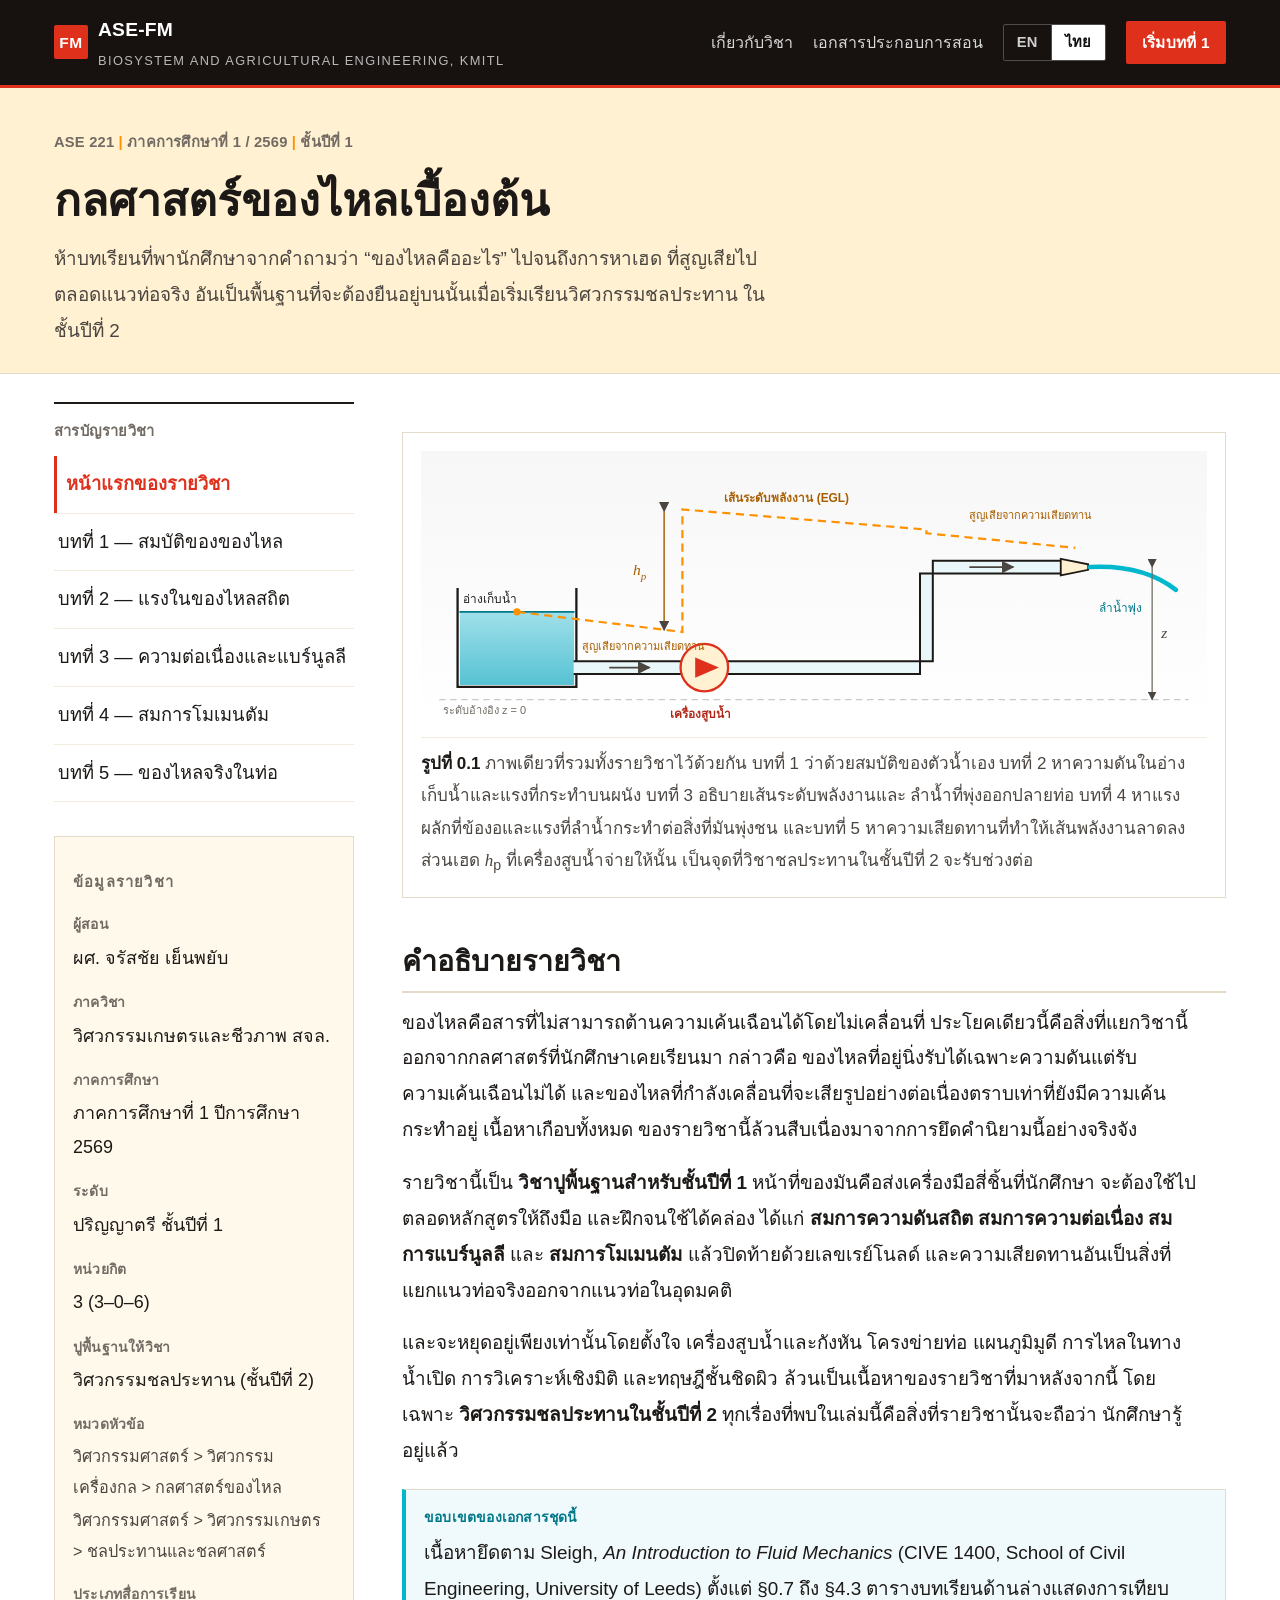
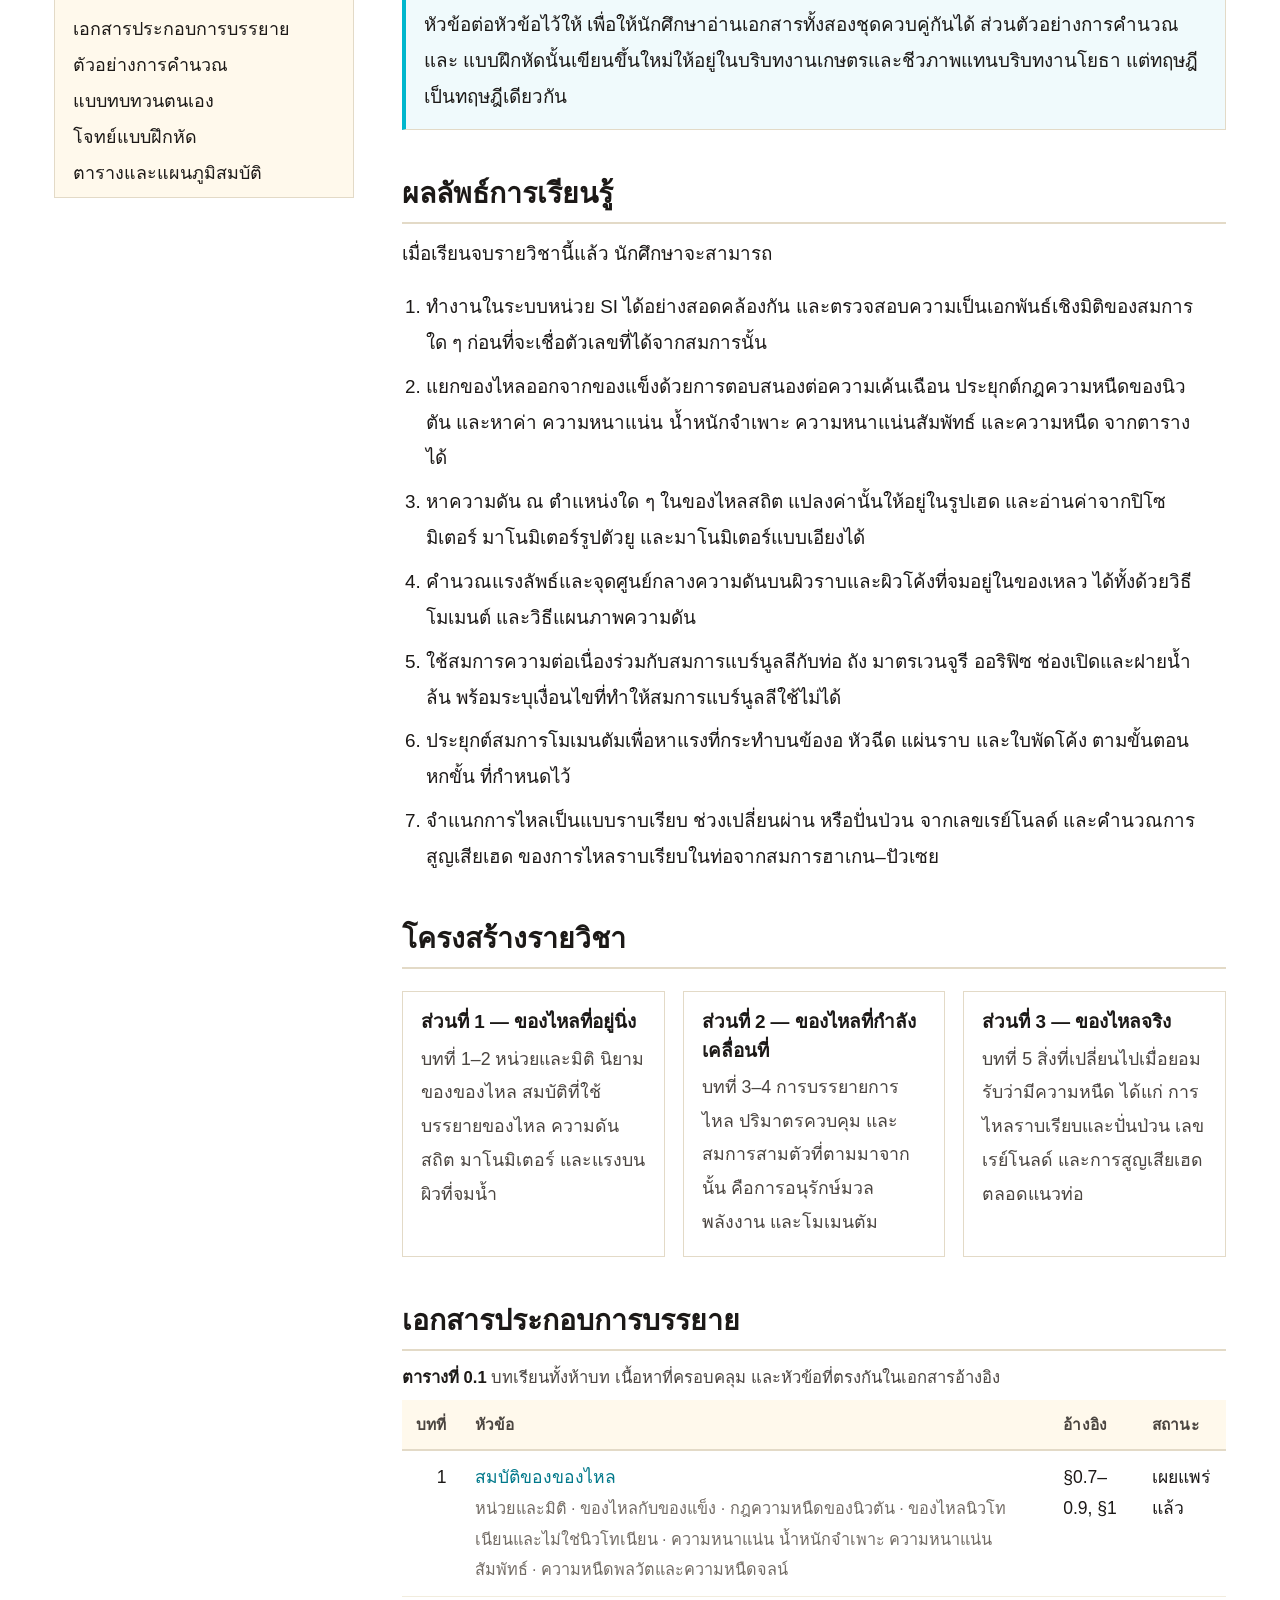
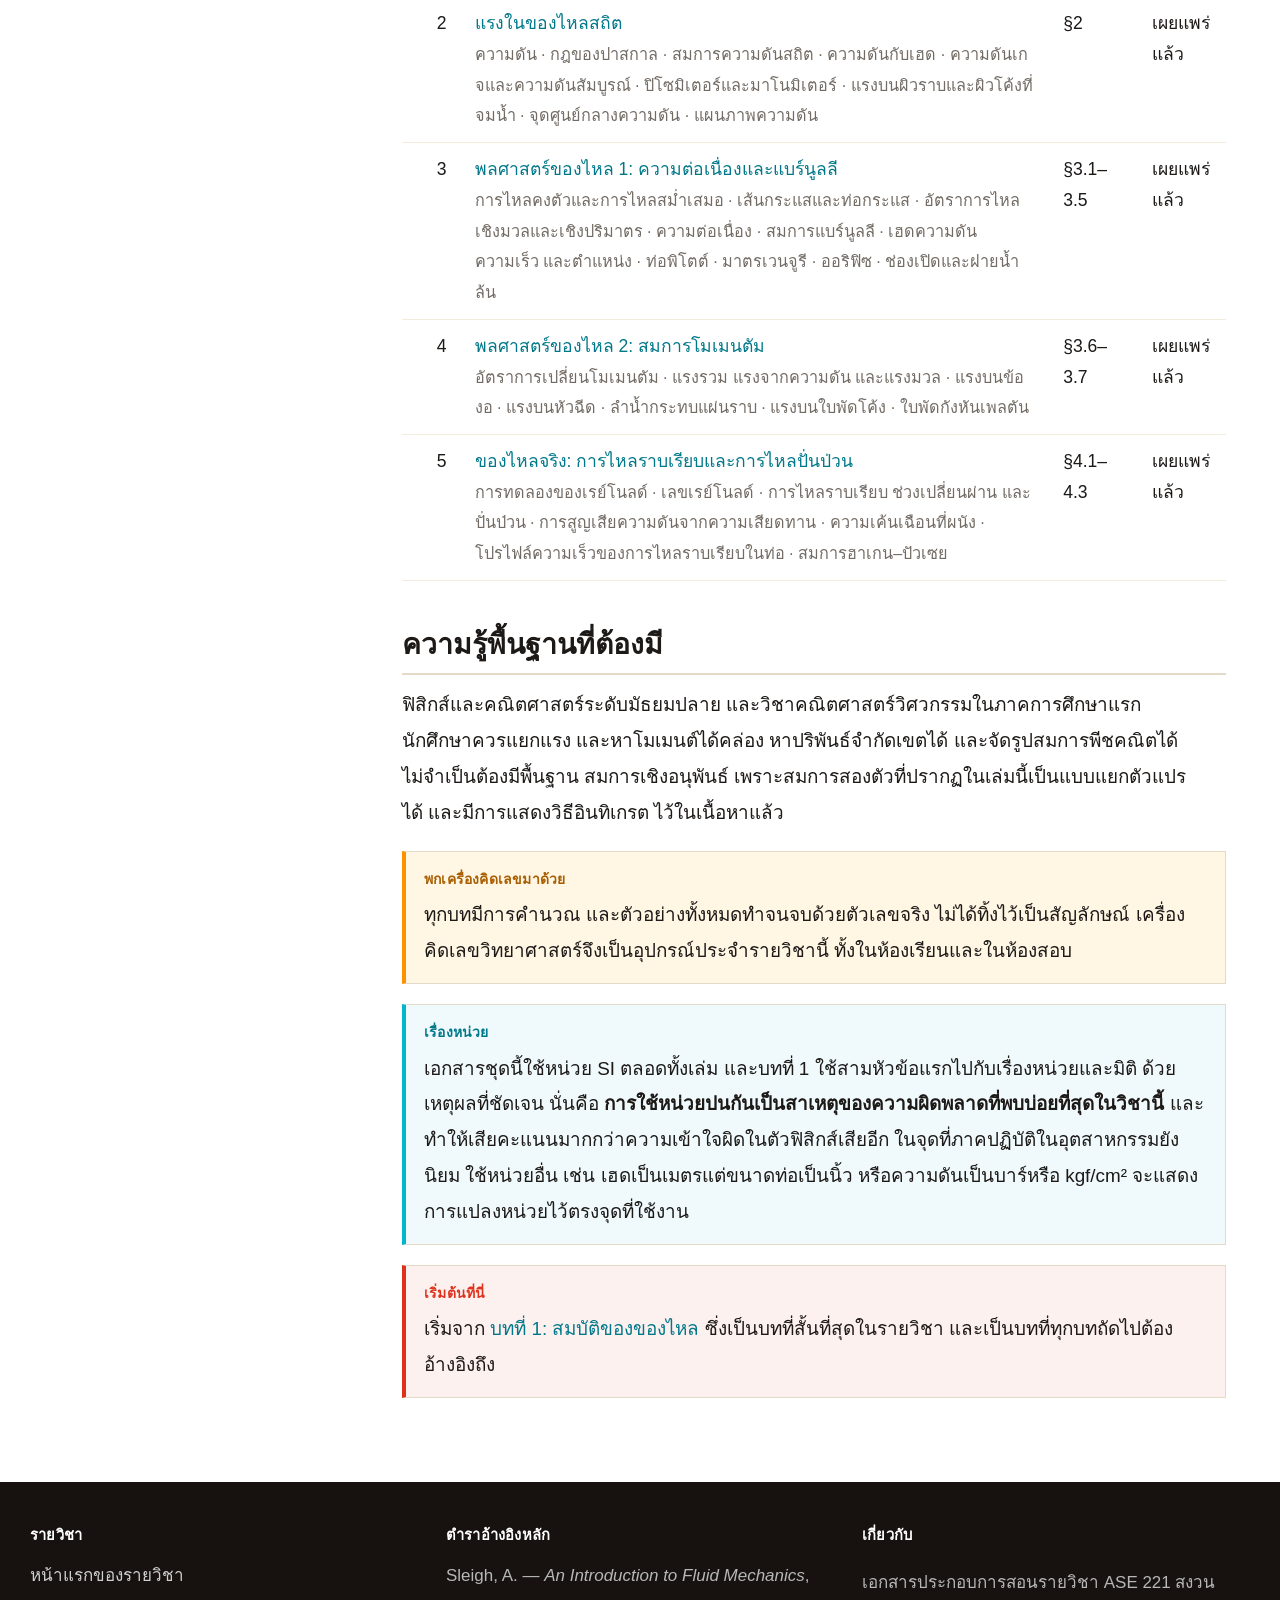
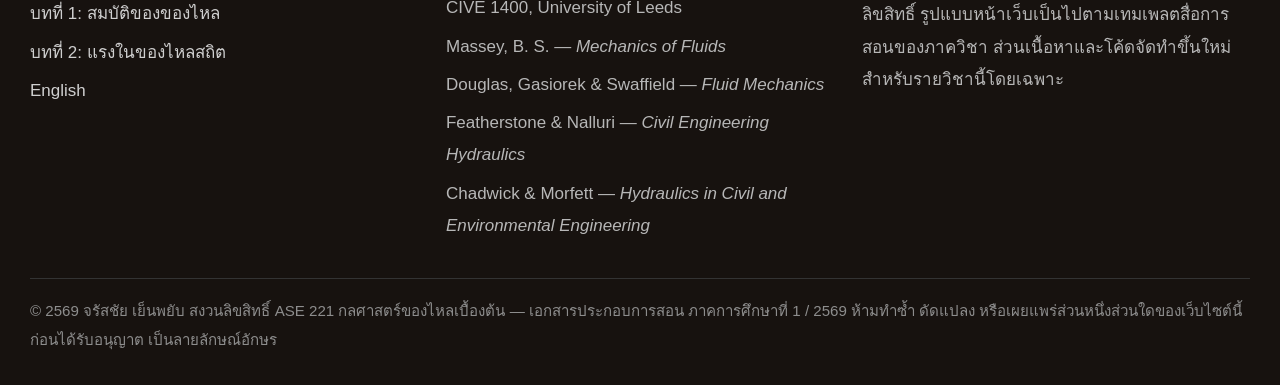
<file: index-th.html>
<!DOCTYPE html>
<html lang="th">
<head>
<meta charset="utf-8">
<meta name="viewport" content="width=device-width, initial-scale=1">
<title>ASE 221 | กลศาสตร์ของไหลเบื้องต้น</title>
<meta name="description" content="วิชากลศาสตร์ของไหลเบื้องต้นสำหรับนักศึกษาชั้นปีที่ 1 สาขาวิศวกรรมเกษตรและชีวภาพ: หน่วยและสมบัติของของไหล แรงในของไหลสถิต ความต่อเนื่องและสมการแบร์นูลลี สมการโมเมนตัม และการไหลราบเรียบกับปั่นป่วนในท่อ">
<link rel="stylesheet" href="style.css">
</head>
<body>

<header class="topbar">
  <div class="topbar-inner">
    <a class="logo" href="index-th.html">
      <span class="logo-mark">FM</span>
      <span class="logo-text">ASE-FM<small lang="en">Biosystem and Agricultural Engineering, KMITL</small></span>
    </a>
    <span class="topbar-spacer"></span>
    <nav class="topbar-nav">
      <a href="index-th.html">เกี่ยวกับวิชา</a>
      <a href="chapter1-th.html">เอกสารประกอบการสอน</a>
    </nav>
    <div class="lang-switch">
      <a href="index.html" lang="en">EN</a>
      <a href="index-th.html" class="active">ไทย</a>
    </div>
    <a class="btn-give" href="chapter1-th.html">เริ่มบทที่ 1</a>
  </div>
</header>

<div class="masthead">
  <div class="masthead-inner">
    <p class="eyebrow">ASE 221 <span>|</span> ภาคการศึกษาที่ 1 / 2569 <span>|</span> ชั้นปีที่ 1</p>
    <h1>กลศาสตร์ของไหลเบื้องต้น</h1>
    <p class="tagline">ห้าบทเรียนที่พานักศึกษาจากคำถามว่า &ldquo;ของไหลคืออะไร&rdquo; ไปจนถึงการหาเฮด
      ที่สูญเสียไปตลอดแนวท่อจริง อันเป็นพื้นฐานที่จะต้องยืนอยู่บนนั้นเมื่อเริ่มเรียนวิศวกรรมชลประทาน
      ในชั้นปีที่&nbsp;2</p>
  </div>
</div>

<div class="layout">

  <aside class="sidebar">
    <nav class="course-menu">
      <h2>สารบัญรายวิชา</h2>
      <ul>
        <li><a href="index-th.html" class="active">หน้าแรกของรายวิชา</a></li>
        <li><a href="chapter1-th.html">บทที่&nbsp;1 &mdash; สมบัติของของไหล</a></li>
        <li><a href="chapter2-th.html">บทที่&nbsp;2 &mdash; แรงในของไหลสถิต</a></li>
        <li><a href="chapter3-th.html">บทที่&nbsp;3 &mdash; ความต่อเนื่องและแบร์นูลลี</a></li>
        <li><a href="chapter4-th.html">บทที่&nbsp;4 &mdash; สมการโมเมนตัม</a></li>
        <li><a href="chapter5-th.html">บทที่&nbsp;5 &mdash; ของไหลจริงในท่อ</a></li>
      </ul>
    </nav>

    <section class="course-info">
      <h2>ข้อมูลรายวิชา</h2>
      <dl>
        <dt>ผู้สอน</dt>
        <dd>ผศ. จรัสชัย เย็นพยับ</dd>

        <dt>ภาควิชา</dt>
        <dd>วิศวกรรมเกษตรและชีวภาพ สจล.</dd>

        <dt>ภาคการศึกษา</dt>
        <dd>ภาคการศึกษาที่ 1 ปีการศึกษา 2569</dd>

        <dt>ระดับ</dt>
        <dd>ปริญญาตรี ชั้นปีที่ 1</dd>

        <dt>หน่วยกิต</dt>
        <dd>3 (3&ndash;0&ndash;6)</dd>

        <dt>ปูพื้นฐานให้วิชา</dt>
        <dd>วิศวกรรมชลประทาน (ชั้นปีที่&nbsp;2)</dd>

        <dt>หมวดหัวข้อ</dt>
        <dd class="crumbs">วิศวกรรมศาสตร์ &gt; วิศวกรรมเครื่องกล &gt; กลศาสตร์ของไหล</dd>
        <dd class="crumbs">วิศวกรรมศาสตร์ &gt; วิศวกรรมเกษตร &gt; ชลประทานและชลศาสตร์</dd>

        <dt>ประเภทสื่อการเรียน</dt>
        <dd>
          <ul>
            <li>เอกสารประกอบการบรรยาย</li>
            <li>ตัวอย่างการคำนวณ</li>
            <li>แบบทบทวนตนเอง</li>
            <li>โจทย์แบบฝึกหัด</li>
            <li>ตารางและแผนภูมิสมบัติ</li>
          </ul>
        </dd>
      </dl>
    </section>
  </aside>

  <main class="content">

    <figure>
      <svg viewBox="0 0 860 300" role="img" aria-label="แผนภาพระบบท่อสูบน้ำจากอ่างเก็บน้ำผ่านเครื่องสูบน้ำและพ่นออกทางหัวฉีด พร้อมเส้นระดับพลังงาน">
        <defs>
          <linearGradient id="sky" x1="0" y1="0" x2="0" y2="1">
            <stop offset="0" stop-color="#f7f7f7"/><stop offset="1" stop-color="#ffffff"/>
          </linearGradient>
          <linearGradient id="water" x1="0" y1="0" x2="0" y2="1">
            <stop offset="0" stop-color="#9fe0ea"/><stop offset="1" stop-color="#57c2d3"/>
          </linearGradient>
          <marker id="ar" viewBox="0 0 10 10" refX="9" refY="5" markerWidth="7" markerHeight="7" orient="auto">
            <path d="M0,0 L10,5 L0,10 z" fill="#4b4540"/>
          </marker>
        </defs>
        <rect x="0" y="0" width="860" height="300" fill="url(#sky)"/>

        <line x1="20" y1="272" x2="840" y2="272" stroke="#c9c9c9" stroke-width="1.5" stroke-dasharray="7 5"/>
        <text x="24" y="288" font-family="Leelawadee UI, Tahoma, Arial" font-size="12" fill="#726b64">ระดับอ้างอิง z = 0</text>

        <path d="M40,150 L40,258 L170,258 L170,150" fill="none" stroke="#1c1917" stroke-width="2.5"/>
        <rect x="42.5" y="176" width="125" height="80" fill="url(#water)"/>
        <line x1="42" y1="176" x2="168" y2="176" stroke="#00788A" stroke-width="2"/>
        <text x="46" y="166" font-family="Leelawadee UI, Tahoma, Arial" font-size="13" fill="#1c1917">อ่างเก็บน้ำ</text>

        <rect x="167" y="230" width="119" height="14" fill="#eaf7fa"/>
        <path d="M167,230 L286,230" stroke="#1c1917" stroke-width="2.2" fill="none"/>
        <path d="M167,244 L286,244" stroke="#1c1917" stroke-width="2.2" fill="none"/>

        <path d="M334,230 L560,230 L560,120 L700,120 L700,134 L546,134 L546,244 L334,244 z" fill="#eaf7fa"/>
        <path d="M334,230 L560,230 L560,120 L700,120" fill="none" stroke="#1c1917" stroke-width="2.2"/>
        <path d="M334,244 L546,244 L546,134 L700,134" fill="none" stroke="#1c1917" stroke-width="2.2"/>

        <circle cx="310" cy="237" r="26" fill="#FFF1D1" stroke="#DF301C" stroke-width="2.5"/>
        <path d="M300,226 L326,237 L300,248 z" fill="#DF301C"/>
        <text x="272" y="292" font-family="Leelawadee UI, Tahoma, Arial" font-size="13" fill="#B22616" font-weight="700">เครื่องสูบน้ำ</text>

        <path d="M700,118 L730,124 L730,130 L700,136 z" fill="#FFF1D1" stroke="#1c1917" stroke-width="2"/>
        <path d="M732,127 Q790,124 826,152" fill="none" stroke="#00B7CD" stroke-width="5" stroke-linecap="round"/>
        <text x="742" y="176" font-family="Leelawadee UI, Tahoma, Arial" font-size="13" fill="#00788A">ลำน้ำพุ่ง</text>

        <line x1="206" y1="237" x2="250" y2="237" stroke="#4b4540" stroke-width="2" marker-end="url(#ar)"/>
        <line x1="600" y1="127" x2="648" y2="127" stroke="#4b4540" stroke-width="2" marker-end="url(#ar)"/>

        <path d="M105,176 L286,198 L286,64 L553,86 L553,90 L716,106" fill="none"
              stroke="#FF9100" stroke-width="2.4" stroke-dasharray="9 6"/>
        <circle cx="105" cy="176" r="4" fill="#FF9100"/>
        <text x="332" y="56" font-family="Leelawadee UI, Tahoma, Arial" font-size="13" fill="#A85E00" font-weight="700">เส้นระดับพลังงาน (EGL)</text>
        <text x="176" y="218" font-family="Leelawadee UI, Tahoma, Arial" font-size="12" fill="#A85E00">สูญเสียจากความเสียดทาน</text>
        <text x="600" y="74" font-family="Leelawadee UI, Tahoma, Arial" font-size="12" fill="#A85E00">สูญเสียจากความเสียดทาน</text>

        <line x1="266" y1="66" x2="266" y2="196" stroke="#A85E00" stroke-width="1.6" marker-end="url(#ar)" marker-start="url(#ar)"/>
        <text x="232" y="136" font-family="Cambria, Georgia, serif" font-size="17" fill="#A85E00" font-style="italic">h<tspan font-size="12" dy="5">p</tspan></text>

        <line x1="800" y1="127" x2="800" y2="272" stroke="#726b64" stroke-width="1.4" marker-end="url(#ar)" marker-start="url(#ar)"/>
        <text x="810" y="205" font-family="Cambria, Georgia, serif" font-size="17" fill="#4b4540" font-style="italic">z</text>
      </svg>
      <figcaption><b>รูปที่ 0.1</b> ภาพเดียวที่รวมทั้งรายวิชาไว้ด้วยกัน บทที่&nbsp;1 ว่าด้วยสมบัติของตัวน้ำเอง
        บทที่&nbsp;2 หาความดันในอ่างเก็บน้ำและแรงที่กระทำบนผนัง บทที่&nbsp;3 อธิบายเส้นระดับพลังงานและ
        ลำน้ำที่พุ่งออกปลายท่อ บทที่&nbsp;4 หาแรงผลักที่ข้องอและแรงที่ลำน้ำกระทำต่อสิ่งที่มันพุ่งชน
        และบทที่&nbsp;5 หาความเสียดทานที่ทำให้เส้นพลังงานลาดลง ส่วนเฮด <var>h</var><sub>p</sub>
        ที่เครื่องสูบน้ำจ่ายให้นั้น เป็นจุดที่วิชาชลประทานในชั้นปีที่&nbsp;2 จะรับช่วงต่อ</figcaption>
    </figure>

    <h2>คำอธิบายรายวิชา</h2>
    <p>ของไหลคือสารที่ไม่สามารถต้านความเค้นเฉือนได้โดยไม่เคลื่อนที่ ประโยคเดียวนี้คือสิ่งที่แยกวิชานี้
      ออกจากกลศาสตร์ที่นักศึกษาเคยเรียนมา กล่าวคือ ของไหลที่อยู่นิ่งรับได้เฉพาะความดันแต่รับความเค้นเฉือนไม่ได้
      และของไหลที่กำลังเคลื่อนที่จะเสียรูปอย่างต่อเนื่องตราบเท่าที่ยังมีความเค้นกระทำอยู่ เนื้อหาเกือบทั้งหมด
      ของรายวิชานี้ล้วนสืบเนื่องมาจากการยึดคำนิยามนี้อย่างจริงจัง</p>

    <p>รายวิชานี้เป็น <b>วิชาปูพื้นฐานสำหรับชั้นปีที่ 1</b> หน้าที่ของมันคือส่งเครื่องมือสี่ชิ้นที่นักศึกษา
      จะต้องใช้ไปตลอดหลักสูตรให้ถึงมือ และฝึกจนใช้ได้คล่อง ได้แก่ <b>สมการความดันสถิต</b>
      <b>สมการความต่อเนื่อง</b> <b>สมการแบร์นูลลี</b> และ <b>สมการโมเมนตัม</b> แล้วปิดท้ายด้วยเลขเรย์โนลด์
      และความเสียดทานอันเป็นสิ่งที่แยกแนวท่อจริงออกจากแนวท่อในอุดมคติ</p>

    <p>และจะหยุดอยู่เพียงเท่านั้นโดยตั้งใจ เครื่องสูบน้ำและกังหัน โครงข่ายท่อ แผนภูมิมูดี การไหลในทางน้ำเปิด
      การวิเคราะห์เชิงมิติ และทฤษฎีชั้นชิดผิว ล้วนเป็นเนื้อหาของรายวิชาที่มาหลังจากนี้ โดยเฉพาะ
      <b>วิศวกรรมชลประทานในชั้นปีที่&nbsp;2</b> ทุกเรื่องที่พบในเล่มนี้คือสิ่งที่รายวิชานั้นจะถือว่า
      นักศึกษารู้อยู่แล้ว</p>

    <div class="callout">
      <span class="label">ขอบเขตของเอกสารชุดนี้</span>
      <p>เนื้อหายึดตาม Sleigh, <em>An Introduction to Fluid Mechanics</em> (CIVE&nbsp;1400, School of Civil
        Engineering, University of Leeds) ตั้งแต่ &sect;0.7 ถึง &sect;4.3 ตารางบทเรียนด้านล่างแสดงการเทียบ
        หัวข้อต่อหัวข้อไว้ให้ เพื่อให้นักศึกษาอ่านเอกสารทั้งสองชุดควบคู่กันได้ ส่วนตัวอย่างการคำนวณและ
        แบบฝึกหัดนั้นเขียนขึ้นใหม่ให้อยู่ในบริบทงานเกษตรและชีวภาพแทนบริบทงานโยธา แต่ทฤษฎีเป็นทฤษฎีเดียวกัน</p>
    </div>

    <h2>ผลลัพธ์การเรียนรู้</h2>
    <p>เมื่อเรียนจบรายวิชานี้แล้ว นักศึกษาจะสามารถ</p>
    <ol>
      <li>ทำงานในระบบหน่วย SI ได้อย่างสอดคล้องกัน และตรวจสอบความเป็นเอกพันธ์เชิงมิติของสมการใด ๆ
        ก่อนที่จะเชื่อตัวเลขที่ได้จากสมการนั้น</li>
      <li>แยกของไหลออกจากของแข็งด้วยการตอบสนองต่อความเค้นเฉือน ประยุกต์กฎความหนืดของนิวตัน และหาค่า
        ความหนาแน่น น้ำหนักจำเพาะ ความหนาแน่นสัมพัทธ์ และความหนืด จากตารางได้</li>
      <li>หาความดัน ณ ตำแหน่งใด ๆ ในของไหลสถิต แปลงค่านั้นให้อยู่ในรูปเฮด และอ่านค่าจากปิโซมิเตอร์
        มาโนมิเตอร์รูปตัวยู และมาโนมิเตอร์แบบเอียงได้</li>
      <li>คำนวณแรงลัพธ์และจุดศูนย์กลางความดันบนผิวราบและผิวโค้งที่จมอยู่ในของเหลว ได้ทั้งด้วยวิธีโมเมนต์
        และวิธีแผนภาพความดัน</li>
      <li>ใช้สมการความต่อเนื่องร่วมกับสมการแบร์นูลลีกับท่อ ถัง มาตรเวนจูรี ออริฟิซ ช่องเปิดและฝายน้ำล้น
        พร้อมระบุเงื่อนไขที่ทำให้สมการแบร์นูลลีใช้ไม่ได้</li>
      <li>ประยุกต์สมการโมเมนตัมเพื่อหาแรงที่กระทำบนข้องอ หัวฉีด แผ่นราบ และใบพัดโค้ง ตามขั้นตอนหกขั้น
        ที่กำหนดไว้</li>
      <li>จำแนกการไหลเป็นแบบราบเรียบ ช่วงเปลี่ยนผ่าน หรือปั่นป่วน จากเลขเรย์โนลด์ และคำนวณการสูญเสียเฮด
        ของการไหลราบเรียบในท่อจากสมการฮาเกน&ndash;ปัวเซย</li>
    </ol>

    <h2>โครงสร้างรายวิชา</h2>
    <div class="cards">
      <div class="card">
        <h3>ส่วนที่ 1 &mdash; ของไหลที่อยู่นิ่ง</h3>
        <p>บทที่ 1&ndash;2 หน่วยและมิติ นิยามของของไหล สมบัติที่ใช้บรรยายของไหล ความดันสถิต มาโนมิเตอร์
          และแรงบนผิวที่จมน้ำ</p>
      </div>
      <div class="card">
        <h3>ส่วนที่ 2 &mdash; ของไหลที่กำลังเคลื่อนที่</h3>
        <p>บทที่ 3&ndash;4 การบรรยายการไหล ปริมาตรควบคุม และสมการสามตัวที่ตามมาจากนั้น คือการอนุรักษ์มวล
          พลังงาน และโมเมนตัม</p>
      </div>
      <div class="card">
        <h3>ส่วนที่ 3 &mdash; ของไหลจริง</h3>
        <p>บทที่ 5 สิ่งที่เปลี่ยนไปเมื่อยอมรับว่ามีความหนืด ได้แก่ การไหลราบเรียบและปั่นป่วน เลขเรย์โนลด์
          และการสูญเสียเฮดตลอดแนวท่อ</p>
      </div>
    </div>

    <h2>เอกสารประกอบการบรรยาย</h2>
    <div class="table-wrap">
      <table>
        <caption><b>ตารางที่ 0.1</b> บทเรียนทั้งห้าบท เนื้อหาที่ครอบคลุม และหัวข้อที่ตรงกันในเอกสารอ้างอิง</caption>
        <thead>
          <tr><th class="num">บทที่</th><th>หัวข้อ</th><th>อ้างอิง</th><th>สถานะ</th></tr>
        </thead>
        <tbody>
          <tr>
            <td class="num">1</td>
            <td><a href="chapter1-th.html">สมบัติของของไหล</a><br>
              <span class="units">หน่วยและมิติ &middot; ของไหลกับของแข็ง &middot; กฎความหนืดของนิวตัน &middot; ของไหลนิวโทเนียนและไม่ใช่นิวโทเนียน &middot; ความหนาแน่น น้ำหนักจำเพาะ ความหนาแน่นสัมพัทธ์ &middot; ความหนืดพลวัตและความหนืดจลน์</span></td>
            <td>&sect;0.7&ndash;0.9, &sect;1</td>
            <td>เผยแพร่แล้ว</td>
          </tr>
          <tr>
            <td class="num">2</td>
            <td><a href="chapter2-th.html">แรงในของไหลสถิต</a><br>
              <span class="units">ความดัน &middot; กฎของปาสกาล &middot; สมการความดันสถิต &middot; ความดันกับเฮด &middot; ความดันเกจและความดันสัมบูรณ์ &middot; ปิโซมิเตอร์และมาโนมิเตอร์ &middot; แรงบนผิวราบและผิวโค้งที่จมน้ำ &middot; จุดศูนย์กลางความดัน &middot; แผนภาพความดัน</span></td>
            <td>&sect;2</td>
            <td>เผยแพร่แล้ว</td>
          </tr>
          <tr>
            <td class="num">3</td>
            <td><a href="chapter3-th.html">พลศาสตร์ของไหล 1: ความต่อเนื่องและแบร์นูลลี</a><br>
              <span class="units">การไหลคงตัวและการไหลสม่ำเสมอ &middot; เส้นกระแสและท่อกระแส &middot; อัตราการไหลเชิงมวลและเชิงปริมาตร &middot; ความต่อเนื่อง &middot; สมการแบร์นูลลี &middot; เฮดความดัน ความเร็ว และตำแหน่ง &middot; ท่อพิโตต์ &middot; มาตรเวนจูรี &middot; ออริฟิซ &middot; ช่องเปิดและฝายน้ำล้น</span></td>
            <td>&sect;3.1&ndash;3.5</td>
            <td>เผยแพร่แล้ว</td>
          </tr>
          <tr>
            <td class="num">4</td>
            <td><a href="chapter4-th.html">พลศาสตร์ของไหล 2: สมการโมเมนตัม</a><br>
              <span class="units">อัตราการเปลี่ยนโมเมนตัม &middot; แรงรวม แรงจากความดัน และแรงมวล &middot; แรงบนข้องอ &middot; แรงบนหัวฉีด &middot; ลำน้ำกระทบแผ่นราบ &middot; แรงบนใบพัดโค้ง &middot; ใบพัดกังหันเพลตัน</span></td>
            <td>&sect;3.6&ndash;3.7</td>
            <td>เผยแพร่แล้ว</td>
          </tr>
          <tr>
            <td class="num">5</td>
            <td><a href="chapter5-th.html">ของไหลจริง: การไหลราบเรียบและการไหลปั่นป่วน</a><br>
              <span class="units">การทดลองของเรย์โนลด์ &middot; เลขเรย์โนลด์ &middot; การไหลราบเรียบ ช่วงเปลี่ยนผ่าน และปั่นป่วน &middot; การสูญเสียความดันจากความเสียดทาน &middot; ความเค้นเฉือนที่ผนัง &middot; โปรไฟล์ความเร็วของการไหลราบเรียบในท่อ &middot; สมการฮาเกน&ndash;ปัวเซย</span></td>
            <td>&sect;4.1&ndash;4.3</td>
            <td>เผยแพร่แล้ว</td>
          </tr>
        </tbody>
      </table>
    </div>

    <h2>ความรู้พื้นฐานที่ต้องมี</h2>
    <p>ฟิสิกส์และคณิตศาสตร์ระดับมัธยมปลาย และวิชาคณิตศาสตร์วิศวกรรมในภาคการศึกษาแรก นักศึกษาควรแยกแรง
      และหาโมเมนต์ได้คล่อง หาปริพันธ์จำกัดเขตได้ และจัดรูปสมการพีชคณิตได้ ไม่จำเป็นต้องมีพื้นฐาน
      สมการเชิงอนุพันธ์ เพราะสมการสองตัวที่ปรากฏในเล่มนี้เป็นแบบแยกตัวแปรได้ และมีการแสดงวิธีอินทิเกรต
      ไว้ในเนื้อหาแล้ว</p>

    <div class="callout warn">
      <span class="label">พกเครื่องคิดเลขมาด้วย</span>
      <p>ทุกบทมีการคำนวณ และตัวอย่างทั้งหมดทำจนจบด้วยตัวเลขจริง ไม่ได้ทิ้งไว้เป็นสัญลักษณ์
        เครื่องคิดเลขวิทยาศาสตร์จึงเป็นอุปกรณ์ประจำรายวิชานี้ ทั้งในห้องเรียนและในห้องสอบ</p>
    </div>

    <div class="callout">
      <span class="label">เรื่องหน่วย</span>
      <p>เอกสารชุดนี้ใช้หน่วย SI ตลอดทั้งเล่ม และบทที่&nbsp;1 ใช้สามหัวข้อแรกไปกับเรื่องหน่วยและมิติ
        ด้วยเหตุผลที่ชัดเจน นั่นคือ <b>การใช้หน่วยปนกันเป็นสาเหตุของความผิดพลาดที่พบบ่อยที่สุดในวิชานี้</b>
        และทำให้เสียคะแนนมากกว่าความเข้าใจผิดในตัวฟิสิกส์เสียอีก ในจุดที่ภาคปฏิบัติในอุตสาหกรรมยังนิยม
        ใช้หน่วยอื่น เช่น เฮดเป็นเมตรแต่ขนาดท่อเป็นนิ้ว หรือความดันเป็นบาร์หรือ kgf/cm&sup2;
        จะแสดงการแปลงหน่วยไว้ตรงจุดที่ใช้งาน</p>
    </div>

    <div class="callout rule">
      <span class="label">เริ่มต้นที่นี่</span>
      <p>เริ่มจาก <a href="chapter1-th.html">บทที่ 1: สมบัติของของไหล</a> ซึ่งเป็นบทที่สั้นที่สุดในรายวิชา
        และเป็นบทที่ทุกบทถัดไปต้องอ้างอิงถึง</p>
    </div>

  </main>
</div>

<footer class="site-footer">
  <div class="footer-inner">
    <div>
      <h3>รายวิชา</h3>
      <ul>
        <li><a href="index-th.html">หน้าแรกของรายวิชา</a></li>
        <li><a href="chapter1-th.html">บทที่ 1: สมบัติของของไหล</a></li>
        <li><a href="chapter2-th.html">บทที่ 2: แรงในของไหลสถิต</a></li>
        <li><a href="index.html" lang="en">English</a></li>
      </ul>
    </div>
    <div>
      <h3>ตำราอ้างอิงหลัก</h3>
      <ul lang="en">
        <li>Sleigh, A. &mdash; <em>An Introduction to Fluid Mechanics</em>, CIVE 1400, University of Leeds</li>
        <li>Massey, B. S. &mdash; <em>Mechanics of Fluids</em></li>
        <li>Douglas, Gasiorek &amp; Swaffield &mdash; <em>Fluid Mechanics</em></li>
        <li>Featherstone &amp; Nalluri &mdash; <em>Civil Engineering Hydraulics</em></li>
        <li>Chadwick &amp; Morfett &mdash; <em>Hydraulics in Civil and Environmental Engineering</em></li>
      </ul>
    </div>
    <div>
      <h3>เกี่ยวกับ</h3>
      <p>เอกสารประกอบการสอนรายวิชา ASE 221 สงวนลิขสิทธิ์ รูปแบบหน้าเว็บเป็นไปตามเทมเพลตสื่อการสอนของภาควิชา
        ส่วนเนื้อหาและโค้ดจัดทำขึ้นใหม่สำหรับรายวิชานี้โดยเฉพาะ</p>
    </div>
  </div>
  <div class="footer-bottom">
    &copy; 2569 จรัสชัย เย็นพยับ สงวนลิขสิทธิ์ ASE 221 กลศาสตร์ของไหลเบื้องต้น &mdash; เอกสารประกอบการสอน
    ภาคการศึกษาที่ 1 / 2569 ห้ามทำซ้ำ ดัดแปลง หรือเผยแพร่ส่วนหนึ่งส่วนใดของเว็บไซต์นี้ก่อนได้รับอนุญาต
    เป็นลายลักษณ์อักษร
  </div>
</footer>

<script src="lang.js"></script>
</body>
</html>
</file>
<file: style.css>
/* ==========================================================================
   Fluid Mechanics (ASE) — course style sheet
   ========================================================================== */

:root {
  /* Brand palette. The two bright accents fail contrast as text on white
     (#FF9100 = 2.3:1, #00B7CD = 2.4:1), so each has a darkened twin used
     wherever the colour carries words rather than decoration. */
  --red:        #DF301C;
  --red-dark:   #B22616;
  --orange:     #FF9100;
  --orange-ink: #A85E00;
  --cream:      #FFF1D1;
  --cream-soft: #FFF9EC;
  --cyan:       #00B7CD;
  --cyan-ink:   #00788A;

  --ink:        #1c1917;
  --ink-2:      #4b4540;
  --ink-3:      #726b64;
  --rule:       #e3dac7;
  --rule-soft:  #f2ecdd;
  --bg:         #ffffff;
  --bg-alt:     var(--cream);
  --bg-panel:   var(--cream-soft);
  --brand:      var(--red);
  --brand-dark: var(--red-dark);
  --link:       var(--cyan-ink);
  --link-hover: var(--red);
  --black:      #17120f;
  --note:       var(--cyan-ink);
  --warn:       var(--orange-ink);

  --sans: "Segoe UI", Roboto, "Helvetica Neue", Arial, "Noto Sans", sans-serif;
  --thai: "Noto Sans Thai", "IBM Plex Sans Thai", Sarabun, "Leelawadee UI", Tahoma, var(--sans);
  --mathfont: "Cambria Math", Cambria, "Times New Roman", Georgia, serif;
  --mono: "Cascadia Mono", Consolas, "SF Mono", Menlo, monospace;

  --maxw: 1220px;
  --sidebar: 300px;
}

* { box-sizing: border-box; }

/* Every size below is in rem, so the root drives the whole page. Thai gets a
   little more than Latin at the same nominal size: its glyphs sit smaller and
   the tone marks above and below need the extra room. Percentages rather than
   px so a reader's own browser font setting still applies. */
html {
  scroll-behavior: smooth;
  font-size: 112%;
}
html[lang="th"] { font-size: 118%; }

body {
  margin: 0;
  background: var(--bg);
  color: var(--ink);
  font-family: var(--sans);
  font-size: 1rem;
  line-height: 1.72;
  -webkit-font-smoothing: antialiased;
}

img, svg { max-width: 100%; }

a { color: var(--link); text-decoration: none; }
a:hover { color: var(--link-hover); text-decoration: underline; }

/* ---------------------------------------------------------------- topbar */

.topbar {
  background: var(--black);
  color: #fff;
  border-bottom: 3px solid var(--brand);
}

.topbar-inner {
  max-width: var(--maxw);
  margin: 0 auto;
  padding: 12px 24px;
  display: flex;
  align-items: center;
  gap: 20px;
  flex-wrap: wrap;
}

.logo {
  display: flex;
  align-items: center;
  gap: 10px;
  color: #fff;
  font-weight: 700;
  letter-spacing: .2px;
  font-size: 1.02rem;
}
.logo:hover { color: #fff; text-decoration: none; }

.logo-mark {
  display: inline-grid;
  place-items: center;
  width: 34px; height: 34px;
  background: var(--brand);
  color: #fff;
  font-weight: 800;
  font-size: .82rem;
  letter-spacing: .5px;
  border-radius: 2px;
}

.logo-text small {
  display: block;
  font-weight: 400;
  font-size: .68rem;
  letter-spacing: 1.4px;
  text-transform: uppercase;
  color: #b9b9b9;
}

.topbar-spacer { flex: 1 1 auto; }

.topbar-nav {
  display: flex;
  gap: 20px;
  font-size: .85rem;
}
.topbar-nav a { color: #d9d9d9; }
.topbar-nav a:hover { color: #fff; }

.lang-switch {
  display: inline-flex;
  border: 1px solid #4d4d4d;
  border-radius: 2px;
  overflow: hidden;
}
.lang-switch a {
  padding: 6px 13px;
  font-size: .78rem;
  font-weight: 700;
  letter-spacing: .3px;
  color: #cfcfcf;
  line-height: 1.5;
}
.lang-switch a + a { border-left: 1px solid #4d4d4d; }
.lang-switch a:hover { background: #2b2b2b; color: #fff; text-decoration: none; }
.lang-switch a.active { background: #fff; color: #111; }
.lang-switch a.active:hover { background: #fff; color: #111; }

.btn-give {
  background: var(--brand);
  color: #fff;
  padding: 7px 16px;
  border-radius: 2px;
  font-size: .82rem;
  font-weight: 700;
  letter-spacing: .3px;
}
.btn-give:hover { background: var(--brand-dark); color: #fff; text-decoration: none; }

/* -------------------------------------------------------- course masthead */

.masthead {
  background: var(--bg-alt);
  border-bottom: 1px solid var(--rule);
}

.masthead-inner {
  max-width: var(--maxw);
  margin: 0 auto;
  padding: 26px 24px 24px;
}

.eyebrow {
  font-size: .78rem;
  letter-spacing: 1.1px;
  text-transform: uppercase;
  color: var(--ink-3);
  font-weight: 600;
}
.eyebrow span { color: var(--orange); }

.masthead h1 {
  margin: 8px 0 0;
  font-size: 2.35rem;
  line-height: 1.15;
  letter-spacing: -.4px;
  font-weight: 700;
}

.masthead .tagline {
  margin: 10px 0 0;
  color: var(--ink-2);
  max-width: 68ch;
}

/* ----------------------------------------------------------------- layout */

.layout {
  max-width: var(--maxw);
  margin: 0 auto;
  padding: 0 24px 64px;
  display: grid;
  grid-template-columns: var(--sidebar) minmax(0, 1fr);
  gap: 48px;
  align-items: start;
}

/* ---------------------------------------------------------------- sidebar */

.sidebar { padding-top: 28px; }

.course-menu { border-top: 2px solid var(--ink); }

.course-menu h2,
.course-info h2 {
  font-size: .78rem;
  letter-spacing: 1.2px;
  text-transform: uppercase;
  color: var(--ink-3);
  margin: 14px 0 10px;
  font-weight: 700;
}

.course-menu ul {
  list-style: none;
  margin: 0;
  padding: 0;
}

.course-menu li { border-bottom: 1px solid var(--rule-soft); }

.course-menu a,
.course-menu .muted {
  display: block;
  padding: 11px 4px;
  font-size: .97rem;
  color: var(--ink);
}
.course-menu a:hover { color: var(--brand); text-decoration: none; }

.course-menu a.active {
  color: var(--brand);
  font-weight: 700;
  box-shadow: inset 3px 0 0 var(--brand);
  padding-left: 12px;
}

.course-menu .muted {
  color: #a5a5a5;
  cursor: default;
}
.course-menu .muted em {
  font-style: normal;
  font-size: .72rem;
  color: #b5b5b5;
  display: block;
}

.course-info {
  margin-top: 34px;
  background: var(--bg-panel);
  border: 1px solid var(--rule);
  padding: 18px 18px 6px;
}

.course-info dl { margin: 0; }
.course-info dt {
  font-size: .74rem;
  letter-spacing: .8px;
  text-transform: uppercase;
  color: var(--ink-3);
  font-weight: 700;
  margin-top: 14px;
}
.course-info dd {
  margin: 3px 0 0;
  font-size: .95rem;
  color: var(--ink);
}
.course-info dd ul {
  margin: 0; padding: 0; list-style: none;
}
.course-info dd li { padding: 1px 0; }
.course-info .crumbs { color: var(--ink-2); font-size: .86rem; }

/* ----------------------------------------------------------------- content */

.content { padding-top: 32px; min-width: 0; }

.content h2 {
  font-size: 1.5rem;
  margin: 42px 0 12px;
  padding-bottom: 8px;
  border-bottom: 2px solid var(--rule);
  line-height: 1.25;
  scroll-margin-top: 20px;
}
.content > h2:first-child { margin-top: 0; }

.content h3 {
  font-size: 1.16rem;
  margin: 30px 0 8px;
  color: var(--ink);
  scroll-margin-top: 20px;
}

.content h4 {
  font-size: 1rem;
  margin: 22px 0 6px;
  color: var(--ink-2);
  text-transform: uppercase;
  letter-spacing: .6px;
  font-size: .87rem;
}

.content p { margin: 0 0 17px; }

.content ul, .content ol { margin: 0 0 18px; padding-left: 24px; }
.content li { margin-bottom: 8px; }

/* Cap the measure. At the larger base size the column would otherwise run to
   nearly 100 characters per line, which tires the eye as much as small type. */
.content p,
.content ul,
.content ol { max-width: 76ch; }
.toc ol { max-width: none; }

.lead {
  font-size: 1.1rem;
  color: var(--ink-2);
  border-left: 3px solid var(--brand);
  padding-left: 16px;
  margin-bottom: 26px;
}

/* --------------------------------------------------------- in-page toc box */

.toc {
  background: var(--bg-panel);
  border: 1px solid var(--rule);
  padding: 16px 20px;
  margin-bottom: 30px;
}
.toc h2 {
  border: 0;
  margin: 0 0 8px;
  font-size: .8rem;
  letter-spacing: 1.2px;
  text-transform: uppercase;
  color: var(--ink-3);
  padding: 0;
}
.toc ol {
  columns: 2;
  column-gap: 32px;
  margin: 0;
  padding-left: 20px;
  font-size: .95rem;
}
.toc li { margin-bottom: 3px; break-inside: avoid; }

/* ------------------------------------------------------------------ tables */

.table-wrap { overflow-x: auto; margin: 0 0 8px; }

table {
  border-collapse: collapse;
  width: 100%;
  font-size: .93rem;
}

caption {
  caption-side: top;
  text-align: left;
  font-size: .88rem;
  color: var(--ink-2);
  padding-bottom: 8px;
}
caption b { color: var(--ink); }

th, td {
  border-bottom: 1px solid var(--rule-soft);
  padding: 11px 14px;
  text-align: left;
  vertical-align: top;
}

thead th {
  background: var(--bg-panel);
  border-bottom: 2px solid var(--rule);
  font-size: .82rem;
  letter-spacing: .4px;
  text-transform: uppercase;
  color: var(--ink-2);
  white-space: nowrap;
}

tbody tr:hover { background: var(--cream-soft); }

td.num, th.num { text-align: right; font-variant-numeric: tabular-nums; }

/* ---------------------------------------------------------------- formulas */

.eq {
  display: flex;
  align-items: center;
  gap: 16px;
  margin: 18px 0;
  padding: 14px 18px;
  background: var(--bg-panel);
  border-left: 3px solid var(--cyan);
  font-family: var(--mathfont);
  font-size: 1.15rem;
  line-height: 1.8;
  overflow-x: auto;
}
.eq .body { flex: 1 1 auto; }
.eq .tag {
  flex: 0 0 auto;
  font-family: var(--sans);
  font-size: .82rem;
  color: var(--ink-3);
}

var, .v {
  font-family: var(--mathfont);
  font-style: italic;
}

/* Stacked fraction. Numerator and denominator are block-level so the rule
   between them stretches to whichever is wider. */
.frac {
  display: inline-block;
  vertical-align: middle;
  text-align: center;
  margin: 0 .22em;
  white-space: nowrap;
}
.frac > span { display: block; padding: 0 .3em; line-height: 1.28; }
.frac .den { border-top: 1.4px solid currentColor; padding-top: .06em; }
.frac .num { padding-bottom: .06em; }

/* A fraction set inside a radical, an exponent or another fraction, where a
   full-size one would blow the line apart. */
.frac.sm { font-size: .86em; margin: 0 .16em; }
.frac .frac { font-size: .86em; }

/* Exponents and indices that are themselves fractions read as H^3/2 unless
   the fraction slash is used, so .pow carries one: H raised to 3&frasl;2. */
.pow { font-style: normal; }

.units { font-family: var(--sans); font-size: .86rem; color: var(--ink-3); }

/* ---------------------------------------------------------------- callouts */

.callout {
  border: 1px solid var(--rule);
  border-left: 4px solid var(--cyan);
  background: #f0fafc;
  padding: 14px 18px;
  margin: 20px 0;
  font-size: 1rem;
}
.callout.warn { border-left-color: var(--orange); background: #fff6e4; }
.callout.rule { border-left-color: var(--brand); background: #fdf1ef; }
.callout p:last-child { margin-bottom: 0; }
.callout .label {
  display: block;
  font-size: .74rem;
  letter-spacing: 1px;
  text-transform: uppercase;
  font-weight: 700;
  color: var(--note);
  margin-bottom: 5px;
}
.callout.warn .label { color: var(--warn); }
.callout.rule .label { color: var(--brand); }

/* ----------------------------------------------------------------- figures */

figure {
  margin: 26px 0;
  border: 1px solid var(--rule);
  background: #fff;
  padding: 18px;
}
figure svg { display: block; width: 100%; height: auto; }
figcaption {
  margin-top: 12px;
  font-size: .9rem;
  color: var(--ink-2);
  border-top: 1px solid var(--rule-soft);
  padding-top: 10px;
}
figcaption b { color: var(--ink); }

/* -------------------------------------------------------- worked example */

.example {
  border: 1px solid var(--rule);
  border-top: 4px solid var(--cyan);
  padding: 4px 24px 18px;
  margin: 26px 0;
  background: #fffdf8;
}
.example h3 { margin-top: 20px; }
.step {
  margin: 18px 0;
  padding-left: 16px;
  border-left: 2px solid var(--rule);
}
.step > h4 { margin-top: 0; color: var(--brand); }

.result {
  display: inline-block;
  background: #fff;
  border: 1.5px solid var(--ink);
  padding: 6px 14px;
  font-family: var(--mathfont);
  font-size: 1.08rem;
  margin: 6px 0;
}

/* ------------------------------------------------------------ misc content */

.cards {
  display: grid;
  grid-template-columns: repeat(auto-fit, minmax(230px, 1fr));
  gap: 18px;
  margin: 22px 0;
}
.card {
  border: 1px solid var(--rule);
  padding: 16px 18px;
  background: #fff;
}
.card h3 { margin: 0 0 6px; font-size: 1rem; }
.card p { font-size: .94rem; color: var(--ink-2); margin: 0; }

.chapter-nav {
  display: flex;
  justify-content: space-between;
  gap: 16px;
  margin-top: 52px;
  padding-top: 18px;
  border-top: 2px solid var(--rule);
  font-size: .96rem;
}

.pill {
  display: inline-block;
  background: var(--bg-alt);
  border: 1px solid var(--rule);
  border-radius: 999px;
  padding: 2px 11px;
  font-size: .76rem;
  color: var(--ink-2);
  margin: 0 4px 4px 0;
}

.refs { font-size: .95rem; }
.refs li { margin-bottom: 10px; }

/* -------------------------------------------------------------------- quiz */

.quiz-status {
  position: sticky;
  top: 0;
  z-index: 5;
  background: var(--bg);
  border-bottom: 2px solid var(--rule);
  padding: 12px 0 10px;
  margin-bottom: 22px;
  display: flex;
  align-items: center;
  gap: 20px;
  flex-wrap: wrap;
  font-size: .95rem;
  color: var(--ink-2);
}
.quiz-status b { color: var(--ink); font-size: 1.05rem; font-variant-numeric: tabular-nums; }

.quiz-meter {
  flex: 1 1 160px;
  min-width: 110px;
  height: 8px;
  background: var(--rule-soft);
  border-radius: 999px;
  overflow: hidden;
}
.quiz-meter i { display: block; height: 100%; width: 0; background: var(--cyan); transition: width .25s; }

.quiz-item {
  border: 1px solid var(--rule);
  border-left: 4px solid var(--rule);
  background: #fff;
  padding: 18px 22px;
  margin: 0 0 18px;
  scroll-margin-top: 70px;
}
.quiz-item.is-correct { border-left-color: var(--cyan); }
.quiz-item.is-wrong   { border-left-color: var(--brand); }
.quiz-item.is-shown   { border-left-color: var(--orange); }

.quiz-head { display: flex; gap: 12px; align-items: baseline; flex-wrap: wrap; }
.quiz-no { font-weight: 700; color: var(--ink-3); font-variant-numeric: tabular-nums; }
.quiz-q { font-weight: 600; flex: 1 1 20ch; max-width: 74ch; }

.quiz-ref {
  flex: 0 0 auto;
  font-size: .8rem;
  font-weight: 700;
  background: var(--bg-alt);
  border: 1px solid var(--rule);
  border-radius: 999px;
  padding: 3px 12px;
  white-space: nowrap;
}

.quiz-opts { list-style: none; margin: 14px 0 0; padding: 0; max-width: 76ch; }
.quiz-opts li { margin: 0 0 8px; }

.quiz-opt {
  display: flex;
  gap: 11px;
  align-items: flex-start;
  border: 1px solid var(--rule);
  padding: 10px 14px;
  cursor: pointer;
  background: #fff;
}
.quiz-opt:hover { background: var(--cream-soft); }
.quiz-opt input { margin: .35em 0 0; flex: 0 0 auto; }
.quiz-opt .k { font-weight: 700; color: var(--ink-3); flex: 0 0 1.5em; }
.quiz-opt .tx { flex: 1 1 auto; }

/* Locked questions keep full contrast; only the radio itself greys out */
.quiz-item.locked .quiz-opt { cursor: default; color: var(--ink); }
.quiz-item.locked .quiz-opt:hover { background: #fff; }
.quiz-opt.correct { border-color: var(--cyan); background: #f0fafc; }
.quiz-opt.correct .k { color: var(--cyan-ink); }
.quiz-opt.wrong { border-color: var(--brand); background: #fdf1ef; }
.quiz-opt.wrong .k { color: var(--brand); }
.quiz-item.locked .quiz-opt.correct:hover { background: #f0fafc; }
.quiz-item.locked .quiz-opt.wrong:hover { background: #fdf1ef; }

.quiz-mark { flex: 0 0 auto; font-weight: 700; font-size: .84rem; white-space: nowrap; }
.quiz-opt.correct .quiz-mark { color: var(--cyan-ink); }
.quiz-opt.wrong .quiz-mark { color: var(--brand); }

.quiz-why {
  margin-top: 15px;
  border-top: 1px solid var(--rule-soft);
  padding-top: 13px;
  font-size: .95rem;
  max-width: 76ch;
}
.quiz-why .lab {
  font-weight: 700;
  color: var(--cyan-ink);
  text-transform: uppercase;
  font-size: .76rem;
  letter-spacing: .8px;
  display: block;
  margin-bottom: 4px;
}

.quiz-actions { display: flex; gap: 12px; flex-wrap: wrap; margin: 26px 0 0; }
.quiz-btn {
  border: 1.5px solid var(--ink);
  background: #fff;
  color: var(--ink);
  font: inherit;
  font-size: .92rem;
  font-weight: 700;
  padding: 9px 18px;
  border-radius: 2px;
  cursor: pointer;
}
.quiz-btn:hover { background: var(--ink); color: #fff; }
.quiz-btn.primary { background: var(--brand); border-color: var(--brand); color: #fff; }
.quiz-btn.primary:hover { background: var(--brand-dark); border-color: var(--brand-dark); }

.quiz-result {
  border: 1px solid var(--rule);
  border-top: 4px solid var(--cyan);
  background: var(--bg-panel);
  padding: 20px 24px;
  margin: 26px 0 0;
}
.quiz-result h3 { margin: 0 0 6px; }
.quiz-score { font-size: 1.9rem; font-weight: 700; line-height: 1.2; }
.quiz-score small { font-size: .95rem; font-weight: 400; color: var(--ink-2); }
.quiz-weak { margin-top: 12px; font-size: .95rem; }
.quiz-weak a { margin-right: 10px; font-weight: 600; white-space: nowrap; }

.quiz-noscript {
  border: 1px solid var(--rule);
  border-left: 4px solid var(--brand);
  background: #fdf1ef;
  padding: 14px 18px;
  margin-bottom: 22px;
}

/* ------------------------------------------------------------------ footer */

.site-footer {
  background: var(--black);
  color: #b7b7b7;
  padding: 40px 24px 30px;
  font-size: .9rem;
}
.footer-inner {
  max-width: var(--maxw);
  margin: 0 auto;
  display: grid;
  grid-template-columns: repeat(auto-fit, minmax(220px, 1fr));
  gap: 28px;
}
.site-footer h3 {
  color: #fff;
  font-size: .78rem;
  letter-spacing: 1.2px;
  text-transform: uppercase;
  margin: 0 0 10px;
}
.site-footer a { color: #cfcfcf; }
.site-footer a:hover { color: #fff; }
.site-footer ul { list-style: none; margin: 0; padding: 0; }
.site-footer li { margin-bottom: 6px; }
.footer-bottom {
  max-width: var(--maxw);
  margin: 30px auto 0;
  padding-top: 18px;
  border-top: 1px solid #333;
  color: #8d8d8d;
  font-size: .8rem;
}

/* ------------------------------------------------------- Thai typography */

html[lang="th"] body {
  font-family: var(--thai);
  line-height: 1.9;
}
html[lang="th"] .masthead h1 { line-height: 1.35; letter-spacing: 0; }
html[lang="th"] .content h2,
html[lang="th"] .content h3 { line-height: 1.5; }
html[lang="th"] .content li { margin-bottom: 8px; }
html[lang="th"] table { line-height: 1.75; }
html[lang="th"] thead th,
html[lang="th"] .eyebrow,
html[lang="th"] .course-menu h2,
html[lang="th"] .course-info dt,
html[lang="th"] .callout .label,
html[lang="th"] .content h4,
html[lang="th"] .site-footer h3 { letter-spacing: .2px; }

/* Latin-script fragments inside Thai pages keep the Latin stack */
html[lang="th"] .eq,
html[lang="th"] var,
html[lang="th"] .v,
html[lang="th"] .result { font-family: var(--mathfont); }
html[lang="th"] .units,
html[lang="th"] .eq .tag { font-family: var(--thai); }

/* -------------------------------------------------------------- responsive */

/* The department line is long enough to wrap the header on mid-width screens */
@media (max-width: 1150px) {
  .logo-text small { display: none; }
}

@media (max-width: 900px) {
  .layout {
    grid-template-columns: minmax(0, 1fr);
    gap: 8px;
  }
  .sidebar { order: 2; padding-top: 8px; }
  .content { order: 1; }
  .masthead h1 { font-size: 1.85rem; }
  .toc ol { columns: 1; }
  .topbar-nav { display: none; }
}

@media (max-width: 520px) {
  /* Ease off at phone width, but stay above the old 16px baseline */
  html { font-size: 106%; }
  html[lang="th"] { font-size: 112%; }
  .layout, .masthead-inner, .topbar-inner { padding-left: 16px; padding-right: 16px; }
  .example { padding-left: 14px; padding-right: 14px; }
  th, td { padding: 9px 10px; }
}

/* ------------------------------------------------------------------- print */

@media print {
  .topbar, .sidebar, .site-footer, .chapter-nav, .toc { display: none; }
  .layout { display: block; padding: 0; }
  body { font-size: 11pt; }
  figure, table, .eq, .example { break-inside: avoid; }
  a { color: #000; text-decoration: none; }
}

/* ==========================================================================
   Fluid-mechanics additions
   Components the parent template does not carry: stacked derivations, a
   nomenclature list, radicals, and inline dimension/unit notation.
   ========================================================================== */

/* A derivation runs over several lines, so the flex row of .eq is dropped and
   the tag is floated to the right of the first line instead. */
.eq.stack { display: block; }
.eq.stack .body { display: block; margin: 0; }
.eq.stack .body + .body { margin-top: 12px; }
.eq.stack .tag { float: right; padding-top: 4px; }

/* A line of a derivation that is prose rather than symbols ("divide
   throughout by m"), set smaller and upright so it does not read as maths. */
.eq .say {
  font-family: var(--sans);
  font-style: normal;
  font-size: .82em;
  line-height: 1.5;
  color: var(--ink-3);
  padding-right: .4em;
}

/* Centred display equation with no tag. The body must not grow, or there is
   nothing left for justify-content to centre. */
.eq.plain { justify-content: center; }
.eq.plain .body { flex: 0 1 auto; text-align: center; }

/* --------------------------------------------------------------- maths set
   Radicals, stretchy brackets, integrals and operator spacing. Everything is
   plain CSS on ordinary spans, so it prints, works offline, and needs no
   maths library. The rule throughout is that a container grows to fit its
   contents, and the delimiter is sized by a modifier class:

     (no class)  one line of ordinary symbols
     .t2         the content is one line tall plus a stacked fraction
     .t3         the content holds a fraction inside a fraction
   ------------------------------------------------------------------------ */

/* Radicals. The radical sign is a real glyph so it stays crisp at any size;
   the overbar is a border on the radicand, so it stretches to fit whatever
   sits underneath it. */
/* Note on the boxes below: these containers are inline-block, never flex.
   A flex container drops any run of white space between two child elements,
   which would silently close up the spaces in a radicand such as
   "2gh (rho_man - rho)/rho". Inline-block keeps normal inline layout inside,
   so the spacing an author wrote is the spacing a student sees. */
.sqrt {
  display: inline-block;
  vertical-align: middle;
  white-space: nowrap;
}
.sqrt::before {
  content: "\221A";                 /* the radical sign */
  display: inline-block;
  vertical-align: middle;
  font-family: var(--mathfont);
  font-style: normal;
  line-height: .9;
  margin-right: -.05em;
  transform: scaleX(.92);
}
.sqrt > .rad {
  display: inline-block;
  vertical-align: middle;
  border-top: 1.3px solid currentColor;
  padding: .12em .34em 0 .2em;
}
.sqrt.t2::before { font-size: 2.45em; line-height: .55; }
.sqrt.t3::before { font-size: 3.40em; line-height: .52; }

/* Stretchy brackets. Wrap tall content so the parentheses grow with it
   instead of sitting like two full stops beside a two-storey fraction. */
.pren {
  display: inline-block;
  vertical-align: middle;
  white-space: nowrap;
}
.pren::before,
.pren::after {
  display: inline-block;
  vertical-align: middle;
  font-family: var(--mathfont);
  font-style: normal;
  font-weight: 300;
  line-height: 1;
}
.pren::before { content: "("; padding-right: .1em; }
.pren::after  { content: ")"; padding-left: .1em; }
.pren.sq::before { content: "["; }
.pren.sq::after  { content: "]"; }
.pren.t2::before, .pren.t2::after { font-size: 2.35em; line-height: .52; }
.pren.t3::before, .pren.t3::after { font-size: 3.30em; line-height: .5; }

/* Definite integrals: the sign is set large, the limits straddle it. */
.intg {
  display: inline-block;
  vertical-align: middle;
  margin: 0 .22em 0 .1em;
  white-space: nowrap;
}
.intg::before {
  content: "\222B";                 /* the integral sign */
  display: inline-block;
  vertical-align: middle;
  font-family: var(--mathfont);
  font-style: italic;
  font-size: 2.1em;
  line-height: .72;
}
/* the limits straddle the sign: upper above, lower below */
.intg > .lim {
  display: inline-block;
  vertical-align: middle;
  font-size: .6em;
  line-height: 1.25;
  text-align: left;
  margin-left: .12em;
}
.intg > .lim > .hi,
.intg > .lim > .lo { display: block; }

/* Operator spacing. Binary operators want air on both sides; a leading
   minus sign (a negative quantity) wants none after it. */
.eq .op { padding: 0 .28em; font-style: normal; }
.eq .rel { padding: 0 .38em; font-style: normal; }

/* The differential in an integrand: upright d, thin space before it. */
.dx { font-style: normal; padding-left: .18em; }

/* Dimensional formulae: [M L^-1 T^-1]. Upright, spaced, never italic. */
.dim {
  font-family: var(--mono);
  font-style: normal;
  font-size: .92em;
  color: var(--ink-2);
  white-space: nowrap;
}

/* Nomenclature. A description list laid out as two columns so the symbols form
   a scannable rail down the left edge. */
.nomen {
  display: grid;
  grid-template-columns: 7.5em 1fr;
  gap: 2px 18px;
  margin: 18px 0 22px;
  max-width: 76ch;
  font-size: .96rem;
}
.nomen dt {
  font-family: var(--mathfont);
  font-style: italic;
  font-size: 1.05rem;
  padding: 4px 0;
  border-bottom: 1px solid var(--rule-soft);
}
.nomen dd {
  margin: 0;
  padding: 4px 0;
  border-bottom: 1px solid var(--rule-soft);
  color: var(--ink-2);
}
.nomen dd .u {
  color: var(--ink-3);
  font-size: .88em;
  white-space: nowrap;
}

/* Symbols whose meaning is set by their upright/italic form — vectors bold,
   units upright — need marking, because the surrounding .eq is italic serif. */
.vec { font-weight: 700; font-style: italic; }
.op  { font-family: var(--mathfont); font-style: normal; padding: 0 2px; }

/* Problem set: numbered, with a hanging answer chip */
.problems { counter-reset: prob; list-style: none; padding-left: 0; }
.problems > li {
  counter-increment: prob;
  position: relative;
  padding-left: 42px;
  margin-bottom: 16px;
  max-width: 76ch;
}
.problems > li::before {
  content: "1." counter(prob);
  position: absolute;
  left: 0;
  top: 0;
  font-weight: 700;
  font-size: .9rem;
  color: var(--ink-3);
  font-variant-numeric: tabular-nums;
}
.ans {
  display: inline-block;
  margin-left: 8px;
  background: var(--bg-panel);
  border: 1px solid var(--rule);
  border-radius: 2px;
  padding: 1px 9px;
  font-family: var(--mathfont);
  font-size: .95rem;
  color: var(--ink-2);
  white-space: nowrap;
}

/* The forward half of .chapter-nav when the next chapter is not out yet */
.muted-nav { color: #a5a5a5; }

/* ------------------------------------------------------- animated figures

   Figure 1.1 is the one drawing in the chapter whose whole point is a
   difference in *time*: the solid shears to an angle and stops, the fluid
   never stops. A still picture has to explain that in a caption; a moving one
   simply shows it.

   Both panels pivot about the bottom edge of the element, at y = 196 in the
   figure's own coordinate system. transform-box: view-box makes the SVG
   viewBox the reference frame, so transform-origin can be written in those
   same units and the skew hinges on the fixed plate rather than on the
   corner of the page.                                                      */

.shear-solid,
.shear-fluid {
  transform-box: view-box;
  transform-origin: 0 196px;
}

/* Loads, deforms, holds at its angle, then springs back when the stress is
   removed. The long hold from 24 % to 66 % is the part that matters. */
.shear-solid { animation: shear-hold 6s ease-in-out infinite; }

@keyframes shear-hold {
  0%,   6%   { transform: skewX(0deg); }
  24%,  66%  { transform: skewX(-25deg); }
  84%, 100%  { transform: skewX(0deg); }
}

/* Three copies of the same element on one 3 s cycle, started a second apart
   by negative delays, so one is always mid-sweep. The deformation leaves the
   frame and is replaced rather than ever arriving anywhere. */
.shear-fluid { animation: shear-run 3s linear infinite; }
.shear-fluid.d1 { animation-delay: -2s; }
.shear-fluid.d2 { animation-delay: -1s; }

@keyframes shear-run {
  0%   { transform: skewX(0deg);   opacity: 0; }
  14%  { opacity: .95; }
  68%  { opacity: .95; }
  100% { transform: skewX(-54deg); opacity: 0; }
}

/* The applied stress, shown only while it is doing something */
.stress-solid,
.theta-mark { animation: stress-hold 6s ease-in-out infinite; }

@keyframes stress-hold {
  0%,   4%   { opacity: .12; }
  22%,  70%  { opacity: 1; }
  88%, 100%  { opacity: .12; }
}

.stress-fluid { animation: stress-pulse 3s ease-in-out infinite; }

@keyframes stress-pulse {
  0%, 100% { opacity: .6; }
  50%      { opacity: 1; }
}

/* Readers who ask for less motion, and paper, get the frozen frame that the
   animation was drawn around: the solid at its held angle, the fluid caught
   mid-sweep in three stages. */
@media (prefers-reduced-motion: reduce) {
  .shear-solid, .shear-fluid,
  .stress-solid, .stress-fluid, .theta-mark { animation: none; }
  .shear-solid    { transform: skewX(-25deg); }
  .shear-fluid    { transform: skewX(-16deg); opacity: .95; }
  .shear-fluid.d2 { transform: skewX(-34deg); opacity: .6; }
  .shear-fluid.d1 { transform: skewX(-52deg); opacity: .35; }
  .stress-fluid   { opacity: 1; }
}

/* Thai pages: keep symbols and dimensions in the Latin/math stack */
html[lang="th"] .nomen dt,
html[lang="th"] .sqrt,
html[lang="th"] .frac,
html[lang="th"] .pren,
html[lang="th"] .intg,
html[lang="th"] .pow,
html[lang="th"] .vec,
html[lang="th"] .op,
html[lang="th"] .rel,
html[lang="th"] .ans { font-family: var(--mathfont); }

/* but a prose aside inside a derivation is Thai text, so it keeps the Thai
   stack and needs the looser Thai line-height */
html[lang="th"] .eq .say { font-family: var(--thai); line-height: 1.75; }
html[lang="th"] .dim { font-family: var(--mono); }
html[lang="th"] .nomen { grid-template-columns: 7.5em 1fr; }

@media (max-width: 520px) {
  .nomen { grid-template-columns: 5.5em 1fr; gap: 2px 12px; }
  html[lang="th"] .nomen { grid-template-columns: 5.5em 1fr; }
}

@media print {
  .nomen dt, .nomen dd { border-bottom: 1px solid #ddd; }
  .problems > li { break-inside: avoid; }

  .shear-solid, .shear-fluid,
  .stress-solid, .stress-fluid, .theta-mark { animation: none; }
  .shear-solid    { transform: skewX(-25deg); }
  .shear-fluid    { transform: skewX(-16deg); opacity: .95; }
  .shear-fluid.d2 { transform: skewX(-34deg); opacity: .6; }
  .shear-fluid.d1 { transform: skewX(-52deg); opacity: .35; }
  .stress-fluid   { opacity: 1; }
}
</file>
